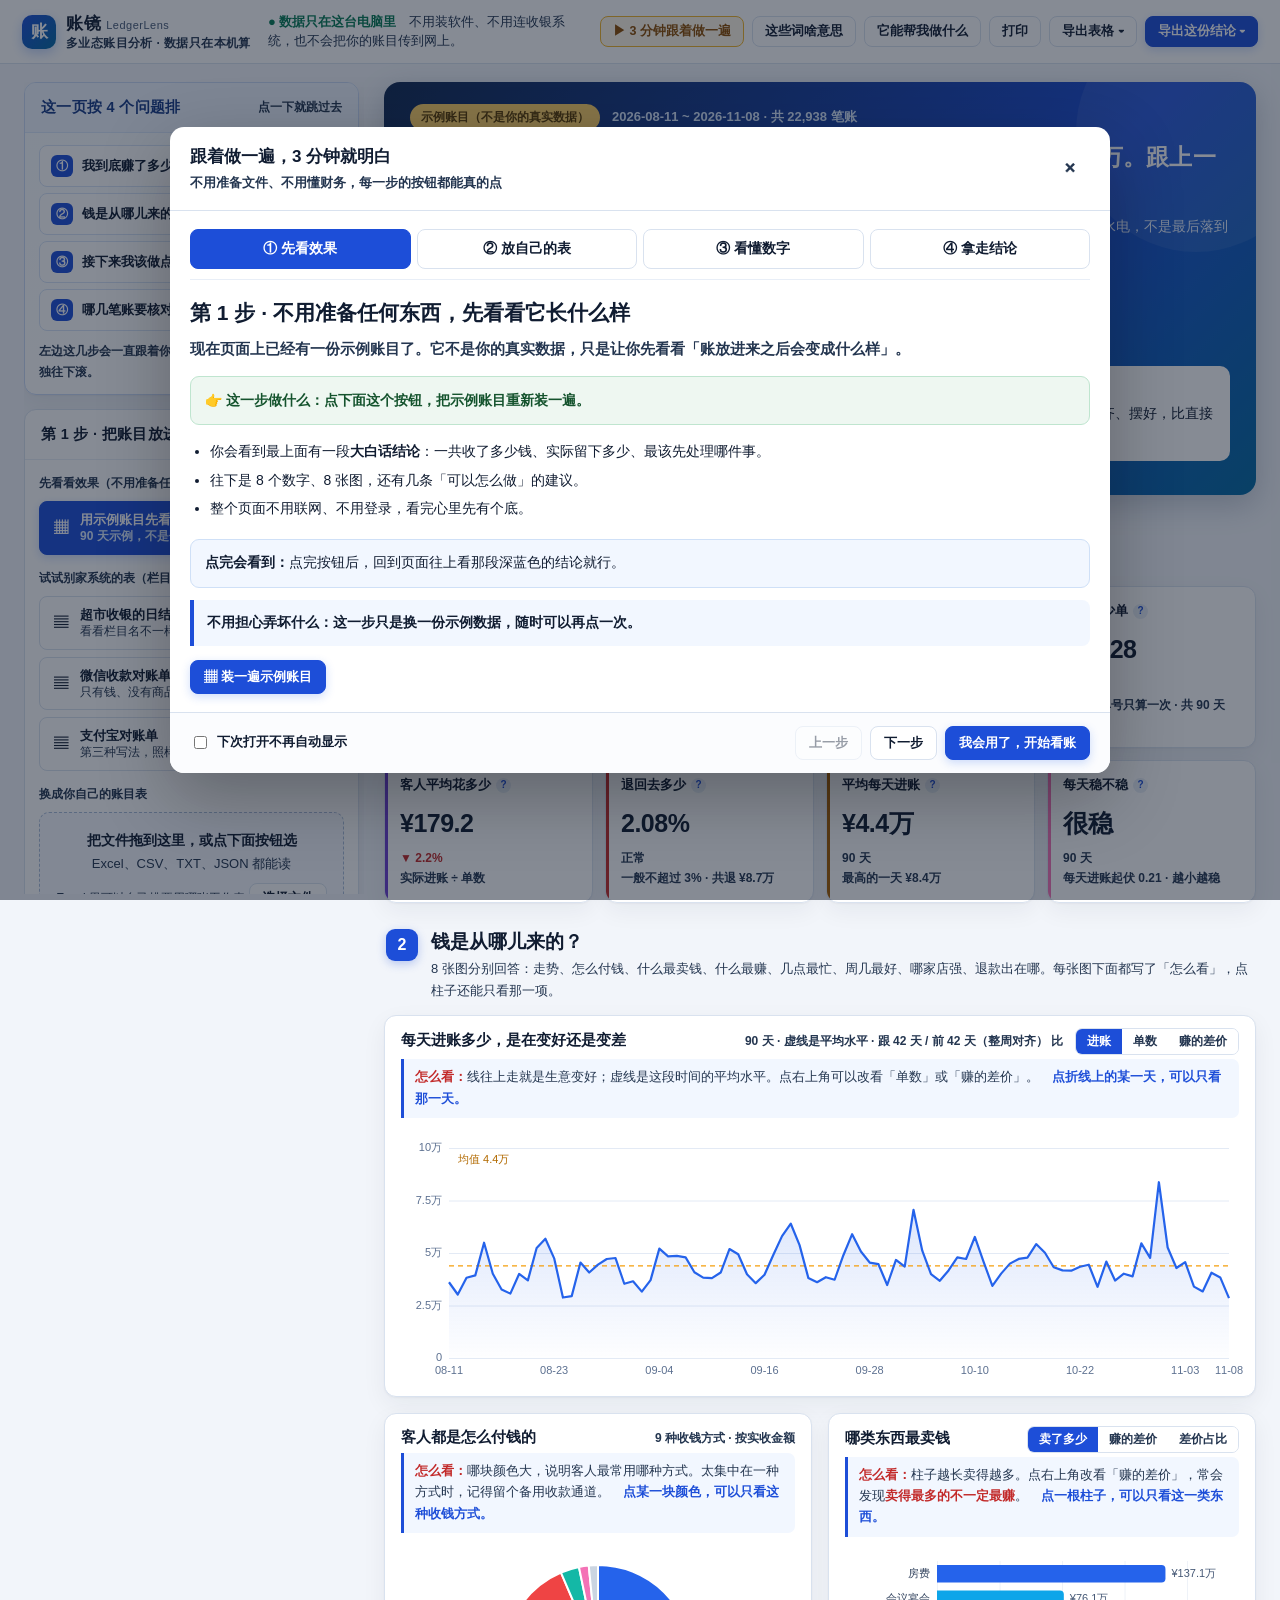
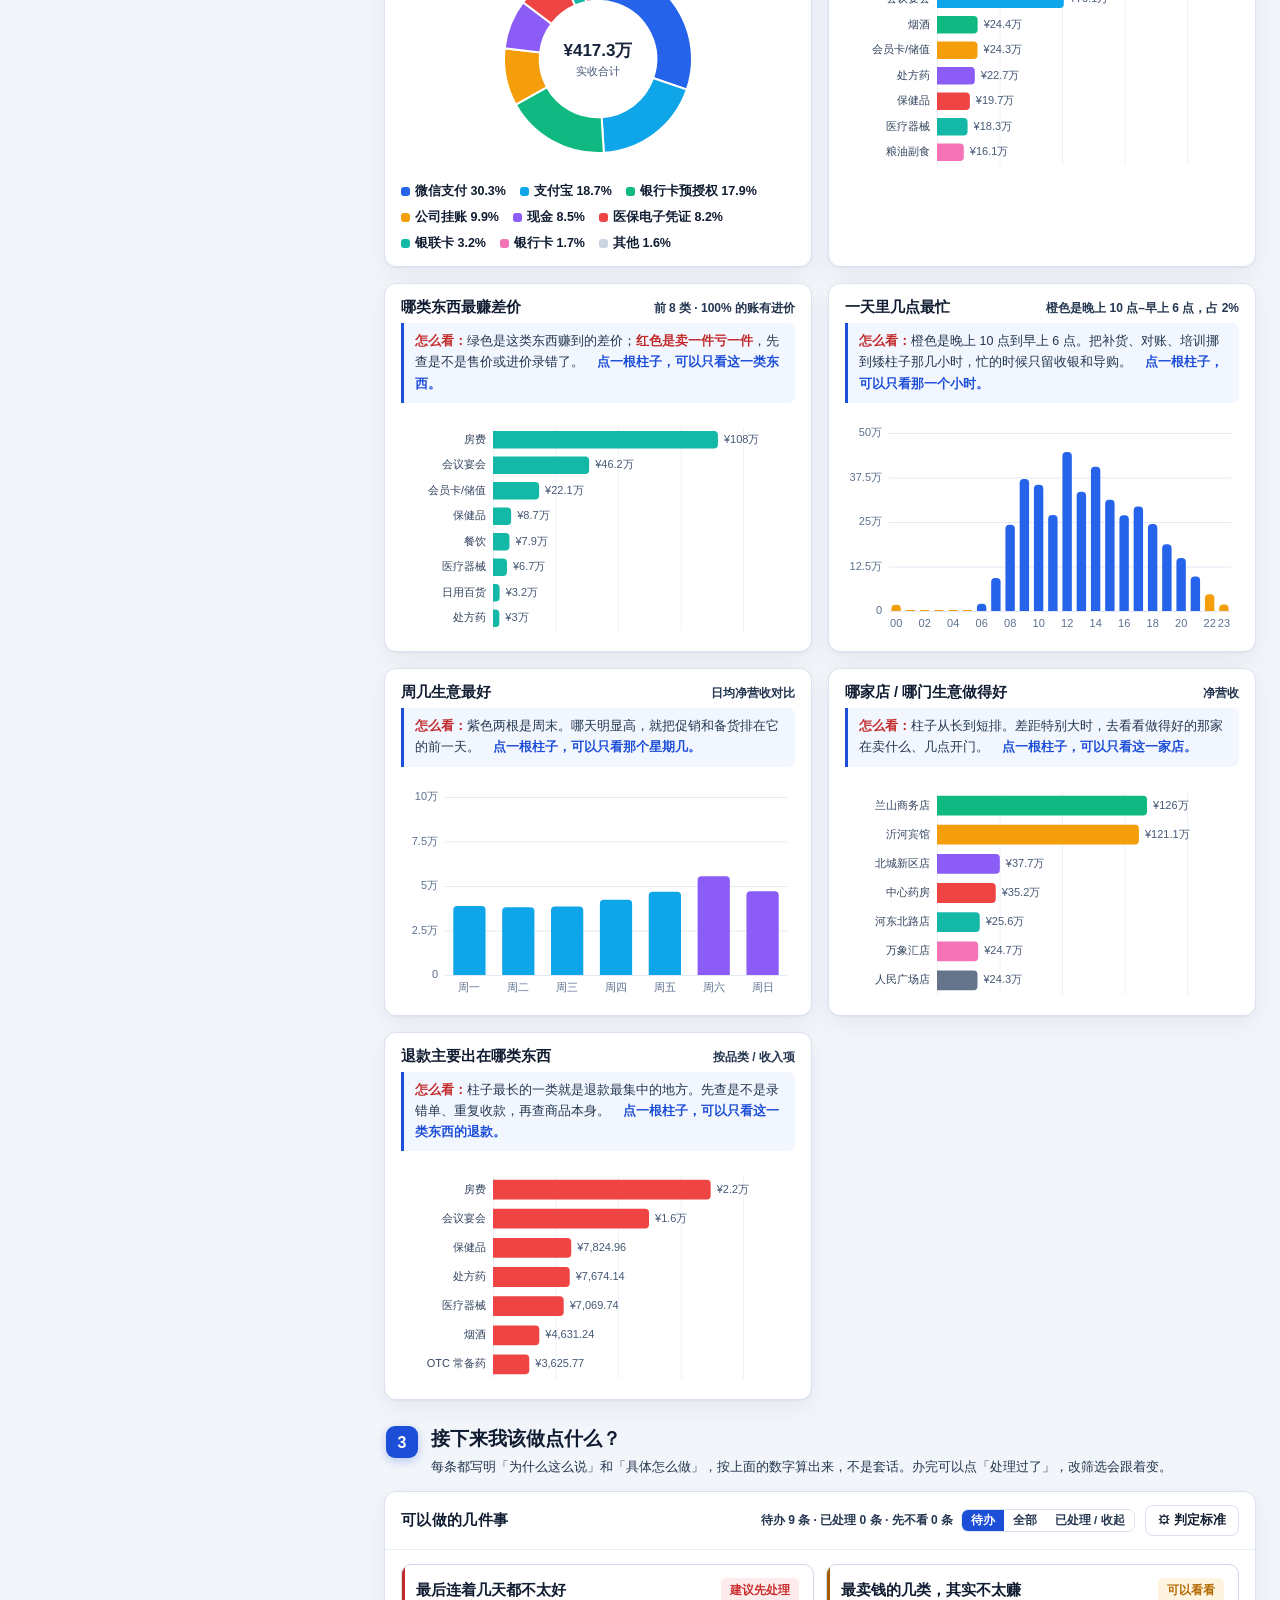
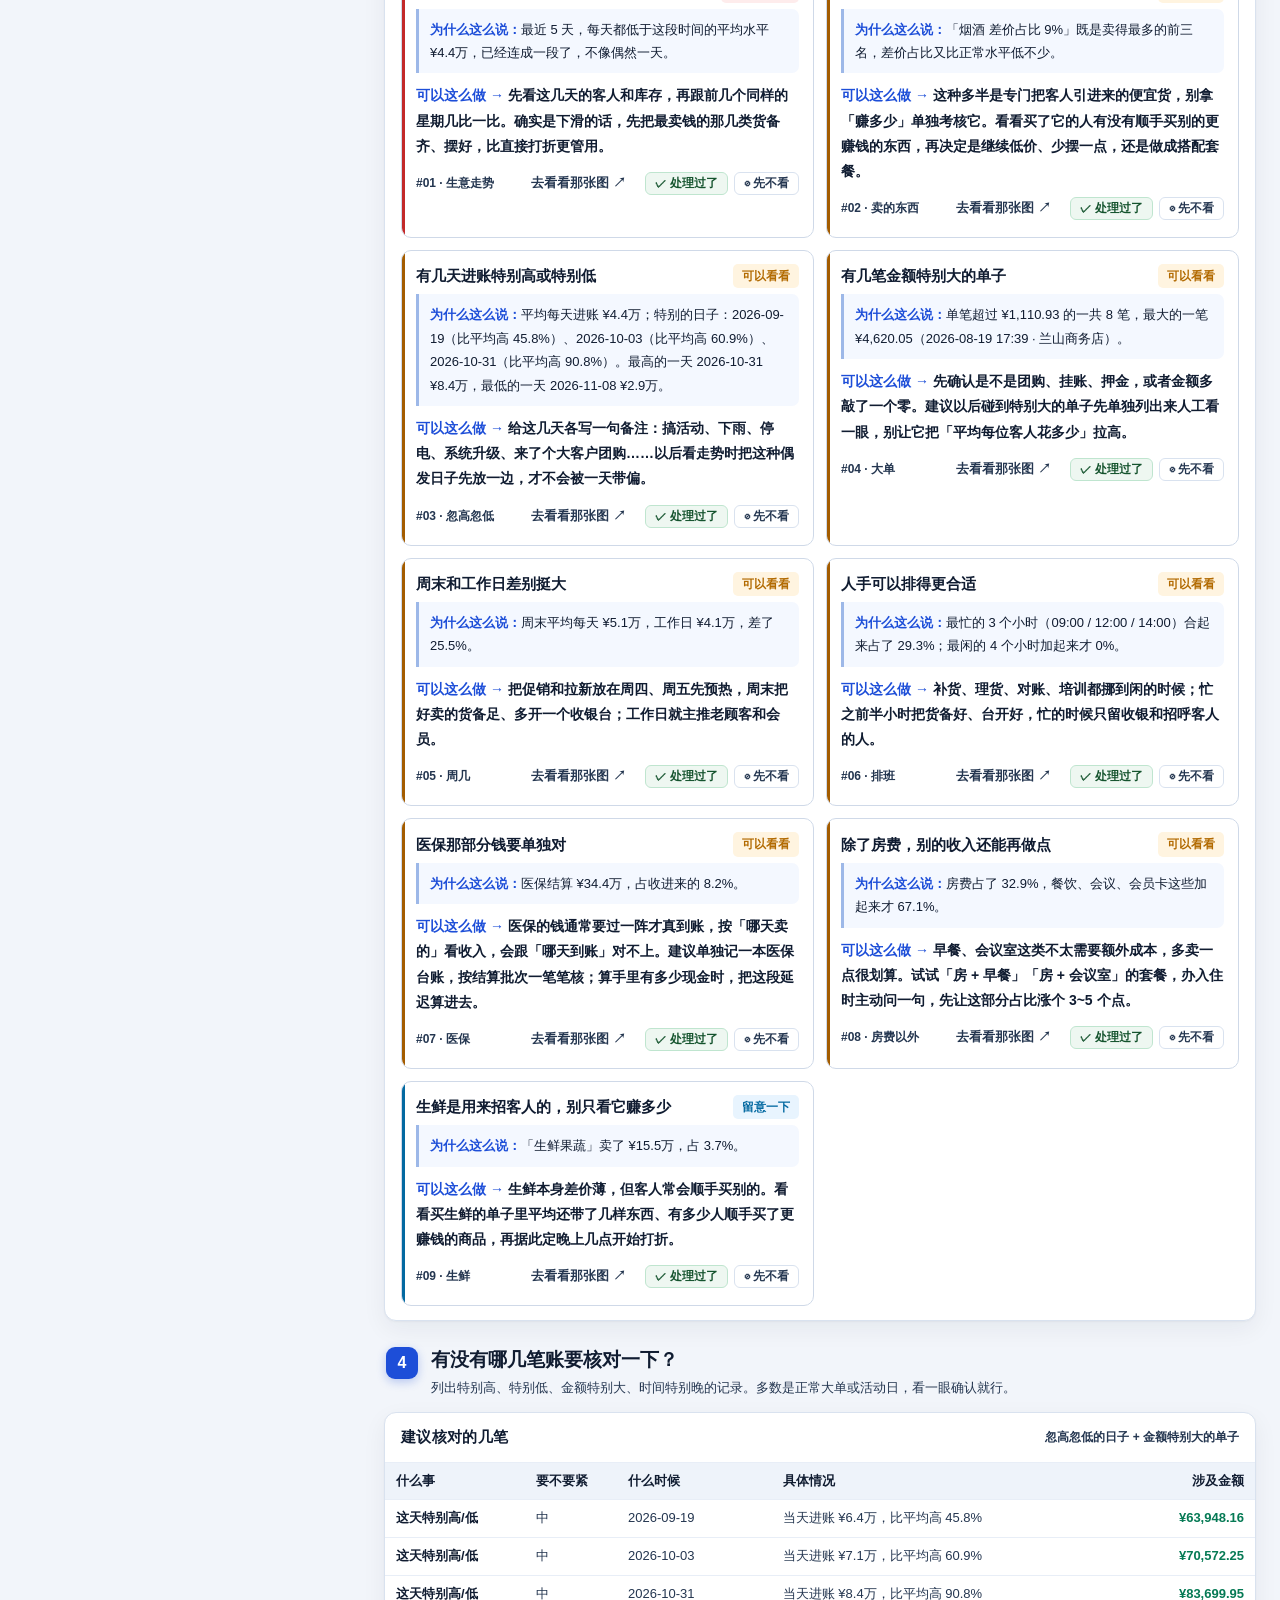
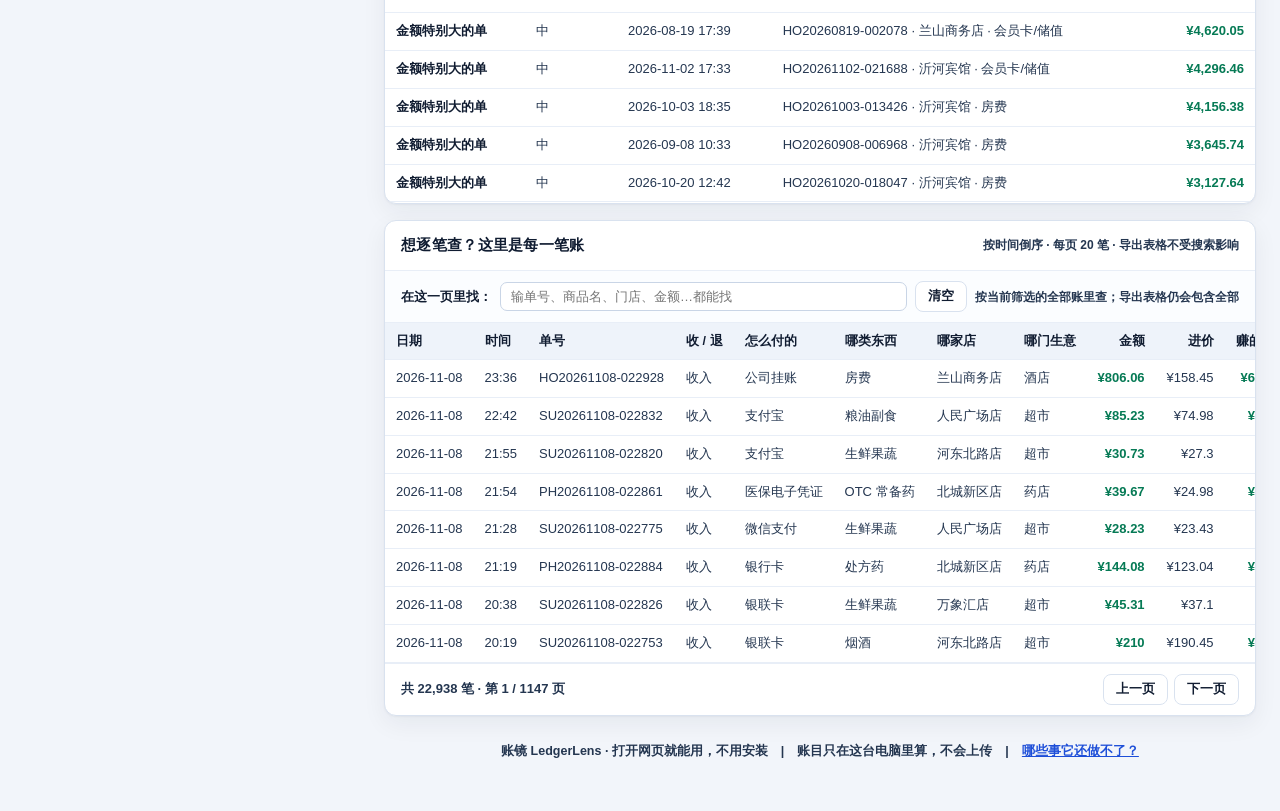
<file: index.html>
<!DOCTYPE html>
<html lang="zh-CN">
<head>
<meta charset="UTF-8">
<meta name="viewport" content="width=device-width, initial-scale=1.0">
<title>账镜 LedgerLens · 多业态账目分析</title>
<meta name="description" content="只吃收银系统导出的文件，把账目算清楚、画成图、说成人话。所有计算都在浏览器里完成。">
<meta name="theme-color" content="#1d4ed8">
<meta name="build-version" content="1.2.2">
<link rel="icon" type="image/svg+xml" href="./assets/favicon.svg">
<link rel="manifest" href="./manifest.webmanifest">
<link rel="stylesheet" href="./assets/app.css?v=1.2.2">
</head>
<body>

<div class="topbar">
  <div class="logo">
    <div class="logo-mark">账</div>
    <div><h1>账镜 <span style="font-size:11px;color:var(--muted);font-weight:500">LedgerLens</span></h1><small>多业态账目分析 · 数据只在本机算</small></div>
  </div>
  <div class="top-note"><b>● 数据只在这台电脑里</b>　不用装软件、不用连收银系统，也不会把你的账目传到网上。</div>
  <div class="top-actions">
    <button class="btn sm guide-btn" id="btnGuide">▶ 3 分钟跟着做一遍</button>
    <button class="btn sm" id="btnGlossary">这些词啥意思</button>
    <button class="btn sm" id="btnFeatures">它能帮我做什么</button>
    <button class="btn sm" id="btnPrint">打印</button>
    <button class="btn sm" id="btnExportCsv">导出表格 ▾</button>
    <button class="btn sm primary" id="btnReport">导出这份结论 ▾</button>
  </div>
</div>

<div class="wrap">
  <!-- ============ 侧栏 ============ -->
  <div class="side">
    <div class="panel nav-panel">
      <div class="panel-h"><h3>这一页按 4 个问题排</h3><span class="hint">点一下就跳过去</span></div>
      <div class="panel-b">
        <div class="page-nav">
          <button class="hero-nav-btn" data-jump="secMoney"><b>①</b> 我到底赚了多少钱</button>
          <button class="hero-nav-btn" data-jump="secWhere"><b>②</b> 钱是从哪儿来的</button>
          <button class="hero-nav-btn" data-jump="secDo"><b>③</b> 接下来我该做点什么</button>
          <button class="hero-nav-btn" data-jump="secCheck"><b>④</b> 哪几笔账要核对一下</button>
        </div>
                <div class="nav-tip wide-only">左边这几步会一直跟着你；框里内容多，鼠标放上去能单独往下滚。</div>
        <div class="nav-tip narrow-only">下面按 4 个问题排，点一下直接跳到那一节。</div>
      </div>
    </div>

    <div class="panel">
      <div class="panel-h"><h3>第 1 步 · 把账目放进来</h3><span class="hint">不用连系统</span></div>
      <div class="panel-b">
        <div class="sect-label">先看看效果（不用准备任何文件）</div>
        <div class="src-list">
          <button class="btn block primary" id="btnDemo"><span class="ico">▦</span><span>用示例账目先看一遍<small>90 天示例，不是你的真实账目</small></span></button>
        </div>

        <div class="sect-label">试试别家系统的表（栏目名不一样也能认）</div>
        <div class="src-list">
          <button class="btn block" data-sample="pos"><span class="ico">▤</span><span>超市收银的日结表<small>看看栏目名不一样会怎样</small></span></button>
          <button class="btn block" data-sample="wechat"><span class="ico">▤</span><span>微信收款对账单<small>只有钱、没有商品，也能分析</small></span></button>
          <button class="btn block" data-sample="alipay"><span class="ico">▤</span><span>支付宝对账单<small>第三种写法，照样认得出来</small></span></button>
        </div>

        <div class="sect-label">换成你自己的账目表</div>
        <div class="drop" id="dropZone">
          <b>把文件拖到这里，或点下面按钮选</b>
          Excel、CSV、TXT、JSON 都能读<br>
          <span style="font-size:12px">Excel 里可以自己挑要用哪张工作表</span>
          <button class="btn sm" id="btnPick" style="margin-top:8px">选择文件</button>
          <input type="file" id="fileInput" multiple accept=".csv,.tsv,.txt,.json,.xlsx" style="display:none">
        </div>
        <div class="src-list">
          <button class="btn block" id="btnPaste"><span class="ico">▧</span><span>从 Excel 复制粘贴<small>框选一片格子，Ctrl+C 过来就行</small></span></button>
          <button class="btn block" id="btnSampleCsv"><span class="ico">↓</span><span>下载一张空白示例表<small>照着这个格式整理你自己的账</small></span></button>
          <button class="btn block" id="btnSampleXlsx"><span class="ico">↓</span><span>下载示例 Excel<small>带进价列，拖回来就能看到赚了多少</small></span></button>
        </div>
        <div class="srcinfo" id="sourceInfo"><b>现在看的是：</b>示例账目<br>放进来你自己的表之后，这里会写清楚是哪份文件。</div>
      </div>
    </div>

    <div class="panel">
      <div class="panel-h"><h3>第 2 步 · 只看你想看的部分</h3><button class="btn ghost sm" id="btnResetFilter">全部重置</button></div>
      <div class="panel-b">
        <div class="field-row">
          <div class="field"><label>开始日期</label><input type="date" id="filterFrom"></div>
          <div class="field"><label>结束日期</label><input type="date" id="filterTo"></div>
        </div>
        <div class="field"><label>哪种生意</label><select id="filterBiz"><option value="all">全部生意</option></select></div>
        <div class="field"><label>门店</label><select id="filterStore"><option value="">全部门店</option></select></div>
        <div class="field"><label>支付方式</label><select id="filterPay"><option value="">全部支付方式</option></select></div>
        <div class="field"><label>哪类商品 / 收入</label><select id="filterCat"><option value="">全部品类</option></select></div>
        <div class="field"><label>报告上写谁的名字（可留空）</label><input id="reportAuthor" placeholder="比如：王店长 / 财务小李"></div>
        <div class="srcinfo" id="filterInfo">—</div>
        <div class="filter-chips" id="filterChips"></div>
      </div>
    </div>

    <div class="panel">
      <div class="panel-h"><h3>关于现在这份账</h3></div>
      <div class="panel-b">
        <div class="srcinfo" id="adapterInfo">
          <b>能读的表：</b>Excel（.xlsx）、CSV、TXT、JSON、从 Excel 粘贴<br>
          <b>栏目名不用改：</b>各家系统叫法不同也没关系，放进来时确认一次就行<br>
          <b>少了列也能算：</b>有「数量 + 单价」就能算出金额；有「进价」或「毛利」就能算赚了多少
        </div>
        <details class="tech-fold">
          <summary>给懂技术的人：字段与扩展说明</summary>
          <div class="srcinfo" style="margin-top:8px">
            统一账目模型 16 字段：日期 / 时间 / 单号 / 金额 / 单价 / 成本金额 / 单位成本 / 毛利额 / 收支方向 / 支付方式 / 品类 / 商品 / 数量 / 门店 / 会员 / 业态。<br>
            自研 XLSX 解析（ZIP + DEFLATE + XML）；采集层与分析层解耦，OCR / 只读库 / 厂商 API 为预留扩展位，本版未实现。
          </div>
        </details>
        <button class="btn sm block" id="btnClearData" style="margin-top:10px">清空我的账目，回到示例</button>
      </div>
    </div>
  </div>

  <!-- ============ 主区 ============ -->
  <div class="main">

    <!-- ===== 一句话结论：进页面第一眼就知道怎么回事 ===== -->
    <div class="hero" id="heroBox">
      <div class="hero-top">
        <span class="hero-badge" id="heroBadge">示例账目</span>
        <span class="hero-period" id="heroPeriod"></span>
      </div>
      <h2 id="heroTitle">正在算…</h2>
      <p class="hero-sub" id="heroSub"></p>
      <div class="hero-nums" id="heroNums"></div>
      <div class="hero-todo" id="heroTodo"></div>
    </div>

    <div class="sec-head" id="secMoney">
      <span class="sec-no">1</span>
      <div><h2>我到底赚了多少钱？</h2><p>下面 8 个数字按你选的时间范围算出来。绿色表示在变好，红色表示要留神。</p></div>
    </div>
    <div class="kpis" id="kpiRow"></div>

    <div class="sec-head" id="secWhere">
      <span class="sec-no">2</span>
      <div><h2>钱是从哪儿来的？</h2><p>8 张图分别回答：走势、怎么付钱、什么最卖钱、什么最赚、几点最忙、周几最好、哪家店强、退款出在哪。每张图下面都写了「怎么看」，点柱子还能只看那一项。</p></div>
    </div>
    <div class="charts" id="chartsArea">
      <div class="chart-box span2" id="boxTrend">
        <div class="chart-h">
          <h3>每天进账多少，是在变好还是变差</h3>
          <div style="display:flex;align-items:center;gap:12px">
            <span class="sub" id="trendSub">—</span>
            <div class="seg" id="segTrend"><button class="on" data-v="net">进账</button><button data-v="orders">单数</button><button data-v="profit">赚的差价</button></div>
          </div>
        </div>
        <div class="chart-note"><b>怎么看：</b>线往上走就是生意变好；虚线是这段时间的平均水平。点右上角可以改看「单数」或「赚的差价」。<span class="drill">　点折线上的某一天，可以只看那一天。</span></div>
        <div class="chart-c tall"><canvas id="chartTrend" aria-label="每天进账金额的趋势折线图"></canvas></div>
      </div>

      <div class="chart-box" id="boxPay">
        <div class="chart-h"><h3>客人都是怎么付钱的</h3><span class="sub" id="paySub">按实收金额</span></div>
        <div class="chart-note"><b>怎么看：</b>哪块颜色大，说明客人最常用哪种方式。太集中在一种方式时，记得留个备用收款通道。<span class="drill">　点某一块颜色，可以只看这种收钱方式。</span></div>
        <div class="chart-c"><canvas id="chartPay" aria-label="各种付款方式占比的环形图"></canvas></div>
        <div class="legend" id="payLegend"></div>
      </div>

      <div class="chart-box" id="boxCat">
        <div class="chart-h">
          <h3>哪类东西最卖钱</h3>
          <div class="seg" id="segCat"><button class="on" data-v="net">卖了多少</button><button data-v="profit">赚的差价</button><button data-v="margin">差价占比</button></div>
        </div>
        <div class="chart-note"><b>怎么看：</b>柱子越长卖得越多。点右上角改看「赚的差价」，常会发现<b>卖得最多的不一定最赚</b>。<span class="drill">　点一根柱子，可以只看这一类东西。</span></div>
        <div class="chart-c"><canvas id="chartCat" aria-label="各类商品销售额排行柱状图"></canvas></div>
      </div>

      <div class="chart-box" id="boxProfit">
        <div class="chart-h"><h3>哪类东西最赚差价</h3><span class="sub" id="profitSub">毛利额 TOP 8 · 负值表示倒挂</span></div>
        <div class="chart-note"><b>怎么看：</b>绿色是这类东西赚到的差价；<b>红色是卖一件亏一件</b>，先查是不是售价或进价录错了。<span class="drill">　点一根柱子，可以只看这一类东西。</span></div>
        <div class="chart-c"><canvas id="chartProfit" aria-label="各类商品赚到的差价柱状图"></canvas></div>
      </div>

      <div class="chart-box" id="boxHour">
        <div class="chart-h"><h3>一天里几点最忙</h3><span class="sub" id="hourSub">按成交小时</span></div>
        <div class="chart-note"><b>怎么看：</b>橙色是晚上 10 点到早上 6 点。把补货、对账、培训挪到矮柱子那几小时，忙的时候只留收银和导购。<span class="drill">　点一根柱子，可以只看那一个小时。</span></div>
        <div class="chart-c"><canvas id="chartHour" aria-label="一天各小时进账金额柱状图"></canvas></div>
      </div>

      <div class="chart-box" id="boxWeek">
        <div class="chart-h"><h3>周几生意最好</h3><span class="sub">日均净营收对比</span></div>
        <div class="chart-note"><b>怎么看：</b>紫色两根是周末。哪天明显高，就把促销和备货排在它的前一天。<span class="drill">　点一根柱子，可以只看那个星期几。</span></div>
        <div class="chart-c"><canvas id="chartWeek" aria-label="一周各天平均进账柱状图"></canvas></div>
      </div>

      <div class="chart-box" id="boxStore">
        <div class="chart-h"><h3>哪家店 / 哪门生意做得好</h3><span class="sub">净营收</span></div>
        <div class="chart-note"><b>怎么看：</b>柱子从长到短排。差距特别大时，去看看做得好的那家在卖什么、几点开门。<span class="drill">　点一根柱子，可以只看这一家店。</span></div>
        <div class="chart-c"><canvas id="chartStore" aria-label="各门店进账对比柱状图"></canvas></div>
      </div>

      <div class="chart-box" id="boxRefund">
        <div class="chart-h"><h3>退款主要出在哪类东西</h3><span class="sub">按品类 / 收入项</span></div>
        <div class="chart-note"><b>怎么看：</b>柱子最长的一类就是退款最集中的地方。先查是不是录错单、重复收款，再查商品本身。<span class="drill">　点一根柱子，可以只看这一类东西的退款。</span></div>
        <div class="chart-c"><canvas id="chartRefund" aria-label="各类商品退款金额柱状图"></canvas></div>
      </div>
    </div>

    <div class="sec-head" id="secDo">
      <span class="sec-no">3</span>
      <div><h2>接下来我该做点什么？</h2><p>每条都写明「为什么这么说」和「具体怎么做」，按上面的数字算出来，不是套话。办完可以点「处理过了」，改筛选会跟着变。</p></div>
    </div>
    <div class="panel" id="boxSuggest">
      <div class="panel-h"><h3>可以做的几件事</h3><div class="sug-hint-wrap"><span class="hint" id="sugHint">按当前账目自动重算</span><button class="btn sm" id="btnRules">⚙ 判定标准</button></div></div>
      <div class="panel-b"><div class="sug-grid" id="suggestList"></div></div>
    </div>

    <div class="sec-head" id="secCheck">
      <span class="sec-no">4</span>
      <div><h2>有没有哪几笔账要核对一下？</h2><p>列出特别高、特别低、金额特别大、时间特别晚的记录。多数是正常大单或活动日，看一眼确认就行。</p></div>
    </div>
    <div class="panel" id="boxAnomaly">
      <div class="panel-h"><h3>建议核对的几笔</h3><span class="hint">忽高忽低的日子 + 金额特别大的单子</span></div>
      <div class="tbl-wrap"><table id="anomalyTable"></table></div>
    </div>

    <div class="panel">
      <div class="panel-h"><h3>想逐笔查？这里是每一笔账</h3><span class="hint" id="detailHint">按时间倒序 · 当前筛选结果</span></div>
      <div class="detail-bar">
        <span class="detail-bar-label">在这一页里找：</span>
        <input id="detailSearch" placeholder="输单号、商品名、门店、金额…都能找" autocomplete="off">
        <button class="btn sm" id="btnClearSearch">清空</button>
        <span class="detail-bar-note">按当前筛选的全部账里查；导出表格仍会包含全部</span>
      </div>
      <div class="tbl-wrap"><table id="detailTable"></table></div>
      <div class="pager">
        <span id="pageInfo">—</span>
        <span style="display:flex;gap:6px">
          <button class="btn sm" id="btnPrev">上一页</button>
          <button class="btn sm" id="btnNext">下一页</button>
        </span>
      </div>
    </div>

    <div class="foot-note">账镜 LedgerLens · 打开网页就能用，不用安装　|　账目只在这台电脑里算，不会上传　|　<a href="#" id="btnAboutFoot">哪些事它还做不了？</a></div>
  </div>
</div>

<div id="tooltip"></div>

<!-- ===== 字段映射弹窗 ===== -->
<div class="mask" id="mapModal">
  <div class="modal">
    <div class="modal-h">
      <div><h3>字段映射 · 把任意表头翻译成统一账目模型</h3><p id="mapSub">已自动识别，可手动修正；同一套表头下次会自动套用</p></div>
      <button class="btn ghost sm" data-close="mapModal">✕</button>
    </div>
    <div class="modal-b">
      <div class="sheet-row" id="sheetRow" style="display:none">
        <label>工作表</label><select id="sheetSelect"></select>
        <span class="hint">切换工作表后会按新表头重新识别字段</span>
      </div>
      <div class="sheet-row import-row">
        <label>这次怎么放</label>
        <select id="importMode">
          <option value="append">接在后面，重复的自动跳过</option>
          <option value="replace">用这份换掉现在的</option>
        </select>
        <label>金额符号</label>
        <select id="currencySel">
          <option value="¥">¥ 人民币</option><option value="$">$ 美元</option>
          <option value="€">€ 欧元</option><option value="£">£ 英镑</option>
          <option value="">不显示符号</option>
        </select>
        <span class="hint">同一笔账重复放进来会自动跳过；金额符号只是改个显示，不会帮你换算汇率</span>
      </div>
      <div class="notice" id="mapNotice">系统已根据表头同义词库自动猜测字段含义。<b>日期</b>与<b>金额</b>为必需字段，其余可留空。</div>
      <div class="map-grid" id="mapGrid"></div>
      <div class="preview">
        <h4>原始文件前 5 行</h4>
        <div class="tbl-wrap" style="max-height:170px"><table id="rawPreview"></table></div>
      </div>
      <div class="preview">
        <h4>映射结果预览（统一模型）</h4>
        <div class="tbl-wrap" style="max-height:170px"><table id="mapPreview"></table></div>
      </div>
    </div>
    <div class="modal-f">
      <label class="chk"><input type="checkbox" id="chkSaveTpl" checked> 记住这套表头的映射模板</label>
      <div style="display:flex;gap:8px">
        <button class="btn" data-close="mapModal">取消</button>
        <button class="btn primary" id="btnApplyMap">确认并分析</button>
      </div>
    </div>
  </div>
</div>

<!-- ===== 粘贴弹窗 ===== -->
<div class="mask" id="pasteModal">
  <div class="modal sm">
    <div class="modal-h"><div><h3>粘贴表格文本</h3><p>Excel / WPS 里框选区域后 Ctrl+C，直接粘贴到下面</p></div><button class="btn ghost sm" data-close="pasteModal">✕</button></div>
    <div class="modal-b">
      <div class="notice">第一行会被当作表头。支持制表符（从 Excel 粘贴）、逗号、分号分隔，也支持 JSON 数组。</div>
      <textarea class="paste" id="pasteText" placeholder="交易日期	单据编号	实收金额	结算方式	商品分类	门店名称&#10;2026-11-08	S001	128.50	微信支付	生鲜果蔬	万象汇店"></textarea>
    </div>
    <div class="modal-f"><span class="hint" style="font-size:11px;color:var(--muted)">数据仅在本机解析</span><div style="display:flex;gap:8px"><button class="btn" data-close="pasteModal">取消</button><button class="btn primary" id="btnParsePaste">解析并映射</button></div></div>
  </div>
</div>

<!-- ===== 使用演示（分步引导） ===== -->
<div class="mask" id="guideModal">
  <div class="modal">
    <div class="modal-h">
      <div><h3>跟着做一遍，3 分钟就明白</h3><p>不用准备文件、不用懂财务，每一步的按钮都能真的点</p></div>
      <button class="btn ghost sm" id="btnGuideX">✕</button>
    </div>
    <div class="modal-b">
      <div class="guide-tabs" id="guideTabs"></div>
      <div class="guide-body" id="guideBody"></div>
    </div>
    <div class="modal-f">
      <label class="chk"><input type="checkbox" id="chkNoGuide"> 下次打开不再自动显示</label>
      <div style="display:flex;gap:8px">
        <button class="btn" id="btnGuidePrev">上一步</button>
        <button class="btn" id="btnGuideNext">下一步</button>
        <button class="btn primary" id="btnGuideClose">我会用了，开始看账</button>
      </div>
    </div>
  </div>
</div>

<!-- ===== 功能介绍 ===== -->
<div class="mask" id="featuresModal">
  <div class="modal">
    <div class="modal-h"><div><h3>它能帮我做什么</h3><p>用大白话说清楚，不用懂电脑也能看明白</p></div><button class="btn ghost sm" data-close="featuresModal">✕</button></div>
    <div class="modal-b about">
      <div class="feat-grid">
        <div class="feat"><h4>① 打开就能用，不用装、不用求厂商</h4>
          <p>打开网页就能用，也可以把离线版拷到电脑里双击打开。<b>不用安装软件、不用注册账号</b>，更不用去找收银系统厂商要接口和授权。超市、药店、酒店都能用。</p></div>
        <div class="feat"><h4>② 各家系统导出的表，都能放进来</h4>
          <p>Excel、CSV，或者从 Excel 里直接复制粘贴都行。栏目名叫「实收金额」还是「应结订单金额」都没关系，放进来时<b>确认一次栏目对应关系</b>就好，下次同样格式直接认得。同一份表重复放进来也不会把钱算两遍。</p></div>
        <div class="feat"><h4>③ 一眼看到：收了多少、赚了多少</h4>
          <p>最上面那段蓝色结论会直接告诉你一共收进多少、扣掉退款后留下多少、跟上一段比是好了还是淡了。下面 8 个数字都配了<b>大白话说明</b>，看不懂的词点「这些词啥意思」。</p></div>
        <div class="feat"><h4>④ 8 张图，每张都写了「怎么看」</h4>
          <p>生意走势、客人怎么付钱、哪类东西最卖钱、哪类最赚、几点最忙、周几最好、哪家店强、退款出在哪。<b>每张图下面都有一句人话提示</b>，不用学看图。<b>点一根柱子就能只看那一项</b>（比如只看「房费」或只看周三），点完左边会出现一个小标签，点 × 就退回来。</p></div>
        <div class="feat"><h4>⑤ 不只给数字，还告诉你下一步做啥</h4>
          <p>每条建议都写明<b>「为什么这么说」和「可以怎么做」</b>，全是能直接安排的动作，不是专业术语堆砌。办完了点「✓ 处理过了」，它会记下当时的数字；过几天在「已处理」里回看，能直接比「标记时 → 现在」有没有变。觉得提醒太碎，点建议区右上角的「⚙ 判定标准」把线调松一点就行。</p></div>
        <div class="feat"><h4>⑥ 结论能带走，数据不带走</h4>
          <p>一键导出<b>带封面的账目结论单</b>：门店、统计区间、对比区间、制表人、一句话结论、4 个大数字、已处理过的事都在第一页，在左栏第 2 步最下面填个制表人名字就能直接交出去。<b>网页 / Word / Markdown / PDF 四种格式随你挑</b>，离线能看、能打印。逐笔账也能直接<b>搜单号或商品名</b>，或导出<b>排好版、带合计的 Excel 表格</b>自己再算。所有计算都在这台电脑里完成，<b>账目不会上传到任何地方</b>，看完还能一键清空。</p></div>
      </div>
      <div class="notice"><b>最常用的一条路：</b>从收银后台导出日结表 → 拖进左侧 → 确认栏目（尤其看「进价」有没有对上）→ 看最上面那段结论和下面的建议 → 导出报告发给店长。换一家系统，只要重新认一次栏目名。<br><b>这版新增：</b>点柱子只看一项、逐笔搜单号、给建议标记「处理过了」、报告带封面、判定标准自己调，以及导出中心里 4 种报告格式和好看的 Excel 明细表。</div>

    </div>
    <div class="modal-f"><button class="btn" id="btnAboutFromFeat">哪些事它还做不了</button><button class="btn primary" data-close="featuresModal">知道了</button></div>
  </div>
</div>




<!-- ===== 判定标准（阈值可调） ===== -->
<div class="mask" id="rulesModal">
  <div class="modal">
    <div class="modal-h"><div><h3>判定标准 · 什么情况才提醒你</h3><p>这些数字决定「什么时候弹一条建议」。改完点保存，上面所有数字和建议会立刻重算。</p></div><button class="btn ghost sm" data-close="rulesModal">✕</button></div>
    <div class="modal-b">
      <div class="notice">举例：把「进账涨跌提醒线」从 5% 改成 10%，以后进账只掉了 6% 就不会再说「生意淡了」。标准存在<b>这台电脑</b>，换一台要重新设；随时可以恢复默认。</div>
      <div class="rules-groups" id="rulesGroups"></div>
    </div>
    <div class="modal-f">
      <button class="btn" id="btnRulesReset">恢复默认</button>
      <div style="display:flex;gap:8px"><button class="btn" data-close="rulesModal">取消</button><button class="btn primary" id="btnRulesSave">保存并重新算</button></div>
    </div>
  </div>
</div>

<!-- ===== 名词小词典（外行专用） ===== -->
<div class="mask" id="glossaryModal">
  <div class="modal sm">
    <div class="modal-h"><div><h3>这些词到底啥意思</h3><p>全是大白话，看完再回去看数字就不懵了</p></div><button class="btn ghost sm" data-close="glossaryModal">✕</button></div>
    <div class="modal-b about">
      <div class="notice"><b>一句话记住：</b>「收了多少钱」不等于「赚了多少钱」。收的钱里要扣掉退款，再扣掉进货成本，剩下的才叫赚的差价；房租、人工、水电还要再扣，那部分本工具暂时算不了。</div>
      <table class="glossary-tbl">
        <thead><tr><th>词</th><th>大白话解释</th></tr></thead>
        <tbody>
          <tr><td><b>净营收 / 进账</b></td><td>客人实际付进来的钱，扣掉退回去的钱和支出之后，真正留下的那部分。</td></tr>
          <tr><td><b>毛利额 / 赚的差价</b></td><td>卖价减去进货价，剩下的钱。<b>还没扣房租、人工、水电</b>，所以不等于最后落到口袋的利润。</td></tr>
          <tr><td><b>毛利率 / 差价占比</b></td><td>每收进来 100 元，里面大概有几元是差价。比如 30% 就是 100 元里有 30 元差价。</td></tr>
          <tr><td><b>成本 / 进价</b></td><td>你进货花掉的钱。表里没有这一列时，毛利就算不出来，会显示「—」而不是瞎猜一个 0。</td></tr>
          <tr><td><b>客单价</b></td><td>平均一位客人一次花了多少钱。总进账 ÷ 单数。</td></tr>
          <tr><td><b>有效订单数 / 单数</b></td><td>这段时间一共做了多少笔生意，同一个单号只算一次。</td></tr>
          <tr><td><b>退款率</b></td><td>收进来的钱里，有多少又退回给客人了。太高就要查是不是录错单或者商品有问题。</td></tr>
          <tr><td><b>日均</b></td><td>平均每天进账多少，把没开门的日子也算进去。</td></tr>
          <tr><td><b>环比 / 跟上期比</b></td><td>拿最近一段时间，跟前面同样长的一段时间比。为了公平，两边都按整周算，星期构成一样。</td></tr>
          <tr><td><b>成本覆盖率</b></td><td>有多少笔账是带进价的。比如 80%，就说明还有两成没记进价，算毛利时先把它们放在一边，不硬算。</td></tr>
          <tr><td><b>业态 / 生意类型</b></td><td>你做的是超市、药店还是酒店。不同生意的正常退款率、正常差价比例不一样，所以标准也不同。</td></tr>
          <tr><td><b>品类</b></td><td>东西的分类，比如「生鲜」「房费」「感冒药」。也用来分酒店里的房费、餐饮、会议等收入项。</td></tr>
          <tr><td><b>倒挂 / 卖一件亏一件</b></td><td>卖价还没进价高，这类东西卖得越多亏得越多，图上用红色标出来。</td></tr>
          <tr><td><b>引流品</b></td><td>本身不怎么赚钱、但能把客人引进来的东西（比如便宜的生鲜）。别只看它赚多少，要看它有没有带动别的商品。</td></tr>
        </tbody>
      </table>
      <div class="notice warn" style="margin-top:14px"><b>还有个容易弄错的地方：</b>金额符号（¥ / £ / €）只是改个显示，不会帮你换算汇率。如果一份表里混了几种钱，要先自己折成同一种再放进来。</div>
    </div>
    <div class="modal-f"><span></span><button class="btn primary" data-close="glossaryModal">明白了</button></div>
  </div>
</div>

<!-- ===== 关于弹窗 ===== -->
<div class="mask" id="aboutModal">
  <div class="modal sm">
    <div class="modal-h"><div><h3>哪些事它还做不了</h3><p>先说清楚边界，免得你白等</p></div><button class="btn ghost sm" data-close="aboutModal">✕</button></div>
    <div class="modal-b about">
      <p><b>一句话说清它是干什么的：</b>不进你的收银系统，只「吃它导出来的表」。把超市、药店、酒店后台导出的日结流水或对账单放进来，它帮你算清楚收了多少、赚了多少、哪里要留意、下一步做啥。<b>不需要厂商配合，也不需要网络。</b></p>
      <div class="notice"><b>它算的是「赚的差价」，不是最后落到口袋的钱。</b>卖价减进价就是差价，房租、人工、水电、平台抽成、税这些还没扣。要看净利，得另外有这些费用数据。</div>
      <ul>
        <li><b>现在能做：</b>读 Excel（.xlsx）、CSV、TXT、JSON 和从 Excel 粘贴；栏目名不一样也能认；重复导入自动跳过；可选金额符号；算营收、退款、差价、客人平均消费；画 8 张图（<b>点柱子能只看一项</b>）；逐笔搜单号；给大白话建议（<b>能标记已处理并回看数字</b>）；自己调判定标准；导出带封面的报告（网页 / Word / Markdown / PDF）和好看的 Excel 明细表。</li>
        <li><b>现在做不了：</b>老版 .xls、加了密码的 Excel、小票拍照识别、直接连数据库、厂商接口对接、实时到账、多人账号与权限、自动定时拉取、把建议派给某个人的任务系统。这些都是以后才考虑的事，不影响现在算账。判定标准只存在这台电脑，换一台要重新设。</li>
        <li><b>几个容易弄错的地方：</b>表里没写进价就算不出赚的差价（会显示「—」，不会瞎填 0）；金额符号只是改显示，<b>不会帮你换汇率</b>；一份表里混了几种货币，要先自己折成同一种；每品类各占一列的「宽表」要先整理成一行一笔才能放进来。</li>
        <li><b>数据在哪：</b>全部在你这台电脑的浏览器里算，不会上传。导入的账目和栏目对照记在本机，刷新还在，点左栏「清空我的账目」即可清掉。</li>
      </ul>
      <div class="notice warn"><b>想给多人用、每天自动更新、或者要留操作记录？</b>那就不是改几句话的事了，得另做一套带账号和服务端的版本。现在这个是「一台电脑、一两个人、每周导一次表」用的，别拿它当全公司的系统。</div>
    </div>
    <div class="modal-f"><span></span><button class="btn primary" data-close="aboutModal">知道了</button></div>
  </div>
</div>

<!-- ===== 导出中心：挑格式 ===== -->
<div class="mask" id="exportModal">
  <div class="modal export-modal">
    <div class="modal-h">
      <div><h3>导出 · 挑一个你顺手的格式</h3><p>全部在你自己的电脑里生成，账目不会上传</p></div>
      <button class="btn ghost sm" data-close="exportModal">✕</button>
    </div>
    <div class="modal-b">
      <div class="export-group" id="expGroupTable">
        <div class="eg-h"><span class="eg-no">一</span><div>
          <h4>每一笔账的表格</h4><p>按现在的筛选条件，共 <b id="expCount">—</b> 笔</p>
        </div></div>
        <div class="fmt-grid">
          <button class="fmt-card rec" id="fmtXlsx">
            <span class="fmt-ico">▦</span><b>好看的 Excel（.xlsx）</b>
            <small>推荐 · 列宽排好、首行冻结、表头蓝底白字、金额千分位、退款标红、末尾合计，还附一页「这些列什么意思」</small>
            <span class="fmt-tag">最好看</span>
          </button>
          <button class="fmt-card" id="fmtCsv">
            <span class="fmt-ico">≡</span><b>纯文本表格（.csv）</b>
            <small>给别的系统或脚本读；没有颜色和对齐，用 Excel / WPS 打开会比较朴素</small>
          </button>
        </div>
      </div>

      <div class="export-group" id="expGroupReport">
        <div class="eg-h"><span class="eg-no">二</span><div>
          <h4>账目结论单（带封面的那份）</h4><p>一句话结论、4 个大数字、8 张图、能做的事、已经处理过的事</p>
        </div></div>
        <div class="fmt-grid four">
          <button class="fmt-card rec" id="fmtHtml">
            <span class="fmt-ico">🌐</span><b>网页（.html）</b>
            <small>推荐 · 一个文件装下全部内容，双击就能看，离线也能打印</small>
            <span class="fmt-tag">最完整</span>
          </button>
          <button class="fmt-card" id="fmtDocx">
            <span class="fmt-ico">📄</span><b>Word（.docx）</b>
            <small>图表和建议都嵌进去，方便接着改文字、盖个章、发给同事</small>
          </button>
          <button class="fmt-card" id="fmtPdf">
            <span class="fmt-ico">🧾</span><b>PDF（打印另存）</b>
            <small>打开打印窗口，目标选「另存为 PDF」。中文和图表最保真</small>
          </button>
          <button class="fmt-card" id="fmtMd">
            <span class="fmt-ico">✎</span><b>Markdown（.md）</b>
            <small>纯文字，方便贴进笔记、文档系统或代码仓库；图用一句话速览代替</small>
          </button>
        </div>
      </div>

      <div class="notice"><b>关于 PDF：</b>这里不直接下载一个 .pdf 文件，而是打开你电脑自己的打印窗口，选「另存为 PDF」即可。这样中文不会乱码、8 张图都是彩色的，也不用装任何东西。全部过程仍在本机完成。</div>
    </div>
    <div class="modal-f"><span>所有文件都在本机生成 · 数据不上传</span><button class="btn primary sm" data-close="exportModal">关闭</button></div>
  </div>
</div>

<script src="./assets/app.js?v=1.2.2"></script>
<script>
/* PWA：只在 http(s) 下注册；file:// 的单文件版不注册 */
if ('serviceWorker' in navigator && /^https?:/.test(location.protocol)) {
  window.addEventListener('load', function () {
    navigator.serviceWorker.register('./sw.js?v=1.2.2').catch(function () {});
  });
}
</script>
</body>
</html>
</file>
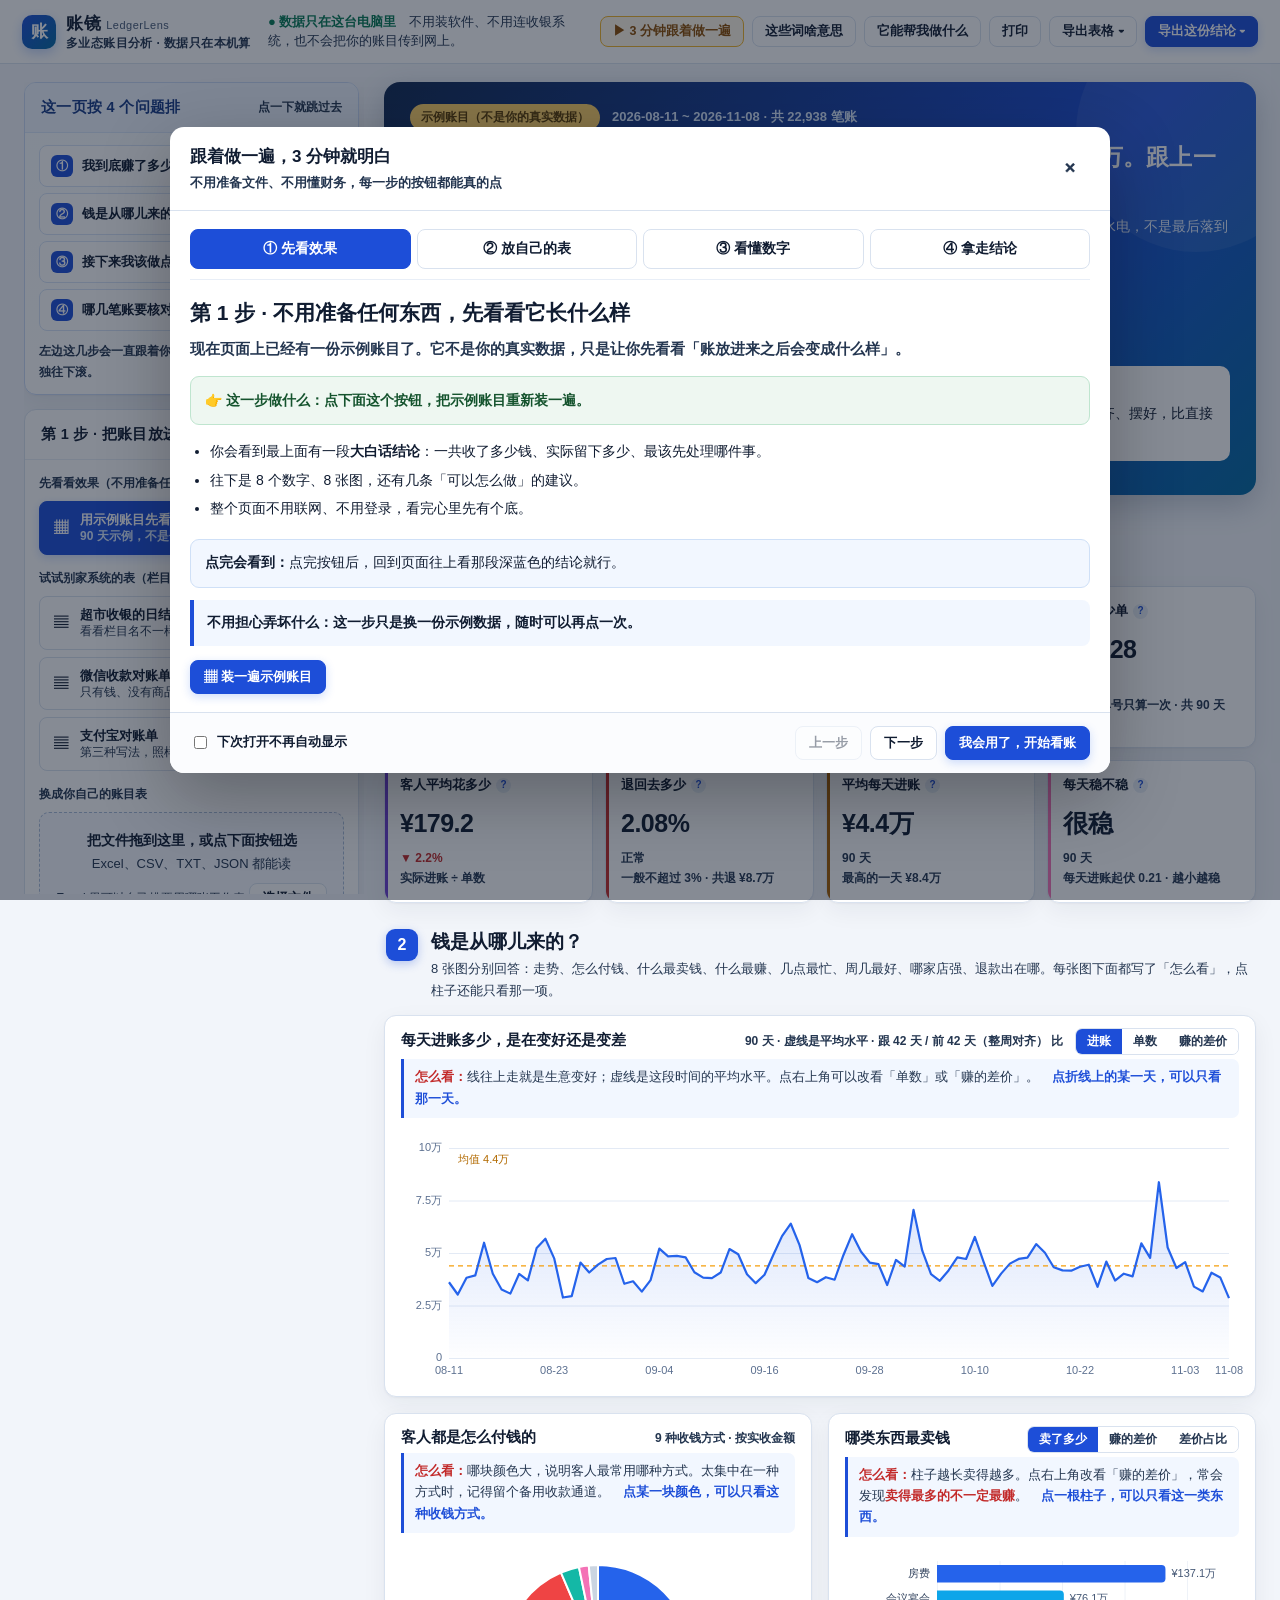
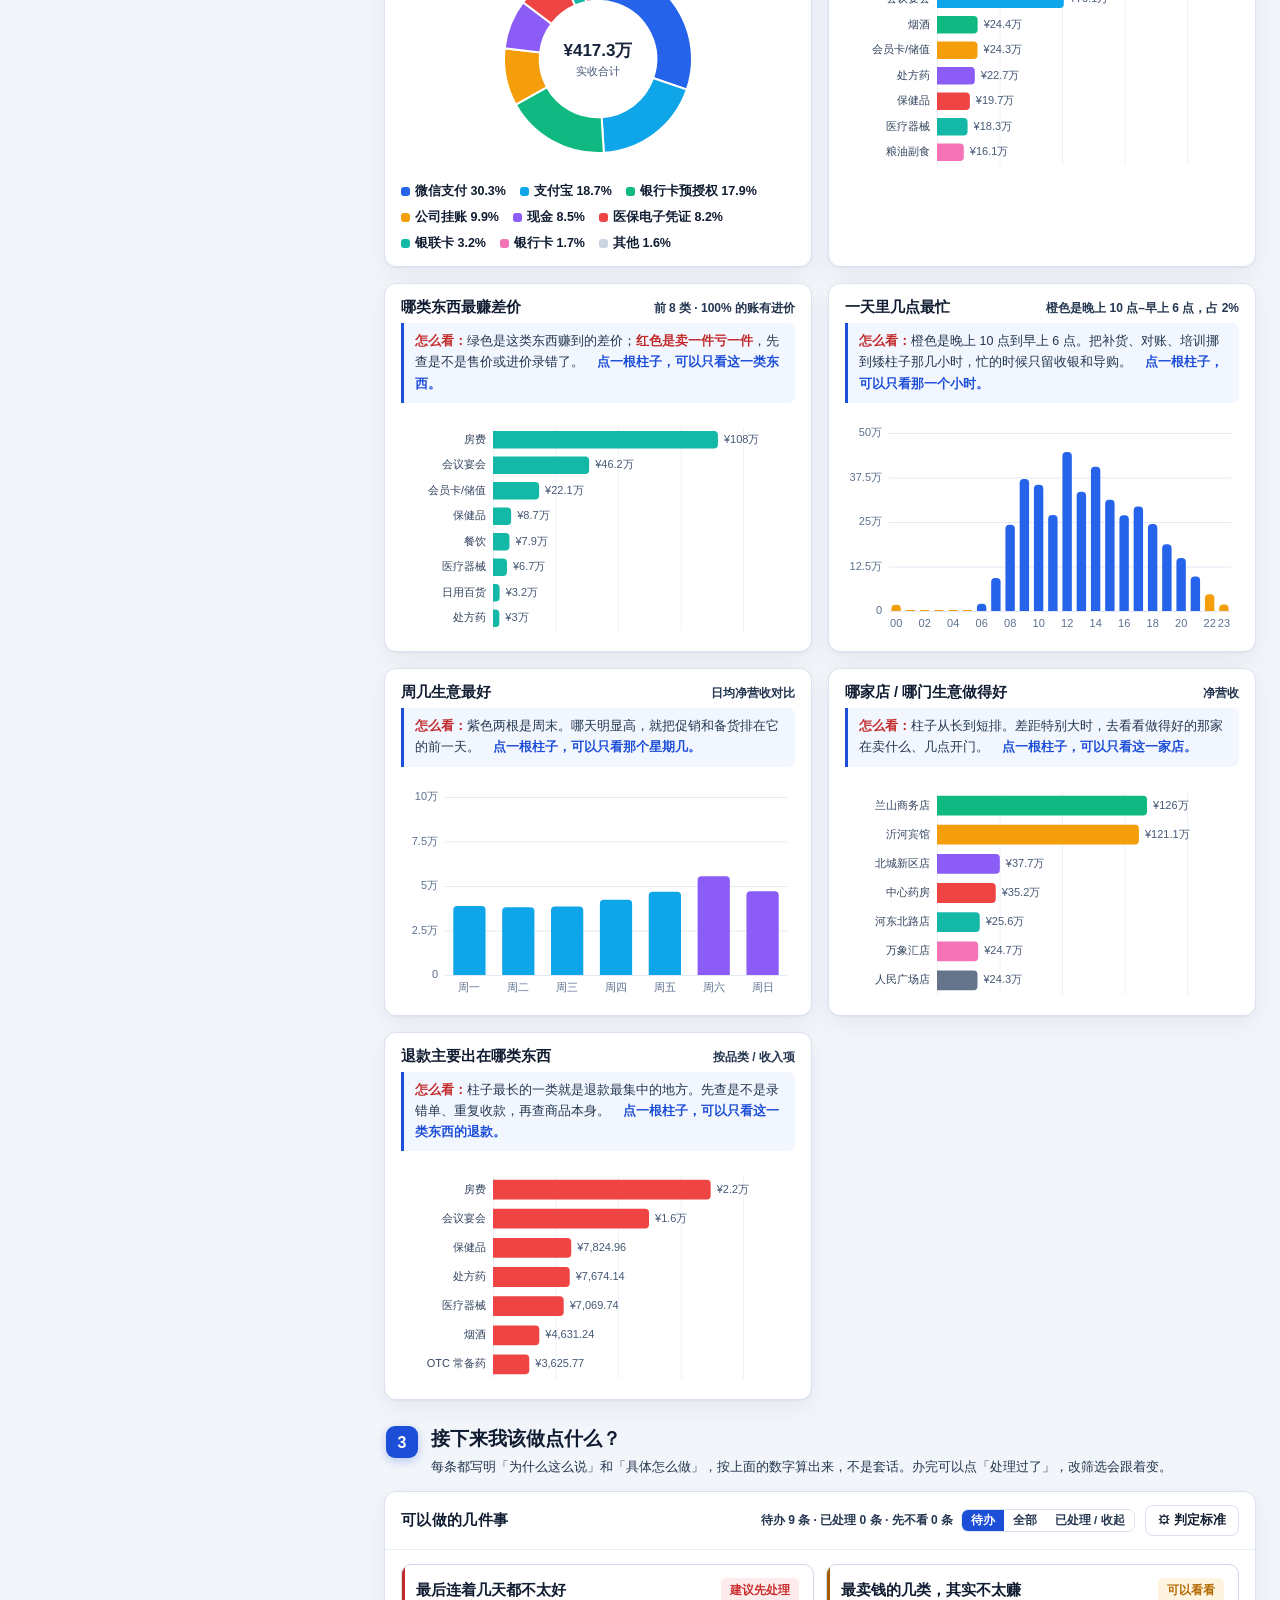
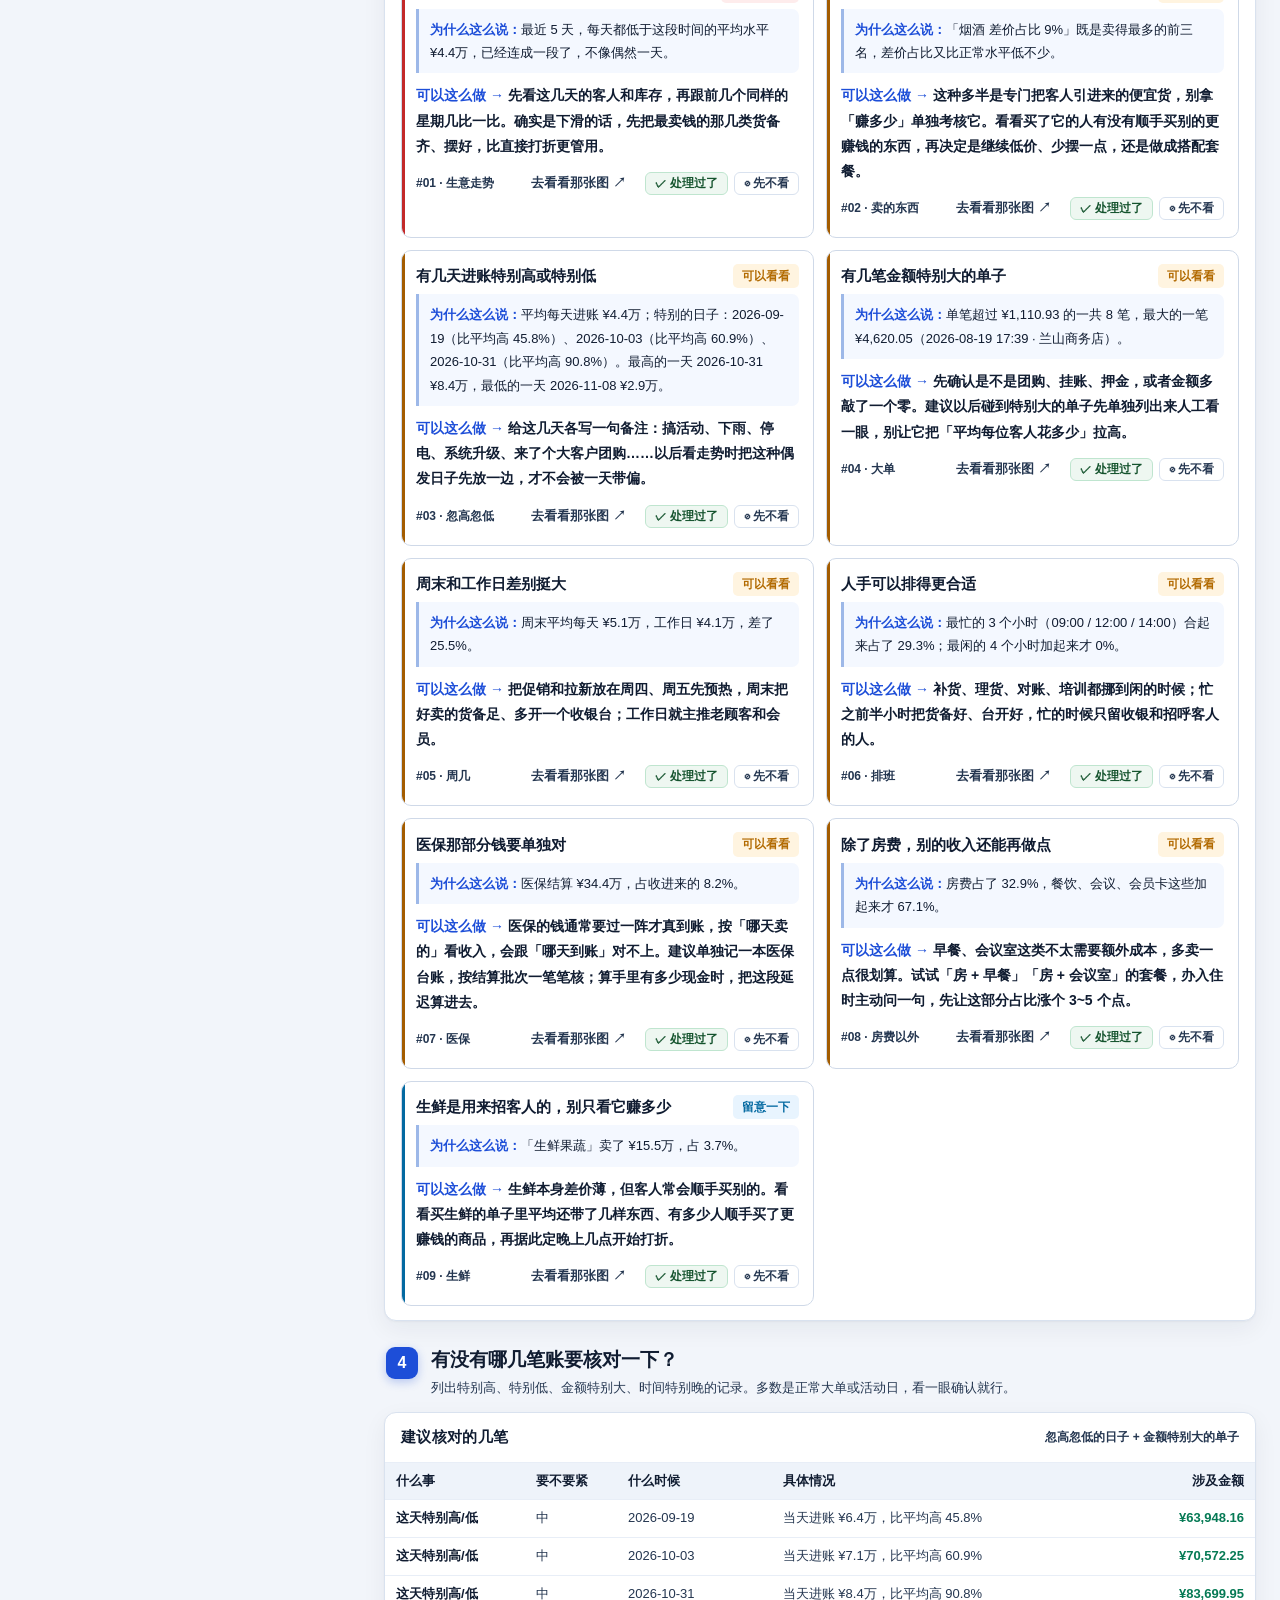
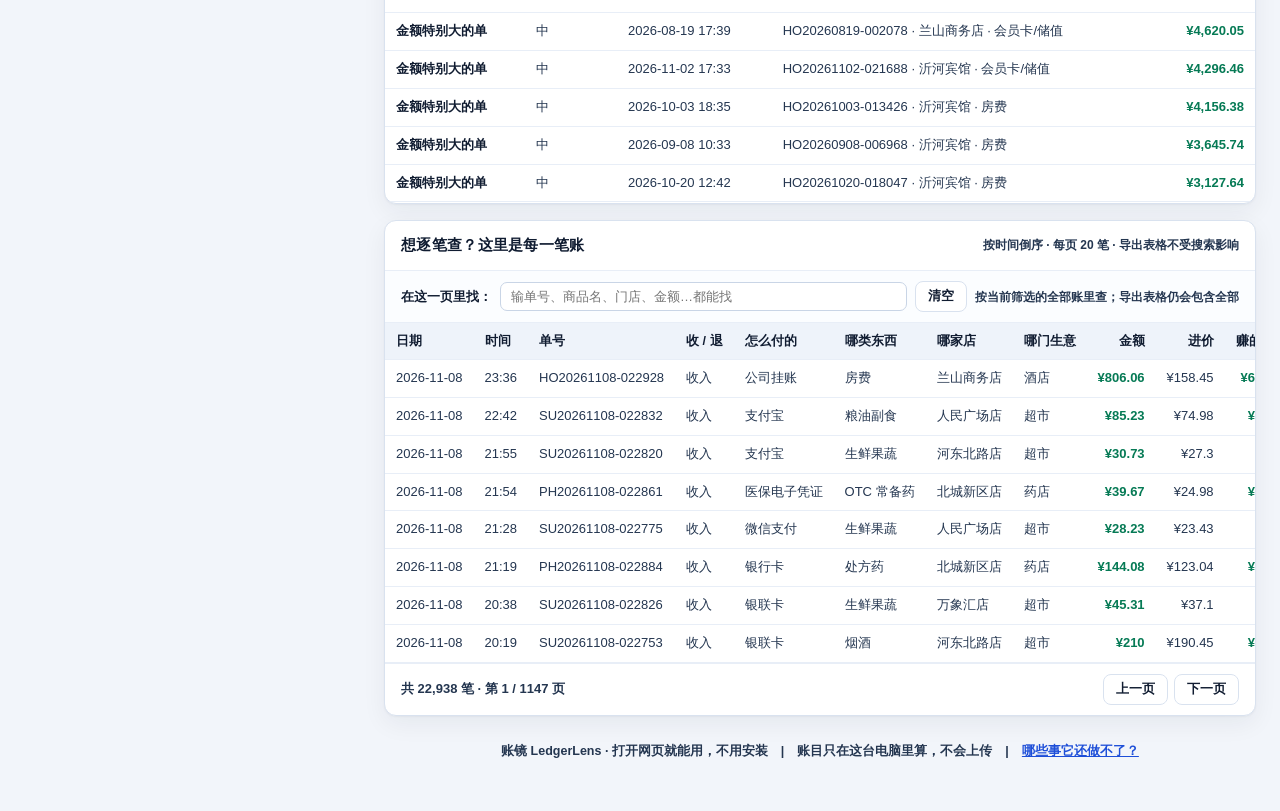
<file: 账镜-单文件版.html>
<!DOCTYPE html>
<html lang="zh-CN">
<head>
<meta charset="UTF-8">
<meta name="viewport" content="width=device-width, initial-scale=1.0">
<title>账镜 LedgerLens · 多业态账目分析</title>
<meta name="description" content="只吃收银系统导出的文件，把账目算清楚、画成图、说成人话。所有计算都在浏览器里完成。">
<meta name="theme-color" content="#1d4ed8">
<meta name="build-version" content="1.2.2-single">
<link rel="icon" href="data:image/svg+xml,%3Csvg%20xmlns%3D%22http%3A%2F%2Fwww.w3.org%2F2000%2Fsvg%22%20viewBox%3D%220%200%2064%2064%22%3E%3Crect%20width%3D%2264%22%20height%3D%2264%22%20rx%3D%2214%22%20fill%3D%22%231d4ed8%22%2F%3E%3Ctext%20x%3D%2232%22%20y%3D%2244%22%20text-anchor%3D%22middle%22%20font-size%3D%2234%22%20font-family%3D%22sans-serif%22%20font-weight%3D%22700%22%20fill%3D%22%23fff%22%3E%E8%B4%A6%3C%2Ftext%3E%3C%2Fsvg%3E">

<style>
/* ===== styles/01-base.css ===== */
:root{
  --bg:#f2f5fa; --card:#fff; --ink:#101c31; --ink2:#243650; --muted:#465976;
  --line:#d9e2ef; --line2:#e8eef7; --brand:#1d4ed8; --brand2:#0369a1;
  --ok:#067a55; --warn:#a35c00; --danger:#c22a2a; --violet:#6d3fd1;
  --shadow:0 1px 2px rgba(22,35,58,.04),0 8px 24px rgba(22,35,58,.06);
}
*{box-sizing:border-box}
html,body{margin:0;padding:0}
body{
  font-family:-apple-system,BlinkMacSystemFont,"PingFang SC","Microsoft YaHei","WenQuanYi Micro Hei",Arial,sans-serif;
  background:var(--bg); color:var(--ink); font-size:14px; line-height:1.6;
  -webkit-font-smoothing:antialiased;
}
button,input,select,textarea{font-family:inherit;font-size:inherit;color:inherit}
button{cursor:pointer}
a{color:var(--brand);text-decoration:none}

/* ---------- 顶栏 ---------- */
.topbar{
  position:sticky;top:0;z-index:40;display:flex;align-items:center;gap:16px;
  height:64px;padding:0 22px;background:rgba(255,255,255,.94);backdrop-filter:blur(10px);
  border-bottom:1px solid var(--line);
}
.logo{display:flex;align-items:center;gap:10px;min-width:230px}
.logo-mark{
  width:34px;height:34px;border-radius:10px;display:grid;place-items:center;color:#fff;font-weight:800;font-size:17px;
  background:linear-gradient(135deg,var(--brand),var(--brand2));box-shadow:0 4px 12px rgba(37,99,235,.28)
}
.logo h1{margin:0;font-size:17px;letter-spacing:.5px}
.logo small{display:block;font-size:11px;color:var(--muted);letter-spacing:.4px;margin-top:-3px}
.top-note{font-size:12px;color:var(--muted);flex:1;line-height:1.4}
.top-note b{color:var(--ok);font-weight:600}
.top-actions{display:flex;gap:8px;flex-wrap:wrap}

.btn{
  border:1px solid var(--line);background:#fff;border-radius:8px;padding:7px 13px;
  font-size:13px;font-weight:500;transition:.16s;white-space:nowrap
}
.btn:hover{border-color:var(--brand);color:var(--brand);transform:translateY(-1px)}
.btn.primary{background:var(--brand);border-color:var(--brand);color:#fff;box-shadow:0 3px 10px rgba(37,99,235,.22)}
.btn.primary:hover{background:#1d4ed8;color:#fff}
.btn.ghost{background:transparent;border-color:transparent;color:var(--muted)}
.btn.ghost:hover{background:var(--line2);color:var(--ink)}
.btn:disabled{opacity:.42;cursor:not-allowed;transform:none}
.btn.sm{padding:5px 10px;font-size:12px}
.btn.block{width:100%;text-align:left;display:flex;align-items:center;gap:9px}
.btn.block .ico{width:20px;text-align:center;font-size:14px}
.btn.block small{display:block;color:var(--muted);font-size:11px;font-weight:400;line-height:1.3}

/* ---------- 布局 ---------- */
.wrap{display:grid;grid-template-columns:272px minmax(0,1fr);gap:18px;padding:18px 22px 60px;max-width:1680px;margin:0 auto}
.side{min-width:0}
.main{min-width:0}
.panel{background:var(--card);border:1px solid var(--line);border-radius:12px;box-shadow:var(--shadow);margin-bottom:16px;overflow:hidden}
.panel-h{padding:13px 16px;border-bottom:1px solid var(--line2);display:flex;align-items:center;justify-content:space-between;gap:8px}
.panel-h h3{margin:0;font-size:13px;font-weight:700;letter-spacing:.3px}
.panel-h .hint{font-size:11px;color:var(--muted);font-weight:400}
.panel-b{padding:14px 16px}
.side .panel-b{padding:12px 13px}

.sect-label{font-size:11px;color:var(--muted);font-weight:700;letter-spacing:1px;margin:2px 0 8px;text-transform:uppercase}
.src-list{display:flex;flex-direction:column;gap:7px;margin-bottom:14px}
.src-list .btn.block{padding:9px 11px}

.drop{
  border:1.5px dashed #cbd7ea;border-radius:10px;padding:16px 12px;text-align:center;
  color:var(--muted);font-size:12px;background:#fafbfe;transition:.16s;margin-bottom:12px
}
.drop.over{border-color:var(--brand);background:#eef4ff;color:var(--brand)}
.drop b{display:block;color:var(--ink2);font-size:13px;margin-bottom:3px}

.field{margin-bottom:11px}
.field label{display:block;font-size:11px;color:var(--muted);margin-bottom:4px;font-weight:600}
.field select,.field input{width:100%;border:1px solid var(--line);border-radius:7px;padding:7px 9px;background:#fff;outline:none;font-size:13px}
.field select:focus,.field input:focus{border-color:var(--brand);box-shadow:0 0 0 3px rgba(37,99,235,.1)}
.field-row{display:grid;grid-template-columns:1fr 1fr;gap:8px}

.srcinfo{font-size:11px;color:var(--muted);line-height:1.65;background:#f8fafd;border-radius:8px;padding:9px 10px;border:1px solid var(--line2);word-break:break-all}
.srcinfo b{color:var(--ink2)}
.badge{display:inline-block;padding:1px 7px;border-radius:20px;font-size:10px;font-weight:700;letter-spacing:.3px}
.badge.ok{background:#e7f8f1;color:#07845c}
.badge.gray{background:#eef2f8;color:var(--muted)}

/* ---------- KPI ---------- */
.kpis{display:grid;grid-template-columns:repeat(4,minmax(0,1fr));gap:12px;margin-bottom:16px}
.kpi{background:var(--card);border:1px solid var(--line);border-radius:12px;padding:14px 15px;box-shadow:var(--shadow);position:relative;overflow:hidden;min-width:0}
.kpi::before{content:"";position:absolute;left:0;top:0;bottom:0;width:3px;background:var(--brand)}
.kpi.c2::before{background:var(--brand2)} .kpi.c3::before{background:var(--violet)}
.kpi.c4::before{background:var(--danger)} .kpi.c5::before{background:var(--ok)} .kpi.c6::before{background:var(--warn)}
.kpi.c7::before{background:#14b8a6} .kpi.c8::before{background:#f472b6}
.kpi .k-label{font-size:11px;color:var(--muted);font-weight:600;white-space:nowrap;overflow:hidden;text-overflow:ellipsis}
.kpi .k-val{font-size:22px;font-weight:750;letter-spacing:-.5px;margin:5px 0 2px;white-space:nowrap;overflow:hidden;text-overflow:ellipsis}
.kpi .k-sub{font-size:11px;color:var(--muted);display:flex;align-items:center;gap:5px;white-space:nowrap;overflow:hidden}
.trend-up{color:var(--ok);font-weight:700} .trend-down{color:var(--danger);font-weight:700} .trend-flat{color:var(--muted)}

/* ---------- 图表 ---------- */
.charts{display:grid;grid-template-columns:repeat(2,minmax(0,1fr));gap:16px;margin-bottom:16px}
.chart-box{background:var(--card);border:1px solid var(--line);border-radius:12px;box-shadow:var(--shadow);overflow:hidden;transition:box-shadow .25s,border-color .25s}
.chart-box.span2{grid-column:span 2}
.chart-box.flash{border-color:var(--brand);box-shadow:0 0 0 4px rgba(37,99,235,.14)}
.chart-h{padding:12px 16px 4px;display:flex;align-items:baseline;justify-content:space-between;gap:10px}
.chart-h h3{margin:0;font-size:13px;font-weight:700}
.chart-h .sub{font-size:11px;color:var(--muted)}
.chart-c{position:relative;padding:6px 12px 12px;height:238px}
.chart-c canvas{width:100%;height:100%;display:block}
.chart-c.tall{height:268px}
.legend{display:flex;flex-wrap:wrap;gap:6px 14px;padding:0 16px 13px;font-size:11px;color:var(--ink2)}
.legend i{display:inline-block;width:9px;height:9px;border-radius:3px;margin-right:5px;vertical-align:middle}
.legend span b{color:var(--ink);font-weight:700}
.seg{display:inline-flex;border:1px solid var(--line);border-radius:7px;overflow:hidden}
.seg button{border:0;background:#fff;padding:3px 10px;font-size:11px;color:var(--muted)}
.seg button.on{background:var(--brand);color:#fff}

#tooltip{
  position:fixed;z-index:99;pointer-events:none;display:none;background:rgba(18,30,52,.94);color:#fff;
  padding:8px 11px;border-radius:8px;font-size:12px;line-height:1.6;box-shadow:0 6px 20px rgba(0,0,0,.2);white-space:nowrap
}
#tooltip b{color:#8fc0ff}

/* ---------- 建议 ---------- */
.sug-grid{display:grid;grid-template-columns:repeat(2,minmax(0,1fr));gap:12px}
.sug{border:1px solid var(--line);border-radius:10px;padding:13px 14px;background:#fff;position:relative;overflow:hidden;transition:.18s}
.sug:hover{transform:translateY(-2px);box-shadow:0 8px 20px rgba(22,35,58,.08)}
.sug::before{content:"";position:absolute;left:0;top:0;bottom:0;width:3px;background:var(--muted)}
.sug.high::before{background:var(--danger)} .sug.mid::before{background:var(--warn)}
.sug.low::before{background:var(--brand2)} .sug.good::before{background:var(--ok)}
.sug-top{display:flex;align-items:center;gap:8px;margin-bottom:6px;flex-wrap:wrap}
.sug-top h4{margin:0;font-size:13.5px;font-weight:700;flex:1;min-width:120px}
.lv{font-size:10px;font-weight:700;padding:2px 7px;border-radius:5px;white-space:nowrap}
.lv.high{background:#feecec;color:#c92a2a} .lv.mid{background:#fff4e0;color:#b26a00}
.lv.low{background:#e8f4fe;color:#0369a1} .lv.good{background:#e7f8f1;color:#07845c}
.sug p{margin:0 0 7px;font-size:12.5px;color:var(--ink2)}
.sug .ev{font-size:11.5px;color:var(--muted);background:#f7f9fd;border-radius:6px;padding:6px 9px;margin-bottom:8px;line-height:1.55}
.sug .act{font-size:12.5px;color:var(--ink);font-weight:600;line-height:1.6}
.sug .act em{font-style:normal;color:var(--brand)}
.sug .foot{margin-top:9px;display:flex;justify-content:space-between;align-items:center;font-size:11px;color:var(--muted)}

/* ---------- 表格 ---------- */
.tbl-wrap{overflow:auto;max-height:340px}
table{border-collapse:collapse;width:100%;font-size:12px}
th,td{padding:8px 11px;text-align:left;border-bottom:1px solid var(--line2);white-space:nowrap}
th{background:#f8fafd;color:var(--muted);font-weight:700;font-size:11px;position:sticky;top:0;z-index:1}
tbody tr:hover{background:#f7faff}
td.num{text-align:right;font-variant-numeric:tabular-nums}
.pos{color:var(--ok);font-weight:600} .neg{color:var(--danger);font-weight:600}
.empty{padding:26px;text-align:center;color:var(--muted);font-size:12px}
.pager{display:flex;align-items:center;justify-content:space-between;padding:10px 16px;font-size:12px;color:var(--muted);border-top:1px solid var(--line2)}

/* ---------- 弹窗 ---------- */
.mask{position:fixed;inset:0;background:rgba(14,24,42,.5);z-index:60;display:none;align-items:center;justify-content:center;padding:20px}
.mask.show{display:flex}
.modal{background:#fff;border-radius:14px;width:min(940px,100%);max-height:88vh;display:flex;flex-direction:column;box-shadow:0 24px 70px rgba(0,0,0,.28);overflow:hidden}
.modal.sm{width:min(620px,100%)}
.modal-h{padding:16px 20px;border-bottom:1px solid var(--line);display:flex;justify-content:space-between;align-items:center}
.modal-h h3{margin:0;font-size:15px}
.modal-h p{margin:3px 0 0;font-size:11.5px;color:var(--muted)}
.modal-b{padding:18px 20px;overflow:auto;flex:1}
.modal-f{padding:13px 20px;border-top:1px solid var(--line);display:flex;justify-content:space-between;align-items:center;gap:10px;background:#fbfcfe}
.map-grid{display:grid;grid-template-columns:repeat(3,minmax(0,1fr));gap:10px}
.map-item{border:1px solid var(--line);border-radius:9px;padding:9px 11px;background:#fcfdff}
.map-item.req{border-color:#fbc7c7;background:#fffafa}
.map-item label{display:block;font-size:11.5px;font-weight:700;margin-bottom:5px}
.map-item label i{color:var(--danger);font-style:normal}
.map-item .alias{font-size:10px;color:var(--muted);display:block;margin-bottom:6px;line-height:1.4;height:28px;overflow:hidden}
.map-item select{width:100%;border:1px solid var(--line);border-radius:6px;padding:5px 7px;font-size:12px;background:#fff;outline:none}
.preview{margin-top:18px}
.preview h4{font-size:12px;margin:0 0 8px;color:var(--ink2)}
textarea.paste{width:100%;height:240px;border:1px solid var(--line);border-radius:9px;padding:12px;font-family:ui-monospace,Consolas,monospace;font-size:12px;resize:vertical;outline:none}
textarea.paste:focus{border-color:var(--brand)}
.notice{background:#eef4ff;border:1px solid #d7e5ff;color:#1e40af;border-radius:8px;padding:9px 12px;font-size:12px;margin-bottom:14px;line-height:1.6}
.notice.warn{background:#fff8e8;border-color:#f8e2b0;color:#8a5a00}
.chk{display:flex;align-items:center;gap:7px;font-size:12px;color:var(--ink2);cursor:pointer}
.chk input{accent-color:var(--brand)}
.about p{font-size:13px;color:var(--ink2);line-height:1.85;margin:0 0 12px}
.about ul{font-size:12.5px;color:var(--ink2);line-height:1.9;padding-left:20px;margin:0 0 12px}
.about code{background:#f1f4f9;padding:1px 5px;border-radius:4px;font-size:11.5px}
.sheet-row{display:flex;align-items:center;gap:10px;background:#f4f8ff;border:1px solid #dbe7ff;border-radius:8px;padding:9px 12px;margin-bottom:12px;font-size:12px}
.sheet-row label{font-weight:700;color:var(--ink2);white-space:nowrap}
.sheet-row select{border:1px solid var(--line);border-radius:6px;padding:5px 9px;font-size:12px;background:#fff;min-width:180px;outline:none}
.sheet-row .hint{color:var(--muted);font-size:11px}
.sheet-row.import-row{flex-wrap:wrap;background:#f8fafc;border-color:var(--line2)}
.sheet-row.import-row select{min-width:150px}
.sheet-row.import-row .hint{flex-basis:100%;padding-left:0}
/* 引导 */
.guide-tabs{display:flex;gap:6px;margin-bottom:16px;border-bottom:1px solid var(--line2);padding-bottom:10px}
.guide-tabs button{flex:1;border:1px solid var(--line);background:#fff;border-radius:8px;padding:8px 6px;font-size:12px;color:var(--muted);transition:.16s}
.guide-tabs button.on{background:var(--brand);border-color:var(--brand);color:#fff;font-weight:700}
.guide-body{min-height:290px}
.guide-body h4{font-size:17px;margin:0 0 6px}
.guide-body .lead{color:var(--muted);font-size:12.5px;margin:0 0 16px}
.guide-body ul{padding-left:20px;font-size:13px;line-height:2;color:var(--ink2);margin:0 0 16px}
.guide-body .tip{background:#f7f9fd;border-left:3px solid var(--brand);padding:10px 13px;font-size:12.5px;color:var(--ink2);border-radius:0 8px 8px 0;line-height:1.8;margin-bottom:14px}
.guide-body .tip b{color:var(--brand)}
/* 功能卡片 */
.feat-grid{display:grid;grid-template-columns:repeat(2,minmax(0,1fr));gap:12px;margin-bottom:14px}
.feat{border:1px solid var(--line);border-radius:10px;padding:13px 14px;background:#fcfdff}
.feat h4{margin:0 0 7px;font-size:13px;color:var(--ink)}
.feat p{margin:0;font-size:12.2px;line-height:1.85;color:var(--ink2)}
.feat b{color:var(--brand)}

.foot-note{text-align:center;color:var(--muted);font-size:11px;padding:8px 0 0;line-height:1.8}

@media(max-width:1180px){
  .kpis{grid-template-columns:repeat(2,minmax(0,1fr))}
  .map-grid{grid-template-columns:repeat(2,minmax(0,1fr))}
}
@media(max-width:900px){
  .wrap{grid-template-columns:1fr;padding:14px}
  .charts,.sug-grid,.feat-grid{grid-template-columns:1fr}
  .chart-box.span2{grid-column:span 1}
  .kpis{grid-template-columns:repeat(2,minmax(0,1fr))}
  .top-note{display:none}
  .logo{min-width:auto}
  .guide-tabs{flex-wrap:wrap}.guide-tabs button{flex:1 1 44%}
}
@media print{
  .topbar,.side,.top-actions,.seg,.sug .foot,.pager,.guide-tabs{display:none!important}
  .wrap{display:block;padding:0}
  .panel,.chart-box,.kpi,.sug{break-inside:avoid;box-shadow:none}
  body{background:#fff}
}


/* ===== styles/02-readability.css ===== */
/* ===================== v3 可读性与目的性改造 ===================== */
/* 所有次要文字加深、放大；关键数字更醒目 */
.top-note{font-size:13px;color:var(--ink2);font-weight:500}
.top-note b{color:#067a55;font-weight:800}
.logo small{font-size:12px;color:var(--ink2);font-weight:600}
.btn{font-size:13px;font-weight:600;color:var(--ink)}
.btn.sm{font-size:12.5px;padding:6px 12px}
.btn.block small{color:var(--ink2);font-size:12px}
.btn.ghost{color:var(--ink2)}
.btn.guide-btn{background:#fff7e6;border-color:#f0b429;color:#8a4b00;font-weight:800}
.btn.guide-btn:hover{background:#ffedc2;border-color:#d99a00;color:#6b3800}
.panel-h h3{font-size:14.5px;color:var(--ink)}
.panel-h .hint{font-size:12px;color:var(--ink2);font-weight:600}
.sect-label{font-size:12px;color:var(--ink2);font-weight:800;letter-spacing:0}
.field label{font-size:12.5px;color:var(--ink2);font-weight:700}
.field select,.field input{font-size:13px;color:var(--ink);border-color:#c9d5e6}
.srcinfo{font-size:12.5px;color:var(--ink2);line-height:1.75}
.srcinfo b{color:var(--ink)}
.drop{font-size:13px;color:var(--ink2);border-color:#a9bcd8;background:#f6f9ff}
.drop b{color:var(--ink);font-size:14px}
.badge{font-size:11px}
.tech-fold{margin-top:10px;font-size:12.5px;color:var(--ink2)}
.tech-fold summary{cursor:pointer;font-weight:700;color:var(--brand);padding:4px 0}

/* 结论横幅：第一屏最重要的一块 */
.hero{
  background:linear-gradient(135deg,#122a52 0%,#1d4ed8 62%,#0369a1 100%);
  color:#fff;border-radius:16px;padding:22px 26px 20px;margin-bottom:20px;
  box-shadow:0 10px 30px rgba(18,42,82,.22);position:relative;overflow:hidden
}
.hero::after{content:"";position:absolute;right:-60px;top:-70px;width:240px;height:240px;border-radius:50%;background:rgba(255,255,255,.07)}
.hero-top{display:flex;align-items:center;gap:12px;flex-wrap:wrap;margin-bottom:10px}
.hero-badge{background:#ffd166;color:#5a3b00;font-size:12px;font-weight:800;padding:4px 11px;border-radius:20px}
.hero-badge.real{background:#a7f3d0;color:#065f46}
.hero-period{font-size:13px;color:#dbeafe;font-weight:600}
.hero h2{margin:0 0 6px;font-size:23px;line-height:1.45;font-weight:800;letter-spacing:.2px}
.hero-sub{margin:0 0 16px;font-size:14px;color:#e8f1ff;line-height:1.75}
.hero-nums{display:flex;gap:10px;flex-wrap:wrap;margin-bottom:14px}
.hero-num{background:rgba(255,255,255,.14);border:1px solid rgba(255,255,255,.22);border-radius:10px;padding:9px 14px;min-width:150px}
.hero-num span{display:block;font-size:12px;color:#dbeafe;font-weight:600}
.hero-num b{display:block;font-size:20px;font-weight:800;margin-top:2px;letter-spacing:-.3px}
.hero-todo{background:#fff;color:var(--ink);border-radius:10px;padding:12px 15px;font-size:14px;line-height:1.7;margin-bottom:14px;display:flex;gap:10px;align-items:flex-start}
.hero-todo .todo-ico{font-size:18px;line-height:1.2}
.hero-todo b{color:var(--danger)}
.hero-nav{display:flex;gap:8px;flex-wrap:wrap}
.hero-nav-btn{background:rgba(255,255,255,.16);border:1px solid rgba(255,255,255,.4);color:#fff;
  border-radius:8px;padding:7px 14px;font-size:13px;font-weight:700;cursor:pointer;transition:.16s}
.hero-nav-btn:hover{background:#fff;color:#1d4ed8}

/* 问题式分区标题 */
.sec-head{display:flex;gap:13px;align-items:flex-start;margin:26px 0 13px;padding:0 2px}
.sec-head:first-of-type{margin-top:4px}
.sec-no{flex:none;width:32px;height:32px;border-radius:9px;background:var(--brand);color:#fff;
  display:grid;place-items:center;font-size:16px;font-weight:800;box-shadow:0 3px 10px rgba(29,78,216,.28)}
.sec-head h2{margin:0;font-size:19px;font-weight:800;color:var(--ink);line-height:1.4}
.sec-head p{margin:3px 0 0;font-size:13px;color:var(--ink2);line-height:1.7;font-weight:500}

/* KPI：标签加深放大，副标题写成人话 */
.kpi .k-label{font-size:13px;color:var(--ink);font-weight:800}
.kpi .k-val{font-size:25px;font-weight:800;color:var(--ink);margin:7px 0 4px}
.kpi .k-sub{display:block;font-size:12px;color:var(--ink2);font-weight:600;white-space:normal;line-height:1.55}
.kpi .k-sub>span{display:block;white-space:normal;overflow:visible;margin-top:2px}
.btn.block.primary small{color:#dbeafe;font-weight:600}
.srcinfo{word-break:normal;overflow-wrap:anywhere}
.kpi .k-help{display:inline-block;margin-left:5px;width:15px;height:15px;line-height:14px;text-align:center;
  border-radius:50%;background:#e8eef7;color:var(--brand);font-size:10px;font-weight:800;cursor:pointer;vertical-align:middle}
.trend-flat{color:var(--ink2);font-weight:700}
.trend-up{color:#067a55;font-weight:800} .trend-down{color:#c22a2a;font-weight:800}

/* 图表：标题 + 一句「怎么看」 */
.chart-h h3{font-size:14.5px;color:var(--ink);font-weight:800}
.chart-h .sub{font-size:12px;color:var(--ink2);font-weight:600}
.chart-note{margin:0 16px 10px;padding:8px 11px;background:#f2f7ff;border-left:3px solid var(--brand);
  border-radius:0 7px 7px 0;font-size:12.5px;line-height:1.7;color:var(--ink2);font-weight:500}
.chart-note b{color:var(--danger)}
.chart-c canvas{cursor:pointer}
.chart-note .drill{color:var(--brand);font-weight:800}
.legend{font-size:12.5px;color:var(--ink);font-weight:600}
.seg button{font-size:12px;color:var(--ink2);font-weight:700;padding:4px 11px}
.seg button.on{background:var(--brand);color:#fff}

/* 建议卡片：正文放大加深，依据区不再灰蒙蒙 */
.sug{border-color:#cfd9e8}
.sug-top h4{font-size:15px;color:var(--ink);font-weight:800;line-height:1.45}
.lv{font-size:11.5px;padding:3px 9px;font-weight:800}
.sug .ev{font-size:13px;color:var(--ink);background:#f4f8ff;border-left:3px solid #9db8e8;
  border-radius:0 7px 7px 0;padding:9px 11px;line-height:1.8;margin-bottom:10px}
.sug .ev b{color:var(--brand)}
.sug .act{font-size:14px;color:var(--ink);font-weight:700;line-height:1.8}
.sug .act em{color:var(--brand);font-weight:800}
.sug .foot{font-size:12px;color:var(--ink2);font-weight:600}

/* 表格 / 弹窗 / 引导 / 脚注 */
table{font-size:13px}
th{font-size:12.5px;color:var(--ink);font-weight:800;background:#eef3fa}
td{color:var(--ink2);font-weight:500}
td b{color:var(--ink)}
.empty{font-size:13.5px;color:var(--ink2);font-weight:600}
.pager{font-size:13px;color:var(--ink2);font-weight:600}
.modal-h h3{font-size:17px;font-weight:800;color:var(--ink)}
.modal-h p{font-size:13px;color:var(--ink2);font-weight:600}
.notice{font-size:13.5px;color:#173a86;font-weight:600;line-height:1.8}
.notice.warn{color:#7a4b00}
.notice b{font-weight:800}
.about p{font-size:14px;color:var(--ink);line-height:1.9}
.about ul{font-size:13.5px;color:var(--ink);line-height:2}
.chk{font-size:13px;color:var(--ink);font-weight:600}
.map-item label{font-size:13px;color:var(--ink)}
.map-item .alias{font-size:11.5px;color:var(--ink2)}
.preview h4{font-size:13.5px;color:var(--ink);font-weight:800}
.sheet-row{font-size:13px}
.sheet-row .hint{font-size:12px;color:var(--ink2);font-weight:600}
.guide-tabs button{font-size:13.5px;color:var(--ink);font-weight:700;padding:10px 6px}
.guide-body h4{font-size:21px;color:var(--ink);font-weight:800}
.guide-body .lead{font-size:14.5px;color:var(--ink2);font-weight:600;line-height:1.8;margin-bottom:14px}
.guide-body ul{font-size:14px;line-height:2.05;color:var(--ink)}
.guide-body .tip{font-size:13.5px;color:var(--ink);font-weight:600;background:#f2f7ff;border-left-width:4px;line-height:1.9}
.guide-body .step-do{background:#eef7f1;border:1px solid #bfe5cf;border-radius:9px;padding:11px 14px;margin-bottom:12px;font-size:14px;color:#14532d;font-weight:700;line-height:1.8}
.guide-body .step-see{background:#f2f7ff;border:1px solid #cfe0f7;border-radius:9px;padding:11px 14px;margin-bottom:12px;font-size:13.5px;color:var(--ink);line-height:1.85}
.feat h4{font-size:15px;color:var(--ink);font-weight:800}
.feat p{font-size:13.5px;color:var(--ink);line-height:1.9}
.foot-note{font-size:12.5px;color:var(--ink2);font-weight:600}
.foot-note a{color:var(--brand);font-weight:800;text-decoration:underline}
.glossary-tbl{width:100%;border-collapse:collapse;font-size:13.5px;margin-top:6px}
.glossary-tbl th,.glossary-tbl td{padding:9px 11px;border-bottom:1px solid var(--line2);vertical-align:top;white-space:normal;line-height:1.75}
.glossary-tbl th{background:#eef3fa;color:var(--ink);font-size:13px;text-align:left}
.glossary-tbl td:first-child{width:34%;color:var(--brand);font-weight:700}
.glossary-tbl td{color:var(--ink)}

@media(max-width:900px){
  .hero{padding:18px 16px}.hero h2{font-size:19px}.hero-num{min-width:130px;flex:1}
  .sec-head h2{font-size:17px}.sec-head p{font-size:12.5px}
  .top-actions .btn{font-size:12px;padding:5px 9px}
}
@media print{
  .hero{background:#122a52!important;-webkit-print-color-adjust:exact;print-color-adjust:exact;box-shadow:none}
  .hero-nav,.sec-head{display:none!important}
  .chart-note{background:#f6f8fc!important;-webkit-print-color-adjust:exact;print-color-adjust:exact}
}


/* ===== styles/03-features.css ===== */
/* ===================== v4 五项新能力 ===================== */
/* 建议闭环 */
.sug-hint-wrap{display:flex;align-items:center;gap:10px;flex-wrap:wrap}
.sug-seg{display:inline-flex;border:1px solid var(--line);border-radius:7px;overflow:hidden;margin-left:8px}
.sug-seg button{border:0;background:#fff;padding:3px 9px;font-size:11.5px;color:var(--ink2);font-weight:700;cursor:pointer}
.sug-seg button.on{background:var(--brand);color:#fff}
.sug-op{border:1px solid var(--line);background:#fff;color:var(--ink2);border-radius:6px;padding:3px 9px;font-size:11.5px;font-weight:700;cursor:pointer;white-space:nowrap}
.sug-op:hover{border-color:var(--brand);color:var(--brand)}
.sug-op.primary{background:#eef7f1;border-color:#bfe5cf;color:#14532d}
.sug-op.primary:hover{background:#d7f0e0;color:#14532d}
.sug-state{font-size:11.5px;font-weight:800;padding:3px 8px;border-radius:6px;white-space:nowrap}
.sug-state.done{background:#e7f8f1;color:#067a55}
.sug-state.ign{background:#eef2f8;color:var(--ink2)}
.sug-done,.sug-ignored{background:#fbfdfc}
.sug-ignored{opacity:.82}
.sug-diff{font-size:12px;color:var(--ink);background:#f2f7ff;border-left:3px solid #9db8e8;
  border-radius:0 7px 7px 0;padding:7px 10px;margin:0 0 9px;line-height:1.75;font-weight:600}
.sug .foot{flex-wrap:wrap;gap:6px}
.sug .foot>span:last-child{margin-left:auto}
/* 明细搜索 */
.detail-bar{display:flex;align-items:center;gap:8px;flex-wrap:wrap;padding:10px 16px;border-bottom:1px solid var(--line2);background:#fbfdff}
.detail-bar-label{font-size:12.5px;font-weight:800;color:var(--ink);white-space:nowrap}
.detail-bar input{flex:1;min-width:180px;border:1px solid #c9d5e6;border-radius:7px;padding:6px 10px;font-size:13px;color:var(--ink);outline:none}
.detail-bar input:focus{border-color:var(--brand);box-shadow:0 0 0 3px rgba(29,78,216,.1)}
.detail-bar-note{font-size:11.5px;color:var(--ink2);font-weight:600}
/* 筛选 chips */
.filter-chips{display:flex;flex-wrap:wrap;gap:6px;margin-top:9px;align-items:center}
.chips-label,.chips-none{font-size:11.5px;color:var(--ink2);font-weight:700}
.chips-none{font-weight:600}
.chip{border:1px solid #bcd0f0;background:#eef4ff;color:#173a86;border-radius:20px;padding:3px 9px;font-size:11.5px;font-weight:700;cursor:pointer}
.chip:hover{background:#dce9ff;border-color:var(--brand)}
.chip b{font-size:13px;margin-left:3px}
.srcinfo.flash,.filter-chips.flash{animation:chipflash 1.4s ease}
@keyframes chipflash{0%,100%{background:#f8fafd}40%{background:#fff2c2}}
/* 规则面板 */
.rules-group{margin-bottom:18px}
.rules-group h4{font-size:14px;color:var(--ink);font-weight:800;margin:0 0 9px;padding-bottom:6px;border-bottom:2px solid var(--line2)}
.rules-grid{display:grid;grid-template-columns:repeat(3,minmax(0,1fr));gap:10px}
.rule-item{border:1px solid var(--line);border-radius:9px;padding:10px 12px;background:#fcfdff}
.rule-item label{display:block;font-size:12.5px;font-weight:800;color:var(--ink);margin-bottom:6px}
.rule-input{display:flex;align-items:center;gap:6px}
.rule-input input{width:90px;border:1px solid #c9d5e6;border-radius:6px;padding:5px 8px;font-size:13px;color:var(--ink);outline:none}
.rule-input input:focus{border-color:var(--brand)}
.rule-input span{font-size:12px;color:var(--ink2);font-weight:700}
.rule-item p{margin:6px 0 0;font-size:11.5px;color:var(--ink2);line-height:1.6}
@media(max-width:900px){.rules-grid{grid-template-columns:repeat(2,minmax(0,1fr))}}
@media(max-width:600px){.rules-grid{grid-template-columns:1fr}.cover .cnums{grid-template-columns:repeat(2,1fr)}}
@media print{.detail-bar,.sug-seg,.sug-op,.filter-chips,.rules-modal{display:none!important}}


/* ===== styles/04-layout.css ===== */
/* ===================== v5 左右比例重排 =====================
   问题：左栏 272px 又窄又随页面滚走，显得「短」；主区被拉到 1270px 宽、
   8 张图排 4 行 + 建议排 5 行，又宽又长。
   做法：左栏加宽并吸顶占满视口（内部独立滚动），导航常驻；
        主区限宽不无限拉伸，宽屏下图表与建议改 3 列，行数直接砍掉。 */
.wrap{
  grid-template-columns:340px minmax(0,1fr);
  gap:20px;padding:18px 24px 48px;max-width:1560px;
}
.side{
  /* 顶栏是 64px 的 sticky，这里必须让开 76px，否则滚动后左栏顶部会被顶栏盖住 */
  position:sticky;top:76px;align-self:start;
  max-height:calc(100vh - 88px);overflow-y:auto;overscroll-behavior:contain;
  padding-right:5px;scrollbar-width:thin;scrollbar-color:#c2d0e6 transparent;
}
.side::-webkit-scrollbar{width:7px}
.side::-webkit-scrollbar-thumb{background:#c2d0e6;border-radius:6px}
.side::-webkit-scrollbar-track{background:transparent}
.side .panel{margin-bottom:14px}
.side .panel-b{padding:12px 14px}
.main{max-width:1160px;min-width:0}

/* 常驻四问导航：从结论横幅搬过来，左栏不再空、结论横幅也短一截 */
.nav-panel{border-color:#c9d9f5;background:linear-gradient(180deg,#f7fbff,#fff)}
.nav-panel .panel-h{background:#eef5ff;border-bottom-color:#d9e7fb}
.nav-panel .panel-h h3{color:#173a86}
.page-nav{display:flex;flex-direction:column;gap:6px}
.side .hero-nav-btn{
  background:#fff;border:1px solid #d6e3f6;color:var(--ink);
  border-radius:8px;padding:9px 11px;font-size:13px;font-weight:700;
  cursor:pointer;text-align:left;display:flex;align-items:center;gap:9px;
  transition:.16s;line-height:1.4;
}
.side .hero-nav-btn b{
  flex:none;width:22px;height:22px;border-radius:6px;background:var(--brand);color:#fff;
  display:grid;place-items:center;font-size:12px;
}
.side .hero-nav-btn:hover{background:var(--brand);color:#fff;border-color:var(--brand)}
.side .hero-nav-btn:hover b{background:#fff;color:var(--brand)}
.nav-tip{font-size:12px;color:var(--ink2);line-height:1.7;margin-top:10px;font-weight:600}
.narrow-only{display:none}

/* 宽屏：3 列，图表 4 行→3 行、建议 5 行→3 行 */
@media(min-width:1360px){
  .charts{grid-template-columns:repeat(3,minmax(0,1fr));gap:14px}
  .chart-box.span2{grid-column:span 3}
  .sug-grid{grid-template-columns:repeat(3,minmax(0,1fr));gap:12px}
  .chart-h{flex-wrap:wrap;gap:6px}
  .chart-h h3{font-size:13px}
  .chart-h .seg button{font-size:11px;padding:3px 8px}
  .chart-c{height:206px}
  .chart-c.tall{height:228px}
  .chart-note{font-size:12px;line-height:1.7}
  .legend{font-size:11px}
  .kpis{gap:12px}
  .sug{padding:12px 13px}
  .sug-top h4{font-size:13px}
  .sec-head{margin:22px 0 12px}
  .hero{padding:20px 24px 18px;margin-bottom:18px}
}
/* 中屏：保持 2 列，但左栏不再吸满整屏造成压迫 */
@media(min-width:901px) and (max-width:1359px){
  .side{max-height:calc(100vh - 88px)}
  .main{max-width:980px}
}
/* 窄屏：恢复单列堆叠，取消吸顶与内部滚动 */
@media(max-width:900px){
  .wrap{grid-template-columns:1fr;padding:14px;gap:14px;max-width:none}
  .side{position:static;max-height:none;overflow:visible;padding-right:0}
  .main{max-width:none}
  .page-nav{display:grid;grid-template-columns:repeat(2,minmax(0,1fr))}
  .side .hero-nav-btn{font-size:12px;padding:8px 9px}
  .wide-only{display:none}.narrow-only{display:block}
  /* 顶栏按钮多，窄屏让它自然换行而不是挤成两行又压住 logo */
  .topbar{height:auto;min-height:64px;flex-wrap:wrap;padding:8px 14px;gap:8px}
  .logo{min-width:0;flex:1 1 100%}
  .top-actions{flex-wrap:wrap;justify-content:flex-start}
}
@media print{
  .side{position:static!important;max-height:none!important;overflow:visible!important}
  .nav-panel{display:none!important}
  .charts,.sug-grid{grid-template-columns:repeat(2,minmax(0,1fr))!important}
  .chart-box.span2{grid-column:span 2!important}
}


/* ===== styles/05-export.css ===== */
/* ===================== 导出中心 ===================== */
.export-modal{width:min(880px,94vw);max-height:88vh}
.export-modal .modal-b{background:#f7faff}
.export-group{background:#fff;border:1px solid #dce6f5;border-radius:12px;padding:16px 18px;margin-bottom:16px;transition:.18s}
.export-group.focus{border-color:#2563eb;box-shadow:0 0 0 3px rgba(37,99,235,.10)}
.eg-h{display:flex;align-items:center;gap:12px;margin-bottom:14px}
.eg-no{flex:none;width:30px;height:30px;border-radius:9px;background:#1d4ed8;color:#fff;display:grid;place-items:center;font-size:14px;font-weight:800}
.eg-h h4{margin:0;font-size:15px;color:var(--ink)}
.eg-h p{margin:2px 0 0;font-size:12.5px;color:var(--ink2);font-weight:600}
.eg-h p b{color:var(--brand);font-size:14px}
.fmt-grid{display:grid;grid-template-columns:repeat(2,minmax(0,1fr));gap:11px}
.fmt-grid.four{grid-template-columns:repeat(2,minmax(0,1fr))}
.fmt-card{
  position:relative;text-align:left;border:1px solid #d6e2f3;background:#fcfdff;border-radius:10px;
  padding:13px 14px 12px 46px;min-height:92px;cursor:pointer;transition:.16s;color:var(--ink);
}
.fmt-card:hover{border-color:var(--brand);background:#f0f6ff;transform:translateY(-2px);box-shadow:0 8px 18px rgba(22,35,58,.08)}
.fmt-card.rec{border-color:#93b8f7;background:#f5f9ff}
.fmt-card.rec:hover{background:#eaf2ff}
.fmt-ico{position:absolute;left:13px;top:13px;width:24px;height:24px;border-radius:7px;background:#e8f0ff;color:#1d4ed8;
  display:grid;place-items:center;font-size:15px;font-weight:800}
.fmt-card b{display:block;font-size:14px;margin-bottom:5px;color:var(--ink)}
.fmt-card small{display:block;font-size:12px;line-height:1.7;color:var(--ink2)}
.fmt-tag{position:absolute;right:11px;top:11px;font-size:10px;font-weight:800;background:#1d4ed8;color:#fff;
  padding:2px 7px;border-radius:20px}
@media(max-width:760px){
  .fmt-grid,.fmt-grid.four{grid-template-columns:1fr}
  .fmt-card{min-height:0;padding-bottom:14px}
  .export-modal{width:96vw}
}
@media print{ .export-modal{display:none!important} }

</style>
</head>
<body>

<div class="topbar">
  <div class="logo">
    <div class="logo-mark">账</div>
    <div><h1>账镜 <span style="font-size:11px;color:var(--muted);font-weight:500">LedgerLens</span></h1><small>多业态账目分析 · 数据只在本机算</small></div>
  </div>
  <div class="top-note"><b>● 数据只在这台电脑里</b>　不用装软件、不用连收银系统，也不会把你的账目传到网上。</div>
  <div class="top-actions">
    <button class="btn sm guide-btn" id="btnGuide">▶ 3 分钟跟着做一遍</button>
    <button class="btn sm" id="btnGlossary">这些词啥意思</button>
    <button class="btn sm" id="btnFeatures">它能帮我做什么</button>
    <button class="btn sm" id="btnPrint">打印</button>
    <button class="btn sm" id="btnExportCsv">导出表格 ▾</button>
    <button class="btn sm primary" id="btnReport">导出这份结论 ▾</button>
  </div>
</div>

<div class="wrap">
  <!-- ============ 侧栏 ============ -->
  <div class="side">
    <div class="panel nav-panel">
      <div class="panel-h"><h3>这一页按 4 个问题排</h3><span class="hint">点一下就跳过去</span></div>
      <div class="panel-b">
        <div class="page-nav">
          <button class="hero-nav-btn" data-jump="secMoney"><b>①</b> 我到底赚了多少钱</button>
          <button class="hero-nav-btn" data-jump="secWhere"><b>②</b> 钱是从哪儿来的</button>
          <button class="hero-nav-btn" data-jump="secDo"><b>③</b> 接下来我该做点什么</button>
          <button class="hero-nav-btn" data-jump="secCheck"><b>④</b> 哪几笔账要核对一下</button>
        </div>
                <div class="nav-tip wide-only">左边这几步会一直跟着你；框里内容多，鼠标放上去能单独往下滚。</div>
        <div class="nav-tip narrow-only">下面按 4 个问题排，点一下直接跳到那一节。</div>
      </div>
    </div>

    <div class="panel">
      <div class="panel-h"><h3>第 1 步 · 把账目放进来</h3><span class="hint">不用连系统</span></div>
      <div class="panel-b">
        <div class="sect-label">先看看效果（不用准备任何文件）</div>
        <div class="src-list">
          <button class="btn block primary" id="btnDemo"><span class="ico">▦</span><span>用示例账目先看一遍<small>90 天示例，不是你的真实账目</small></span></button>
        </div>

        <div class="sect-label">试试别家系统的表（栏目名不一样也能认）</div>
        <div class="src-list">
          <button class="btn block" data-sample="pos"><span class="ico">▤</span><span>超市收银的日结表<small>看看栏目名不一样会怎样</small></span></button>
          <button class="btn block" data-sample="wechat"><span class="ico">▤</span><span>微信收款对账单<small>只有钱、没有商品，也能分析</small></span></button>
          <button class="btn block" data-sample="alipay"><span class="ico">▤</span><span>支付宝对账单<small>第三种写法，照样认得出来</small></span></button>
        </div>

        <div class="sect-label">换成你自己的账目表</div>
        <div class="drop" id="dropZone">
          <b>把文件拖到这里，或点下面按钮选</b>
          Excel、CSV、TXT、JSON 都能读<br>
          <span style="font-size:12px">Excel 里可以自己挑要用哪张工作表</span>
          <button class="btn sm" id="btnPick" style="margin-top:8px">选择文件</button>
          <input type="file" id="fileInput" multiple accept=".csv,.tsv,.txt,.json,.xlsx" style="display:none">
        </div>
        <div class="src-list">
          <button class="btn block" id="btnPaste"><span class="ico">▧</span><span>从 Excel 复制粘贴<small>框选一片格子，Ctrl+C 过来就行</small></span></button>
          <button class="btn block" id="btnSampleCsv"><span class="ico">↓</span><span>下载一张空白示例表<small>照着这个格式整理你自己的账</small></span></button>
          <button class="btn block" id="btnSampleXlsx"><span class="ico">↓</span><span>下载示例 Excel<small>带进价列，拖回来就能看到赚了多少</small></span></button>
        </div>
        <div class="srcinfo" id="sourceInfo"><b>现在看的是：</b>示例账目<br>放进来你自己的表之后，这里会写清楚是哪份文件。</div>
      </div>
    </div>

    <div class="panel">
      <div class="panel-h"><h3>第 2 步 · 只看你想看的部分</h3><button class="btn ghost sm" id="btnResetFilter">全部重置</button></div>
      <div class="panel-b">
        <div class="field-row">
          <div class="field"><label>开始日期</label><input type="date" id="filterFrom"></div>
          <div class="field"><label>结束日期</label><input type="date" id="filterTo"></div>
        </div>
        <div class="field"><label>哪种生意</label><select id="filterBiz"><option value="all">全部生意</option></select></div>
        <div class="field"><label>门店</label><select id="filterStore"><option value="">全部门店</option></select></div>
        <div class="field"><label>支付方式</label><select id="filterPay"><option value="">全部支付方式</option></select></div>
        <div class="field"><label>哪类商品 / 收入</label><select id="filterCat"><option value="">全部品类</option></select></div>
        <div class="field"><label>报告上写谁的名字（可留空）</label><input id="reportAuthor" placeholder="比如：王店长 / 财务小李"></div>
        <div class="srcinfo" id="filterInfo">—</div>
        <div class="filter-chips" id="filterChips"></div>
      </div>
    </div>

    <div class="panel">
      <div class="panel-h"><h3>关于现在这份账</h3></div>
      <div class="panel-b">
        <div class="srcinfo" id="adapterInfo">
          <b>能读的表：</b>Excel（.xlsx）、CSV、TXT、JSON、从 Excel 粘贴<br>
          <b>栏目名不用改：</b>各家系统叫法不同也没关系，放进来时确认一次就行<br>
          <b>少了列也能算：</b>有「数量 + 单价」就能算出金额；有「进价」或「毛利」就能算赚了多少
        </div>
        <details class="tech-fold">
          <summary>给懂技术的人：字段与扩展说明</summary>
          <div class="srcinfo" style="margin-top:8px">
            统一账目模型 16 字段：日期 / 时间 / 单号 / 金额 / 单价 / 成本金额 / 单位成本 / 毛利额 / 收支方向 / 支付方式 / 品类 / 商品 / 数量 / 门店 / 会员 / 业态。<br>
            自研 XLSX 解析（ZIP + DEFLATE + XML）；采集层与分析层解耦，OCR / 只读库 / 厂商 API 为预留扩展位，本版未实现。
          </div>
        </details>
        <button class="btn sm block" id="btnClearData" style="margin-top:10px">清空我的账目，回到示例</button>
      </div>
    </div>
  </div>

  <!-- ============ 主区 ============ -->
  <div class="main">

    <!-- ===== 一句话结论：进页面第一眼就知道怎么回事 ===== -->
    <div class="hero" id="heroBox">
      <div class="hero-top">
        <span class="hero-badge" id="heroBadge">示例账目</span>
        <span class="hero-period" id="heroPeriod"></span>
      </div>
      <h2 id="heroTitle">正在算…</h2>
      <p class="hero-sub" id="heroSub"></p>
      <div class="hero-nums" id="heroNums"></div>
      <div class="hero-todo" id="heroTodo"></div>
    </div>

    <div class="sec-head" id="secMoney">
      <span class="sec-no">1</span>
      <div><h2>我到底赚了多少钱？</h2><p>下面 8 个数字按你选的时间范围算出来。绿色表示在变好，红色表示要留神。</p></div>
    </div>
    <div class="kpis" id="kpiRow"></div>

    <div class="sec-head" id="secWhere">
      <span class="sec-no">2</span>
      <div><h2>钱是从哪儿来的？</h2><p>8 张图分别回答：走势、怎么付钱、什么最卖钱、什么最赚、几点最忙、周几最好、哪家店强、退款出在哪。每张图下面都写了「怎么看」，点柱子还能只看那一项。</p></div>
    </div>
    <div class="charts" id="chartsArea">
      <div class="chart-box span2" id="boxTrend">
        <div class="chart-h">
          <h3>每天进账多少，是在变好还是变差</h3>
          <div style="display:flex;align-items:center;gap:12px">
            <span class="sub" id="trendSub">—</span>
            <div class="seg" id="segTrend"><button class="on" data-v="net">进账</button><button data-v="orders">单数</button><button data-v="profit">赚的差价</button></div>
          </div>
        </div>
        <div class="chart-note"><b>怎么看：</b>线往上走就是生意变好；虚线是这段时间的平均水平。点右上角可以改看「单数」或「赚的差价」。<span class="drill">　点折线上的某一天，可以只看那一天。</span></div>
        <div class="chart-c tall"><canvas id="chartTrend" aria-label="每天进账金额的趋势折线图"></canvas></div>
      </div>

      <div class="chart-box" id="boxPay">
        <div class="chart-h"><h3>客人都是怎么付钱的</h3><span class="sub" id="paySub">按实收金额</span></div>
        <div class="chart-note"><b>怎么看：</b>哪块颜色大，说明客人最常用哪种方式。太集中在一种方式时，记得留个备用收款通道。<span class="drill">　点某一块颜色，可以只看这种收钱方式。</span></div>
        <div class="chart-c"><canvas id="chartPay" aria-label="各种付款方式占比的环形图"></canvas></div>
        <div class="legend" id="payLegend"></div>
      </div>

      <div class="chart-box" id="boxCat">
        <div class="chart-h">
          <h3>哪类东西最卖钱</h3>
          <div class="seg" id="segCat"><button class="on" data-v="net">卖了多少</button><button data-v="profit">赚的差价</button><button data-v="margin">差价占比</button></div>
        </div>
        <div class="chart-note"><b>怎么看：</b>柱子越长卖得越多。点右上角改看「赚的差价」，常会发现<b>卖得最多的不一定最赚</b>。<span class="drill">　点一根柱子，可以只看这一类东西。</span></div>
        <div class="chart-c"><canvas id="chartCat" aria-label="各类商品销售额排行柱状图"></canvas></div>
      </div>

      <div class="chart-box" id="boxProfit">
        <div class="chart-h"><h3>哪类东西最赚差价</h3><span class="sub" id="profitSub">毛利额 TOP 8 · 负值表示倒挂</span></div>
        <div class="chart-note"><b>怎么看：</b>绿色是这类东西赚到的差价；<b>红色是卖一件亏一件</b>，先查是不是售价或进价录错了。<span class="drill">　点一根柱子，可以只看这一类东西。</span></div>
        <div class="chart-c"><canvas id="chartProfit" aria-label="各类商品赚到的差价柱状图"></canvas></div>
      </div>

      <div class="chart-box" id="boxHour">
        <div class="chart-h"><h3>一天里几点最忙</h3><span class="sub" id="hourSub">按成交小时</span></div>
        <div class="chart-note"><b>怎么看：</b>橙色是晚上 10 点到早上 6 点。把补货、对账、培训挪到矮柱子那几小时，忙的时候只留收银和导购。<span class="drill">　点一根柱子，可以只看那一个小时。</span></div>
        <div class="chart-c"><canvas id="chartHour" aria-label="一天各小时进账金额柱状图"></canvas></div>
      </div>

      <div class="chart-box" id="boxWeek">
        <div class="chart-h"><h3>周几生意最好</h3><span class="sub">日均净营收对比</span></div>
        <div class="chart-note"><b>怎么看：</b>紫色两根是周末。哪天明显高，就把促销和备货排在它的前一天。<span class="drill">　点一根柱子，可以只看那个星期几。</span></div>
        <div class="chart-c"><canvas id="chartWeek" aria-label="一周各天平均进账柱状图"></canvas></div>
      </div>

      <div class="chart-box" id="boxStore">
        <div class="chart-h"><h3>哪家店 / 哪门生意做得好</h3><span class="sub">净营收</span></div>
        <div class="chart-note"><b>怎么看：</b>柱子从长到短排。差距特别大时，去看看做得好的那家在卖什么、几点开门。<span class="drill">　点一根柱子，可以只看这一家店。</span></div>
        <div class="chart-c"><canvas id="chartStore" aria-label="各门店进账对比柱状图"></canvas></div>
      </div>

      <div class="chart-box" id="boxRefund">
        <div class="chart-h"><h3>退款主要出在哪类东西</h3><span class="sub">按品类 / 收入项</span></div>
        <div class="chart-note"><b>怎么看：</b>柱子最长的一类就是退款最集中的地方。先查是不是录错单、重复收款，再查商品本身。<span class="drill">　点一根柱子，可以只看这一类东西的退款。</span></div>
        <div class="chart-c"><canvas id="chartRefund" aria-label="各类商品退款金额柱状图"></canvas></div>
      </div>
    </div>

    <div class="sec-head" id="secDo">
      <span class="sec-no">3</span>
      <div><h2>接下来我该做点什么？</h2><p>每条都写明「为什么这么说」和「具体怎么做」，按上面的数字算出来，不是套话。办完可以点「处理过了」，改筛选会跟着变。</p></div>
    </div>
    <div class="panel" id="boxSuggest">
      <div class="panel-h"><h3>可以做的几件事</h3><div class="sug-hint-wrap"><span class="hint" id="sugHint">按当前账目自动重算</span><button class="btn sm" id="btnRules">⚙ 判定标准</button></div></div>
      <div class="panel-b"><div class="sug-grid" id="suggestList"></div></div>
    </div>

    <div class="sec-head" id="secCheck">
      <span class="sec-no">4</span>
      <div><h2>有没有哪几笔账要核对一下？</h2><p>列出特别高、特别低、金额特别大、时间特别晚的记录。多数是正常大单或活动日，看一眼确认就行。</p></div>
    </div>
    <div class="panel" id="boxAnomaly">
      <div class="panel-h"><h3>建议核对的几笔</h3><span class="hint">忽高忽低的日子 + 金额特别大的单子</span></div>
      <div class="tbl-wrap"><table id="anomalyTable"></table></div>
    </div>

    <div class="panel">
      <div class="panel-h"><h3>想逐笔查？这里是每一笔账</h3><span class="hint" id="detailHint">按时间倒序 · 当前筛选结果</span></div>
      <div class="detail-bar">
        <span class="detail-bar-label">在这一页里找：</span>
        <input id="detailSearch" placeholder="输单号、商品名、门店、金额…都能找" autocomplete="off">
        <button class="btn sm" id="btnClearSearch">清空</button>
        <span class="detail-bar-note">按当前筛选的全部账里查；导出表格仍会包含全部</span>
      </div>
      <div class="tbl-wrap"><table id="detailTable"></table></div>
      <div class="pager">
        <span id="pageInfo">—</span>
        <span style="display:flex;gap:6px">
          <button class="btn sm" id="btnPrev">上一页</button>
          <button class="btn sm" id="btnNext">下一页</button>
        </span>
      </div>
    </div>

    <div class="foot-note">账镜 LedgerLens · 打开网页就能用，不用安装　|　账目只在这台电脑里算，不会上传　|　<a href="#" id="btnAboutFoot">哪些事它还做不了？</a></div>
  </div>
</div>

<div id="tooltip"></div>

<!-- ===== 字段映射弹窗 ===== -->
<div class="mask" id="mapModal">
  <div class="modal">
    <div class="modal-h">
      <div><h3>字段映射 · 把任意表头翻译成统一账目模型</h3><p id="mapSub">已自动识别，可手动修正；同一套表头下次会自动套用</p></div>
      <button class="btn ghost sm" data-close="mapModal">✕</button>
    </div>
    <div class="modal-b">
      <div class="sheet-row" id="sheetRow" style="display:none">
        <label>工作表</label><select id="sheetSelect"></select>
        <span class="hint">切换工作表后会按新表头重新识别字段</span>
      </div>
      <div class="sheet-row import-row">
        <label>这次怎么放</label>
        <select id="importMode">
          <option value="append">接在后面，重复的自动跳过</option>
          <option value="replace">用这份换掉现在的</option>
        </select>
        <label>金额符号</label>
        <select id="currencySel">
          <option value="¥">¥ 人民币</option><option value="$">$ 美元</option>
          <option value="€">€ 欧元</option><option value="£">£ 英镑</option>
          <option value="">不显示符号</option>
        </select>
        <span class="hint">同一笔账重复放进来会自动跳过；金额符号只是改个显示，不会帮你换算汇率</span>
      </div>
      <div class="notice" id="mapNotice">系统已根据表头同义词库自动猜测字段含义。<b>日期</b>与<b>金额</b>为必需字段，其余可留空。</div>
      <div class="map-grid" id="mapGrid"></div>
      <div class="preview">
        <h4>原始文件前 5 行</h4>
        <div class="tbl-wrap" style="max-height:170px"><table id="rawPreview"></table></div>
      </div>
      <div class="preview">
        <h4>映射结果预览（统一模型）</h4>
        <div class="tbl-wrap" style="max-height:170px"><table id="mapPreview"></table></div>
      </div>
    </div>
    <div class="modal-f">
      <label class="chk"><input type="checkbox" id="chkSaveTpl" checked> 记住这套表头的映射模板</label>
      <div style="display:flex;gap:8px">
        <button class="btn" data-close="mapModal">取消</button>
        <button class="btn primary" id="btnApplyMap">确认并分析</button>
      </div>
    </div>
  </div>
</div>

<!-- ===== 粘贴弹窗 ===== -->
<div class="mask" id="pasteModal">
  <div class="modal sm">
    <div class="modal-h"><div><h3>粘贴表格文本</h3><p>Excel / WPS 里框选区域后 Ctrl+C，直接粘贴到下面</p></div><button class="btn ghost sm" data-close="pasteModal">✕</button></div>
    <div class="modal-b">
      <div class="notice">第一行会被当作表头。支持制表符（从 Excel 粘贴）、逗号、分号分隔，也支持 JSON 数组。</div>
      <textarea class="paste" id="pasteText" placeholder="交易日期	单据编号	实收金额	结算方式	商品分类	门店名称&#10;2026-11-08	S001	128.50	微信支付	生鲜果蔬	万象汇店"></textarea>
    </div>
    <div class="modal-f"><span class="hint" style="font-size:11px;color:var(--muted)">数据仅在本机解析</span><div style="display:flex;gap:8px"><button class="btn" data-close="pasteModal">取消</button><button class="btn primary" id="btnParsePaste">解析并映射</button></div></div>
  </div>
</div>

<!-- ===== 使用演示（分步引导） ===== -->
<div class="mask" id="guideModal">
  <div class="modal">
    <div class="modal-h">
      <div><h3>跟着做一遍，3 分钟就明白</h3><p>不用准备文件、不用懂财务，每一步的按钮都能真的点</p></div>
      <button class="btn ghost sm" id="btnGuideX">✕</button>
    </div>
    <div class="modal-b">
      <div class="guide-tabs" id="guideTabs"></div>
      <div class="guide-body" id="guideBody"></div>
    </div>
    <div class="modal-f">
      <label class="chk"><input type="checkbox" id="chkNoGuide"> 下次打开不再自动显示</label>
      <div style="display:flex;gap:8px">
        <button class="btn" id="btnGuidePrev">上一步</button>
        <button class="btn" id="btnGuideNext">下一步</button>
        <button class="btn primary" id="btnGuideClose">我会用了，开始看账</button>
      </div>
    </div>
  </div>
</div>

<!-- ===== 功能介绍 ===== -->
<div class="mask" id="featuresModal">
  <div class="modal">
    <div class="modal-h"><div><h3>它能帮我做什么</h3><p>用大白话说清楚，不用懂电脑也能看明白</p></div><button class="btn ghost sm" data-close="featuresModal">✕</button></div>
    <div class="modal-b about">
      <div class="feat-grid">
        <div class="feat"><h4>① 打开就能用，不用装、不用求厂商</h4>
          <p>打开网页就能用，也可以把离线版拷到电脑里双击打开。<b>不用安装软件、不用注册账号</b>，更不用去找收银系统厂商要接口和授权。超市、药店、酒店都能用。</p></div>
        <div class="feat"><h4>② 各家系统导出的表，都能放进来</h4>
          <p>Excel、CSV，或者从 Excel 里直接复制粘贴都行。栏目名叫「实收金额」还是「应结订单金额」都没关系，放进来时<b>确认一次栏目对应关系</b>就好，下次同样格式直接认得。同一份表重复放进来也不会把钱算两遍。</p></div>
        <div class="feat"><h4>③ 一眼看到：收了多少、赚了多少</h4>
          <p>最上面那段蓝色结论会直接告诉你一共收进多少、扣掉退款后留下多少、跟上一段比是好了还是淡了。下面 8 个数字都配了<b>大白话说明</b>，看不懂的词点「这些词啥意思」。</p></div>
        <div class="feat"><h4>④ 8 张图，每张都写了「怎么看」</h4>
          <p>生意走势、客人怎么付钱、哪类东西最卖钱、哪类最赚、几点最忙、周几最好、哪家店强、退款出在哪。<b>每张图下面都有一句人话提示</b>，不用学看图。<b>点一根柱子就能只看那一项</b>（比如只看「房费」或只看周三），点完左边会出现一个小标签，点 × 就退回来。</p></div>
        <div class="feat"><h4>⑤ 不只给数字，还告诉你下一步做啥</h4>
          <p>每条建议都写明<b>「为什么这么说」和「可以怎么做」</b>，全是能直接安排的动作，不是专业术语堆砌。办完了点「✓ 处理过了」，它会记下当时的数字；过几天在「已处理」里回看，能直接比「标记时 → 现在」有没有变。觉得提醒太碎，点建议区右上角的「⚙ 判定标准」把线调松一点就行。</p></div>
        <div class="feat"><h4>⑥ 结论能带走，数据不带走</h4>
          <p>一键导出<b>带封面的账目结论单</b>：门店、统计区间、对比区间、制表人、一句话结论、4 个大数字、已处理过的事都在第一页，在左栏第 2 步最下面填个制表人名字就能直接交出去。<b>网页 / Word / Markdown / PDF 四种格式随你挑</b>，离线能看、能打印。逐笔账也能直接<b>搜单号或商品名</b>，或导出<b>排好版、带合计的 Excel 表格</b>自己再算。所有计算都在这台电脑里完成，<b>账目不会上传到任何地方</b>，看完还能一键清空。</p></div>
      </div>
      <div class="notice"><b>最常用的一条路：</b>从收银后台导出日结表 → 拖进左侧 → 确认栏目（尤其看「进价」有没有对上）→ 看最上面那段结论和下面的建议 → 导出报告发给店长。换一家系统，只要重新认一次栏目名。<br><b>这版新增：</b>点柱子只看一项、逐笔搜单号、给建议标记「处理过了」、报告带封面、判定标准自己调，以及导出中心里 4 种报告格式和好看的 Excel 明细表。</div>

    </div>
    <div class="modal-f"><button class="btn" id="btnAboutFromFeat">哪些事它还做不了</button><button class="btn primary" data-close="featuresModal">知道了</button></div>
  </div>
</div>




<!-- ===== 判定标准（阈值可调） ===== -->
<div class="mask" id="rulesModal">
  <div class="modal">
    <div class="modal-h"><div><h3>判定标准 · 什么情况才提醒你</h3><p>这些数字决定「什么时候弹一条建议」。改完点保存，上面所有数字和建议会立刻重算。</p></div><button class="btn ghost sm" data-close="rulesModal">✕</button></div>
    <div class="modal-b">
      <div class="notice">举例：把「进账涨跌提醒线」从 5% 改成 10%，以后进账只掉了 6% 就不会再说「生意淡了」。标准存在<b>这台电脑</b>，换一台要重新设；随时可以恢复默认。</div>
      <div class="rules-groups" id="rulesGroups"></div>
    </div>
    <div class="modal-f">
      <button class="btn" id="btnRulesReset">恢复默认</button>
      <div style="display:flex;gap:8px"><button class="btn" data-close="rulesModal">取消</button><button class="btn primary" id="btnRulesSave">保存并重新算</button></div>
    </div>
  </div>
</div>

<!-- ===== 名词小词典（外行专用） ===== -->
<div class="mask" id="glossaryModal">
  <div class="modal sm">
    <div class="modal-h"><div><h3>这些词到底啥意思</h3><p>全是大白话，看完再回去看数字就不懵了</p></div><button class="btn ghost sm" data-close="glossaryModal">✕</button></div>
    <div class="modal-b about">
      <div class="notice"><b>一句话记住：</b>「收了多少钱」不等于「赚了多少钱」。收的钱里要扣掉退款，再扣掉进货成本，剩下的才叫赚的差价；房租、人工、水电还要再扣，那部分本工具暂时算不了。</div>
      <table class="glossary-tbl">
        <thead><tr><th>词</th><th>大白话解释</th></tr></thead>
        <tbody>
          <tr><td><b>净营收 / 进账</b></td><td>客人实际付进来的钱，扣掉退回去的钱和支出之后，真正留下的那部分。</td></tr>
          <tr><td><b>毛利额 / 赚的差价</b></td><td>卖价减去进货价，剩下的钱。<b>还没扣房租、人工、水电</b>，所以不等于最后落到口袋的利润。</td></tr>
          <tr><td><b>毛利率 / 差价占比</b></td><td>每收进来 100 元，里面大概有几元是差价。比如 30% 就是 100 元里有 30 元差价。</td></tr>
          <tr><td><b>成本 / 进价</b></td><td>你进货花掉的钱。表里没有这一列时，毛利就算不出来，会显示「—」而不是瞎猜一个 0。</td></tr>
          <tr><td><b>客单价</b></td><td>平均一位客人一次花了多少钱。总进账 ÷ 单数。</td></tr>
          <tr><td><b>有效订单数 / 单数</b></td><td>这段时间一共做了多少笔生意，同一个单号只算一次。</td></tr>
          <tr><td><b>退款率</b></td><td>收进来的钱里，有多少又退回给客人了。太高就要查是不是录错单或者商品有问题。</td></tr>
          <tr><td><b>日均</b></td><td>平均每天进账多少，把没开门的日子也算进去。</td></tr>
          <tr><td><b>环比 / 跟上期比</b></td><td>拿最近一段时间，跟前面同样长的一段时间比。为了公平，两边都按整周算，星期构成一样。</td></tr>
          <tr><td><b>成本覆盖率</b></td><td>有多少笔账是带进价的。比如 80%，就说明还有两成没记进价，算毛利时先把它们放在一边，不硬算。</td></tr>
          <tr><td><b>业态 / 生意类型</b></td><td>你做的是超市、药店还是酒店。不同生意的正常退款率、正常差价比例不一样，所以标准也不同。</td></tr>
          <tr><td><b>品类</b></td><td>东西的分类，比如「生鲜」「房费」「感冒药」。也用来分酒店里的房费、餐饮、会议等收入项。</td></tr>
          <tr><td><b>倒挂 / 卖一件亏一件</b></td><td>卖价还没进价高，这类东西卖得越多亏得越多，图上用红色标出来。</td></tr>
          <tr><td><b>引流品</b></td><td>本身不怎么赚钱、但能把客人引进来的东西（比如便宜的生鲜）。别只看它赚多少，要看它有没有带动别的商品。</td></tr>
        </tbody>
      </table>
      <div class="notice warn" style="margin-top:14px"><b>还有个容易弄错的地方：</b>金额符号（¥ / £ / €）只是改个显示，不会帮你换算汇率。如果一份表里混了几种钱，要先自己折成同一种再放进来。</div>
    </div>
    <div class="modal-f"><span></span><button class="btn primary" data-close="glossaryModal">明白了</button></div>
  </div>
</div>

<!-- ===== 关于弹窗 ===== -->
<div class="mask" id="aboutModal">
  <div class="modal sm">
    <div class="modal-h"><div><h3>哪些事它还做不了</h3><p>先说清楚边界，免得你白等</p></div><button class="btn ghost sm" data-close="aboutModal">✕</button></div>
    <div class="modal-b about">
      <p><b>一句话说清它是干什么的：</b>不进你的收银系统，只「吃它导出来的表」。把超市、药店、酒店后台导出的日结流水或对账单放进来，它帮你算清楚收了多少、赚了多少、哪里要留意、下一步做啥。<b>不需要厂商配合，也不需要网络。</b></p>
      <div class="notice"><b>它算的是「赚的差价」，不是最后落到口袋的钱。</b>卖价减进价就是差价，房租、人工、水电、平台抽成、税这些还没扣。要看净利，得另外有这些费用数据。</div>
      <ul>
        <li><b>现在能做：</b>读 Excel（.xlsx）、CSV、TXT、JSON 和从 Excel 粘贴；栏目名不一样也能认；重复导入自动跳过；可选金额符号；算营收、退款、差价、客人平均消费；画 8 张图（<b>点柱子能只看一项</b>）；逐笔搜单号；给大白话建议（<b>能标记已处理并回看数字</b>）；自己调判定标准；导出带封面的报告（网页 / Word / Markdown / PDF）和好看的 Excel 明细表。</li>
        <li><b>现在做不了：</b>老版 .xls、加了密码的 Excel、小票拍照识别、直接连数据库、厂商接口对接、实时到账、多人账号与权限、自动定时拉取、把建议派给某个人的任务系统。这些都是以后才考虑的事，不影响现在算账。判定标准只存在这台电脑，换一台要重新设。</li>
        <li><b>几个容易弄错的地方：</b>表里没写进价就算不出赚的差价（会显示「—」，不会瞎填 0）；金额符号只是改显示，<b>不会帮你换汇率</b>；一份表里混了几种货币，要先自己折成同一种；每品类各占一列的「宽表」要先整理成一行一笔才能放进来。</li>
        <li><b>数据在哪：</b>全部在你这台电脑的浏览器里算，不会上传。导入的账目和栏目对照记在本机，刷新还在，点左栏「清空我的账目」即可清掉。</li>
      </ul>
      <div class="notice warn"><b>想给多人用、每天自动更新、或者要留操作记录？</b>那就不是改几句话的事了，得另做一套带账号和服务端的版本。现在这个是「一台电脑、一两个人、每周导一次表」用的，别拿它当全公司的系统。</div>
    </div>
    <div class="modal-f"><span></span><button class="btn primary" data-close="aboutModal">知道了</button></div>
  </div>
</div>

<!-- ===== 导出中心：挑格式 ===== -->
<div class="mask" id="exportModal">
  <div class="modal export-modal">
    <div class="modal-h">
      <div><h3>导出 · 挑一个你顺手的格式</h3><p>全部在你自己的电脑里生成，账目不会上传</p></div>
      <button class="btn ghost sm" data-close="exportModal">✕</button>
    </div>
    <div class="modal-b">
      <div class="export-group" id="expGroupTable">
        <div class="eg-h"><span class="eg-no">一</span><div>
          <h4>每一笔账的表格</h4><p>按现在的筛选条件，共 <b id="expCount">—</b> 笔</p>
        </div></div>
        <div class="fmt-grid">
          <button class="fmt-card rec" id="fmtXlsx">
            <span class="fmt-ico">▦</span><b>好看的 Excel（.xlsx）</b>
            <small>推荐 · 列宽排好、首行冻结、表头蓝底白字、金额千分位、退款标红、末尾合计，还附一页「这些列什么意思」</small>
            <span class="fmt-tag">最好看</span>
          </button>
          <button class="fmt-card" id="fmtCsv">
            <span class="fmt-ico">≡</span><b>纯文本表格（.csv）</b>
            <small>给别的系统或脚本读；没有颜色和对齐，用 Excel / WPS 打开会比较朴素</small>
          </button>
        </div>
      </div>

      <div class="export-group" id="expGroupReport">
        <div class="eg-h"><span class="eg-no">二</span><div>
          <h4>账目结论单（带封面的那份）</h4><p>一句话结论、4 个大数字、8 张图、能做的事、已经处理过的事</p>
        </div></div>
        <div class="fmt-grid four">
          <button class="fmt-card rec" id="fmtHtml">
            <span class="fmt-ico">🌐</span><b>网页（.html）</b>
            <small>推荐 · 一个文件装下全部内容，双击就能看，离线也能打印</small>
            <span class="fmt-tag">最完整</span>
          </button>
          <button class="fmt-card" id="fmtDocx">
            <span class="fmt-ico">📄</span><b>Word（.docx）</b>
            <small>图表和建议都嵌进去，方便接着改文字、盖个章、发给同事</small>
          </button>
          <button class="fmt-card" id="fmtPdf">
            <span class="fmt-ico">🧾</span><b>PDF（打印另存）</b>
            <small>打开打印窗口，目标选「另存为 PDF」。中文和图表最保真</small>
          </button>
          <button class="fmt-card" id="fmtMd">
            <span class="fmt-ico">✎</span><b>Markdown（.md）</b>
            <small>纯文字，方便贴进笔记、文档系统或代码仓库；图用一句话速览代替</small>
          </button>
        </div>
      </div>

      <div class="notice"><b>关于 PDF：</b>这里不直接下载一个 .pdf 文件，而是打开你电脑自己的打印窗口，选「另存为 PDF」即可。这样中文不会乱码、8 张图都是彩色的，也不用装任何东西。全部过程仍在本机完成。</div>
    </div>
    <div class="modal-f"><span>所有文件都在本机生成 · 数据不上传</span><button class="btn primary sm" data-close="exportModal">关闭</button></div>
  </div>
</div>

<script>
(function(){
'use strict';
globalThis.__LEDGERLENS__ = {
  "name": "账镜 LedgerLens",
  "version": "1.2.2",
  "buildTime": "2026-11-09T14:35:49.529Z",
  "defaultCurrency": "¥",
  "lang": "zh-CN",
  "mode": "static",
  "note": "所有计算都在浏览器里完成；本站点没有服务端，账目不会上传。"
};
/* ===== core/ll.js ===== */
/* 统一逻辑层命名空间：所有 core 模块都往 LL 上挂函数，彼此零耦合。 */
const LL = {};
globalThis.LL = LL;


/* ===== core/utils.js ===== */

/* ---------- 基础工具 ---------- */
const pad = n => String(n).padStart(2,'0');
LL.pad = pad;
LL.fmtDate = d => d.getFullYear()+'-'+pad(d.getMonth()+1)+'-'+pad(d.getDate());
LL.parseDateStr = s => { const p=String(s).split('-').map(Number); return new Date(p[0],p[1]-1,p[2]); };
LL.addDays = (s,n) => { const d=LL.parseDateStr(s); d.setDate(d.getDate()+n); return LL.fmtDate(d); };
LL.weekday = s => (LL.parseDateStr(s).getDay()+6)%7; // 0=周一
LL.WEEK_NAMES = ['周一','周二','周三','周四','周五','周六','周日'];
LL.sum = (a,f) => a.reduce((s,x)=>s+(f?f(x):x),0);
LL.avg = a => a.length? LL.sum(a)/a.length : 0;
LL.std = a => { if(!a.length) return 0; const m=LL.avg(a); return Math.sqrt(LL.sum(a.map(v=>(v-m)*(v-m)))/a.length); };
LL.round = (v,n) => { const p=Math.pow(10,n||0); return Math.round(v*p)/p; };
LL.CUR = '¥';   // 币种符号，导入时可按源文件选择；仅影响显示，不做任何汇率换算
LL.money = function(v,compact){
  const neg = v<0, a=Math.abs(v), c=LL.CUR||'';
  let s;
  if(compact && a>=10000) s=c+LL.round(a/10000,1)+'万';
  else s=c+a.toLocaleString('zh-CN',{minimumFractionDigits:0,maximumFractionDigits:2});
  return (neg?'-':'')+s;
};
LL.pct = (v,n) => LL.round(v*100,n===undefined?1:n)+'%';
LL.esc = s => String(s==null?'':s).replace(/[&<>"']/g,c=>({'&':'&amp;','<':'&lt;','>':'&gt;','"':'&quot;',"'":'&#39;'}[c]));


/* ===== core/rules.js ===== */

/* ---------- 判定标准（可调，默认与旧版硬编码逐项一致） ---------- */
LL.RULE_DEFS=[
  {group:'生意走势',key:'netChange',label:'进账涨跌提醒线',unit:'%',scale:100,def:0.05,min:1,max:50,step:1,tip:'比上一段多/少超过这么多，才说「生意好了 / 淡了」'},
  {group:'生意走势',key:'ticketDrop',label:'客人花钱下降线',unit:'%',scale:100,def:0.03,min:1,max:30,step:1,tip:'平均每位客人花得少了这么多，就提醒'},
  {group:'生意走势',key:'tailDays',label:'连着几天偏淡',unit:'天',scale:1,def:3,min:2,max:14,step:1,tip:'连续多少天低于平均，才算一段趋势而不是偶然一天'},
  {group:'生意走势',key:'cvStable',label:'算「很稳」的起伏上限',unit:'%',scale:100,def:0.35,min:5,max:100,step:5,tip:'每天进账的起伏低于这个数，就说这段时间平稳'},
  {group:'生意走势',key:'weekDiff',label:'周末工作日差异线',unit:'%',scale:100,def:0.08,min:1,max:50,step:1,tip:'两边差超过这么多，才提醒排班可以调整'},

  {group:'退款',key:'refundMarket',label:'超市退款提醒线',unit:'%',scale:100,def:0.025,min:0.5,max:30,step:0.5,tip:'超市退回去的钱占收进来的比例超过它，就提醒'},
  {group:'退款',key:'refundPharmacy',label:'药店退款提醒线',unit:'%',scale:100,def:0.03,min:0.5,max:30,step:0.5,tip:'药店天然退得稍多，单独一条线'},
  {group:'退款',key:'refundHotel',label:'酒店退款提醒线',unit:'%',scale:100,def:0.02,min:0.5,max:30,step:0.5,tip:'酒店一般更低，单独一条线'},
  {group:'退款',key:'refundMixed',label:'多种生意混合时',unit:'%',scale:100,def:0.03,min:0.5,max:30,step:0.5,tip:'超市、药店、酒店混在一起时用这条'},

  {group:'赚的差价',key:'gmMarket',label:'超市差价占比参考线',unit:'%',scale:100,def:0.20,min:1,max:90,step:1,tip:'每收 100 元里，超市一般得有这么多是差价'},
  {group:'赚的差价',key:'gmPharmacy',label:'药店差价占比参考线',unit:'%',scale:100,def:0.30,min:1,max:90,step:1,tip:'药店一般比超市高一点'},
  {group:'赚的差价',key:'gmHotel',label:'酒店差价占比参考线',unit:'%',scale:100,def:0.60,min:1,max:95,step:1,tip:'房费成本很低，所以这条线高得多'},
  {group:'赚的差价',key:'costCoverage',label:'进价要齐到几成',unit:'%',scale:100,def:0.95,min:50,max:100,step:1,tip:'记了进价的账少于这个比例，就提醒看毛利要留意'},
  {group:'赚的差价',key:'profitDrop',label:'差价掉得比进账快',unit:'%',scale:100,def:0.08,min:1,max:50,step:1,tip:'差价少这么多、而进账没怎么掉，就提醒查结构'},

  {group:'异常与结构',key:'sigmaDay',label:'忽高忽低倍数',unit:'σ',scale:1,def:2,min:1,max:4,step:0.5,tip:'某天离平均超过这么多倍起伏，就挑出来核对'},
  {group:'异常与结构',key:'sigmaOrder',label:'大单倍数',unit:'σ',scale:1,def:3,min:1,max:6,step:0.5,tip:'单笔金额超过平均这么多倍起伏，就挑出来核对'},
  {group:'异常与结构',key:'lateRatio',label:'半夜占比提醒线',unit:'%',scale:100,def:0.12,min:1,max:50,step:1,tip:'晚上 10 点到早 6 点占比超过它，就提醒查日结时间'},
  {group:'异常与结构',key:'payShare',label:'一种收款占比提醒线',unit:'%',scale:100,def:0.70,min:30,max:100,step:5,tip:'钱太集中在一种收款方式时提醒留备用通道'},
  {group:'异常与结构',key:'catConcentration',label:'一类货占比提醒线',unit:'%',scale:100,def:0.55,min:20,max:100,step:5,tip:'最卖钱的一类占超过它，就提醒别把鸡蛋放一个篮子'}
];
LL.DEFAULT_RULES={}; LL.RULE_DEFS.forEach(d=>LL.DEFAULT_RULES[d.key]=d.def);
LL.RULES=Object.assign({},LL.DEFAULT_RULES);

function mulberry32(a){
  return function(){ a|=0; a=a+0x6D2B79F5|0; let t=Math.imul(a^a>>>15,1|a); t=t+Math.imul(t^t>>>7,61|t)^t; return ((t^t>>>14)>>>0)/4294967296; };
}
LL.mulberry32 = mulberry32;


/* ===== core/biz.js ===== */

/* ---------- 业态配置（演示数据） ---------- */
/* cats: [品类名, 权重, 均价, 参考毛利率] —— 毛利率仅用于生成演示成本 */
LL.BIZ = {
  supermarket:{ name:'超市', baseOrders:118, refundRate:0.022, expenseRate:0.010, gmRef:0.20,
    cats:[['生鲜果蔬',.24,46,.16],['粮油副食',.17,72,.12],['零食饮料',.19,32,.30],['日用百货',.15,58,.28],['乳品冷饮',.13,38,.22],['烟酒',.12,168,.09]],
    pays:[['微信支付',.38],['支付宝',.27],['银联卡',.16],['现金',.11],['会员储值卡',.08]],
    hours:[0,0,0,0,0,0,1,3,6,9,13,12,9,8,8,9,11,14,15,13,9,5,2,0],
    stores:['万象汇店','人民广场店','河东北路店'], ticketMin:28, ticketMax:210,
    weekFactor:[.92,.90,.93,.96,1.12,1.34,1.22], memberRate:.42 },
  pharmacy:{ name:'药店', baseOrders:74, refundRate:0.050, expenseRate:0.008, gmRef:0.30,
    cats:[['处方药',.28,96,.14],['OTC 常备药',.24,42,.34],['保健品',.17,138,.46],['医疗器械',.13,165,.38],['中药饮片',.10,78,.36],['计生护理',.08,36,.42]],
    pays:[['医保电子凭证',.44],['微信支付',.24],['支付宝',.14],['现金',.09],['银行卡',.09]],
    hours:[0,0,0,0,0,0,0,2,7,11,13,11,9,8,9,10,11,10,7,4,2,1,0,0],
    stores:['中心药房','北城新区店'], ticketMin:22, ticketMax:320,
    weekFactor:[1.02,1.00,.98,1.01,1.06,1.10,1.05], memberRate:.55 },
  hotel:{ name:'酒店', baseOrders:44, refundRate:0.016, expenseRate:0.020, gmRef:0.60,
    cats:[['房费',.62,428,.80],['餐饮',.18,128,.55],['会议宴会',.09,1680,.62],['会员卡/储值',.06,800,.92],['杂项商品',.05,58,.45]],
    pays:[['微信支付',.30],['银行卡预授权',.29],['支付宝',.18],['公司挂账',.16],['现金',.07]],
    hours:[1,0,0,0,0,0,1,3,8,13,9,7,16,11,15,10,8,7,6,5,4,3,2,1],
    stores:['沂河宾馆','兰山商务店'], ticketMin:180, ticketMax:1980,
    weekFactor:[.86,.88,.92,.98,1.20,1.46,1.10], memberRate:.31 }
};
LL.BIZ_KEYS = Object.keys(LL.BIZ);

function pickWeighted(items,rnd,idx){
  const wi=idx||1;
  let total=0; for(let i=0;i<items.length;i++) total+=Math.max(0,items[i][wi]||0);
  if(total<=0) return items[0];
  let r=rnd()*total, acc=0;
  for(let i=0;i<items.length;i++){ acc+=Math.max(0,items[i][wi]||0); if(r<=acc) return items[i]; }
  return items[items.length-1];
}

/* 生成三业态 90 天演示流水（可复现） */
LL.generateDemoData = function(endDate, days){
  endDate = endDate || '2026-11-08';
  days = days || 90;
  const rnd = LL.mulberry32(20261108);
  const out = [];
  const start = LL.addDays(endDate,-(days-1));
  let seq = 0;
  for(let di=0; di<days; di++){
    const date = LL.addDays(start,di);
    const wd = LL.weekday(date);
    for(const bk of LL.BIZ_KEYS){
      const B = LL.BIZ[bk];
      // 缓慢增长趋势 + 周期 + 噪声 + 人为异常
      const trend = 0.90 + 0.20*(di/days);
      let factor = B.weekFactor[wd]*trend*(0.88+rnd()*0.26);
      if(di===days-16) factor*=0.62;            // 突降日（模拟系统故障/恶劣天气）
      if(di===days-9)  factor*=1.38;            // 突增日（模拟大促）
      if(di>=days-5) factor*=0.68; // 末尾连续走弱（含最后一天）
      const n = Math.max(4,Math.round(B.baseOrders*factor));
      for(let k=0;k<n;k++){
        seq++;
        const cat = pickWeighted(B.cats,rnd,1);
        const pay = pickWeighted(B.pays,rnd,1);
        const hour = pickWeighted(B.hours.map((w,h)=>[h,w]),rnd,1)[0];
        const minute = Math.floor(rnd()*60);
        let amt = cat[2]*(0.55+rnd()*1.35);
        if(bk==='hotel' && cat[0]==='会议宴会') amt*=1.6;
        amt = Math.max(B.ticketMin,Math.min(B.ticketMax,amt));
        // 深夜时段偶发超大额（异常单）
        if(rnd()<0.0016) amt*= (3.2+rnd()*3);
        amt = LL.round(amt,2);
        const store = B.stores[Math.floor(rnd()*B.stores.length)];
        const cost = LL.round(amt*(1-(cat[3]||0.3))*(0.94+rnd()*0.12),2);
        out.push({
          date:date, time:LL.pad(hour)+':'+LL.pad(minute), orderNo:(bk.slice(0,2).toUpperCase()+date.replace(/-/g,'')+'-'+String(seq).padStart(6,'0')),
          amount:amt, cost:cost, direction:'收入', payMethod:pay[0], category:cat[0],
          item:cat[0]+'商品'+String(1+Math.floor(rnd()*20)).padStart(2,'0'),
          qty:1+Math.floor(rnd()*3), store:store, biz:bk,
          member:rnd()<B.memberRate?('M'+String(10000+Math.floor(rnd()*89999))):'',
          src:'演示'
        });
        // 退款单
        if(rnd()<B.refundRate){
          seq++;
          const refundAmt=LL.round(amt*(0.55+rnd()*0.45),2);
          out.push({
            date:date, time:LL.pad(Math.min(23,hour+1))+':'+LL.pad(minute),
            orderNo:'RF'+date.replace(/-/g,'')+'-'+String(seq).padStart(6,'0'),
            amount:-refundAmt, cost:LL.round(cost*(refundAmt/amt),2), direction:'退款',
            payMethod:pay[0], category:cat[0], item:'退货·'+cat[0], qty:1,
            store:store, biz:bk, member:'', src:'演示'
          });
        }
        // 支出（采购/杂项）
        if(rnd()<B.expenseRate){
          seq++;
          out.push({
            date:date, time:LL.pad(hour)+':'+LL.pad(minute),
            orderNo:'EX'+date.replace(/-/g,'')+'-'+String(seq).padStart(6,'0'),
            amount:-LL.round(120+rnd()*900,2), cost:null, direction:'支出',
            payMethod:'银行转账', category:'运营支出', item:'日常采购/损耗', qty:1,
            store:store, biz:bk, member:'', src:'演示'
          });
        }
      }
    }
  }
  return out;
};


/* ===== core/fields.js ===== */

/* ---------- 字段定义与同义词库 ---------- */
LL.FIELD_DEFS = [
  {key:'date',      label:'日期',        req:true,  aliases:['日期','交易日期','营业日期','发生日期','记账日期','结算日期','交易时间','下单时间','发生时间','交易日期时间','销售日期','入账日期','date','tradedate','trade_date','invoicedate','bizdate','businessdate','datum','datetime','time','订单日期','交易日期时间']},
  {key:'time',      label:'时间',        req:false, aliases:['时间','交易时间','具体时间','时分','成交时间','收款时间','结账时间','发生时间','posttime','trantime','paytime','小时','交易时刻']},
  {key:'orderNo',   label:'单号',        req:false, aliases:['单号','单据编号','订单号','流水号','交易单号','订单编号','微信订单号','支付宝交易号','商户订单号','票据号','凭证号','销售单号','发票号','folio_no','foliono','invoice_no','invoiceno','invoice','receiptno','orderno','orderid','trade_no','billno','serialno','transid']},
  {key:'amount',    label:'金额',        req:true,  aliases:['金额','实收金额','实付金额','订单金额','应结订单金额','应结金额','发生金额','交易金额','收款金额','结算金额','收入金额','成交金额','含税金额','销售金额','行金额','订单总额','charge','linetotal','totalprice','salesamount','amount','total','totalamount','paidamount','receivable','实际金额','消费金额','金额(元)']},
  {key:'unitPrice', label:'单价（用于合成金额）', req:false, aliases:['单价','销售单价','含税单价','unitprice','unit_price','price','单件价']},
  {key:'cost',      label:'成本金额',    req:false, aliases:['成本','成本金额','销售成本','商品成本','采购成本','进货成本','成本额','cost','costamount','totalcost','cogs','costofgoods','costprice']},
  {key:'unitCost',  label:'单位成本（用于合成成本）', req:false, aliases:['单位成本','单件成本','进价','进价单价','单位进价','unitcost','unit_cost','costperunit','purchaseprice']},
  {key:'grossProfit',label:'毛利额（可选，可反推成本）',req:false,aliases:['毛利','毛利额','销售毛利','商品毛利','毛利金额','grossprofit','grossmargin','marginamount','profitamount','profit']},
  {key:'direction', label:'收支方向',    req:false, aliases:['方向','收支','收支方向','交易类型','业务类型','类型','状态','交易状态','订单状态','备注类型','退款标记','冲销标记','voidflag','cancelflag','isrefund','refundflag','direction','type','trantype','orderstatus','收支类型']},
  {key:'payMethod', label:'支付方式',    req:false, aliases:['支付方式','结算方式','付款方式','支付渠道','渠道','收款方式','付款渠道','结算渠道','deposittype','settlemode','paymethod','paytype','paychannel','channel','支付方式名称']},
  {key:'category',  label:'品类/收入项', req:false, aliases:['品类','分类','商品分类','类别','商品类别','大类','部门','收入项','项目','科目','商品大类','药品分类','收入中心','revenuecenter','category','class','dept','department','itemtype','类别名称']},
  {key:'item',      label:'商品/明细',   req:false, aliases:['商品','商品名称','品名','项目名称','明细','摘要','商品描述','备注','说明','itemdesc','description','drugname','item','product','goodsname','productname','subject']},
  {key:'qty',       label:'数量',        req:false, aliases:['数量','件数','份数','销售数量','购买数量','间夜','nights','quantity','qty','count','num']},
  {key:'store',     label:'门店',        req:false, aliases:['门店','门店名称','店铺','分店','网点','机构','商户名称','商铺','营业点','门店编码','门店编号','hotelcode','shopcode','storecode','store','shop','branch','storename','merchant']},
  {key:'member',    label:'会员/客号',   req:false, aliases:['会员','会员卡号','会员号','客户','客号','顾客','卡号','会员等级','memberlevel','vip','member','memberno','customer','客户编号']},
  {key:'biz',       label:'业态',        req:false, aliases:['业态','业态类型','行业','经营业态','业务板块','biz','industry','businesstype']}
];

LL.normalizeHeader = function(s){
  return String(s==null?'':s).trim().toLowerCase()
    .replace(/[\s\u3000]/g,'')
    .replace(/[（）()\[\]【】]/g,'')
    .replace(/(元|金额单位|单位|名称|编号|号)$/,'')
    .replace(/[＿_·\-—/\\.,:;'"*#]/g,'');
};

LL.cleanAmount = function(v){
  if(v==null) return NaN;
  let s=String(v).trim();
  if(s===''||s==='-'||s==='--') return NaN;
  let neg=false;
  if(/^\(.*\)$/.test(s)){ neg=true; s=s.slice(1,-1); }
  s=s.replace(/[¥￥$£€₩₹,，\s元圆人民币]/g,'')
     .replace(/[０-９]/g,c=>String.fromCharCode(c.charCodeAt(0)-65248))
     .replace(/[−–—－﹣]/g,'-').replace(/[＋﹢]/g,'+');
  if(s.charAt(0)==='-'){ neg=true; s=s.slice(1); }
  if(s.charAt(0)==='+') s=s.slice(1);
  const n=parseFloat(s);
  if(isNaN(n)) return NaN;
  return neg? -n : n;
};

LL.cleanDate = function(v){
  if(v==null) return '';
  let s=String(v).trim();
  if(!s) return '';
  // Excel 序列号
  if(/^\d{4,6}(\.\d+)?$/.test(s)){
    const num=parseFloat(s);
    if(num>20000 && num<80000){
      const d=new Date(1899,11,30); d.setDate(d.getDate()+Math.floor(num));
      return LL.fmtDate(d);
    }
  }
  let m=s.match(/^(\d{4})[-\/.年](\d{1,2})[-\/.月](\d{1,2})/);
  if(m) return m[1]+'-'+LL.pad(+m[2])+'-'+LL.pad(+m[3]);
  m=s.match(/^(\d{4})(\d{2})(\d{2})$/);
  if(m) return m[1]+'-'+m[2]+'-'+m[3];
  // 美式 M/D/YYYY 或 M/D/YY（可带时间），UCI / 支付对账单 / 部分 POS 导出的真实格式
  m=s.match(/^(\d{1,2})[\/\-.](\d{1,2})[\/\-.](\d{2,4})(?:[ T]\d{1,2}:\d{2})?/);
  if(m){
    let y=+m[3];
    if(y<100) y += (y<70?2000:1900);
    return y+'-'+LL.pad(+m[1])+'-'+LL.pad(+m[2]);
  }
  // 英文月份名：July 1, 2015 / 2015 July 1（PMS 导出常见）
  const MON={january:1,february:2,march:3,april:4,may:5,june:6,july:7,august:8,
             september:9,october:10,november:11,december:12,
             jan:1,feb:2,mar:3,apr:4,jun:6,jul:7,aug:8,sep:9,sept:9,oct:10,nov:11,dec:12};
  m=s.match(/^(\d{4})\s+([A-Za-z]+)\s+(\d{1,2})/);
  if(m && MON[m[2].toLowerCase()]) return m[1]+'-'+LL.pad(MON[m[2].toLowerCase()])+'-'+LL.pad(+m[3]);
  m=s.match(/^([A-Za-z]+)\s+(\d{1,2}),?\s+(\d{4})/);
  if(m && MON[m[1].toLowerCase()]) return m[3]+'-'+LL.pad(MON[m[1].toLowerCase()])+'-'+LL.pad(+m[2]);
  return '';
};
LL.cleanTime = function(v, fromDateVal){
  let s=String(v==null?'':v).trim();
  if(!s && fromDateVal) s=String(fromDateVal);
  if(!s) return '00:00';
  let m=s.match(/(?:^|\s|T)(\d{1,2}):(\d{2})(?::(\d{2}))?/);
  if(m) return LL.pad(+m[1])+':'+LL.pad(+m[2]);
  m=s.match(/^(\d{2})(\d{2})(\d{2})$/);
  if(m) return m[1]+':'+m[2];
  return '';
};


/* ===== core/parse-text.js ===== */

/* ---------- 表格解析（CSV / TSV / 分号 / JSON） ---------- */
LL.parseDelimited = function(text){
  text=String(text||'').replace(/^\uFEFF/,'').trim();
  if(!text) return {headers:[],rows:[]};
  if(text.charAt(0)==='[' || text.charAt(0)==='{'){
    try{
      let obj=JSON.parse(text);
      let arr=Array.isArray(obj)?obj:(obj.data||obj.rows||obj.list||obj.records||[]);
      if(Array.isArray(arr)&&arr.length&&typeof arr[0]==='object'&&!Array.isArray(arr[0])){
        const headers=Object.keys(arr[0]);
        return {headers:headers,rows:arr.map(o=>headers.map(h=>o[h]==null?'':String(o[h])))};
      }
    }catch(e){ /* 继续按文本处理 */ }
  }
  const first=text.split(/\r?\n/)[0];
  const cand=[['\t',(first.match(/\t/g)||[]).length],[',',(first.match(/,/g)||[]).length],[';',(first.match(/;/g)||[]).length],['|',(first.match(/\|/g)||[]).length]];
  cand.sort((a,b)=>b[1]-a[1]);
  const delim=cand[0][1]>0?cand[0][0]:'\t';
  const rows=[]; let row=[], field='', inQ=false;
  for(let i=0;i<text.length;i++){
    const c=text[i];
    if(inQ){
      if(c==='"'){ if(text[i+1]==='"'){ field+='"'; i++; } else inQ=false; }
      else field+=c;
    }else{
      if(c==='"') inQ=true;
      else if(c===delim){ row.push(field.trim()); field=''; }
      else if(c==='\n'){ row.push(field.trim()); if(row.some(x=>x!=='')) rows.push(row); row=[]; field=''; }
      else if(c==='\r'){ /* skip */ }
      else field+=c;
    }
  }
  row.push(field.trim()); if(row.some(x=>x!=='')) rows.push(row);
  if(!rows.length) return {headers:[],rows:[]};
  const headers=rows[0].map((h,i)=>h||('列'+(i+1)));
  const body=rows.slice(1).filter(r=>r.some(x=>x!==''));
  const width=headers.length;
  return {headers:headers,rows:body.map(r=>{ const x=r.slice(0,width); while(x.length<width)x.push(''); return x; }),delimiter:delim};
};


/* ===== core/xlsx.js ===== */

/* =====================================================================
   XLSX 读写：零依赖 ZIP(DEFLATE) + 轻量 XML 解析
   - 读：支持 .xlsx（sharedStrings / inlineStr / 日期样式 / 多工作表）
   - 写：生成 stored 模式的示例 .xlsx，给用户做导入演示
   不联网、不引 CDN、不依赖 DOMParser，浏览器与 Node 均可运行
   ===================================================================== */
LL.inflateRaw = function(src){
  let p=0, bb=0, bc=0;
  const bits=n=>{
    while(bc<n){ if(p>=src.length) throw new Error('deflate 数据不完整'); bb|=src[p++]<<bc; bc+=8; }
    const v=bb&((1<<n)-1); bb>>>=n; bc-=n; return v;
  };
  const build=lens=>{
    const counts=new Array(16).fill(0), syms=[];
    lens.forEach(l=>{ if(l>0&&l<=15) counts[l]++; });
    for(let l=1;l<=15;l++) for(let i=0;i<lens.length;i++) if(lens[i]===l) syms.push(i);
    return {counts:counts,syms:syms};
  };
  const huff=t=>{
    let code=0, first=0, index=0;
    for(let len=1;len<=15;len++){
      code|=bits(1);
      const cnt=t.counts[len]||0;
      if(code-first<cnt) return t.syms[index+(code-first)];
      index+=cnt; first=(first+cnt)<<1; code<<=1;
    }
    throw new Error('deflate 霍夫曼码错误');
  };
  const LB=[3,4,5,6,7,8,9,10,11,13,15,17,19,23,27,31,35,43,51,59,67,83,99,115,131,163,195,227,258];
  const LE=[0,0,0,0,0,0,0,0,1,1,1,1,2,2,2,2,3,3,3,3,4,4,4,4,5,5,5,5,0];
  const DB=[1,2,3,4,5,7,9,13,17,25,33,49,65,97,129,193,257,385,513,769,1025,1537,2049,3073,4097,6145,8193,12289,16385,24577];
  const DE=[0,0,0,0,1,1,2,2,3,3,4,4,5,5,6,6,7,7,8,8,9,9,10,10,11,11,12,12,13,13];
  let out=new Uint8Array(Math.max(1024,src.length*3)), olen=0;
  const ensure=n=>{ if(olen+n<=out.length) return; const no=new Uint8Array(Math.max(out.length*2,olen+n)); no.set(out.subarray(0,olen)); out=no; };
  const push=v=>{ ensure(1); out[olen++]=v; };
  const copy=(dist,len)=>{ ensure(len); for(let i=0;i<len;i++){ out[olen]=out[olen-dist]; olen++; } };
  let last=false;
  while(!last){
    last=bits(1)===1;
    const type=bits(2);
    if(type===0){
      bb=0; bc=0;
      const len=src[p]|(src[p+1]<<8); p+=4;
      ensure(len); out.set(src.subarray(p,p+len),olen); olen+=len; p+=len;
      continue;
    }
    if(type!==1&&type!==2) throw new Error('不支持的 deflate 块类型');
    let litTree,distTree;
    if(type===1){
      const ll=[]; for(let i=0;i<288;i++) ll.push(i<=143?8:i<=255?9:i<=279?7:8);
      litTree=build(ll); distTree=build(new Array(30).fill(5));
    }else{
      const hlit=bits(5)+257, hdist=bits(5)+1, hclen=bits(4)+4;
      const order=[16,17,18,0,8,7,9,6,10,5,11,4,12,3,13,2,14,1,15];
      const cl=new Array(19).fill(0);
      for(let i=0;i<hclen;i++) cl[order[i]]=bits(3);
      const clTree=build(cl), lens=[];
      while(lens.length<hlit+hdist){
        const s=huff(clTree);
        if(s<16) lens.push(s);
        else if(s===16){ const prev=lens[lens.length-1]||0, n=bits(2)+3; for(let i=0;i<n;i++) lens.push(prev); }
        else if(s===17){ const n=bits(3)+3; for(let i=0;i<n;i++) lens.push(0); }
        else { const n=bits(7)+11; for(let i=0;i<n;i++) lens.push(0); }
      }
      litTree=build(lens.slice(0,hlit)); distTree=build(lens.slice(hlit));
    }
    for(;;){
      const s=huff(litTree);
      if(s===256) break;
      if(s<256) push(s);
      else{
        const li=s-257; if(li>=LB.length) throw new Error('deflate 长度码错误');
        const len=LB[li]+bits(LE[li]);
        const ds=huff(distTree); if(ds>=DB.length) throw new Error('deflate 距离码错误');
        copy(DB[ds]+bits(DE[ds]),len);
      }
    }
  }
  return out.subarray(0,olen);
};

LL.crc32 = function(buf){
  let t=LL.crc32._t;
  if(!t){ t=LL.crc32._t=new Int32Array(256); for(let n=0;n<256;n++){ let c=n; for(let k=0;k<8;k++) c=(c&1)?(0xEDB88320^(c>>>1)):(c>>>1); t[n]=c; } }
  let c=-1;
  for(let i=0;i<buf.length;i++) c=t[(c^buf[i])&0xFF]^(c>>>8);
  return (c^-1)>>>0;
};
LL.unzip = function(buf){
  buf=buf instanceof Uint8Array?buf:new Uint8Array(buf);
  const dv=new DataView(buf.buffer,buf.byteOffset,buf.byteLength);
  let eo=-1;
  for(let i=buf.length-22;i>=Math.max(0,buf.length-65558);i--){ if(dv.getUint32(i,true)===0x06054b50){ eo=i; break; } }
  if(eo<0) throw new Error('不是有效的 .xlsx / ZIP 文件');
  const count=dv.getUint16(eo+10,true), cd=dv.getUint32(eo+16,true);
  const dec=new TextDecoder('utf-8'), files={}; let p=cd;
  for(let k=0;k<count;k++){
    if(p+46>buf.length||dv.getUint32(p,true)!==0x02014b50) break;
    const method=dv.getUint16(p+10,true), csize=dv.getUint32(p+20,true);
    const nlen=dv.getUint16(p+28,true), xlen=dv.getUint16(p+30,true), clen=dv.getUint16(p+32,true);
    const lho=dv.getUint32(p+42,true);
    const name=dec.decode(buf.subarray(p+46,p+46+nlen));
    const lnlen=dv.getUint16(lho+26,true), lxlen=dv.getUint16(lho+28,true);
    const start=lho+30+lnlen+lxlen, raw=buf.subarray(start,start+csize);
    if(method===0) files[name]=raw;
    else if(method===8) files[name]=LL.inflateRaw(raw);
    p+=46+nlen+xlen+clen;
  }
  return files;
};
LL.zipStore = function(entries){
  const enc=new TextEncoder(), dec=new Uint8Array(0);
  const parts=[], central=[]; let offset=0;
  const u16=(a,v)=>{a.push(v&255,(v>>>8)&255)};
  const u32=(a,v)=>{a.push(v&255,(v>>>8)&255,(v>>>16)&255,(v>>>24)&255)};
  /* bit 11 = 文件名是 UTF-8。包里有中文文件名（账镜-单文件版.html 等），
     不设这个标志在部分 Windows 解压工具里会乱码。 */
  const UTF8_FLAG=0x0800;
  /* DOS 日期时间：不写就是 1980-00-00，解压软件里看着像坏包 */
  const now=new Date();
  const dosTime=((now.getHours()<<11)|(now.getMinutes()<<5)|(now.getSeconds()>>1))&0xFFFF;
  const dosDate=(((now.getFullYear()-1980)<<9)|((now.getMonth()+1)<<5)|now.getDate())&0xFFFF;
  entries.forEach(e=>{
    const name=enc.encode(e.name), data=e.data||dec, method=e.method||0;
    /* method=8 时传进来的 data 已经是压缩后的字节：
       CRC 必须按【原始未压缩数据】算，uncompressed size 也必须写原始长度，
       否则第三方解压工具（Python zipfile / Windows / WPS）会报 Bad CRC-32。
       项目自己的 LL.unzip 不校验这两项，所以这个错误以前没被发现。 */
    const rawCrc = e.crc != null ? e.crc : LL.crc32(data);
    const rawSize = e.size != null ? e.size : data.length;
    const local=[]; u32(local,0x04034b50); u16(local,20); u16(local,UTF8_FLAG); u16(local,method); u16(local,dosTime); u16(local,dosDate);
    u32(local,rawCrc); u32(local,data.length); u32(local,rawSize); u16(local,name.length); u16(local,0);
    const lh=new Uint8Array(local.length+name.length); lh.set(local); lh.set(name,local.length);
    parts.push(lh,data);
    const cd=[]; u32(cd,0x02014b50); u16(cd,20); u16(cd,20); u16(cd,UTF8_FLAG); u16(cd,method); u16(cd,dosTime); u16(cd,dosDate);
    u32(cd,rawCrc); u32(cd,data.length); u32(cd,rawSize); u16(cd,name.length); u16(cd,0); u16(cd,0);
    u16(cd,0); u16(cd,0); u32(cd,0); u32(cd,offset);
    const ce=new Uint8Array(cd.length+name.length); ce.set(cd); ce.set(name,cd.length);
    central.push(ce); offset+=lh.length+data.length;
  });
  const cdSize=central.reduce((s,x)=>s+x.length,0);
  const eocd=[]; u32(eocd,0x06054b50); u16(eocd,0); u16(eocd,0); u16(eocd,entries.length); u16(eocd,entries.length);
  u32(eocd,cdSize); u32(eocd,offset); u16(eocd,0);
  const all=parts.concat(central,[new Uint8Array(eocd)]);
  const total=all.reduce((s,x)=>s+x.length,0), out=new Uint8Array(total);
  let q=0; all.forEach(x=>{out.set(x,q);q+=x.length});
  return out;
};
/* 异步版：浏览器 / Node 有 CompressionStream('deflate-raw') 时逐个 entry 压缩，
   压缩后反而变大或环境不支持就自动退回 stored。ZIP 结构与 zipStore 完全一致，
   读出侧仍走 LL.unzip / LL.inflateRaw。 */
LL.zipStoreAsync = async function(entries){
  const canCompress = typeof CompressionStream !== 'undefined' && typeof Response !== 'undefined';
  const prepared = [];
  for (const e of entries){
    const raw = e.data || new Uint8Array(0);
    let data = raw, method = 0;
    if (canCompress && raw.length > 1024){
      try{
        const cs = new CompressionStream('deflate-raw');
        const stream = new Blob([raw]).stream().pipeThrough(cs);
        const buf = await new Response(stream).arrayBuffer();
        const out = new Uint8Array(buf);
        if (out.length < raw.length){ data = out; method = 8; }
      }catch(err){ /* 退回 stored */ }
    }
    prepared.push({ name:e.name, data, method, crc:LL.crc32(raw), size:raw.length });
  }
  return LL.zipStore(prepared);
};

/* 轻量 XML：只解析元素 / 属性 / 文本，够 xlsx 用，不依赖 DOMParser */
LL._xmlDecode = function(s){
  const map={amp:'&',lt:'<',gt:'>',quot:'"',apos:"'"};
  return s.replace(/&(#x[0-9a-fA-F]+|#\d+|amp|lt|gt|quot|apos);/g,(m,e)=>{
    if(e[0]==='#'){ const n=e[1]==='x'||e[1]==='X'?parseInt(e.slice(2),16):parseInt(e.slice(1),10); try{return String.fromCodePoint(n);}catch(_){return m;} }
    return map[e]!==undefined?map[e]:m;
  });
};
LL._xml = function(s){
  const root={n:'#doc',a:{},c:[],t:''}, st=[root]; let i=0;
  while(i<s.length){
    const lt=s.indexOf('<',i);
    if(lt<0){ st[st.length-1].t+=LL._xmlDecode(s.slice(i)); break; }
    if(lt>i) st[st.length-1].t+=LL._xmlDecode(s.slice(i,lt));
    if(s.substr(lt,4)==='<!--'){ const e=s.indexOf('-->',lt); if(e<0)break; i=e+3; continue; }
    if(s.substr(lt,9)==='<![CDATA['){ const e=s.indexOf(']]>',lt); if(e<0)break; st[st.length-1].t+=s.slice(lt+9,e); i=e+3; continue; }
    const gt=s.indexOf('>',lt); if(gt<0) break;
    let tag=s.slice(lt+1,gt); i=gt+1;
    if(tag[0]==='?'||tag[0]==='!') continue;
    const closing=tag[0]==='/';
    if(closing){ if(st.length>1) st.pop(); continue; }
    const self=tag[tag.length-1]==='/';
    if(self) tag=tag.slice(0,-1);
    const m=tag.match(/^([\w:.-]+)([\s\S]*)$/); if(!m) continue;
    const node={n:m[1].replace(/^.*:/,''),a:{},c:[],t:''};
    const ar=/([\w:.-]+)\s*=\s*("([^"]*)"|'([^']*)')/g; let am;
    while((am=ar.exec(m[2]))) node.a[am[1].replace(/^.*:/,'')]=LL._xmlDecode(am[3]!==undefined?am[3]:am[4]);
    st[st.length-1].c.push(node);
    if(!self) st.push(node);
  }
  return root;
};
LL._find = function(node,name,out){ out=out||[]; node.c.forEach(c=>{ if(c.n===name) out.push(c); LL._find(c,name,out); }); return out; };
LL._first = function(node,name){ return LL._find(node,name)[0]||null; };
LL._text = function(node){ let t=node.t||''; node.c.forEach(c=>t+=LL._text(c)); return t; };
LL._colIdx = function(ref){
  const m=String(ref||'').match(/^([A-Za-z]+)/); if(!m) return -1;
  let n=0; const s=m[1].toUpperCase();
  for(let i=0;i<s.length;i++) n=n*26+(s.charCodeAt(i)-64);
  return n-1;
};
LL._serialToDate = function(v){
  const days=Math.floor(v), frac=v-days;
  const d=new Date(1899,11,30); d.setDate(d.getDate()+days);
  let s=LL.fmtDate(d);
  const mins=Math.round(frac*1440);
  if(mins>0) s+=' '+LL.pad(Math.floor(mins/60)%24)+':'+LL.pad(mins%60);
  return s;
};

LL.parseXLSX = function(buf, sheetIdx){
  buf=buf instanceof Uint8Array?buf:new Uint8Array(buf);
  const files=LL.unzip(buf), dec=new TextDecoder('utf-8');
  const xml=n=>files[n]?LL._xml(dec.decode(files[n])):LL._xml('');
  // 共享字符串
  const ss=LL._find(xml('xl/sharedStrings.xml'),'si').map(n=>LL._text(n));
  // 单元格样式：找出「日期格式」的 xf 序号
  const styles=xml('xl/styles.xml'), custom={};
  LL._find(styles,'numFmt').forEach(n=>{ if(n.a.numFmtId) custom[n.a.numFmtId]=n.a.formatCode||''; });
  const DATE_IDS=[14,15,16,17,18,19,20,21,22,27,28,29,30,31,32,33,34,35,36,45,46,47,50,51,52,53,54,55,56,57,58];
  const isDate=id=>{
    if(DATE_IDS.indexOf(+id)>=0) return true;
    const c=custom[String(id)]||'';
    return /[ymdhs]/i.test(c.replace(/\[[^\]]*\]/g,'').replace(/"[^"]*"/g,'')) && !/^[#0.,%\s]+$/.test(c);
  };
  const xfs=LL._first(styles,'cellXfs'), dateXfs=new Set();
  if(xfs) LL._find(xfs,'xf').forEach((x,i)=>{ if(isDate(x.a.numFmtId)) dateXfs.add(i); });
  // 工作表名与关系
  const wb=xml('xl/workbook.xml'), sheets=LL._find(wb,'sheet');
  const sheetNames=sheets.map(s=>s.a.name||('Sheet'+(sheets.indexOf(s)+1)));
  const idx=Math.max(0,Math.min(sheetIdx||0,sheetNames.length-1||0));
  const rels=xml('xl/_rels/workbook.xml.rels'), relMap={};
  LL._find(rels,'Relationship').forEach(r=>{ if(r.a.Id) relMap[r.a.Id]=r.a.Target||''; });
  let target=relMap[sheets[idx]&&(sheets[idx].a.id||sheets[idx].a.rId||sheets[idx].a.Id)]||'';
  if(target.startsWith('/')) target=target.slice(1);
  else if(!target.startsWith('xl/')) target='xl/'+target;
  if(!files[target]) target='xl/worksheets/sheet'+(idx+1)+'.xml';
  // 单元格
  const sh=xml(target), all=[];
  LL._find(sh,'row').forEach(row=>{
    const arr=[];
    LL._find(row,'c').forEach(c=>{
      const ci=LL._colIdx(c.a.r); if(ci<0) return;
      const t=c.a.t||'', vNode=LL._first(c,'v'), v=vNode?LL._text(vNode):'';
      let val='';
      if(t==='s') val=ss[parseInt(v,10)]||'';
      else if(t==='inlineStr'){ const is=LL._first(c,'is'); val=is?LL._text(is):''; }
      else if(t==='b') val=(v==='1'?'TRUE':'FALSE');
      else if(t==='d') val=v;
      else if(t==='str'||t==='e') val=v;
      else if(v!==''){
        const num=parseFloat(v);
        val=(dateXfs.has(parseInt(c.a.s||'-1',10))&&!isNaN(num))?LL._serialToDate(num):v;
      }
      arr[ci]=String(val);
    });
    for(let i=0;i<arr.length;i++) if(arr[i]===undefined) arr[i]='';
    if(arr.some(x=>x!=='')) all.push(arr);
  });
  if(!all.length) return {headers:[],rows:[],sheetNames:sheetNames,sheetName:sheetNames[idx]||'',sheetIndex:idx,kind:'xlsx'};
  const width=Math.max.apply(null,all.map(r=>r.length));
  const headers=all[0].slice(0,width).map((h,i)=>h||('列'+(i+1)));
  while(headers.length<width) headers.push('列'+(headers.length+1));
  const rows=all.slice(1).map(r=>{const x=r.slice(0,width);while(x.length<width)x.push('');return x;});
  return {headers:headers,rows:rows,sheetNames:sheetNames,sheetName:sheetNames[idx]||'',sheetIndex:idx,kind:'xlsx'};
};

/* 生成一份双工作表的示例 .xlsx（stored ZIP），用于「下载 → 再导入」闭环演示 */
LL.buildSampleXLSX = function(){
  const enc=new TextEncoder();
  const esc=s=>String(s).replace(/[&<>"']/g,c=>({'&':'&amp;','<':'&lt;','>':'&gt;','"':'&quot;',"'":'&apos;'}[c]));
  const demo=LL.generateDemoData('2026-11-08',7).filter(r=>r.amount>0&&r.direction==='收入').slice(0,60);
  const head=['交易日期','交易时间','单据编号','实收金额','成本金额','交易类型','结算方式','商品分类','门店名称','业态'];
  const rows=demo.map(r=>[r.date+'T'+r.time+':00',r.time,r.orderNo,String(r.amount),r.cost!=null?String(r.cost):'',r.direction,r.payMethod,r.category,r.store,(LL.BIZ[r.biz]?LL.BIZ[r.biz].name:'')]);
  const cell=(ref,val,isNum)=>'<c r="'+ref+'"'+(isNum?'':' t="inlineStr"')+'>'+(isNum?'<v>'+esc(val)+'</v>':'<is><t>'+esc(val)+'</t></is>')+'</c>';
  const colName=n=>{let s='';n++;while(n>0){n--;s=String.fromCharCode(65+n%26)+s;n=Math.floor(n/26);}return s;};
  const sheetXml=(data,dateCol)=>{
    const body=data.map((row,ri)=>'<row r="'+(ri+1)+'">'+row.map((v,ci)=>{
      if(dateCol && ri>0 && ci===0 && v) return '<c r="'+colName(ci)+(ri+1)+'" t="d"><v>'+esc(v)+'</v></c>';
      const isNum=!dateCol?false:(ri>0&&(ci===3||ci===4)&&v!=='');
      return cell(colName(ci)+(ri+1),v,isNum);
    }).join('')+'</row>').join('');
    return '<?xml version="1.0" encoding="UTF-8" standalone="yes"?><worksheet xmlns="http://schemas.openxmlformats.org/spreadsheetml/2006/main"><sheetData>'+body+'</sheetData></worksheet>';
  };
  const notes=[['字段','说明'],['交易日期','ISO 日期，验证 .xlsx 日期单元格解析'],['实收金额','正向收入'],['成本金额','成本；系统据此计算毛利额 / 毛利率'],['业态','超市 / 药店 / 酒店'],['提示','本文件由「下载示例 XLSX」生成，可拖回左侧导入体验']];
  const wb='<?xml version="1.0" encoding="UTF-8" standalone="yes"?><workbook xmlns="http://schemas.openxmlformats.org/spreadsheetml/2006/main" xmlns:r="http://schemas.openxmlformats.org/officeDocument/2006/relationships"><sheets><sheet name="日结流水" sheetId="1" r:id="rId1"/><sheet name="字段说明" sheetId="2" r:id="rId2"/></sheets></workbook>';
  const rels='<?xml version="1.0" encoding="UTF-8" standalone="yes"?><Relationships xmlns="http://schemas.openxmlformats.org/package/2006/relationships"><Relationship Id="rId1" Type="http://schemas.openxmlformats.org/officeDocument/2006/relationships/worksheet" Target="worksheets/sheet1.xml"/><Relationship Id="rId2" Type="http://schemas.openxmlformats.org/officeDocument/2006/relationships/worksheet" Target="worksheets/sheet2.xml"/><Relationship Id="rId3" Type="http://schemas.openxmlformats.org/officeDocument/2006/relationships/styles" Target="styles.xml"/></Relationships>';
  const rootRels='<?xml version="1.0" encoding="UTF-8" standalone="yes"?><Relationships xmlns="http://schemas.openxmlformats.org/package/2006/relationships"><Relationship Id="rId1" Type="http://schemas.openxmlformats.org/officeDocument/2006/relationships/officeDocument" Target="xl/workbook.xml"/></Relationships>';
  const ct='<?xml version="1.0" encoding="UTF-8" standalone="yes"?><Types xmlns="http://schemas.openxmlformats.org/package/2006/content-types"><Default Extension="rels" ContentType="application/vnd.openxmlformats-package.relationships+xml"/><Default Extension="xml" ContentType="application/xml"/><Override PartName="/xl/workbook.xml" ContentType="application/vnd.openxmlformats-officedocument.spreadsheetml.sheet.main+xml"/><Override PartName="/xl/worksheets/sheet1.xml" ContentType="application/vnd.openxmlformats-officedocument.spreadsheetml.worksheet+xml"/><Override PartName="/xl/worksheets/sheet2.xml" ContentType="application/vnd.openxmlformats-officedocument.spreadsheetml.worksheet+xml"/><Override PartName="/xl/styles.xml" ContentType="application/vnd.openxmlformats-officedocument.spreadsheetml.styles+xml"/></Types>';
  const styles='<?xml version="1.0" encoding="UTF-8" standalone="yes"?><styleSheet xmlns="http://schemas.openxmlformats.org/spreadsheetml/2006/main"><fonts count="1"><font/></fonts><fills count="1"><fill/></fills><borders count="1"><border/></borders><cellStyleXfs count="1"><xf/></cellStyleXfs><cellXfs count="1"><xf numFmtId="0"/></cellXfs></styleSheet>';
  const entries=[['[Content_Types].xml',ct],['_rels/.rels',rootRels],['xl/workbook.xml',wb],['xl/_rels/workbook.xml.rels',rels],['xl/styles.xml',styles],
    ['xl/worksheets/sheet1.xml',sheetXml([head].concat(rows),true)],['xl/worksheets/sheet2.xml',sheetXml(notes,false)]];
  return LL.zipStore(entries.map(e=>({name:e[0],data:enc.encode(e[1])})));
};


/* ===== core/mapping.js ===== */

/* ---------- 自动字段映射 ---------- */
LL.guessMapping = function(headers){
  const norm=headers.map(LL.normalizeHeader);
  const pairs=[];
  LL.FIELD_DEFS.forEach((def,fi)=>{
    const aliasNorm=def.aliases.map(LL.normalizeHeader);
    norm.forEach((h,i)=>{
      if(!h) return;
      let s=0;
      for(const a of aliasNorm){
        if(!a) continue;
        if(h===a){ s=100; break; }
        if(h.indexOf(a)>=0 || a.indexOf(h)>=0) s=Math.max(s,55+Math.min(a.length,h.length)*2);
      }
      if(s===0){
        const kw={date:['日期','date','时间'],amount:['金额','amount','价','money','总额','应收'],
          payMethod:['支付','付款','结算','渠道','pay'],store:['店','铺','门','机构','商户'],
          category:['分类','类别','大类','部门','科目'],orderNo:['单','号','流水','order','id'],
          item:['商品','品名','摘要','明细','说明','备注'],qty:['数量','件','份','qty'],
          member:['会员','客户','卡号','vip'],direction:['方向','类型','状态','type'],
          biz:['业态','行业','business'],time:['时分','时刻','clock'],
          cost:['成本','进货','进价','cogs'],unitCost:['单位成本','单件成本','costper'],
          grossProfit:['毛利','gross','margin'],unitPrice:['单价','unitprice']}[def.key]||[];
        if(kw.some(k=>h.indexOf(k)>=0)) s=34;
      }
      if(s>0) pairs.push({key:def.key,i:i,s:s,fi:fi});
    });
  });
  // 高分优先（精确命中 100 分 > 包含命中 > 关键词兜底），同分按字段定义顺序
  pairs.sort((a,b)=>b.s-a.s || a.fi-b.fi || a.i-b.i);
  const usedH=new Set(), usedF=new Set(), map={};
  for(const p of pairs){
    if(usedH.has(p.i)||usedF.has(p.key)||p.s<30) continue;
    map[p.key]=p.i; usedH.add(p.i); usedF.add(p.key);
  }
  if(map.amount===undefined) map.amount=-1;
  if(map.date===undefined) map.date=-1;
  return map;
};

LL.applyMapping = function(parsed, mapping, meta){
  meta = meta||{};
  const H=parsed.headers, R=parsed.rows;
  const get=(row,key)=>{ const i=mapping[key]; return (i===undefined||i<0||i>=row.length)?'':row[i]; };
  const recs=[], warn=[]; let skipped=0, synthesized=0, costSynthesized=0, costFilled=0, salesLike=0;
  const dateIdx=mapping.date;
  const noAmount=(mapping.amount===undefined||mapping.amount<0);
  for(let r=0;r<R.length;r++){
    const row=R[r];
    let date=LL.cleanDate(get(row,'date'));
    let amount=LL.cleanAmount(get(row,'amount'));
    const unitPrice=LL.cleanAmount(get(row,'unitPrice'));
    const qtyVal=LL.cleanAmount(get(row,'qty'));
    let costVal=LL.cleanAmount(get(row,'cost'));
    const unitCost=LL.cleanAmount(get(row,'unitCost'));
    const gpVal=LL.cleanAmount(get(row,'grossProfit'));
    // 真实 POS 导出常只给「数量 + 单价」而不给行金额：自动合成，保留取消单的负号
    if(isNaN(amount) && !isNaN(unitPrice) && !isNaN(qtyVal)){
      amount=LL.round(unitPrice*qtyVal,2); synthesized++;
    }
    if(!date) { skipped++; continue; }
    if(isNaN(amount)) { skipped++; continue; }
    let dirRaw=String(get(row,'direction')||'').trim();
    let direction='收入';
    const refundFlag=/退|返|refund|return|冲|撤销|负|支出|费用|采购|成本|expense|out/i.test(dirRaw)
                 || /^(1|true|yes|y|是|void|cancel|cancelled|退款|退货)$/i.test(dirRaw);
    if(refundFlag) direction=/支出|费用|采购|成本|expense/.test(dirRaw)?'支出':'退款';
    else if(amount<0) direction='退款';
    if(direction!=='收入' && amount>0) amount=-amount; // 方向列优先
    // 成本口径：正数表示「已发生的商品成本」；退款行的成本代表冲回，支出行不参与毛利
    if(direction!=='支出'){
      salesLike++;
      if(isNaN(costVal) && !isNaN(unitCost) && !isNaN(qtyVal)){
        costVal=unitCost*Math.abs(qtyVal); costSynthesized++;
      }
      if(isNaN(costVal) && !isNaN(gpVal) && direction==='收入'){
        costVal=amount-gpVal; // 有毛利额列时可反推成本
      }
      if(!isNaN(costVal)){ costVal=Math.abs(costVal); costFilled++; }
    }
    if(direction==='支出' || isNaN(costVal)) costVal=null;
    const dateVal=dateIdx>=0?row[dateIdx]:'';
    let time=LL.cleanTime(get(row,'time'), dateVal);
    if(!time) time='00:00';
    const qtyRaw=qtyVal;
    const bizRaw=String(get(row,'biz')||'').trim();
    const bizAlias={'超市':'supermarket','商超':'supermarket','便利店':'supermarket','药店':'pharmacy','药房':'pharmacy','酒店':'hotel','宾馆':'hotel','旅馆':'hotel'};
    const bizVal=bizAlias[bizRaw]||(LL.BIZ[bizRaw]?bizRaw:(bizRaw||meta.biz||'imported'));
    recs.push({
      date:date, time:time,
      orderNo:String(get(row,'orderNo')||('IMP-'+date.replace(/-/g,'')+'-'+String(r+1).padStart(5,'0'))).trim(),
      amount:LL.round(amount,2), cost:costVal===null?null:LL.round(costVal,2), direction:direction,
      payMethod:String(get(row,'payMethod')||'未标注').trim()||'未标注',
      category:String(get(row,'category')||'未分类').trim()||'未分类',
      item:String(get(row,'item')||'').trim(),
      qty:(isNaN(qtyRaw)||qtyRaw<=0)?1:Math.abs(qtyRaw),
      store:String(get(row,'store')||meta.store||'未标注门店').trim()||'未标注门店',
      biz:bizVal,
      member:String(get(row,'member')||'').trim(),
      src:meta.source||'导入'
    });
  }
  if(synthesized) warn.push('已按「数量 × 单价」合成 '+synthesized+' 行金额');
  if(costSynthesized) warn.push('已按「数量 × 单位成本」合成 '+costSynthesized+' 行成本');
  if(salesLike && !costFilled) warn.push('未检测到成本列：毛利额 / 毛利率将显示为「—」，可映射成本金额、单位成本或毛利额列');
  else if(salesLike && costFilled<salesLike) warn.push('仅 '+LL.pct(costFilled/salesLike)+' 的记录带成本，毛利率只基于这部分计算');
  if(skipped) warn.push('跳过 '+skipped+' 行（日期或金额无法识别）');
  if(mapping.date===undefined||mapping.date<0) warn.push('未找到日期列');
  if(noAmount && !synthesized){
    warn.push('未找到金额列：请手动指定金额列，或提供「数量 + 单价」两列自动合成；若每个品类各自一列（宽表），需先逆透视成行级流水');
    if(mapping.qty!==undefined && mapping.qty>=0) warn.push('检测到数量列但没有任何金额 / 单价列：这份文件可能只记录了销量件数。若确实没有价格，可把上方「金额」手动指向数量列，按件数口径分析（此时所有「金额」应理解为件数，请勿据此做毛利判断）');
  }
  return {records:recs,warnings:warn};
};


/* ===== core/analytics.js ===== */

/* ---------- 分析计算 ---------- */
LL.computeAnalytics = function(records, f){
  f=f||{};
  const R=LL.RULES;
  const from=f.from||'0000-01-01', to=f.to||'9999-12-31';
  const rows=records.filter(r=>
    r.date>=from && r.date<=to &&
    (!f.biz||f.biz==='all'||r.biz===f.biz) &&
    (!f.store||r.store===f.store) &&
    (!f.pay||r.payMethod===f.pay) &&
    (!f.category||r.category===f.category) &&
    (f.weekday==null||f.weekday===''||LL.weekday(r.date)===Number(f.weekday)) &&
    (f.hour==null||f.hour===''||parseInt(String(r.time).split(':')[0],10)===Number(f.hour))
  );
  const pos=rows.filter(r=>r.amount>0 && r.direction==='收入');
  const refunds=rows.filter(r=>r.direction==='退款');
  const expenses=rows.filter(r=>r.direction==='支出');
  const sales=LL.sum(pos,r=>r.amount);
  const refund=LL.sum(refunds,r=>Math.abs(r.amount));
  const expense=LL.sum(expenses,r=>Math.abs(r.amount));
  const net=sales-refund-expense;
  const orders=new Set(pos.map(r=>r.orderNo)).size;

  // 商品毛利：只统计「带成本的销售 / 退款行」，退款行按成本冲回
  // 成本缺失的行不按 0 成本处理，避免毛利率虚高；覆盖率单独披露
  const profitOf=r=>{
    if(r.cost==null||r.direction==='支出') return null;
    return r.direction==='退款' ? (r.amount+r.cost) : (r.amount-r.cost);
  };
  const costRows=rows.filter(r=>profitOf(r)!==null);
  const grossProfit=LL.sum(costRows,profitOf);
  const coveredSales=LL.sum(costRows,r=>r.amount);
  const grossMargin=coveredSales>0?grossProfit/coveredSales:null;
  const costTotal=LL.sum(costRows,r=>r.direction==='退款'?-r.cost:r.cost);
  const saleLike=rows.filter(r=>r.direction!=='支出').length;
  const costCoverage=saleLike?costRows.length/saleLike:0;
  const hasCost=costRows.length>0;

  const dateSet=new Set(rows.map(r=>r.date));
  const dates=[...dateSet].sort();
  const allDates=[];
  if(dates.length){ let d=dates[0]; while(d<=dates[dates.length-1]){ allDates.push(d); d=LL.addDays(d,1); } if(allDates.length>400) allDates.splice(0,allDates.length-400); }
  const byDate={}; allDates.forEach(d=>byDate[d]={net:0,sales:0,profit:0,orders:new Set()});
  rows.forEach(r=>{
    if(!byDate[r.date]) return;
    byDate[r.date].net += r.amount;
    const pr=profitOf(r); if(pr!==null) byDate[r.date].profit += pr;
    if(r.amount>0&&r.direction==='收入'){ byDate[r.date].sales+=r.amount; byDate[r.date].orders.add(r.orderNo); }
  });
  const daily=allDates.map(d=>({date:d,net:byDate[d].net,sales:byDate[d].sales,profit:byDate[d].profit,orders:byDate[d].orders.size}));

  // 环比：优先用「最近 N 个整周 vs 之前 N 个整周」，两段星期分布一致，
  // 避免奇数天数 / 节假日错位把周末效应误判成增长或下滑。不足整周时退回半段切分。
  let prev={net:0,orders:0,avgTicket:0,profit:0}, curr={net:0,orders:0,avgTicket:0,profit:0};
  let span=Math.floor(Math.floor(daily.length/2)/7)*7;
  let compareMode='后半段 vs 前半段';
  if(span>=7 && daily.length>=span*2){
    const a=daily.slice(daily.length-2*span,daily.length-span), b=daily.slice(daily.length-span);
    prev.net=LL.sum(a,x=>x.net); prev.orders=LL.sum(a,x=>x.orders); prev.profit=LL.sum(a,x=>x.profit);
    curr.net=LL.sum(b,x=>x.net); curr.orders=LL.sum(b,x=>x.orders); curr.profit=LL.sum(b,x=>x.profit);
    compareMode='最近 '+span+' 天 vs 前 '+span+' 天（整周对齐）';
  }else if(daily.length>=4){
    const half=Math.floor(daily.length/2);
    const a=daily.slice(0,half), b=daily.slice(half);
    prev.net=LL.sum(a,x=>x.net); prev.orders=LL.sum(a,x=>x.orders); prev.profit=LL.sum(a,x=>x.profit);
    curr.net=LL.sum(b,x=>x.net); curr.orders=LL.sum(b,x=>x.orders); curr.profit=LL.sum(b,x=>x.profit);
    compareMode='后半段 vs 前半段（不足整周，仅供参考）';
  }else{
    prev.net=curr.net=net; prev.orders=curr.orders=orders; curr.profit=prev.profit=grossProfit;
    compareMode='数据不足，未做环比';
  }
  prev.avgTicket=prev.orders?prev.net/prev.orders:0;
  curr.avgTicket=curr.orders?curr.net/curr.orders:0;

  // 分组
  const groupSum=function(key,filterFn,valFn){
    const m={};
    rows.filter(filterFn||(()=>true)).forEach(r=>{ const k=r[key]||'未分类'; m[k]=(m[k]||0)+(valFn?valFn(r):r.amount); });
    return Object.entries(m).map(([label,value])=>({label:label,value:value})).sort((a,b)=>b.value-a.value);
  };
  const payArr=groupSum('payMethod',r=>r.amount>0&&r.direction==='收入');
  const catArr=groupSum('category',r=>r.amount>0&&r.direction==='收入');
  const storeArr=groupSum('store',()=>true,r=>r.amount);
  const bizArr=groupSum('biz',()=>true,r=>r.amount);
  const refundArr=groupSum('category',r=>r.direction==='退款',r=>Math.abs(r.amount));
  // 毛利分组：value=毛利额，sales=对应净销售额，margin=该组毛利率
  const profitBy=key=>{
    const m={};
    costRows.forEach(r=>{
      const k=r[key]||'未分类';
      if(!m[k]) m[k]={label:k,value:0,sales:0};
      m[k].value+=profitOf(r); m[k].sales+=r.amount;
    });
    return Object.keys(m).map(k=>({label:m[k].label,value:m[k].value,sales:m[k].sales,
      margin:m[k].sales>0?m[k].value/m[k].sales:0})).sort((a,b)=>b.value-a.value);
  };
  const catProfitArr=profitBy('category');
  const storeProfitArr=profitBy('store');
  // 业态化退款参考线：多业态混合用通用值，单一业态用行业值（药店天然高于酒店）
  const bizCount=bizArr.filter(b=>b.value>0).length;
  const hasRoom=catArr.some(c=>/房费|客房|住宿/.test(c.label));
  const hasMedical=payArr.some(p=>/医保|社保|统筹/.test(p.label));
  const refundLimit=bizCount>1?R.refundMixed:(hasRoom?R.refundHotel:(hasMedical?R.refundPharmacy:R.refundMarket));

  const hourly=new Array(24).fill(0);
  rows.filter(r=>r.amount>0&&r.direction==='收入').forEach(r=>{ const h=parseInt(String(r.time).split(':')[0],10); if(!isNaN(h)&&h>=0&&h<24) hourly[h]+=r.amount; });
  const weekSum=new Array(7).fill(0), weekCnt=new Array(7).fill(0);
  daily.forEach(d=>{ const w=LL.weekday(d.date); weekSum[w]+=d.net; weekCnt[w]++; });
  const weekAvg=weekSum.map((v,i)=>weekCnt[i]?v/weekCnt[i]:0);

  const nets=daily.map(d=>d.net), mean=LL.avg(nets), sd=LL.std(nets);
  const cv=mean?sd/Math.abs(mean):0;
  const peakDay=daily.length?daily.reduce((a,b)=>a.net>b.net?a:b):null;
  const lowDay=daily.length?daily.reduce((a,b)=>a.net<b.net?a:b):null;

  const posAmts=pos.map(r=>r.amount), pa=LL.avg(posAmts), ps=LL.std(posAmts);
  const bigThreshold=pa+R.sigmaOrder*ps;
  const bigOrders=pos.filter(r=>r.amount>bigThreshold).sort((a,b)=>b.amount-a.amount).slice(0,8);
  const waveDaysRaw = daily.filter(d=>sd>0 && Math.abs(d.net-mean)>R.sigmaDay*sd).map(d=>({date:d.date,net:d.net,diff:mean?(d.net-mean)/Math.abs(mean):0}));

  const lateNight=hourly.slice(22).concat(hourly.slice(0,6)).reduce((a,b)=>a+b,0);
  const totalHour=LL.sum(hourly);
  const lateRatio=totalHour?lateNight/totalHour:0;
  const topPayShare=payArr.length?payArr[0].value/LL.sum(payArr,x=>x.value):0;
  const catTotal=LL.sum(catArr,x=>x.value);
  const catConcentration=catTotal?catArr[0].value/catTotal:0;
  const refundRate=sales?refund/sales:0;
  const weekdayAvg=LL.avg(weekAvg.slice(0,5).filter((v,i)=>weekCnt[i]>0));
  const weekendAvg=LL.avg(weekAvg.slice(5).filter((v,i)=>weekCnt[i+5]>0));
  // 末尾连续走弱天数
  let tailDown=0; for(let i=daily.length-1;i>=0;i--){ if(daily[i].net<mean) tailDown++; else break; }

  return {
    rows:rows, daily:daily, dates:allDates, sales:sales, refund:refund, expense:expense, net:net, orders:orders,
    avgTicket:orders?net/orders:0, refundRate:refundRate, refundLimit:refundLimit,
    compareMode:compareMode, compareDays:span, dayCount:allDates.length,
    dailyAvg:allDates.length?net/allDates.length:0, cv:cv, mean:mean, sd:sd,
    hasCost:hasCost, costTotal:costTotal, grossProfit:grossProfit, grossMargin:grossMargin,
    coveredSales:coveredSales, costCoverage:costCoverage,
    costRowCount:costRows.length, saleLikeCount:saleLike,
    payArr:payArr, catArr:catArr, storeArr:storeArr, bizArr:bizArr, refundArr:refundArr,
    catProfitArr:catProfitArr, storeProfitArr:storeProfitArr,
    hourly:hourly, weekAvg:weekAvg, weekCnt:weekCnt, weekdayAvg:weekdayAvg, weekendAvg:weekendAvg,
    peakDay:peakDay, lowDay:lowDay, bigOrders:bigOrders, bigThreshold:bigThreshold,
    waveDays:waveDaysRaw, lateRatio:lateRatio, topPayShare:topPayShare, catConcentration:catConcentration,
    prev:prev, curr:curr, tailDown:tailDown,
    chgNet:prev.net?(curr.net-prev.net)/Math.abs(prev.net):0,
    chgTicket:prev.avgTicket?(curr.avgTicket-prev.avgTicket)/prev.avgTicket:0,
    chgOrders:prev.orders?(curr.orders-prev.orders)/prev.orders:0,
    chgProfit:prev.profit?(curr.profit-prev.profit)/Math.abs(prev.profit):0
  };
};


/* ===== core/suggestions.js ===== */

/* ---------- 建议引擎 ---------- */
LL.buildSuggestions = function(ctx, biz){
  const S=[]; const M=LL.money, P=LL.pct; const R=LL.RULES;
  const add=(level,title,evidence,advice,onlyBiz,focus,tag)=>{
    if(onlyBiz && onlyBiz!=='all' && biz!=='all' && biz!==onlyBiz) return;
    S.push({level:level,title:title,evidence:evidence,advice:advice,focus:focus||'',tag:tag||'总体'});
  };
  // 从账目内容本身推断业态，不依赖「来自哪个系统」的标记
  const hasRoom=ctx.catArr.some(c=>/房费|客房|住宿/.test(c.label));
  const hasMedical=ctx.payArr.some(p=>/医保|社保|统筹/.test(p.label));
  const hasFresh=ctx.catArr.some(c=>/生鲜|果蔬|肉禽/.test(c.label));
  const pctAbs=v=>P(Math.abs(v));

  if(ctx.chgTicket<-R.ticketDrop){
    add('high','客人每次花的钱变少了','最近这段时间，平均每位客人花 '+M(ctx.curr.avgTicket)+'；上一段是 '+M(ctx.prev.avgTicket)+'，少了 '+pctAbs(ctx.chgTicket)+'。',
      '先分清是「买的东西少了」还是「买的东西变便宜了」：如果件数没变、只是单价低了，多半是打折多了，或者便宜货卖得多了。可以把满减门槛设在 '+M(ctx.avgTicket*1.2,true)+' 左右（比现在平均消费高一点），再把贵一点的东西摆在一起卖。','all','boxTrend','客人花钱');
  }

  if(ctx.chgNet<-R.netChange){
    add('high','最近生意比前一段时间淡了','最近进账 '+M(ctx.curr.net,true)+'，比上一段的 '+M(ctx.prev.net,true)+' 少了 '+pctAbs(ctx.chgNet)+'；单数变化 '+P(ctx.chgOrders)+'。',
      '先分清是「客人少了」还是「每位客人花得少了」：单数掉得多就去查客流和营业时间，客单掉得多就去查商品和价格。顺便看看这几天有没有缺货、机器出故障，或者隔壁在搞活动。','all','boxTrend','生意走势');
  }
  if(ctx.chgNet>R.netChange){
    add('good','最近生意比前一段时间好了','最近进账 '+M(ctx.curr.net,true)+'，比上一段多了 '+P(ctx.chgNet)+'；平均每天 '+M(ctx.dailyAvg,true)+'。',
      '把这次做对的事记下来：看看是哪类东西、哪个时段涨的，是搞活动带起来的还是自然来的。确认有效后排进下个月的安排，别让好势头只火一阵。','all','boxTrend','生意走势');
  }

  const refundLine = ctx.refundLimit || R.refundMixed;
  if(ctx.refundRate>1){
    add('high','退回去的钱比收进来的还多，先别急着下结论','退款记了 '+M(ctx.refund,true)+'，收入记了 '+M(ctx.sales,true)+'，算出来 '+P(ctx.refundRate)+'。这多半不是真退多了，而是表里把「根本没收到钱的取消单」也算成退款，或者金额本来就是负数、又标了一次「退」，等于减了两遍。',
      '把「压根没收到钱的取消单」挑出来单独放，既不记收入也不记退款；再检查金额那一列的正负号，和「收 / 退」那一列是不是说了同一件事。改完之后再看下面的数字。','all','boxRefund','账要核准');
  }
  else if(ctx.refundRate>refundLine){
    const top=ctx.refundArr[0];
    add('high','退回去的钱有点多','一共退了 '+M(ctx.refund,true)+'，占收进来的 '+P(ctx.refundRate)+'，这类生意一般在 '+P(refundLine)+' 以内'+(top?'；退得最多的是「'+top.label+'」'+M(top.value,true):'')+'。',
      '把退得最多的那类单子翻出来，按门店、商品、班次看一遍：是收银员录错单、重复收了钱，还是东西有问题、缺货。让收银台退款时必填一个原因，一周后再看看有没有降下来。','all','boxRefund','退款');
  }

  // ---- 成本 / 毛利 ----
  let gmRef;
  const gmByName={'超市':R.gmMarket,'药店':R.gmPharmacy,'酒店':R.gmHotel};
  const gmByKey={supermarket:R.gmMarket,pharmacy:R.gmPharmacy,hotel:R.gmHotel};
  if(gmByKey[biz]!==undefined) gmRef=gmByKey[biz];
  else{
    const active=ctx.bizArr.filter(b=>b.value>0 && (gmByName[b.label]||gmByKey[b.label]));
    const total=LL.sum(active,x=>x.value);
    gmRef=total ? LL.sum(active,x=>x.value*(gmByName[x.label]||gmByKey[x.label]||R.gmMarket))/total
                : (hasRoom?R.gmHotel:(hasMedical?R.gmPharmacy:R.gmMarket));
  }
  if(!ctx.hasCost){
    add('low','这份表没写进价，暂时算不出赚了多少','一共读进来 '+ctx.rows.length.toLocaleString('zh-CN')+' 笔账，但没有一笔写了进价、单位进价或毛利。收了多少钱、退了多少，这些照样能看。',
      '放文件的时候，在确认栏目那一步把「成本金额」「单位成本」或「毛利额」指到对应那一列就行。如果你的收银系统根本不导出进价，可以先按品类整理一张进价表，在 Excel 里补一列再放进来。','all','boxProfit','赚的差价');
  }else{
    if(ctx.costCoverage<R.costCoverage){
      add('low','只有一部分账记了进价，看赚多少时要留意','记了进价的有 '+ctx.costRowCount.toLocaleString('zh-CN')+' 笔，占 '+LL.pct(ctx.costCoverage)+'（一共 '+ctx.saleLikeCount.toLocaleString('zh-CN')+' 笔卖货记录）。赚的差价只按这些算，没记进价的先放在一边，不会当成「不要钱」。',
        '看看没记进价的是不是都集中在某家店、某类商品或某几天。如果是导出漏了，补齐再跑一遍；如果本来就不记，那每次看「赚多少」都带上这个「只有几成有进价」的说明，别拿它跟总营业额直接比。','all','boxProfit','赚的差价');
    }
    if(ctx.grossMargin!==null && ctx.grossMargin<gmRef){
      add('high','卖东西赚到的差价偏少','有进价的那部分账：收了 '+M(ctx.coveredSales,true)+'，进货花掉 '+M(ctx.costTotal,true)+'，差价 '+M(ctx.grossProfit,true)+'。相当于每收 100 元，只有 '+P(ctx.grossMargin)+' 元是差价；这类生意一般能有 '+P(gmRef)+' 左右。',
        '按品类拆开看，先分清哪些是「本来就不太赚、专门用来招客人的」，哪些是「价格标错了 / 进价涨了」。再查打折、赠品、退货有没有把进货成本算重。优先管赚的差价金额最大的两三类，别只盯着百分比。','all','boxProfit','赚的差价');
    }
    const losers=ctx.catProfitArr.filter(c=>c.value<0);
    if(losers.length){
      add('high','有几类东西是卖一件亏一件','一共 '+losers.length+' 类东西卖价还没进价高，最明显的是「'+losers[0].label+'」，亏了 '+M(losers[0].value,true)+'，这类一共卖了 '+M(losers[0].sales,true)+'。',
        '先翻几笔单子核对：是不是把进价填成售价了、把「一个的进价」当成「整单成本」了，或者客人退货时没把成本退回来。确认不是填错，再考虑停卖、涨价，或者跟别的东西搭着卖。','all','boxProfit','赚的差价');
    }
    const topSales=ctx.catArr.slice(0,3);
    const lowGm=ctx.catProfitArr.filter(c=>c.margin<gmRef*0.6 && topSales.some(t=>t.label===c.label));
    if(lowGm.length){
      add('mid','最卖钱的几类，其实不太赚','「'+lowGm.map(c=>c.label+' 差价占比 '+P(c.margin)).join('」「')+'」既是卖得最多的前三名，差价占比又比正常水平低不少。',
        '这种多半是专门把客人引进来的便宜货，别拿「赚多少」单独考核它。看看买了它的人有没有顺手买别的更赚钱的东西，再决定是继续低价、少摆一点，还是做成搭配套餐。','all','boxCat','卖的东西');
    }
    if(ctx.chgProfit<-R.profitDrop && ctx.curr.profit>0){
      add('mid','赚的差价掉得比营业额还快','最近赚的差价 '+M(ctx.curr.profit,true)+'，比上一段的 '+M(ctx.prev.profit,true)+' 少了 '+pctAbs(ctx.chgProfit)+'；同期进账变化 '+P(ctx.chgNet)+'。',
        '进账没怎么掉、差价却掉得快，通常是便宜货卖得多了，或者进货涨价了，不是客人变少。把两段时间的「各类东西赚的差价」拉出来比一下，就能找到是哪一类。','all','boxTrend','赚的差价');
    }
  }

  if(ctx.waveDays.length){
    const w=ctx.waveDays.slice(0,3).map(d=>d.date+'（比平均'+(d.diff>=0?'高 ':'低 ')+pctAbs(d.diff)+'）').join('、');
    add('mid','有几天进账特别高或特别低','平均每天进账 '+M(ctx.mean,true)+'；特别的日子：'+w+'。最高的一天 '+(ctx.peakDay?ctx.peakDay.date+' '+M(ctx.peakDay.net,true):'—')+'，最低的一天 '+(ctx.lowDay?ctx.lowDay.date+' '+M(ctx.lowDay.net,true):'—')+'。',
      '给这几天各写一句备注：搞活动、下雨、停电、系统升级、来了个大客户团购……以后看走势时把这种偶发日子先放一边，才不会被一天带偏。','all','boxTrend','忽高忽低');
  }

  if(ctx.bigOrders.length){
    add('mid','有几笔金额特别大的单子','单笔超过 '+M(ctx.bigThreshold)+' 的一共 '+ctx.bigOrders.length+' 笔，最大的一笔 '+M(ctx.bigOrders[0].amount)+'（'+ctx.bigOrders[0].date+' '+ctx.bigOrders[0].time+' · '+ctx.bigOrders[0].store+'）。',
      '先确认是不是团购、挂账、押金，或者金额多敲了一个零。建议以后碰到特别大的单子先单独列出来人工看一眼，别让它把「平均每位客人花多少」拉高。','all','boxAnomaly','大单');
  }

  if(ctx.tailDown>=R.tailDays){
    add('high','最后连着几天都不太好','最近 '+ctx.tailDown+' 天，每天都低于这段时间的平均水平 '+M(ctx.mean,true)+'，已经连成一段了，不像偶然一天。',
      '先看这几天的客人和库存，再跟前几个同样的星期几比一比。确实是下滑的话，先把最卖钱的那几类货备齐、摆好，比直接打折更管用。','all','boxTrend','生意走势');
  }

  if(ctx.weekendAvg>0 && ctx.weekdayAvg>0){
    const diff=(ctx.weekendAvg-ctx.weekdayAvg)/ctx.weekdayAvg;
    if(Math.abs(diff)>R.weekDiff){
      add('mid','周末和工作日差别挺大','周末平均每天 '+M(ctx.weekendAvg,true)+'，工作日 '+M(ctx.weekdayAvg,true)+'，差了 '+pctAbs(diff)+'。',
        diff>0
          ? '把促销和拉新放在周四、周五先预热，周末把好卖的货备足、多开一个收银台；工作日就主推老顾客和会员。'
          : '工作日反而更好，说明客人多是附近上班的或来买必需品的。周末可以少排点班，把精力放在工作日的回头客上。','all','boxWeek','周几');
    }
  }

  const hourTotal=LL.sum(ctx.hourly);
  if(hourTotal>0){
    const hm=ctx.hourly.map((v,h)=>({h:h,v:v})).sort((a,b)=>b.v-a.v);
    const top3=hm.slice(0,3).reduce((s,x)=>s+x.v,0)/hourTotal;
    const quiet=hm.slice(-4).reduce((s,x)=>s+x.v,0)/hourTotal;
    const peakRange=hm.slice(0,3).map(x=>LL.pad(x.h)+':00').sort().join(' / ');
    add('mid','人手可以排得更合适','最忙的 3 个小时（'+peakRange+'）合起来占了 '+P(top3)+'；最闲的 4 个小时加起来才 '+P(quiet)+'。',
      '补货、理货、对账、培训都挪到闲的时候；忙之前半小时把货备好、台开好，忙的时候只留收银和招呼客人的人。','all','boxHour','排班');
  }

  if(ctx.topPayShare>R.payShare && ctx.payArr.length>1){
    add('low','钱几乎都从一个渠道进来','「'+ctx.payArr[0].label+'」占了 '+P(ctx.topPayShare)+'，第二名「'+(ctx.payArr[1]?ctx.payArr[1].label:'—')+'」占 '+(ctx.payArr[1]?P(ctx.payArr[1].value/LL.sum(ctx.payArr,x=>x.value)):'—')+'。',
      '都从一个渠道收钱本身没问题，但要保证每天都能拿到这个渠道的对账单，单独核对「已经收了、还没到账」的差额；另外至少留一条备用收款方式，免得它一出问题就收不了钱。','all','boxPay','收钱方式');
  }

  const medical=ctx.payArr.find(p=>/医保|社保|统筹/.test(p.label));
  if(medical){
    const share=medical.value/LL.sum(ctx.payArr,x=>x.value);
    add('mid','医保那部分钱要单独对','医保结算 '+M(medical.value,true)+'，占收进来的 '+P(share)+'。',
      '医保的钱通常要过一阵才真到账，按「哪天卖的」看收入，会跟「哪天到账」对不上。建议单独记一本医保台账，按结算批次一笔笔核；算手里有多少现金时，把这段延迟算进去。','all','boxPay','医保');
  }
  const room=ctx.catArr.find(c=>/房费|客房|住宿/.test(c.label));
  if(room){
    const share=room.value/LL.sum(ctx.catArr,x=>x.value);
    add('mid','除了房费，别的收入还能再做点','房费占了 '+P(share)+'，餐饮、会议、会员卡这些加起来才 '+P(1-share)+'。',
      '早餐、会议室这类不太需要额外成本，多卖一点很划算。试试「房 + 早餐」「房 + 会议室」的套餐，办入住时主动问一句，先让这部分占比涨个 3~5 个点。','all','boxCat','房费以外');
  }
  const fresh=ctx.catArr.find(c=>/生鲜|果蔬|肉禽/.test(c.label));
  if(fresh){
    const share=fresh.value/LL.sum(ctx.catArr,x=>x.value);
    add('low','生鲜是用来招客人的，别只看它赚多少','「'+fresh.label+'」卖了 '+M(fresh.value,true)+'，占 '+P(share)+'。',
      '生鲜本身差价薄，但客人常会顺手买别的。看看买生鲜的单子里平均还带了几样东西、有多少人顺手买了更赚钱的商品，再据此定晚上几点开始打折。','all','boxCat','生鲜');
  }
  if(ctx.catConcentration>R.catConcentration && !(ctx.catArr.length===1 && /未分类/.test(ctx.catArr[0].label))){
    add('mid','太靠某一类东西在撑营业额','卖得最多的「'+ctx.catArr[0].label+'」一家就占了 '+P(ctx.catConcentration)+'，剩下 '+Math.max(0,ctx.catArr.length-1)+' 类加起来才 '+P(1-ctx.catConcentration)+'。',
      '万一这类货断供、或者价格一波动，总营业额马上跟着抖。给排第 2 到第 4 的类各定一个「最少摆多少、最少备多少」的底线，再准备一份能替上的商品清单。','all','boxCat','卖的东西');
  }

  if(ctx.lateRatio>R.lateRatio && !hasRoom){
    add('mid','半夜的交易有点多，值得核一下','晚上 10 点到早上 6 点占了 '+P(ctx.lateRatio)+'，超市、药店一般这个时段不到 5%。',
      '先看是不是「日结时间设错了」或者「跨天的单子记到了前一天」。如果确实是夜里营业，再单独算算夜班的人工和安保钱值不值。','all','boxHour','排班');
  }

  if(!S.some(x=>x.level==='good') && !S.some(x=>x.level==='high') && ctx.cv<R.cvStable){
    add('good','这段时间挺平稳，没发现要紧问题','每天进账比较稳（起伏 '+LL.round(ctx.cv,2)+'），退款率 '+P(ctx.refundRate)+'，都在正常范围。',
      '保持现在每天导出、每天对账的习惯就行。可以把这页导成周报，固定盯住「每位客人花多少」和「退款率」这两个数。','all','boxTrend','总体不错');
  }

  const order={high:0,mid:1,low:2,good:3};
  S.sort((a,b)=>order[a.level]-order[b.level]);
  const out=S.slice(0,10);
  if(out.length && !out.some(x=>x.level==='good')){
    const good=S.find(x=>x.level==='good');
    if(good) out[out.length-1]=good;
  }
  return out;
};
LL.LEVEL_TEXT={high:'建议先处理',mid:'可以看看',low:'留意一下',good:'做得不错'};


/* ===== core/samples.js ===== */

/* ---------- 示例导出文件（不同表头） ---------- */
LL.buildSampleCSV = function(kind,biz){
  const rnd=LL.mulberry32(kind==='pos'?11:(kind==='wechat'?22:33));
  const demo=LL.generateDemoData('2026-11-08',30).filter(r=>r.amount>0&&r.direction==='收入');
  const pick=biz?demo.filter(r=>r.biz===biz):demo;
  // 等距抽样，保证导出的流水覆盖整个日期区间，趋势图才有参考价值
  const target=300, step=Math.max(1,Math.floor(pick.length/target)), rows=[];
  for(let i=0;i<pick.length && rows.length<target;i+=step) rows.push(pick[i]);
  const q=s=>{ const t=String(s==null?'':s); return /[",\t\n]/.test(t)?'"'+t.replace(/"/g,'""')+'"':t; };
  let head=[],line;
  if(kind==='pos'){
    head=['交易日期','单据编号','实收金额','成本金额','结算方式','商品分类','商品名称','数量','门店名称','会员卡号','交易类型'];
    line=r=>[r.date,r.orderNo,r.amount.toFixed(2),r.cost!=null?r.cost.toFixed(2):'',r.payMethod,r.category,r.item,r.qty,r.store,r.member,'收款'].map(q).join(',');
  }else if(kind==='wechat'){
    head=['交易时间','微信订单号','应结订单金额','付款方式','商品名称','商户名称','商户号','交易状态'];
    line=r=>[r.date+' '+r.time+':00',r.orderNo,r.amount.toFixed(2),r.payMethod==='现金'?'零钱':r.payMethod,r.item,r.store,'1900'+String(1000+Math.floor(rnd()*8999)),'SUCCESS'].map(q).join(',');
  }else{
    head=['发生时间','支付宝交易号','发生金额','付款渠道','商品名称','门店','业务类型','备注'];
    line=r=>[r.date+' '+r.time,r.orderNo,r.amount.toFixed(2),r.payMethod,r.item,r.store,'交易付款','账目明细'].map(q).join(',');
  }
  return [head.map(q).join(',')].concat(rows.map(line)).join('\n');
};

/* ---------- 标准示例 CSV（给用户对照） ---------- */
LL.standardSampleCSV = function(){
  const rows=LL.generateDemoData('2026-11-08',3).filter(r=>r.amount>0).slice(0,40);
  const head=['交易日期','交易时间','单据编号','实收金额','成本金额','交易类型','结算方式','商品分类','商品名称','数量','门店名称','业态'];
  const q=s=>{ const t=String(s==null?'':s); return /[",\t\n]/.test(t)?'"'+t.replace(/"/g,'""')+'"':t; };
  return [head.join(',')].concat(rows.map(r=>[r.date,r.time,r.orderNo,r.amount.toFixed(2),r.cost!=null?r.cost.toFixed(2):'',r.direction,r.payMethod,r.category,r.item,r.qty,r.store,LL.BIZ[r.biz]?LL.BIZ[r.biz].name:r.biz].map(q).join(','))).join('\n');
};


/* ===== core/export-xlsx.js ===== */

/* 内部辅助函数用 IIFE 隔离，避免拼接后与别的模块同名 */
(function(){
const LL = globalThis.LL;

/* =====================================================================
   带样式的 .xlsx 导出（纯浏览器 / 纯 Node，零依赖）
   解决「导出的 CSV 用 WPS 打开列宽挤压、文字被截断、没有表头样式」：
     · 每列按内容给宽度         · 首行深蓝底白字、加粗、冻结、自动筛选
     · 金额 / 进价 / 差价 / 数量右对齐 + 千分位     · 退款行金额标红
     · 奇偶行浅蓝斑马纹 + 细边框 · 末尾合计行        · 第二张表写清每列口径
   只用 stored ZIP，复用 LL.zipStore；不引任何第三方库。
   ===================================================================== */

const X = s => String(s == null ? '' : s)
  .replace(/&/g, '&amp;').replace(/</g, '&lt;').replace(/>/g, '&gt;')
  .replace(/"/g, '&quot;').replace(/'/g, '&apos;')
  .replace(/[\x00-\x08\x0B\x0C\x0E-\x1F]/g, '');

const colName = n => { let s = ''; n++; while (n > 0) { n--; s = String.fromCharCode(65 + n % 26) + s; n = Math.floor(n / 26); } return s; };

/* ---------- 样式表：索引即 s 值，改动时务必同步 STYLE 常量 ---------- */
const STYLE = {
  head: 1, text: 2, money: 3, int: 4,
  zebraText: 5, zebraMoney: 6, zebraInt: 7,
  totalText: 8, totalMoney: 9, totalInt: 10,
  refundMoney: 11, zebraRefundMoney: 12,
  noteHead: 13, noteText: 14, noteZebra: 15
};

function stylesXml() {
  const font = (body) => '<font>' + body + '</font>';
  const fonts = [
    font('<sz val="11"/><color rgb="FF1B2B45"/><name val="Microsoft YaHei"/><charset val="134"/>'),
    font('<b/><sz val="11"/><color rgb="FFFFFFFF"/><name val="Microsoft YaHei"/><charset val="134"/>'),
    font('<b/><sz val="11"/><color rgb="FF173A86"/><name val="Microsoft YaHei"/><charset val="134"/>'),
    font('<sz val="11"/><color rgb="FFC92A2A"/><name val="Microsoft YaHei"/><charset val="134"/>')
  ];
  const solid = rgb => '<fill><patternFill patternType="solid"><fgColor rgb="' + rgb + '"/><bgColor indexed="64"/></patternFill></fill>';
  const fills = ['<fill><patternFill patternType="none"/></fill>',
    '<fill><patternFill patternType="gray125"/></fill>',
    solid('FF1D4ED8'), solid('FFF2F6FD'), solid('FFE8EEFA'), solid('FFEAF2FF')];
  const borders = ['<border><left/><right/><top/><bottom/><diagonal/></border>',
    '<border><left style="thin"><color rgb="FFD9E2EF"/></left><right style="thin"><color rgb="FFD9E2EF"/></right>' +
    '<top style="thin"><color rgb="FFD9E2EF"/></top><bottom style="thin"><color rgb="FFD9E2EF"/></bottom><diagonal/></border>'];
  // numFmtId 4 = #,##0.00 ，3 = #,##0 ；都是内置格式，不需要自定义 numFmts
  const xf = (o) => '<xf numFmtId="' + (o.n || 0) + '" fontId="' + (o.f || 0) + '" fillId="' + (o.g || 0) +
    '" borderId="' + (o.b === undefined ? 1 : o.b) + '" xfId="0" applyFont="1" applyFill="1" applyBorder="1"' +
    (o.n ? ' applyNumberFormat="1"' : '') + ' applyAlignment="1">' +
    '<alignment horizontal="' + (o.a || 'left') + '" vertical="center"' + (o.w ? ' wrapText="1"' : '') + '/></xf>';
  const xfs = [
    xf({ b: 0 }),                                        // 0 默认
    xf({ f: 1, g: 2, a: 'center' }),                     // 1 表头
    xf({}),                                              // 2 文本
    xf({ n: 4, a: 'right' }),                            // 3 金额
    xf({ n: 3, a: 'right' }),                            // 4 整数
    xf({ g: 3 }),                                        // 5 斑马文本
    xf({ g: 3, n: 4, a: 'right' }),                      // 6 斑马金额
    xf({ g: 3, n: 3, a: 'right' }),                      // 7 斑马整数
    xf({ f: 2, g: 4 }),                                  // 8 合计文本
    xf({ f: 2, g: 4, n: 4, a: 'right' }),                // 9 合计金额
    xf({ f: 2, g: 4, n: 3, a: 'right' }),                // 10 合计整数
    xf({ f: 3, n: 4, a: 'right' }),                      // 11 退款金额（红）
    xf({ f: 3, g: 3, n: 4, a: 'right' }),                // 12 斑马退款金额
    xf({ f: 1, g: 2, a: 'center' }),                     // 13 说明表头
    xf({ b: 1, w: 1 }),                                  // 14 说明正文
    xf({ g: 3, b: 1, w: 1 })                             // 15 说明斑马
  ];
  return '<?xml version="1.0" encoding="UTF-8" standalone="yes"?>' +
    '<styleSheet xmlns="http://schemas.openxmlformats.org/spreadsheetml/2006/main">' +
    '<fonts count="' + fonts.length + '">' + fonts.join('') + '</fonts>' +
    '<fills count="' + fills.length + '">' + fills.join('') + '</fills>' +
    '<borders count="' + borders.length + '">' + borders.join('') + '</borders>' +
    '<cellStyleXfs count="1"><xf numFmtId="0" fontId="0" fillId="0" borderId="0"/></cellStyleXfs>' +
    '<cellXfs count="' + xfs.length + '">' + xfs.join('') + '</cellXfs>' +
    '<cellStyles count="1"><cellStyle name="常规" xfId="0" builtinId="0"/></cellStyles>' +
    '</styleSheet>';
}

const inlineCell = (ref, v, s) => '<c r="' + ref + '" s="' + s + '" t="inlineStr"><is><t xml:space="preserve">' + X(v) + '</t></is></c>';
const numCell = (ref, v, s) => '<c r="' + ref + '" s="' + s + '"><v>' + (Number(v) || 0) + '</v></c>';

function sheet1Xml(m) {
  const head = m.head, rows = m.data, widths = m.widths;
  const moneyCols = m.moneyCols || [], intCols = m.intCols || [];
  const last = rows.length + 1;                       // 最后一条数据的行号
  const cols = '<cols>' + widths.map((w, i) =>
    '<col min="' + (i + 1) + '" max="' + (i + 1) + '" width="' + w + '" customWidth="1"/>').join('') + '</cols>';

  const headerRow = '<row r="1" ht="30" customHeight="1">' +
    head.map((h, i) => inlineCell(colName(i) + '1', h, STYLE.head)).join('') + '</row>';

  const body = rows.map((row, ri) => {
    const r = ri + 2, zebra = ri % 2 === 1, refund = !!m.refundFlags[ri];
    return '<row r="' + r + '" ht="21" customHeight="1">' + row.map((v, ci) => {
      const ref = colName(ci) + r;
      const isMoney = moneyCols.indexOf(ci) >= 0, isInt = intCols.indexOf(ci) >= 0;
      if ((isMoney || isInt) && v !== '' && v != null && isFinite(Number(v))) {
        let s = isMoney ? (zebra ? STYLE.zebraMoney : STYLE.money) : (zebra ? STYLE.zebraInt : STYLE.int);
        if (isMoney && refund) s = zebra ? STYLE.zebraRefundMoney : STYLE.refundMoney;
        return numCell(ref, v, s);
      }
      return inlineCell(ref, v == null ? '' : v, zebra ? STYLE.zebraText : STYLE.text);
    }).join('') + '</row>';
  }).join('');

  // 合计行：只对数值列求和，文字列留空；第一列写「合计」
  const totalCells = head.map((_, ci) => {
    const ref = colName(ci) + (last + 1);
    if (ci === 0) return inlineCell(ref, '合计（' + rows.length.toLocaleString('zh-CN') + ' 笔）', STYLE.totalText);
    if (moneyCols.indexOf(ci) < 0 && intCols.indexOf(ci) < 0) return inlineCell(ref, '', STYLE.totalText);
    let sum = 0;
    rows.forEach(r => { const n = Number(r[ci]); if (isFinite(n)) sum += n; });
    return numCell(ref, LL.round(sum, 2), moneyCols.indexOf(ci) >= 0 ? STYLE.totalMoney : STYLE.totalInt);
  }).join('');
  const totalRow = '<row r="' + (last + 1) + '" ht="26" customHeight="1">' + totalCells + '</row>';

  return '<?xml version="1.0" encoding="UTF-8" standalone="yes"?>' +
    '<worksheet xmlns="http://schemas.openxmlformats.org/spreadsheetml/2006/main">' +
    '<sheetPr><pageSetUpPr fitToPage="1"/></sheetPr>' +
    '<dimension ref="A1:' + colName(head.length - 1) + (last + 1) + '"/>' +
    '<sheetViews><sheetView workbookViewId="0" tabSelected="1">' +
    '<pane ySplit="1" topLeftCell="A2" activePane="bottomLeft" state="frozen"/>' +
    '<selection pane="bottomLeft" activeCell="A2" sqref="A2"/></sheetView></sheetViews>' +
    '<sheetFormatPr defaultRowHeight="18"/>' + cols +
    '<sheetData>' + headerRow + body + totalRow + '</sheetData>' +
    '<autoFilter ref="A1:' + colName(head.length - 1) + last + '"/>' +
    '<pageMargins left="0.3" right="0.3" top="0.5" bottom="0.5" header="0.2" footer="0.2"/>' +
    '<pageSetup paperSize="9" orientation="landscape" fitToWidth="1" fitToHeight="0"/>' +
    '</worksheet>';
}

function sheet2Xml(m) {
  const lines = [];
  lines.push(['【这次导出】', '']);
  (m.meta || []).forEach(x => lines.push([x[0], x[1]]));
  lines.push(['', '']);
  lines.push(['【每一列是什么意思】', '']);
  lines.push(['列名', '说明']);
  (m.notes || []).forEach(x => lines.push([x[0], x[1]]));
  lines.push(['', '']);
  lines.push(['【口径提醒】', '「赚的差价」只算记了进价的那部分账：卖价减进价，退款时把当时的成本加回来。' +
    '没记进价的不会被当成不要钱。差价还没扣房租、人工、水电、平台抽成，不等于最后落到口袋的钱。']);
  lines.push(['【隐私】', '这份表是在你自己的电脑里生成的，账目没有上传。']);

  const body = lines.map((row, ri) => {
    const r = ri + 1, zebra = ri % 2 === 1;
    const isHead = row[0] === '列名' || /^【/.test(row[0]);
    return '<row r="' + r + '" ht="' + (isHead ? 26 : 22) + '" customHeight="1">' +
      inlineCell('A' + r, row[0], isHead ? STYLE.noteHead : (zebra ? STYLE.noteZebra : STYLE.noteText)) +
      inlineCell('B' + r, row[1], isHead ? STYLE.noteHead : (zebra ? STYLE.noteZebra : STYLE.noteText)) +
      '</row>';
  }).join('');
  return '<?xml version="1.0" encoding="UTF-8" standalone="yes"?>' +
    '<worksheet xmlns="http://schemas.openxmlformats.org/spreadsheetml/2006/main">' +
    '<sheetViews><sheetView workbookViewId="0"><pane ySplit="1" topLeftCell="A2" activePane="bottomLeft" state="frozen"/></sheetView></sheetViews>' +
    '<sheetFormatPr defaultRowHeight="18"/>' +
    '<cols><col min="1" max="1" width="22" customWidth="1"/><col min="2" max="2" width="96" customWidth="1"/></cols>' +
    '<sheetData>' + body + '</sheetData>' +
    '<pageMargins left="0.4" right="0.4" top="0.5" bottom="0.5" header="0.2" footer="0.2"/>' +
    '<pageSetup paperSize="9" fitToWidth="1" fitToHeight="0"/>' +
    '</worksheet>';
}

/**
 * @param {Object} m
 *   head        表头（白话列名）
 *   data        行数组，数值列请给 number 或数字字符串，其余给字符串
 *   widths      每列宽度
 *   moneyCols   需要 #,##0.00 的列下标
 *   intCols     需要 #,##0 的列下标
 *   refundFlags 每行是否退款（金额标红）
 *   notes       [[列名, 白话解释], ...]
 *   meta        [[项目, 值], ...] 写在第二张表顶部
 */
function styledEntries(m) {
  const enc = new TextEncoder();
  const sheet1 = sheet1Xml(m), sheet2 = sheet2Xml(m);
  const wb = '<?xml version="1.0" encoding="UTF-8" standalone="yes"?>' +
    '<workbook xmlns="http://schemas.openxmlformats.org/spreadsheetml/2006/main" ' +
    'xmlns:r="http://schemas.openxmlformats.org/officeDocument/2006/relationships">' +
    '<sheets><sheet name="账目明细" sheetId="1" r:id="rId1"/><sheet name="这些列什么意思" sheetId="2" r:id="rId2"/></sheets></workbook>';
  const rels = '<?xml version="1.0" encoding="UTF-8" standalone="yes"?>' +
    '<Relationships xmlns="http://schemas.openxmlformats.org/package/2006/relationships">' +
    '<Relationship Id="rId1" Type="http://schemas.openxmlformats.org/officeDocument/2006/relationships/worksheet" Target="worksheets/sheet1.xml"/>' +
    '<Relationship Id="rId2" Type="http://schemas.openxmlformats.org/officeDocument/2006/relationships/worksheet" Target="worksheets/sheet2.xml"/>' +
    '<Relationship Id="rId3" Type="http://schemas.openxmlformats.org/officeDocument/2006/relationships/styles" Target="styles.xml"/>' +
    '</Relationships>';
  const rootRels = '<?xml version="1.0" encoding="UTF-8" standalone="yes"?>' +
    '<Relationships xmlns="http://schemas.openxmlformats.org/package/2006/relationships">' +
    '<Relationship Id="rId1" Type="http://schemas.openxmlformats.org/officeDocument/2006/relationships/officeDocument" Target="xl/workbook.xml"/></Relationships>';
  const ct = '<?xml version="1.0" encoding="UTF-8" standalone="yes"?>' +
    '<Types xmlns="http://schemas.openxmlformats.org/package/2006/content-types">' +
    '<Default Extension="rels" ContentType="application/vnd.openxmlformats-package.relationships+xml"/>' +
    '<Default Extension="xml" ContentType="application/xml"/>' +
    '<Override PartName="/xl/workbook.xml" ContentType="application/vnd.openxmlformats-officedocument.spreadsheetml.sheet.main+xml"/>' +
    '<Override PartName="/xl/worksheets/sheet1.xml" ContentType="application/vnd.openxmlformats-officedocument.spreadsheetml.worksheet+xml"/>' +
    '<Override PartName="/xl/worksheets/sheet2.xml" ContentType="application/vnd.openxmlformats-officedocument.spreadsheetml.worksheet+xml"/>' +
    '<Override PartName="/xl/styles.xml" ContentType="application/vnd.openxmlformats-officedocument.spreadsheetml.styles+xml"/></Types>';
  const entries = [
    ['[Content_Types].xml', ct], ['_rels/.rels', rootRels],
    ['xl/workbook.xml', wb], ['xl/_rels/workbook.xml.rels', rels],
    ['xl/styles.xml', stylesXml()],
    ['xl/worksheets/sheet1.xml', sheet1], ['xl/worksheets/sheet2.xml', sheet2]
  ];
  return entries.map(e => ({ name: e[0], data: enc.encode(e[1]) }));
}

/** 同步版（stored ZIP）：用于不支持压缩的环境与单元测试 */
LL.buildStyledXLSX = function (m) {
  return LL.zipStore(styledEntries(m));
};
/** 异步版（deflate 压缩）：大数据量时体积可降到十分之一，UI 用这个 */
LL.buildStyledXLSXAsync = function (m) {
  return LL.zipStoreAsync(styledEntries(m));
};
})();


/* ===== core/export-docx.js ===== */

/* 内部辅助函数用 IIFE 隔离，避免拼接后与别的模块同名 */
(function(){
const LL = globalThis.LL;

/* =====================================================================
   最小 Word (.docx) 生成器：零依赖、纯浏览器 / 纯 Node。
   只写够用的 OOXML：标题、段落、简单表格、内嵌 PNG 图片、A4 页面。
   不写页眉页脚 / 域 / 修订，避免引入复杂关系与校验风险。
   ===================================================================== */

const X = s => String(s == null ? '' : s)
  .replace(/&/g, '&amp;').replace(/</g, '&lt;').replace(/>/g, '&gt;')
  .replace(/"/g, '&quot;').replace(/'/g, '&apos;')
  .replace(/[\x00-\x08\x0B\x0C\x0E-\x1F]/g, '');

const B64 = 'ABCDEFGHIJKLMNOPQRSTUVWXYZabcdefghijklmnopqrstuvwxyz0123456789+/';
function b64ToBytes(s) {
  const t = String(s).replace(/[^A-Za-z0-9+/]/g, '');
  const out = [];
  for (let i = 0; i < t.length; i += 4) {
    const a = B64.indexOf(t[i]), b = B64.indexOf(t[i + 1]);
    const c = B64.indexOf(t[i + 2]), d = B64.indexOf(t[i + 3]);
    if (a < 0 || b < 0) break;
    const n = (a << 18) | (b << 12) | ((c < 0 ? 0 : c) << 6) | (d < 0 ? 0 : d);
    out.push((n >>> 16) & 255);
    if (c >= 0) out.push((n >>> 8) & 255);
    if (d >= 0) out.push(n & 255);
  }
  return new Uint8Array(out);
}

function pngSize(bytes) {
  try {
    if (bytes.length > 24 && bytes[0] === 0x89 && bytes[1] === 0x50) {
      const dv = new DataView(bytes.buffer, bytes.byteOffset, bytes.byteLength);
      const w = dv.getUint32(16, false), h = dv.getUint32(20, false);
      if (w > 0 && h > 0) return { w, h };
    }
  } catch (e) { /* 用默认比例 */ }
  return { w: 800, h: 300 };
}

/* ---------- 段落 / 表格 / 图片 ---------- */
function run(text, o) {
  o = o || {};
  const rPr = '<w:rPr>' +
    (o.b ? '<w:b/>' : '') +
    (o.color ? '<w:color w:val="' + o.color + '"/>' : '') +
    '<w:sz w:val="' + (o.size || 22) + '"/><w:szCs w:val="' + (o.size || 22) + '"/>' +
    '<w:rFonts w:ascii="Microsoft YaHei" w:hAnsi="Microsoft YaHei" w:eastAsia="Microsoft YaHei"/>' +
    '</w:rPr>';
  return '<w:r>' + rPr + '<w:t xml:space="preserve">' + X(text) + '</w:t></w:r>';
}

function para(text, o) {
  o = o || {};
  const pPr = '<w:pPr>' +
    (o.align ? '<w:jc w:val="' + o.align + '"/>' : '') +
    '<w:spacing w:before="' + (o.before === undefined ? 80 : o.before) + '" w:after="' + (o.after === undefined ? 80 : o.after) + '" w:line="300" w:lineRule="auto"/>' +
    (o.fill ? '<w:shd w:val="clear" w:color="auto" w:fill="' + o.fill + '"/>' : '') +
    (o.border ? '<w:pBdr><w:left w:val="single" w:sz="18" w:space="6" w:color="' + o.border + '"/></w:pBdr>' : '') +
    (o.indent ? '<w:ind w:left="' + o.indent + '"/>' : '') +
    '</w:pPr>';
  return '<w:p>' + pPr + (text === '' ? '' : run(text, o)) + '</w:p>';
}

function table(rows, widths, o) {
  o = o || {};
  const total = widths.reduce((a, b) => a + b, 0);
  const borders = '<w:tblBorders>' +
    ['top', 'left', 'bottom', 'right', 'insideH', 'insideV'].map(k =>
      '<w:' + k + ' w:val="single" w:sz="4" w:space="0" w:color="D9E2EF"/>').join('') + '</w:tblBorders>';
  const head = rows.length ? rows[0] : [];
  const body = rows.map((row, ri) =>
    '<w:tr>' + row.map((cell, ci) =>
      '<w:tc><w:tcPr><w:tcW w:w="' + (widths[ci] || 3000) + '" w:type="dxa"/>' +
      (ri === 0 || o.shadeAll ? '<w:shd w:val="clear" w:color="auto" w:fill="' + (ri === 0 ? '1D4ED8' : 'F2F6FD') + '"/>' : '') +
      '<w:vAlign w:val="center"/></w:tcPr>' +
      para(String(cell), ri === 0
        ? { b: true, color: 'FFFFFF', size: 20, before: 40, after: 40 }
        : { size: 20, before: 40, after: 40 }) +
      '</w:tc>').join('') + '</w:tr>').join('');
  void head;
  return '<w:tbl><w:tblPr><w:tblW w:w="' + total + '" w:type="dxa"/><w:tblLayout w:type="fixed"/>' +
    borders + '</w:tblPr><w:tblGrid>' +
    widths.map(w => '<w:gridCol w:w="' + w + '"/>').join('') + '</w:tblGrid>' + body + '</w:tbl>' + para('', { before: 0, after: 0 });
}

function imagePara(rid, id, cx, cy, alt) {
  return '<w:p><w:pPr><w:jc w:val="center"/><w:spacing w:before="60" w:after="120"/></w:pPr><w:r><w:drawing>' +
    '<wp:inline distT="0" distB="0" distL="0" distR="0">' +
    '<wp:extent cx="' + cx + '" cy="' + cy + '"/>' +
    '<wp:docPr id="' + id + '" name="' + X(alt) + '" descr="' + X(alt) + '"/>' +
    '<wp:cNvGraphicFramePr><a:graphicFrameLocks noChangeAspect="1"/></wp:cNvGraphicFramePr>' +
    '<a:graphic><a:graphicData uri="http://schemas.openxmlformats.org/drawingml/2006/picture">' +
    '<pic:pic><pic:nvPicPr><pic:cNvPr id="0" name="img' + id + '.png"/><pic:cNvPicPr/></pic:nvPicPr>' +
    '<pic:blipFill><a:blip r:embed="' + rid + '"/><a:stretch><a:fillRect/></a:stretch></pic:blipFill>' +
    '<pic:spPr><a:xfrm><a:off x="0" y="0"/><a:ext cx="' + cx + '" cy="' + cy + '"/></a:xfrm>' +
    '<a:prstGeom prst="rect"><a:avLst/></a:prstGeom></pic:spPr></pic:pic>' +
    '</a:graphicData></a:graphic></wp:inline></w:drawing></w:r></w:p>';
}

/* ---------- 报告正文 ---------- */
const LEVEL_COLOR = { high: 'C92A2A', mid: 'B26A00', low: '0369A1', good: '07845C' };

function documentXml(m, images) {
  const p = [];
  // 封面
  p.push(para('账镜 · 这份账说明了什么', { b: true, size: 20, color: '1D4ED8', align: 'center', before: 0, after: 60 }));
  p.push(para(m.storeName + ' · 这段时间账目说明', { b: true, size: 36, align: 'center', before: 0, after: 160 }));
  p.push(table([
    ['项目', '内容'],
    ['统计区间', m.from + ' ~ ' + m.to],
    ['对比区间', m.compareMode],
    ['生意类型 / 当前条件', m.bizName + ' · ' + m.condition],
    ['账目来源 / 笔数', m.sourceName + ' · ' + m.rowCount.toLocaleString('zh-CN') + ' 笔'],
    ['制表人 / 生成时间', m.author + ' · ' + m.generatedAt],
    ['金额符号', m.currency + '（按表里原值显示，没有换算汇率）']
  ], [2600, 6760]));
  p.push(para(m.conclusion, { b: true, size: 26, fill: 'EAF2FF', border: '1D4ED8', indent: 120, before: 160, after: 160 }));
  p.push(table([['一共收进', '实际留下', '一共做了', '客人平均花'],
    m.coverNums.map(x => x.value)], [2340, 2340, 2340, 2340]));
  p.push(para('', { before: 0, after: 0 }));

  // 一、关键数字
  p.push(para('一、先看这几个数', { b: true, size: 28, color: '173A86', before: 260, after: 100 }));
  const kRows = [['指标', '数值', '指标', '数值']];
  for (let i = 0; i < m.kpis.length; i += 2) {
    kRows.push([m.kpis[i].label, m.kpis[i].value,
      m.kpis[i + 1] ? m.kpis[i + 1].label : '', m.kpis[i + 1] ? m.kpis[i + 1].value : '']);
  }
  p.push(table(kRows, [2700, 2000, 2700, 1960]));
  p.push(para('跟哪段时间比：' + m.compareMode + '。进账变化 ' + m.changes.net +
    '，客人平均消费变化 ' + m.changes.ticket + '，单数变化 ' + m.changes.orders + '。', { size: 20 }));

  // 二、图表
  p.push(para('二、这 8 张图在说什么', { b: true, size: 28, color: '173A86', before: 260, after: 100 }));
  images.forEach(im => {
    p.push(para(im.title, { b: true, size: 22, before: 140, after: 40 }));
    p.push(imagePara(im.rid, im.id, im.cx, im.cy, im.title));
  });

  // 三、建议
  p.push(para('三、接下来可以做的几件事（待办 ' + m.todo.length + ' 条）',
    { b: true, size: 28, color: '173A86', before: 260, after: 100 }));
  if (!m.todo.length) p.push(para('待办都清完了。'));
  m.todo.forEach((s, i) => {
    p.push(para((i + 1) + '. ' + s.title + '　【' + s.levelText + '】',
      { b: true, size: 23, color: LEVEL_COLOR[s.level] || '173A86', before: 140, after: 30 }));
    p.push(para('为什么这么说：' + s.evidence, { size: 21, indent: 240 }));
    p.push(para('可以这么做：' + s.advice, { size: 21, indent: 240, after: 100 }));
    if (s.snapshot) p.push(para('标记时 → 现在：' + s.snapshot, { size: 19, color: '465976', indent: 240 }));
  });
  if (m.done.length) {
    p.push(para('四、已经处理过的事', { b: true, size: 28, color: '173A86', before: 260, after: 100 }));
    m.done.forEach(d => {
      p.push(para('✓ ' + d.title, { b: true, size: 22, color: '07845C', before: 100, after: 20 }));
      p.push(para('标记时间：' + d.at + (d.snapshot ? '　标记时 → 现在：' + d.snapshot : ''), { size: 19, indent: 240 }));
    });
  }
  p.push(para('怎么算的（大白话）', { b: true, size: 24, color: '173A86', before: 300, after: 60 }));
  m.notes.forEach(n => p.push(para(n, { size: 19, color: '465976' })));

  return '<?xml version="1.0" encoding="UTF-8" standalone="yes"?>' +
    '<w:document xmlns:w="http://schemas.openxmlformats.org/wordprocessingml/2006/main" ' +
    'xmlns:r="http://schemas.openxmlformats.org/officeDocument/2006/relationships" ' +
    'xmlns:wp="http://schemas.openxmlformats.org/drawingml/2006/wordprocessingDrawing" ' +
    'xmlns:a="http://schemas.openxmlformats.org/drawingml/2006/main" ' +
    'xmlns:pic="http://schemas.openxmlformats.org/drawingml/2006/picture">' +
    '<w:body>' + p.join('') +
    '<w:sectPr><w:pgSz w:w="11906" w:h="16838"/>' +
    '<w:pgMar w:top="1134" w:right="1134" w:bottom="1134" w:left="1134" w:header="720" w:footer="720" w:gutter="0"/>' +
    '</w:sectPr></w:body></w:document>';
}

/**
 * @param {Object} m 报告模型（与 LL.buildReportHTML / buildReportMarkdown 同一个）
 *   m.charts: [{ title, dataUrl }]，dataUrl 为 canvas.toDataURL('image/png')
 */
LL.buildReportDOCX = function (m) {
  const enc = new TextEncoder();
  const images = [], media = [];
  const MAX_W = 5600000, MAX_H = 3200000;   // EMU：约 6.1in × 3.5in；源图已高清，放大也不糊
  (m.charts || []).forEach((c, i) => {
    const raw = String(c.dataUrl || '');
    const comma = raw.indexOf(',');
    if (comma < 0 || raw.indexOf('data:image/png;base64,') !== 0) return;
    const bytes = b64ToBytes(raw.slice(comma + 1));
    if (!bytes.length) return;
    const sz = pngSize(bytes);
    let cx = MAX_W, cy = Math.round(MAX_W * sz.h / sz.w);
    if (cy > MAX_H) { cy = MAX_H; cx = Math.round(MAX_H * sz.w / sz.h); }
    const id = images.length + 1, rid = 'rIdImg' + id;
    images.push({ title: c.title, id, rid, cx, cy });
    media.push({ name: 'word/media/img' + id + '.png', data: bytes, rid });
  });

  const relParts = [
    '<Relationship Id="rId1" Type="http://schemas.openxmlformats.org/officeDocument/2006/relationships/styles" Target="styles.xml"/>'
  ].concat(media.map(x =>
    '<Relationship Id="' + x.rid + '" Type="http://schemas.openxmlformats.org/officeDocument/2006/relationships/image" Target="media/img' + x.rid.slice(6) + '.png"/>'));
  const rels = '<?xml version="1.0" encoding="UTF-8" standalone="yes"?>' +
    '<Relationships xmlns="http://schemas.openxmlformats.org/package/2006/relationships">' + relParts.join('') + '</Relationships>';

  const styles = '<?xml version="1.0" encoding="UTF-8" standalone="yes"?>' +
    '<w:styles xmlns:w="http://schemas.openxmlformats.org/wordprocessingml/2006/main">' +
    '<w:docDefaults><w:rPrDefault><w:rPr><w:rFonts w:ascii="Microsoft YaHei" w:hAnsi="Microsoft YaHei" w:eastAsia="Microsoft YaHei"/><w:sz w:val="22"/></w:rPr></w:rPrDefault></w:docDefaults>' +
    '<w:style w:type="paragraph" w:default="1" w:styleId="Normal"><w:name w:val="Normal"/><w:qFormat/></w:style>' +
    '</w:styles>';
  const ct = '<?xml version="1.0" encoding="UTF-8" standalone="yes"?>' +
    '<Types xmlns="http://schemas.openxmlformats.org/package/2006/content-types">' +
    '<Default Extension="rels" ContentType="application/vnd.openxmlformats-package.relationships+xml"/>' +
    '<Default Extension="xml" ContentType="application/xml"/>' +
    '<Default Extension="png" ContentType="image/png"/>' +
    '<Override PartName="/word/document.xml" ContentType="application/vnd.openxmlformats-officedocument.wordprocessingml.document.main+xml"/>' +
    '<Override PartName="/word/styles.xml" ContentType="application/vnd.openxmlformats-officedocument.wordprocessingml.styles+xml"/></Types>';
  const rootRels = '<?xml version="1.0" encoding="UTF-8" standalone="yes"?>' +
    '<Relationships xmlns="http://schemas.openxmlformats.org/package/2006/relationships">' +
    '<Relationship Id="rId1" Type="http://schemas.openxmlformats.org/officeDocument/2006/relationships/officeDocument" Target="word/document.xml"/></Relationships>';

  const entries = [
    { name: '[Content_Types].xml', data: enc.encode(ct) },
    { name: '_rels/.rels', data: enc.encode(rootRels) },
    { name: 'word/document.xml', data: enc.encode(documentXml(m, images)) },
    { name: 'word/_rels/document.xml.rels', data: enc.encode(rels) },
    { name: 'word/styles.xml', data: enc.encode(styles) }
  ].concat(media.map(x => ({ name: x.name, data: x.data })));
  return LL.zipStore(entries);
};
})();


/* ===== core/export-report.js ===== */

/* 内部辅助函数用 IIFE 隔离，避免拼接后与别的模块同名 */
(function(){
const LL = globalThis.LL;

/* =====================================================================
   报告渲染器：同一个「报告模型」→ 网页 / Markdown / 打印版 HTML。
   纯字符串函数，不碰 DOM，可在 Node 里直接跑单测。
   Word 版见 export-docx.js（LL.buildReportDOCX）。
   ===================================================================== */

const CSS = '' +
  '*{box-sizing:border-box}' +
  'body{font-family:-apple-system,"PingFang SC","Microsoft YaHei","WenQuanYi Micro Hei",sans-serif;color:#16233a;max-width:1000px;margin:0 auto;padding:32px;line-height:1.75;background:#fff}' +
  'h1{font-size:24px;margin:0 0 4px}h2{font-size:17px;margin:30px 0 12px;border-bottom:2px solid #2563eb;padding-bottom:7px;color:#173a86}' +
  '.cover{background:linear-gradient(135deg,#122a52,#1d4ed8);color:#fff;border-radius:14px;padding:26px 28px;margin-bottom:26px;break-inside:avoid}' +
  '.cover .kick{font-size:12px;letter-spacing:2px;color:#bfdbfe;font-weight:700}' +
  '.cover h1{font-size:26px;margin:8px 0 10px;color:#fff;border:0;padding:0}' +
  '.cover .cmeta{font-size:12.5px;color:#e0ecff;line-height:2}' +
  '.cover .cconcl{background:rgba(255,255,255,.14);border-radius:9px;padding:11px 14px;font-size:15px;font-weight:700;margin:14px 0;line-height:1.8}' +
  '.cover .cnums{display:grid;grid-template-columns:repeat(4,1fr);gap:9px}' +
  '.cover .cnums div{background:rgba(255,255,255,.14);border-radius:8px;padding:9px 11px}' +
  '.cover .cnums span{display:block;font-size:11px;color:#dbeafe}.cover .cnums b{display:block;font-size:19px;margin-top:2px}' +
  '.cover .cfoot{margin-top:12px;font-size:12px;color:#dbeafe}' +
  '.meta{color:#465976;font-size:12.5px;margin-bottom:18px}' +
  'table.meta-t{width:100%;border-collapse:collapse;margin:14px 0 18px;font-size:13px}' +
  'table.meta-t th,table.meta-t td{border:1px solid #e1e8f4;padding:7px 10px;text-align:left}' +
  'table.meta-t th{background:#eef5ff;color:#173a86;font-weight:700;width:150px}' +
  '.k{display:grid;grid-template-columns:repeat(5,1fr);gap:10px;margin:16px 0}' +
  '.k div{background:#f4f6fb;border-radius:8px;padding:12px;break-inside:avoid}.k b{display:block;font-size:19px}.k span{font-size:11px;color:#465976}' +
  '.c{border:1px solid #e5eaf3;border-radius:10px;padding:12px;margin-bottom:12px;break-inside:avoid}.c h3{font-size:13px;margin:0 0 8px}.c img{width:100%;display:block;border-radius:6px}' +
  '.csum{font-size:12.5px;color:#243650;background:#f8fbff;border-left:3px solid #93b8f7;padding:7px 10px;margin-top:8px;border-radius:0 6px 6px 0}' +
  '.s{border-left:3px solid #f59e0b;background:#fbfcfe;padding:12px 14px;margin-bottom:10px;border-radius:0 8px 8px 0;break-inside:avoid}' +
  '.s.high{border-color:#ef4444}.s.good{border-color:#10b981}.s.low{border-color:#0ea5e9}.s-done{border-color:#10b981}' +
  '.s h4{font-size:14px;margin:4px 0}.s p{font-size:12.5px;margin:5px 0;color:#243650}' +
  '.s-tag{font-size:11px;margin-left:8px;background:#e7f8f1;color:#07845c;padding:2px 7px;border-radius:4px;font-weight:700}' +
  '.sug-diff{font-size:12px;color:#243650;background:#f2f7ff;padding:7px 10px;border-radius:6px;margin-top:7px;line-height:1.7}' +
  '.lv{font-size:10px;padding:2px 7px;border-radius:4px;background:#fff4e0;color:#b26a00}.s.high .lv{background:#feecec;color:#c92a2a}.s.good .lv{background:#e7f8f1;color:#07845c}.s.low .lv{background:#e8f4fe;color:#0369a1}' +
  '.note{font-size:12px;color:#33465f;background:#f8fafd;padding:13px 15px;border-radius:8px;margin-top:24px;line-height:1.9}' +
  '.note b{color:#16233a}' +
  '.sign{margin-top:22px;text-align:right;font-size:11.5px;color:#465976}';

function metaTable(m) {
  const rows = [
    ['统计区间', m.from + ' ~ ' + m.to], ['对比区间', m.compareMode],
    ['生意类型', m.bizName], ['当前条件', m.condition],
    ['账目来源', m.sourceName], ['账目笔数', m.rowCount.toLocaleString('zh-CN') + ' 笔'],
    ['制表人', m.author], ['生成时间', m.generatedAt],
    ['金额符号', m.currency + '（按表里原值显示，没有换算汇率）']
  ];
  return '<table class="meta-t">' + rows.map(r =>
    '<tr><th>' + LL.esc(r[0]) + '</th><td>' + LL.esc(r[1]) + '</td></tr>').join('') + '</table>';
}

function body(m, withImages) {
  const card = (c) => '<div class="c"><h3>' + LL.esc(c.title) + '</h3>' +
    (withImages && c.dataUrl ? '<img src="' + c.dataUrl + '" alt="' + LL.esc(c.title) + '">' : '') +
    (c.summary ? '<div class="csum">' + LL.esc(c.summary) + '</div>' : '') + '</div>';

  const sugHtml = m.todo.map((s, i) => '<div class="s ' + s.level + '">' +
    '<span class="lv ' + s.level + '">' + LL.esc(s.levelText) + '</span>' +
    (s.stateText ? '<span class="s-tag">' + LL.esc(s.stateText) + '</span>' : '') +
    '<h4>' + (i + 1) + '. ' + LL.esc(s.title) + '</h4>' +
    '<p><b>为什么这么说：</b>' + LL.esc(s.evidence) + '</p>' +
    '<p><b>可以这么做：</b>' + LL.esc(s.advice) + '</p>' +
    (s.snapshot ? '<div class="sug-diff"><b>标记时 → 现在：</b>' + LL.esc(s.snapshot) + '</div>' : '') +
    '</div>').join('');

  const doneHtml = m.done.length ? ('<h2>四、已经处理过的事</h2>' + m.done.map(x =>
    '<div class="s s-done"><h4>✓ ' + LL.esc(x.title) + '</h4><p>标记时间：' + LL.esc(x.at) + '</p>' +
    (x.snapshot ? '<div class="sug-diff"><b>标记时 → 现在：</b>' + LL.esc(x.snapshot) + '</div>' : '') +
    '</div>').join('')) : '';

  return '<div class="cover"><div class="kick">账镜 · 这份账说明了什么</div>' +
    '<h1>' + LL.esc(m.storeName) + ' · 这段时间账目说明</h1>' +
    '<div class="cconcl">' + LL.esc(m.conclusion) + '</div>' +
    '<div class="cnums">' + m.coverNums.map(x =>
      '<div><span>' + LL.esc(x.label) + '</span><b>' + LL.esc(x.value) + '</b></div>').join('') + '</div>' +
    '<div class="cfoot">待办建议 ' + m.todo.length + ' 条 · 已处理 ' + m.done.length + ' 条 · 先不看 ' + m.ignoredCount +
    ' 条　|　' + LL.esc(m.currency) + '，按表里原值显示</div></div>' +
    metaTable(m) +
    '<h2>一、先看这几个数</h2><div class="k">' + m.kpis.map(k =>
      '<div><span>' + LL.esc(k.label) + '</span><b>' + LL.esc(k.value) + '</b></div>').join('') + '</div>' +
    '<p style="font-size:12.5px;color:#243650">跟哪段时间比：' + LL.esc(m.compareMode) +
    '。进账变化 <b>' + LL.esc(m.changes.net) + '</b>，客人平均消费变化 <b>' + LL.esc(m.changes.ticket) +
    '</b>，单数变化 <b>' + LL.esc(m.changes.orders) + '</b>。</p>' +
    '<h2>二、这 8 张图在说什么</h2>' + m.charts.map(card).join('') +
    '<h2>三、接下来可以做的几件事（待办 ' + m.todo.length + ' 条）</h2>' +
    (m.todo.length ? sugHtml : '<p>待办都清完了。</p>') + doneHtml +
    '<div class="note"><b>怎么算的（大白话）</b><br>' + m.notes.map(n => LL.esc(n)).join('<br>') + '</div>' +
    '<div class="sign">账镜 LedgerLens · 在本机生成，账目没有上传 · 请结合实际情况看</div>';
}

/** 网页版 .html：自包含、离线可看、可打印 */
LL.buildReportHTML = function (m) {
  return '<!DOCTYPE html><html lang="zh-CN"><head><meta charset="UTF-8">' +
    '<meta name="viewport" content="width=device-width, initial-scale=1.0">' +
    '<title>账镜 · ' + LL.esc(m.storeName) + ' 账目结论单</title><style>' + CSS +
    '@media print{body{padding:0}.s,.c,.cover,.k div{break-inside:avoid;-webkit-print-color-adjust:exact;print-color-adjust:exact}}' +
    '</style></head><body>' + body(m, true) + '</body></html>';
};

/** 打印 / 另存 PDF 版：A4 分页、封面独占一页、去掉屏幕提示 */
LL.buildReportPrintHTML = function (m) {
  const printCss = CSS +
    '@page{size:A4;margin:13mm}' +
    'body{max-width:none;padding:0;font-size:12px}' +
    '.cover{page-break-after:always;break-after:page;border-radius:0;margin:0;padding:22mm 12mm;min-height:240mm}' +
    'h2{page-break-after:avoid;break-after:avoid}' +
    '.c,.s,.k div,.note,.meta-t{break-inside:avoid;page-break-inside:avoid}' +
    '.c img{max-height:95mm;object-fit:contain}' +
    '.s,.c,.cover,.k div{-webkit-print-color-adjust:exact;print-color-adjust:exact}' +
    '.print-tip{background:#fff8e8;border:1px solid #f0b429;color:#8a4b00;padding:10px 14px;border-radius:8px;font-size:13px;margin-bottom:16px;font-weight:700}' +
    '@media print{.print-tip{display:none}}';
  return '<!DOCTYPE html><html lang="zh-CN"><head><meta charset="UTF-8">' +
    '<title>账镜 · ' + LL.esc(m.storeName) + ' 账目结论单（打印 / 存 PDF）</title><style>' + printCss +
    '</style></head><body>' +
    '<div class="print-tip">在打印窗口里，目标选「另存为 PDF」就能存成 PDF。这一步同样在你自己的电脑里完成，账目不会上传。</div>' +
    body(m, true) + '</body></html>';
};

/** Markdown 版：纯文字，方便贴进笔记 / 文档系统；图以文字速览代替 */
LL.buildReportMarkdown = function (m) {
  const L = [];
  L.push('# 账镜 · ' + m.storeName + ' 账目结论单');
  L.push('');
  L.push('> **一句话结论**：' + m.conclusion);
  L.push('');
  L.push('| 项目 | 内容 |');
  L.push('| --- | --- |');
  [
    ['统计区间', m.from + ' ~ ' + m.to], ['对比区间', m.compareMode],
    ['生意类型', m.bizName], ['当前条件', m.condition],
    ['账目来源', m.sourceName], ['账目笔数', m.rowCount.toLocaleString('zh-CN') + ' 笔'],
    ['制表人', m.author], ['生成时间', m.generatedAt],
    ['金额符号', m.currency + '（按表里原值显示，没有换算汇率）']
  ].forEach(r => L.push('| ' + r[0] + ' | ' + String(r[1]).replace(/\|/g, '\\|') + ' |'));
  L.push('');
  L.push('| ' + m.coverNums.map(x => x.label).join(' | ') + ' |');
  L.push('| ' + m.coverNums.map(() => '---').join(' | ') + ' |');
  L.push('| ' + m.coverNums.map(x => x.value).join(' | ') + ' |');
  L.push('');
  L.push('建议进度：待办 ' + m.todo.length + ' 条 · 已处理 ' + m.done.length + ' 条 · 先不看 ' + m.ignoredCount + ' 条。');
  L.push('');
  L.push('## 一、先看这几个数');
  L.push('');
  L.push('| 指标 | 数值 |');
  L.push('| --- | --- |');
  m.kpis.forEach(k => L.push('| ' + k.label + ' | ' + k.value + ' |'));
  L.push('');
  L.push('跟哪段时间比：' + m.compareMode + '。进账变化 **' + m.changes.net +
    '**，客人平均消费变化 **' + m.changes.ticket + '**，单数变化 **' + m.changes.orders + '**。');
  L.push('');
  L.push('## 二、这 8 张图在说什么');
  L.push('');
  L.push('> 这一版是纯文字，方便贴进笔记和文档系统。**彩色的 8 张图**在「网页 / Word / PDF」版里。下面给每张图一句话速览。');
  L.push('');
  m.charts.forEach((c, i) => {
    L.push((i + 1) + '. **' + c.title + '**' + (c.summary ? '：' + c.summary : '：见网页 / Word / PDF 版里的图。'));
  });
  L.push('');
  L.push('## 三、接下来可以做的几件事（待办 ' + m.todo.length + ' 条）');
  L.push('');
  if (!m.todo.length) L.push('待办都清完了。');
  m.todo.forEach((s, i) => {
    L.push('### ' + (i + 1) + '. ' + s.title + '　【' + s.levelText + '】');
    L.push('');
    L.push('- **为什么这么说**：' + s.evidence);
    L.push('- **可以这么做**：' + s.advice);
    if (s.snapshot) L.push('- **标记时 → 现在**：' + s.snapshot);
    L.push('');
  });
  if (m.done.length) {
    L.push('## 四、已经处理过的事');
    L.push('');
    m.done.forEach(d => {
      L.push('- **✓ ' + d.title + '**　标记时间：' + d.at + (d.snapshot ? '；标记时 → 现在：' + d.snapshot : ''));
    });
    L.push('');
  }
  L.push('## 怎么算的（大白话）');
  L.push('');
  m.notes.forEach(n => L.push('- ' + n));
  L.push('');
  L.push('---');
  L.push('');
  L.push('*账镜 LedgerLens · 在本机生成，账目没有上传 · 请结合实际情况看*');
  L.push('');
  return L.join('\n');
};
})();

/* ===== ui/app.js ===== */
/* UI 分片：由 build.mjs 按 manifest.json 顺序拼进同一个作用域，
   共享 LL / $ / state / 各渲染函数，因此不写 import/export。 */

/* LL 由 core/ll.js 定义；构建时 CORE 与 UI 拼进同一作用域，此处直接复用。
   CORE 同时挂了 globalThis.LL，便于浏览器控制台与二次开发访问。 */
const $=s=>document.querySelector(s);
const $$=s=>Array.prototype.slice.call(document.querySelectorAll(s));
const PALETTE=['#2563eb','#0ea5e9','#10b981','#f59e0b','#8b5cf6','#ef4444','#14b8a6','#f472b6','#64748b','#84cc16'];
const LS={rec:'ledgerlens_records_v1',tpl:'ledgerlens_templates_v1',meta:'ledgerlens_meta_v1',
  guide:'ledgerlens_guide_seen_v2',cur:'ledgerlens_currency_v1',
  sug:'ledgerlens_sugstate_v1',rules:'ledgerlens_rules_v1',author:'ledgerlens_author_v1'};

const state={
  records:[], ctx:null, suggestions:[], sourceName:'', sourceType:'',
  filters:{from:'',to:'',biz:'all',store:'',pay:'',category:'',weekday:'',hour:''},
  trendMode:'net', catMode:'net', page:1, pageSize:20,
  detailQuery:'', sugView:'todo', dateRange:null,
  pending:null, pendingMeta:null, xlsxBuf:null, guideStep:0
};


/* ===== ui/store.js ===== */
/* UI 分片：由 build.mjs 按 manifest.json 顺序拼进同一个作用域，
   共享 LL / $ / state / 各渲染函数，因此不写 import/export。 */

/* ---------- 存储 ---------- */
function lsGet(k,def){ try{ const v=localStorage.getItem(k); return v?JSON.parse(v):def; }catch(e){ return def; } }
function lsSet(k,v){ try{ localStorage.setItem(k,JSON.stringify(v)); return true; }catch(e){ toast('本机空间不够，这次的账没能存住；建议先导出表格留个底'); return false; } }
function headerSignature(headers){ return headers.map(LL.normalizeHeader).join('|'); }
/* 判定标准与制表人：本机保存，换设备需重设 */
function loadRulesFromStore(){
  const saved=lsGet(LS.rules,null);
  if(saved && typeof saved==='object'){
    LL.RULE_DEFS.forEach(d=>{
      const v=Number(saved[d.key]);
      if(isFinite(v)) LL.RULES[d.key]=Math.max(d.min/(d.scale||1),Math.min(d.max/(d.scale||1),v));
    });
  }
}
loadRulesFromStore();

/* 紧凑持久化：用「数组行」代替「每行重复 14 个 key 的对象」，
   同样容量能多存约 2~3 倍，且兼容旧版存过的对象数组 */
const PACK_FIELDS=['date','time','orderNo','amount','cost','direction','payMethod','category','item','qty','store','biz','member','src'];
function packRecords(recs){ return recs.map(r=>PACK_FIELDS.map(k=>r[k]===undefined?null:r[k])); }
function unpackRecords(arr){ return arr.map(a=>{ const o={}; PACK_FIELDS.forEach((k,i)=>o[k]=a[i]); return o; }); }
/* 导入指纹：同一笔流水在两份导出里重复出现时据此跳过 */
function recordFingerprint(r){
  // 不含 cost：同一笔流水在「带成本」与「不带成本」的两份导出里应视为同一笔，
  // 否则日结表 + 财务表叠加时营收会翻倍
  return [r.date,r.time,r.orderNo,r.amount,r.direction,r.payMethod,r.category,r.item,r.store].join('\u0001');
}


/* ===== ui/common.js ===== */
/* UI 分片：由 build.mjs 按 manifest.json 顺序拼进同一个作用域，
   共享 LL / $ / state / 各渲染函数，因此不写 import/export。 */

/* ---------- 通用 UI ---------- */
let toastTimer=null;
function toast(msg){
  const t=$('#tooltip');
  t.innerHTML='<b>提示</b>　'+LL.esc(msg); t.style.display='block';
  t.style.left='50%'; t.style.top='76px'; t.style.transform='translateX(-50%)';
  clearTimeout(toastTimer); toastTimer=setTimeout(()=>{t.style.display='none';t.style.transform='';},2600);
}
function showModal(id){ clearTimeout(toastTimer); const t=$('#tooltip'); if(t){ t.style.display='none'; t.style.transform=''; } $('#'+id).classList.add('show'); }
function hideModal(id){ $('#'+id).classList.remove('show'); }
$$('[data-close]').forEach(b=>b.addEventListener('click',()=>hideModal(b.getAttribute('data-close'))));
$$('.mask').forEach(m=>m.addEventListener('click',e=>{ if(e.target===m) m.classList.remove('show'); }));
function downloadBinary(name,bytes,mime){
  const blob=new Blob([bytes],{type:mime||'application/octet-stream'});
  const a=document.createElement('a'), url=URL.createObjectURL(blob);
  a.href=url; a.download=name; document.body.appendChild(a); a.click();
  setTimeout(()=>{document.body.removeChild(a);URL.revokeObjectURL(url);},200);
}
function download(name,content,mime){
  // BOM 只给 CSV：WPS / Excel 靠它识别中文；Markdown 带 BOM 反而会在编辑器里冒出怪字符
  const needBom=/csv/i.test(mime||'');
  const blob=new Blob([(needBom?'\uFEFF':'')+content],{type:(mime||'text/plain')+';charset=utf-8'});
  const a=document.createElement('a'), url=URL.createObjectURL(blob);
  a.href=url; a.download=name; document.body.appendChild(a); a.click();
  setTimeout(()=>{document.body.removeChild(a);URL.revokeObjectURL(url);},200);
}
function trendHtml(v,goodWhenUp){
  if(!isFinite(v)||v===0) return '<span class="trend-flat">— 持平</span>';
  const up=v>0, good=goodWhenUp?up:!up;
  return '<span class="'+(good?'trend-up':'trend-down')+'">'+(up?'▲':'▼')+' '+LL.pct(Math.abs(v))+'</span>';
}


/* ===== ui/canvas.js ===== */
/* UI 分片：由 build.mjs 按 manifest.json 顺序拼进同一个作用域，
   共享 LL / $ / state / 各渲染函数，因此不写 import/export。 */

/* ---------- Canvas 图表基础 ---------- */
function setup(cv){
  const rect=cv.getBoundingClientRect();
  /* 渲染倍率：平时跟屏幕像素密度走；导出报告时由 export.js 临时覆盖成
     「按报告里的显示宽度反推的高倍率」，逻辑坐标 / 字号 / 线宽全部不变，
     只是位图更密 —— 报告里不会再出现把 400px 小图拉到 900px 的发虚。 */
  const ov=window.__LL_CHART_SCALE__;
  let dpr=null;
  if(typeof ov==='function') dpr=ov(cv,rect);
  else if(ov&&typeof ov==='object'&&ov[cv.id]!=null) dpr=ov[cv.id];
  else if(typeof ov==='number'&&isFinite(ov)) dpr=ov;
  if(dpr==null||!isFinite(dpr)||dpr<1) dpr=window.devicePixelRatio||1;
  dpr=Math.max(1,Math.min(4,dpr));
  const w=Math.max(200,Math.floor(rect.width)), h=Math.max(120,Math.floor(rect.height));
  cv.width=Math.round(w*dpr); cv.height=Math.round(h*dpr);
  const g=cv.getContext('2d');
  const s=cv.width/w;                 // 用实际位图宽反推，避免 round 造成偏差
  g.setTransform(s,0,0,s,0,0);
  g.clearRect(0,0,w,h+2);
  g.font='11px -apple-system,"PingFang SC","Microsoft YaHei",sans-serif';
  return {g:g,w:w,h:h};
}
function niceMax(v){
  if(v<=0) return 10;
  const e=Math.pow(10,Math.floor(Math.log10(v)));
  const n=v/e;
  const step=n<=1?1:n<=1.2?1.2:n<=1.5?1.5:n<=2?2:n<=2.5?2.5:n<=3?3:n<=5?5:10;
  return step*e;
}
function fmtAxis(v,compact){
  if(compact===false) return String(Math.round(v));
  if(Math.abs(v)>=10000) return LL.round(v/10000,1)+'万';
  if(Math.abs(v)>=1000) return LL.round(v/1000,1)+'k';
  return String(Math.round(v));
}
function grid(g,W,H,pad,max,min,ticks){
  g.strokeStyle='#e3eaf5'; g.lineWidth=1; g.fillStyle='#5c7090'; g.textAlign='right'; g.textBaseline='middle';
  for(let i=0;i<=ticks;i++){
    const y=pad.t+(H-pad.t-pad.b)*i/ticks;
    g.beginPath(); g.moveTo(pad.l,y+.5); g.lineTo(W-pad.r,y+.5); g.stroke();
    const v=max-(max-min)*i/ticks;
    g.fillText(fmtAxis(v),pad.l-7,y);
  }
}
function tooltipAt(e,html){
  const t=$('#tooltip');
  t.innerHTML=html; t.style.display='block'; t.style.transform='';
  let x=e.clientX+14, y=e.clientY-10;
  if(x+240>window.innerWidth) x=e.clientX-240;
  if(y<10) y=10;
  t.style.left=x+'px'; t.style.top=y+'px';
}
function hideTip(){ $('#tooltip').style.display='none'; }

function drawLine(cv,labels,values,opt){
  opt=opt||{};
  const {g,w:W,h:H}=setup(cv);
  const pad={l:52,r:14,t:14,b:26};
  const max=niceMax(Math.max.apply(null,values.concat([0]))*1.08)||10;
  const min=Math.min(0,Math.min.apply(null,values));
  const minV=min<0?min*1.1:0;
  const cw=W-pad.l-pad.r, ch=H-pad.t-pad.b;
  const X=i=>pad.l+(labels.length<=1?cw/2:cw*i/(labels.length-1));
  const Y=v=>pad.t+ch*(max-v)/(max-minV||1);
  const color=opt.color||PALETTE[0];
  const fmt=opt.fmt||fmtAxis;

  function paint(hi){
    g.clearRect(0,0,W,H);
    g.font='11px -apple-system,"PingFang SC","Microsoft YaHei",sans-serif';
    grid(g,W,H,pad,max,minV,4);
    const grad=g.createLinearGradient(0,pad.t,0,pad.t+ch);
    grad.addColorStop(0,color+'38'); grad.addColorStop(1,color+'02');
    g.beginPath(); g.moveTo(X(0),Y(Math.max(minV,0)));
    values.forEach((v,i)=>g.lineTo(X(i),Y(v)));
    g.lineTo(X(values.length-1),Y(Math.max(minV,0))); g.closePath();
    g.fillStyle=grad; g.fill();
    const avgLabel=(opt.avgLine!==undefined && opt.avgLine>=minV && opt.avgLine<=max)?('均值 '+fmtAxis(opt.avgLine)):null;
    if(avgLabel){
      g.save(); g.setLineDash([5,4]); g.strokeStyle='#f59e0b'; g.lineWidth=1.2;
      g.beginPath(); g.moveTo(pad.l,Y(opt.avgLine)); g.lineTo(W-pad.r,Y(opt.avgLine)); g.stroke(); g.restore();
    }
    g.beginPath(); values.forEach((v,i)=> i?g.lineTo(X(i),Y(v)):g.moveTo(X(i),Y(v)));
    g.strokeStyle=color; g.lineWidth=2.2; g.lineJoin='round'; g.stroke();
    g.fillStyle='#5c7090'; g.textAlign='center'; g.textBaseline='top';
    const step=Math.max(1,Math.ceil(labels.length/8));
    labels.forEach((l,i)=>{ if(i%step===0||i===labels.length-1) g.fillText(String(l).slice(5),X(i),H-pad.b+7); });
    // 均值标注放在左上角空白处，置于折线之上
    if(avgLabel){
      const tw=g.measureText(avgLabel).width;
      g.fillStyle='rgba(255,255,255,.92)'; g.fillRect(pad.l+5,pad.t+3,tw+10,17);
      g.fillStyle='#b26a00'; g.textAlign='left'; g.textBaseline='middle';
      g.fillText(avgLabel,pad.l+9,pad.t+12);
    }
    if(hi!==undefined && hi>=0 && hi<values.length){
      g.save();
      g.strokeStyle='#c9d6ea'; g.setLineDash([3,3]); g.lineWidth=1;
      g.beginPath(); g.moveTo(X(hi),pad.t); g.lineTo(X(hi),H-pad.b); g.stroke();
      g.setLineDash([]);
      g.beginPath(); g.arc(X(hi),Y(values[hi]),4.2,0,Math.PI*2);
      g.fillStyle='#fff'; g.fill(); g.lineWidth=2; g.strokeStyle=color; g.stroke();
      g.restore();
    }
  }
  paint();
  cv.onmousemove=function(e){
    const r=cv.getBoundingClientRect(), mx=e.clientX-r.left;
    let idx=Math.round((mx-pad.l)/(cw||1)*(labels.length-1));
    idx=Math.max(0,Math.min(labels.length-1,idx));
    paint(idx);
    tooltipAt(e,'<b>'+LL.esc(labels[idx])+'</b><br>'+LL.esc(opt.name||'数值')+'：'+fmt(values[idx]));
  };
  cv.onmouseleave=function(){ hideTip(); paint(); };
  cv._pick=function(e){
    const r=cv.getBoundingClientRect(), mx=e.clientX-r.left;
    let i=Math.round((mx-pad.l)/(cw||1)*(labels.length-1));
    i=Math.max(0,Math.min(labels.length-1,i));
    return {label:labels[i],value:values[i],index:i};
  };
}

function drawBar(cv,labels,values,opt){
  opt=opt||{};
  const {g,w:W,h:H}=setup(cv);
  const horizontal=!!opt.horizontal;
  const colors=opt.colors||values.map((_,i)=>PALETTE[i%PALETTE.length]);
  if(horizontal){
    const pad={l:Math.min(96,Math.max(60,W*0.26)),r:56,t:8,b:8};
    const max=niceMax(Math.max.apply(null,values.map(v=>Math.abs(v)).concat([0]))*1.05)||10;
    const ch=H-pad.t-pad.b, cw=W-pad.l-pad.r;
    const bh=Math.min(22,ch/values.length*0.68), gap=ch/values.length;
    g.strokeStyle='#eef2f8'; g.textAlign='right'; g.textBaseline='middle';
    for(let i=0;i<=4;i++){ const x=pad.l+cw*i/4; g.beginPath(); g.moveTo(x+.5,pad.t); g.lineTo(x+.5,H-pad.b); g.stroke(); }
    values.forEach((v,i)=>{
      const y=pad.t+gap*i+(gap-bh)/2, bw=Math.max(1,cw*Math.abs(v)/max);
      g.fillStyle=colors[i%colors.length];
      g.beginPath(); g.roundRect?g.roundRect(pad.l,y,bw,bh,[0,4,4,0]):g.rect(pad.l,y,bw,bh); g.fill();
      g.fillStyle='#33445f'; g.textAlign='right'; g.fillText(String(labels[i]).slice(0,8),pad.l-7,y+bh/2);
      g.fillStyle='#465976'; g.textAlign='left'; g.fillText(opt.fmt?opt.fmt(v):fmtAxis(v),pad.l+bw+6,y+bh/2);
    });
    cv.onmousemove=function(e){
      const r=cv.getBoundingClientRect(), my=e.clientY-r.top;
      const i=Math.floor((my-pad.t)/gap);
      if(i<0||i>=values.length) return;
      tooltipAt(e,'<b>'+LL.esc(labels[i])+'</b><br>'+LL.esc(opt.name||'数值')+'：'+(opt.fmt?opt.fmt(values[i]):fmtAxis(values[i])));
    };
    cv.onmouseleave=hideTip;
    cv._pick=function(e){
      const r=cv.getBoundingClientRect(), my=e.clientY-r.top;
      const i=Math.floor((my-pad.t)/gap);
      if(i<0||i>=values.length) return null;
      return {label:labels[i],value:values[i],index:i};
    };
  }else{
    const pad={l:48,r:12,t:14,b:28};
    const max=niceMax(Math.max.apply(null,values.map(v=>Math.abs(v)).concat([0]))*1.08)||10;
    const min=0, cw=W-pad.l-pad.r, ch=H-pad.t-pad.b;
    grid(g,W,H,pad,max,min,4);
    const bw=Math.min(34,cw/values.length*0.66), step=cw/values.length;
    values.forEach((v,i)=>{
      const x=pad.l+step*i+(step-bw)/2, bh=Math.max(1,ch*Math.abs(v)/max), y=pad.t+ch-bh;
      g.fillStyle=colors[i%colors.length];
      g.beginPath(); g.roundRect?g.roundRect(x,y,bw,bh,[4,4,0,0]):g.rect(x,y,bw,bh); g.fill();
    });
    g.fillStyle='#5c7090'; g.textAlign='center'; g.textBaseline='top';
    const st=Math.max(1,Math.ceil(labels.length/12));
    labels.forEach((l,i)=>{ if(i%st===0||i===labels.length-1) g.fillText(String(l),pad.l+step*i+step/2,H-pad.b+7); });
    cv.onmousemove=function(e){
      const r=cv.getBoundingClientRect(), mx=e.clientX-r.left;
      const i=Math.floor((mx-pad.l)/step);
      if(i<0||i>=values.length) return;
      tooltipAt(e,'<b>'+LL.esc(labels[i])+'</b><br>'+LL.esc(opt.name||'数值')+'：'+(opt.fmt?opt.fmt(values[i]):fmtAxis(values[i])));
    };
    cv.onmouseleave=hideTip;
    cv._pick=function(e){
      const r=cv.getBoundingClientRect(), mx=e.clientX-r.left;
      const i=Math.floor((mx-pad.l)/step);
      if(i<0||i>=values.length) return null;
      return {label:labels[i],value:values[i],index:i};
    };
  }
}

function drawDonut(cv,items,opt){
  opt=opt||{};
  const {g,w:W,h:H}=setup(cv);
  const cx=W/2, cy=H/2, R=Math.min(W,H)/2-16, r=R*0.62;
  const total=LL.sum(items,x=>Math.max(0,x.value));
  let a=-Math.PI/2;
  if(total<=0){ g.fillStyle='#5c7090'; g.textAlign='center'; g.fillText('暂无数据',cx,cy); return; }
  items.forEach((it,i)=>{
    const ang=Math.PI*2*Math.max(0,it.value)/total;
    g.beginPath(); g.arc(cx,cy,R,a,a+ang); g.arc(cx,cy,r,a+ang,a,true); g.closePath();
    g.fillStyle=it.color||PALETTE[i%PALETTE.length]; g.fill();
    g.strokeStyle='#fff'; g.lineWidth=2; g.stroke();
    a+=ang;
  });
  g.fillStyle='#16233a'; g.textAlign='center'; g.textBaseline='middle';
  g.font='bold 17px -apple-system,"PingFang SC",sans-serif';
  g.fillText(opt.center||fmtAxis(total),cx,cy-8);
  g.font='11px -apple-system,"PingFang SC",sans-serif'; g.fillStyle='#465976';
  g.fillText(opt.centerSub||'合计',cx,cy+13);
  cv.onmousemove=function(e){
    const rect=cv.getBoundingClientRect(), mx=e.clientX-rect.left-cx, my=e.clientY-rect.top-cy;
    const dist=Math.sqrt(mx*mx+my*my);
    if(dist<r||dist>R){ hideTip(); return; }
    let ang=Math.atan2(my,mx)+Math.PI/2; if(ang<0) ang+=Math.PI*2;
    let acc=0, hit=null, idx=0;
    for(let i=0;i<items.length;i++){ const s=Math.PI*2*Math.max(0,items[i].value)/total; if(ang>=acc&&ang<acc+s){hit=items[i];idx=i;break;} acc+=s; }
    if(!hit) return;
    tooltipAt(e,'<b>'+LL.esc(hit.label)+'</b><br>'+LL.money(hit.value)+'　'+LL.pct(hit.value/total));
  };
  cv._pick=function(e){
    const rect=cv.getBoundingClientRect(), mx=e.clientX-rect.left-cx, my=e.clientY-rect.top-cy;
    const dist=Math.sqrt(mx*mx+my*my);
    if(dist<r||dist>R) return null;
    let ang=Math.atan2(my,mx)+Math.PI/2; if(ang<0) ang+=Math.PI*2;
    let acc=0;
    for(let i=0;i<items.length;i++){
      const seg=Math.PI*2*Math.max(0,items[i].value)/total;
      if(ang>=acc&&ang<acc+seg) return {label:items[i].label,value:items[i].value,index:i};
      acc+=seg;
    }
    return null;
  };
  cv.onmouseleave=hideTip;
}


/* ===== ui/render-kpi.js ===== */
/* UI 分片：由 build.mjs 按 manifest.json 顺序拼进同一个作用域，
   共享 LL / $ / state / 各渲染函数，因此不写 import/export。 */

/* ---------- 渲染：KPI ---------- */
function renderKPI(ctx){
  const has=ctx.hasCost;
  const help='<span class="k-help" data-glossary="1" title="点一下看这些词是什么意思">?</span>';
  const CV=LL.RULES.cvStable;
  const cvWord=ctx.cv<CV*0.7?'很稳':(ctx.cv<CV*1.4?'还算稳':'忽高忽低');
  const k=[
    {c:'', l:'实际进账',v:LL.money(ctx.net,true),s:'扣掉退款和支出后真正留下的钱',t:trendHtml(ctx.chgNet,true)},
    {c:'c5',l:'赚的差价',v:has?LL.money(ctx.grossProfit,true):'—',s:has?'卖价减进价，还没扣房租人工':'表里没写进价，算不出来',t:has?trendHtml(ctx.chgProfit,true):'<span class="trend-flat">缺进价</span>'},
    {c:'c7',l:'差价占比',v:(has&&ctx.grossMargin!==null)?LL.pct(ctx.grossMargin,1):'—',s:has?('每收 100 元里有几元是差价 · '+LL.pct(ctx.costCoverage)+' 的账有进价'):'把进价列指对就能算',t:'<span class="trend-flat">'+(has?'还没扣房租人工':'—')+'</span>'},
    {c:'c2',l:'一共多少单',v:ctx.orders.toLocaleString('zh-CN'),s:'同一个单号只算一次 · 共 '+ctx.dayCount+' 天',t:trendHtml(ctx.chgOrders,true)},
    {c:'c3',l:'客人平均花多少',v:LL.money(ctx.avgTicket),s:'实际进账 ÷ 单数',t:trendHtml(ctx.chgTicket,true)},
    {c:'c4',l:'退回去多少',v:LL.pct(ctx.refundRate,2),s:'一般不超过 '+LL.pct(ctx.refundLimit)+' · 共退 '+LL.money(ctx.refund,true),t:'<span class="trend-flat">'+(ctx.refundRate>ctx.refundLimit?'有点多':'正常')+'</span>'},
    {c:'c6',l:'平均每天进账',v:LL.money(ctx.dailyAvg,true),s:'最高的一天 '+(ctx.peakDay?LL.money(ctx.peakDay.net,true):'—'),t:'<span class="trend-flat">'+ctx.dayCount+' 天</span>'},
    {c:'c8',l:'每天稳不稳',v:cvWord,s:'每天进账起伏 '+LL.round(ctx.cv,2)+' · 越小越稳',t:'<span class="trend-flat">'+ctx.dayCount+' 天</span>'}
  ];
  $('#kpiRow').innerHTML=k.map(x=>'<div class="kpi '+x.c+'"><div class="k-label">'+x.l+help+'</div><div class="k-val">'+x.v+'</div><div class="k-sub">'+x.t+' <span>'+LL.esc(x.s)+'</span></div></div>').join('');
  $$('#kpiRow .k-help').forEach(el=>el.addEventListener('click',()=>showModal('glossaryModal')));
}


/* ===== ui/render-charts.js ===== */
/* UI 分片：由 build.mjs 按 manifest.json 顺序拼进同一个作用域，
   共享 LL / $ / state / 各渲染函数，因此不写 import/export。 */

/* ---------- 渲染：图表 ---------- */
function drawEmpty(cv,msg){
  const {g,w:W,h:H}=setup(cv);
  g.fillStyle='#8fa0bd'; g.textAlign='center'; g.textBaseline='middle';
  g.font='13px -apple-system,"PingFang SC","Microsoft YaHei",sans-serif';
  g.fillText(msg,W/2,H/2-8);
  g.font='11px -apple-system,"PingFang SC",sans-serif';
  g.fillText('放文件时把「进价 / 成本 / 毛利」那一列指对，就能看到了',W/2,H/2+16);
  cv.onmousemove=null; cv.onmouseleave=null; cv._pick=null;
}
function renderCharts(ctx){
  const moneyFmt=v=>LL.money(v,true);
  // 趋势：净营收 / 订单数 / 毛利额
  const tMode=state.trendMode;
  const vals=tMode==='net'?ctx.daily.map(d=>d.net):(tMode==='orders'?ctx.daily.map(d=>d.orders):ctx.daily.map(d=>d.profit));
  if(tMode==='profit'&&!ctx.hasCost){ drawEmpty($('#chartTrend'),'这份表没写进价，画不出赚的差价'); }
  else drawLine($('#chartTrend'),ctx.daily.map(d=>d.date),vals,{
    color:tMode==='net'?PALETTE[0]:(tMode==='orders'?PALETTE[2]:'#14b8a6'),
    name:tMode==='net'?'净营收':(tMode==='orders'?'订单数':'毛利额'),
    fmt:tMode==='net'?moneyFmt:(tMode==='orders'?(v=>v.toLocaleString('zh-CN')+' 单'):moneyFmt),
    avgLine:tMode==='net'?ctx.mean:undefined
  });
  const cmp=ctx.compareMode.indexOf('数据不足')>=0 ? '数据太少，不做对比'
    : ('跟 '+ctx.compareMode.replace('最近 ','').replace(' 天 vs 前 ',' 天 / 前 ')+' 比');
  $('#trendSub').textContent=ctx.dayCount+' 天 · 虚线是平均水平 · '+cmp;

  // 支付
  const pays=ctx.payArr.slice(0,8).map((p,i)=>({label:p.label,value:p.value,color:PALETTE[i%PALETTE.length]}));
  if(ctx.payArr.length>8) pays.push({label:'其他',value:LL.sum(ctx.payArr.slice(8),x=>x.value),color:'#cbd5e1'});
  drawDonut($('#chartPay'),pays,{center:LL.money(LL.sum(pays,x=>x.value),true),centerSub:'实收合计'});
  const ptotal=LL.sum(pays,x=>x.value)||1;
  $('#payLegend').innerHTML=pays.map(p=>'<span><i style="background:'+p.color+'"></i>'+LL.esc(p.label)+' <b>'+LL.pct(p.value/ptotal)+'</b></span>').join('');
  $('#paySub').textContent=pays.length+' 种收钱方式 · 按实收金额';

  // 品类：净营收 / 毛利额 / 毛利率
  const cm=state.catMode;
  if(cm!=='net'&&!ctx.hasCost){ drawEmpty($('#chartCat'),'这份表没写进价，暂时只能看卖了多少'); }
  else if(cm==='net'){
    const cats=ctx.catArr.slice(0,8);
    drawBar($('#chartCat'),cats.map(c=>c.label),cats.map(c=>c.value),{horizontal:true,fmt:moneyFmt,name:'净营收',colors:cats.map((_,i)=>PALETTE[i%PALETTE.length])});
  }else if(cm==='profit'){
    const cats=ctx.catProfitArr.slice(0,8);
    drawBar($('#chartCat'),cats.map(c=>c.label),cats.map(c=>c.value),{horizontal:true,fmt:moneyFmt,name:'毛利额',
      colors:cats.map(c=>c.value<0?'#ef4444':'#10b981')});
  }else{
    const cats=ctx.catProfitArr.filter(c=>c.sales>0).sort((a,b)=>b.margin-a.margin).slice(0,8);
    drawBar($('#chartCat'),cats.map(c=>c.label),cats.map(c=>c.margin*100),{horizontal:true,
      fmt:v=>LL.round(v,1)+'%',name:'毛利率',colors:cats.map(c=>c.margin<0?'#ef4444':'#8b5cf6')});
  }

  // 品类毛利贡献（红色 = 毛利倒挂）
  if(!ctx.hasCost){
    drawEmpty($('#chartProfit'),'这份表没写进价，算不出各类东西赚多少');
    $('#profitSub').textContent='放文件时把进价列指对就能看';
  }else{
    const gp=ctx.catProfitArr.slice(0,8);
    drawBar($('#chartProfit'),gp.map(c=>c.label),gp.map(c=>c.value),{horizontal:true,fmt:moneyFmt,name:'毛利额',
      colors:gp.map(c=>c.value<0?'#ef4444':'#14b8a6')});
    const neg=ctx.catProfitArr.filter(c=>c.value<0).length;
    $('#profitSub').textContent='前 '+gp.length+' 类 · '+LL.pct(ctx.costCoverage)+' 的账有进价'+(neg?' · '+neg+' 类在亏钱':'');
  }

  // 时段
  drawBar($('#chartHour'),ctx.hourly.map((_,h)=>LL.pad(h)),ctx.hourly,{fmt:moneyFmt,name:'营收',colors:ctx.hourly.map((v,h)=>h>=22||h<6?'#f59e0b':PALETTE[0])});
  $('#hourSub').textContent='橙色是晚上 10 点–早上 6 点，占 '+LL.pct(ctx.lateRatio);

  // 星期
  drawBar($('#chartWeek'),LL.WEEK_NAMES,ctx.weekAvg,{fmt:moneyFmt,name:'日均净营收',colors:['#0ea5e9','#0ea5e9','#0ea5e9','#0ea5e9','#0ea5e9','#8b5cf6','#8b5cf6']});

  // 门店
  const stores=ctx.storeArr.slice(0,8);
  drawBar($('#chartStore'),stores.map(s=>s.label),stores.map(s=>s.value),{horizontal:true,fmt:moneyFmt,name:'净营收',colors:stores.map((_,i)=>PALETTE[(i+2)%PALETTE.length])});

  // 退款
  const refs=ctx.refundArr.slice(0,7);
  drawBar($('#chartRefund'),refs.map(r=>r.label),refs.map(r=>r.value),{horizontal:true,fmt:moneyFmt,name:'退款额',colors:refs.map(()=> '#ef4444')});
}


/* ===== ui/suggestions.js ===== */
/* UI 分片：由 build.mjs 按 manifest.json 顺序拼进同一个作用域，
   共享 LL / $ / state / 各渲染函数，因此不写 import/export。 */

/* ---------- 建议闭环：标记已处理 / 先不看，记住当时的数字，回看有没有变 ---------- */
function sugKey(title){ return state.sourceName+'|'+title; }
function getSugStates(){ return lsGet(LS.sug,{}); }
function sugSnapshot(ctx){
  return {net:LL.round(ctx.net,2),ticket:LL.round(ctx.avgTicket,2),refund:LL.round(ctx.refundRate,4),
    margin:ctx.grossMargin===null?null:LL.round(ctx.grossMargin,4),orders:ctx.orders,
    daily:LL.round(ctx.dailyAvg,2)};
}
function sugSnapshotText(st,ctx){
  if(!st||!st.snap) return '';
  const a=st.snap, b=sugSnapshot(ctx);
  const pctChg=(x,y)=>x?LL.pct((y-x)/Math.abs(x),1):'—';
  return '<div class="sug-diff"><b>标记时 → 现在：</b>实际进账 '+LL.money(a.net,true)+' → '+LL.money(b.net,true)+
    '（'+pctChg(a.net,b.net)+'）　客人平均花 '+LL.money(a.ticket)+' → '+LL.money(b.ticket)+'</div>';
}
function setSugState(title,status){
  const all=getSugStates(), k=sugKey(title);
  if(status===null) delete all[k];
  else all[k]={status:status,at:new Date().toLocaleString('zh-CN'),snap:sugSnapshot(state.ctx)};
  lsSet(LS.sug,all);
  renderSuggestions(state.ctx); renderSummary(state.ctx);
  toast(status==='done'?'已记成「处理过了」，可在「已处理」里回看当时的数字':(status==='ignored'?'这条先收起来，可在「全部」里找回来':'已撤销，回到待办'));
}

/* ---------- 渲染：建议 ---------- */

function renderSuggestions(ctx){
  const all=LL.buildSuggestions(ctx,state.filters.biz);
  const states=getSugStates();
  all.forEach(s=>{ const st=states[sugKey(s.title)]; s._state=st?st.status:''; s._st=st||null; });
  state.allSuggestions=all;
  const view=state.sugView;
  const list=view==='todo'?all.filter(s=>!s._state):(view==='done'?all.filter(s=>s._state==='done'||s._state==='ignored'):all);
  state.suggestions=list;
  const doneN=all.filter(s=>s._state==='done').length, ignN=all.filter(s=>s._state==='ignored').length;
  $('#sugHint').innerHTML='待办 <b>'+all.filter(s=>!s._state).length+'</b> 条 · 已处理 '+doneN+' 条 · 先不看 '+ignN+' 条'+
    '<span class="sug-seg" id="segSug"><button data-v="todo" class="'+(view==='todo'?'on':'')+'">待办</button>'+
    '<button data-v="all" class="'+(view==='all'?'on':'')+'">全部</button>'+
    '<button data-v="done" class="'+(view==='done'?'on':'')+'">已处理 / 收起</button></span>';
  $$('#segSug button').forEach(b=>b.addEventListener('click',()=>{
    state.sugView=b.getAttribute('data-v'); renderSuggestions(state.ctx);
  }));
  if(!list.length){
    $('#suggestList').innerHTML='<div class="empty">'+(view==='todo'?'待办都清完了，真棒。点「全部」还能回看以前的建议':(view==='done'?'还没标记过任何一条':'这段时间没发现需要特别处理的事'))+'</div>';
    return;
  }
  $('#suggestList').innerHTML=list.map((s,i)=>{
    const st=s._state;
    const ops=st
      ? '<span class="sug-state '+(st==='done'?'done':'ign')+'">'+(st==='done'?'✓ 已处理':'⊘ 先不看')+'</span><button class="sug-op" data-sug="undo" data-title="'+LL.esc(s.title)+'">撤销</button>'
      : '<button class="sug-op primary" data-sug="done" data-title="'+LL.esc(s.title)+'">✓ 处理过了</button><button class="sug-op" data-sug="ignored" data-title="'+LL.esc(s.title)+'">⊘ 先不看</button>';
    return '<div class="sug '+s.level+(st?' sug-'+st:'')+'">'+
      '<div class="sug-top"><h4>'+LL.esc(s.title)+'</h4><span class="lv '+s.level+'">'+LL.LEVEL_TEXT[s.level]+'</span></div>'+
      '<div class="ev"><b>为什么这么说：</b>'+LL.esc(s.evidence)+'</div>'+
      '<div class="act"><em>可以这么做 →</em> '+LL.esc(s.advice)+'</div>'+
      (st?sugSnapshotText(s._st,ctx):'')+
      '<div class="foot"><span>#'+String(i+1).padStart(2,'0')+' · '+LL.esc(s.tag)+(st?' · '+LL.esc(s._st.at):'')+'</span>'+
        '<span style="display:flex;gap:6px;align-items:center">'+
        (s.focus?'<button class="btn ghost sm" data-focus="'+s.focus+'">去看看那张图 ↗</button>':'')+ops+'</span>'+
      '</div></div>';
  }).join('');
  $$('[data-focus]').forEach(b=>b.addEventListener('click',()=>{
    const el=document.getElementById(b.getAttribute('data-focus'));
    if(!el) return;
    el.scrollIntoView({behavior:'smooth',block:'center'});
    el.classList.add('flash'); setTimeout(()=>el.classList.remove('flash'),1600);
  }));
  $$('[data-sug]').forEach(b=>b.addEventListener('click',()=>{
    const a=b.getAttribute('data-sug'), t=b.getAttribute('data-title');
    setSugState(t,a==='undo'?null:a);
  }));
}


function renderAnomalies(ctx){
  const rows=[];
  ctx.waveDays.slice(0,6).forEach(d=>rows.push({type:'这天特别高/低',level:'中',when:d.date,desc:'当天进账 '+LL.money(d.net,true)+'，比平均'+(d.diff>=0?'高 ':'低 ')+LL.pct(Math.abs(d.diff)),val:d.net}));
  ctx.bigOrders.slice(0,6).forEach(r=>rows.push({type:'金额特别大的单',level:'中',when:r.date+' '+r.time,desc:r.orderNo+' · '+r.store+' · '+r.category,val:r.amount}));
  if(ctx.refundRate>ctx.refundLimit) rows.push({type:'退得有点多',level:'高',when:'整段时间',desc:'退回去 '+LL.pct(ctx.refundRate)+'，一般不超过 '+LL.pct(ctx.refundLimit)+'；共 '+LL.money(ctx.refund,true),val:-ctx.refund});
  if(ctx.tailDown>=LL.RULES.tailDays) rows.push({type:'连着几天偏淡',level:'高',when:'最近 '+ctx.tailDown+' 天',desc:'每天都低于平均水平 '+LL.money(ctx.mean,true),val:0});
  if(ctx.lateRatio>LL.RULES.lateRatio) rows.push({type:'半夜的单偏多',level:'中',when:'22:00–06:00',desc:'占了 '+LL.pct(ctx.lateRatio)+'，看看是不是日结时间设错了',val:0});
  if(!rows.length) rows.push({type:'—',level:'—',when:'—',desc:'没发现特别需要核对的账',val:0});
  $('#anomalyTable').innerHTML='<thead><tr><th>什么事</th><th>要不要紧</th><th>什么时候</th><th>具体情况</th><th style="text-align:right">涉及金额</th></tr></thead><tbody>'+
    rows.map(r=>'<tr><td><b>'+r.type+'</b></td><td>'+(r.level==='高'?'<span class="neg">高</span>':r.level)+'</td><td>'+LL.esc(r.when)+'</td><td>'+LL.esc(r.desc)+'</td><td class="num '+(r.val>0?'pos':r.val<0?'neg':'')+'">'+(r.val?LL.money(r.val):'—')+'</td></tr>').join('')+'</tbody>';
}


/* ===== ui/render-detail.js ===== */
/* UI 分片：由 build.mjs 按 manifest.json 顺序拼进同一个作用域，
   共享 LL / $ / state / 各渲染函数，因此不写 import/export。 */

/* ---------- 渲染：明细表 ---------- */

function renderDetail(ctx){
  const q=String(state.detailQuery||'').trim().toLowerCase();
  const all=ctx.rows.slice().sort((a,b)=> (b.date+b.time).localeCompare(a.date+a.time));
  const rows=q?all.filter(r=>{
    const hay=[r.date,r.time,r.orderNo,r.direction,r.payMethod,r.category,r.item,r.store,
      (LL.BIZ[r.biz]?LL.BIZ[r.biz].name:r.biz),r.amount,r.cost,r.member].join(' ').toLowerCase();
    return hay.indexOf(q)>=0;
  }):all;
  const pages=Math.max(1,Math.ceil(rows.length/state.pageSize));
  state.page=Math.min(state.page,pages);
  const slice=rows.slice((state.page-1)*state.pageSize,state.page*state.pageSize);
  const rowProfit=r=>r.cost==null||r.direction==='支出'?null:(r.direction==='退款'?r.amount+r.cost:r.amount-r.cost);
  $('#detailTable').innerHTML='<thead><tr><th>日期</th><th>时间</th><th>单号</th><th>收 / 退</th><th>怎么付的</th><th>哪类东西</th><th>哪家店</th><th>哪门生意</th><th style="text-align:right">金额</th><th style="text-align:right">进价</th><th style="text-align:right">赚的差价</th></tr></thead><tbody>'+
    (slice.length?slice.map(r=>{const pr=rowProfit(r);return '<tr><td>'+r.date+'</td><td>'+r.time+'</td><td>'+LL.esc(r.orderNo)+'</td><td>'+r.direction+'</td><td>'+LL.esc(r.payMethod)+'</td><td>'+LL.esc(r.category)+'</td><td>'+LL.esc(r.store)+'</td><td>'+LL.esc(LL.BIZ[r.biz]?LL.BIZ[r.biz].name:(r.biz==='imported'?'导入':r.biz))+'</td><td class="num '+(r.amount>=0?'pos':'neg')+'">'+LL.money(r.amount)+'</td><td class="num">'+(r.cost==null?'—':LL.money(r.cost))+'</td><td class="num '+(pr==null?'':(pr>=0?'pos':'neg'))+'">'+(pr==null?'—':LL.money(pr))+'</td></tr>';}).join('')
      :'<tr><td colspan="11" class="empty">'+(q?'没找到含「'+LL.esc(state.detailQuery)+'」的账，换个词或点「清空」':'按现在选的条件，一笔账都没查到')+'</td></tr>')+'</tbody>';
  $('#pageInfo').textContent=(q?'找到 '+rows.length.toLocaleString('zh-CN')+' 笔（共 '+all.length.toLocaleString('zh-CN')+' 笔）':'共 '+rows.length.toLocaleString('zh-CN')+' 笔')+' · 第 '+state.page+' / '+pages+' 页';
  $('#detailHint').textContent='按时间倒序 · 每页 '+state.pageSize+' 笔 · 导出表格不受搜索影响';
}


function refreshFilterOptions(){
  const recs=state.records;
  const uniq=(f)=>{ const s=new Set(); recs.forEach(r=>{const v=f(r); if(v) s.add(v);}); return [...s].sort(); };
  const bizSel=$('#filterBiz');
  const bizKeys=uniq(r=>r.biz);
  bizSel.innerHTML='<option value="all">全部业态</option>'+bizKeys.map(k=>'<option value="'+LL.esc(k)+'">'+LL.esc(LL.BIZ[k]?LL.BIZ[k].name:(k==='imported'?'导入数据':k))+'</option>').join('');
  bizSel.value=state.filters.biz;
  const fill=(sel,arr,ph,cur)=>{ $(sel).innerHTML='<option value="">'+ph+'</option>'+arr.map(v=>'<option value="'+LL.esc(v)+'">'+LL.esc(v)+'</option>').join(''); $(sel).value=cur||''; };
  fill('#filterStore',uniq(r=>r.store),'全部门店',state.filters.store);
  fill('#filterPay',uniq(r=>r.payMethod),'全部支付方式',state.filters.pay);
  fill('#filterCat',uniq(r=>r.category),'全部品类',state.filters.category);
  const dates=recs.map(r=>r.date).sort();
  if(dates.length){
    if(!state.filters.from) state.filters.from=dates[0];
    if(!state.filters.to) state.filters.to=dates[dates.length-1];
    $('#filterFrom').value=state.filters.from; $('#filterTo').value=state.filters.to;
  }
  state.dateRange={min:dates[0]||'',max:dates[dates.length-1]||''};
  $('#filterInfo').innerHTML='一共 <b>'+recs.length.toLocaleString('zh-CN')+'</b> 笔账<br>日期：<b>'+state.filters.from+'</b> 到 <b>'+state.filters.to+'</b>';
}


/* ===== ui/render-summary.js ===== */
/* UI 分片：由 build.mjs 按 manifest.json 顺序拼进同一个作用域，
   共享 LL / $ / state / 各渲染函数，因此不写 import/export。 */

/* ---------- 一句话结论：外行进来第一眼先看这里 ---------- */
function renderSummary(ctx){
  const isDemo=state.sourceType==='内置演示';
  const badge=$('#heroBadge');
  badge.textContent=isDemo?'示例账目（不是你的真实数据）':'你放进来的账目';
  badge.className='hero-badge'+(isDemo?'':' real');
  $('#heroPeriod').textContent=state.filters.from+' ~ '+state.filters.to+' · 共 '+ctx.rows.length.toLocaleString('zh-CN')+' 笔账';

  const RC=LL.RULES.netChange;
  const change=ctx.chgNet>RC?('比上一段好了 '+LL.pct(ctx.chgNet))
    :(ctx.chgNet<-RC?('比上一段淡了 '+LL.pct(Math.abs(ctx.chgNet))):'跟上一段差不多');
  $('#heroTitle').textContent='这段时间一共收进 '+LL.money(ctx.sales,true)+'，扣掉退款和支出后，实际留下 '+LL.money(ctx.net,true)+'。'+change+'。';
  $('#heroSub').textContent=ctx.hasCost
    ? ('有记进价的那部分账，卖价减进价共赚了 '+LL.money(ctx.grossProfit,true)+'，差价占这部分收入的 '+LL.pct(ctx.grossMargin)+'。注意：这还没扣房租、人工、水电，不是最后落到口袋的钱。')
    : ('这份表没写进价，所以暂时算不出赚了多少差价；收了多少钱、退了多少、客人平均花多少，这些照样能看。把进价列指对后就能补全。');

  $('#heroNums').innerHTML=[
    ['一共收进',LL.money(ctx.sales,true)],
    ['实际留下',LL.money(ctx.net,true)],
    ['一共做了',ctx.orders.toLocaleString('zh-CN')+' 单'],
    ['客人平均花',LL.money(ctx.avgTicket)]
  ].map(x=>'<div class="hero-num"><span>'+x[0]+'</span><b>'+x[1]+'</b></div>').join('');

  const todo=(state.allSuggestions||[]).filter(x=>!x._state);
  const first=todo.find(x=>x.level==='high')||todo.find(x=>x.level==='mid');
  $('#heroTodo').innerHTML='<span class="todo-ico">'+(first?'👉':'✅')+'</span><div>'+
    (first?'<b>最该先看的一件事：'+LL.esc(first.title)+'</b><br>'+LL.esc(first.advice.length>110?first.advice.slice(0,110)+'…（下面有完整做法）':first.advice)
          :'没发现要紧问题。可以按下面几张图看看生意走势，或者把这份结论导出来留底。')+
    '</div>';
}


/* ===== ui/drill.js ===== */
/* UI 分片：由 build.mjs 按 manifest.json 顺序拼进同一个作用域，
   共享 LL / $ / state / 各渲染函数，因此不写 import/export。 */

/* ---------- 图表下钻：点柱子 / 扇区 / 折线，把条件写进筛选器 ---------- */
const DRILL_FIELD={chartTrend:'date',chartPay:'pay',chartCat:'category',chartProfit:'category',
  chartHour:'hour',chartWeek:'weekday',chartStore:'store',chartRefund:'category'};
function applyDrill(canvasId,hit){
  if(!hit) return;
  const field=DRILL_FIELD[canvasId];
  if(!field) return;
  if(hit.label==='其他'||hit.label==='未分类'){
    toast('「'+hit.label+'」是好几项合在一起的，没法单独只看这一类'); return;
  }
  let desc='';
  if(field==='date'){
    state.filters.from=state.filters.to=hit.label; desc='只看 '+hit.label+' 这一天';
  }else if(field==='hour'){
    state.filters.hour=String(hit.index).padStart(2,'0'); desc='只看 '+hit.label+':00 这一个小时';
  }else if(field==='weekday'){
    state.filters.weekday=String(hit.index); desc='只看'+hit.label;
  }else{
    state.filters[field]=hit.label; desc='只看「'+hit.label+'」';
  }
  state.page=1; renderAll();
  const box=$('#filterInfo'); if(box){ box.classList.add('flash'); setTimeout(()=>box.classList.remove('flash'),1600); }
  toast('已'+desc+'。不想看了就点左边「全部重置」，或点条件上的 ×');
}
function clearOneFilter(key){
  if(key==='from'||key==='to'||key==='date'){
    state.filters.from=''; state.filters.to='';
    refreshFilterOptions();
  }else if(key==='biz'){ state.filters.biz='all'; }
  else { state.filters[key]=''; }
  state.page=1; renderAll();
}
function syncFilterUI(){
  const f=state.filters;
  const put=(sel,v)=>{ const el=$(sel); if(el && el.value!==String(v==null?'':v)) el.value=String(v==null?'':v); };
  put('#filterFrom',f.from); put('#filterTo',f.to); put('#filterBiz',f.biz);
  put('#filterStore',f.store); put('#filterPay',f.pay); put('#filterCat',f.category);
}
function renderFilterChips(){
  const f=state.filters, chips=[];
  const add=(key,text)=>chips.push('<button class="chip" data-clear="'+key+'">'+LL.esc(text)+' <b>×</b></button>');
  if(f.store) add('store','门店：'+f.store);
  if(f.pay) add('pay','收款：'+f.pay);
  if(f.category) add('category','东西：'+f.category);
  if(f.biz&&f.biz!=='all') add('biz','生意：'+(LL.BIZ[f.biz]?LL.BIZ[f.biz].name:f.biz));
  if(f.weekday!==''&&f.weekday!=null) add('weekday','只看'+LL.WEEK_NAMES[Number(f.weekday)]);
  if(f.hour!==''&&f.hour!=null) add('hour','只看 '+String(f.hour).padStart(2,'0')+':00');
  if(f.from&&f.to&&f.from===f.to) add('date','只看 '+f.from+' 一天');
  const box=$('#filterChips');
  if(!box) return;
  box.innerHTML=chips.length?('<span class="chips-label">现在只看：</span>'+chips.join('')):'<span class="chips-none">没有额外条件，看的是全部账目</span>';
  $$('#filterChips .chip').forEach(b=>b.addEventListener('click',()=>clearOneFilter(b.getAttribute('data-clear'))));
}


/* ===== ui/render-all.js ===== */
/* UI 分片：由 build.mjs 按 manifest.json 顺序拼进同一个作用域，
   共享 LL / $ / state / 各渲染函数，因此不写 import/export。 */

/* ---------- 主渲染 ---------- */
function renderAll(){
  if(!state.records.length){ $('#kpiRow').innerHTML='<div class="empty" style="grid-column:span 4">先在左边放一份账目进来</div>'; return; }
  const ctx=LL.computeAnalytics(state.records,state.filters);
  state.ctx=ctx;
  renderKPI(ctx); renderCharts(ctx); renderSuggestions(ctx); renderAnomalies(ctx); renderDetail(ctx); renderSummary(ctx); renderFilterChips(); syncFilterUI();
  $('#sourceInfo').innerHTML='<b>现在看的是：</b>'+LL.esc(state.sourceName)+'<br><span class="badge ok">'+(state.sourceType==='内置演示'?'示例':'你的文件')+'</span> 共 '+state.records.length.toLocaleString('zh-CN')+' 笔，当前选中的有 '+ctx.rows.length.toLocaleString('zh-CN')+' 笔<br>'+
    '金额符号 '+(LL.CUR||'（不显示）')+' · 同一份表重复放进来会自动跳过<br>'+
    '已经记住 '+Object.keys(lsGet(LS.tpl,{})).filter(k=>k.indexOf('__name')<0).length+' 套栏目名';
}
const MAX_PERSIST=50000;
function setRecords(recs,name,type,persist){
  if(persist && recs.length>MAX_PERSIST){
    recs=recs.slice(-MAX_PERSIST);
    toast('账目比较多，本机只留最近 '+MAX_PERSIST.toLocaleString('zh-CN')+' 笔；建议先导出表格存一份');
  }
  state.records=recs; state.sourceName=name; state.sourceType=type; state.page=1;
  state.filters={from:'',to:'',biz:'all',store:'',pay:'',category:'',weekday:'',hour:''};
  state.detailQuery=''; const dq=$('#detailSearch'); if(dq) dq.value='';
  if(persist){
    lsSet(LS.rec,packRecords(recs)); lsSet(LS.meta,{name:name,type:type,ts:Date.now()});
  }
  refreshFilterOptions(); renderAll();
}


/* ===== ui/mapping-modal.js ===== */
/* UI 分片：由 build.mjs 按 manifest.json 顺序拼进同一个作用域，
   共享 LL / $ / state / 各渲染函数，因此不写 import/export。 */

/* ---------- 字段映射弹窗 ---------- */
function openMapping(parsed,meta){
  meta=meta||{};
  state.pending=parsed; state.pendingMeta=meta;
  // XLSX 多工作表切换
  const isXlsx=!!(meta.xlsx && state.xlsxBuf);
  $('#sheetRow').style.display=isXlsx?'flex':'none';
  if(isXlsx){
    const sel=$('#sheetSelect');
    sel.innerHTML=parsed.sheetNames.map((n,i)=>'<option value="'+i+'"'+(i===(parsed.sheetIndex||0)?' selected':'')+'>'+LL.esc(n)+'</option>').join('');
    sel.onchange=function(){
      const idx=parseInt(sel.value,10);
      try{
        const p2=LL.parseXLSX(state.xlsxBuf,idx);
        openMapping(p2,Object.assign({},meta,{sheetIdx:idx}));
        toast('已换到「'+p2.sheetName+'」，栏目重新认了一遍');
      }catch(e){ toast('这张工作表没读出来：'+e.message); }
    };
  }
  // 当前是内置演示数据时默认「替换」，避免把 2.3 万条演示流水混进真实账目
  const isDemo=state.sourceType==='内置演示';
  $('#importMode').value=(!isDemo&&state.records.length)?'append':'replace';
  $('#currencySel').value=LL.CUR;
  const sig=headerSignature(parsed.headers);
  const tpls=lsGet(LS.tpl,{});
  let map=LL.guessMapping(parsed.headers), fromTpl=false;
  if(tpls[sig]){ map=Object.assign({},map,tpls[sig]); fromTpl=true; }
  state.pendingMeta.sig=sig;
  $('#mapSub').textContent='这份表：'+meta.name+(isXlsx?' · 工作表「'+parsed.sheetName+'」':'')+' · '+parsed.rows.length+' 行 · '+parsed.headers.length+' 列'+(fromTpl?' · 已套用上次记住的栏目':'');
  $('#mapNotice').innerHTML=fromTpl
    ? '<b>这套栏目名上次认过，已经自动套上了。</b>要是这次表改了，直接改右边下拉就行，确认后会记新的。'
    : '已经按栏目名猜好了对应关系。<b>日期</b>和<b>金额</b>两栏一定要有，其它空着也能算；确认后会记住这套栏目名。';
  const opts=[-1].concat(parsed.headers.map((_,i)=>i));
  $('#mapGrid').innerHTML=LL.FIELD_DEFS.map(def=>{
    const cur=map[def.key]===undefined?-1:map[def.key];
    return '<div class="map-item '+(def.req?'req':'')+'"><label>'+def.label+(def.req?' <i>*</i>':'')+'</label>'+
      '<span class="alias">常见的叫法：'+LL.esc(def.aliases.slice(0,5).join(' / '))+'</span>'+
      '<select data-key="'+def.key+'">'+opts.map(i=>'<option value="'+i+'"'+(i===cur?' selected':'')+'>'+(i<0?'（这一栏不用）':LL.esc(parsed.headers[i]))+'</option>').join('')+'</select></div>';
  }).join('');
  // 原始预览
  const ph='<thead><tr>'+parsed.headers.map(h=>'<th>'+LL.esc(h)+'</th>').join('')+'</tr></thead><tbody>'+
    parsed.rows.slice(0,5).map(r=>'<tr>'+r.map(c=>'<td>'+LL.esc(String(c).slice(0,24))+'</td>').join('')+'</tr>').join('')+'</tbody>';
  $('#rawPreview').innerHTML=ph;
  const bind=()=>{
    const m={}; $$('#mapGrid select').forEach(s=>m[s.getAttribute('data-key')]=parseInt(s.value,10));
    const res=LL.applyMapping(parsed,m,{source:meta.name,biz:meta.biz||'imported',store:meta.store||''});
    const cols=['date','orderNo','amount','cost','profit','direction','payMethod','category','store'];
    const names=['日期','单号','金额','成本','毛利','方向','支付方式','品类','门店'];
    const fmtCell=(r,c)=>{
      if(c==='amount') return LL.money(r.amount);
      if(c==='cost') return r.cost==null?'—':LL.money(r.cost);
      if(c==='profit'){
        const pr=(r.cost==null||r.direction==='支出')?null:(r.direction==='退款'?r.amount+r.cost:r.amount-r.cost);
        return pr==null?'—':LL.money(pr);
      }
      return String(r[c]==null?'':r[c]);
    };
    $('#mapPreview').innerHTML='<thead><tr>'+names.map(n=>'<th>'+n+'</th>').join('')+'</tr></thead><tbody>'+
      res.records.slice(0,3).map(r=>'<tr>'+cols.map(c=>'<td>'+LL.esc(fmtCell(r,c))+'</td>').join('')+'</tr>').join('')+
      (res.records.length?'':'<tr><td colspan="9" class="empty">没有可解析的行，请检查日期 / 金额列</td></tr>')+'</tbody>'+
      (res.warnings.length?'<caption style="caption-side:bottom;color:#b26a00;font-size:11px;padding:6px">'+LL.esc(res.warnings.join('；'))+'</caption>':'');
    return {m:m,res:res};
  };
  $$('#mapGrid select').forEach(s=>s.addEventListener('change',bind));
  bind();
  $('#btnApplyMap').onclick=function(){
    const {m,res}=bind();
    if(!res.records.length){ toast('没读到能用的账，请检查「日期」和「金额」有没有指对'); return; }
    // 币种只改显示，不做任何数值换算
    LL.CUR=$('#currencySel').value; lsSet(LS.cur,LL.CUR);
    const mode=$('#importMode').value;
    const append=mode==='append' && state.sourceType!=='内置演示' && state.records.length>0;
    const seen=new Set(append?state.records.map(recordFingerprint):[]);
    const added=[]; let dup=0;
    res.records.forEach(r=>{
      const k=recordFingerprint(r);
      if(seen.has(k)){ dup++; return; }
      seen.add(k); added.push(r);
    });
    if(!added.length){
      toast('这 '+res.records.length.toLocaleString('zh-CN')+' 笔跟现在的账完全一样，没有重复加进去');
      return; // 保留映射弹窗，方便用户改选「替换」
    }
    const finalRecs=append?state.records.concat(added):added;
    const displayName=append?((state.sourceName+' + '+meta.name).slice(0,64)):meta.name;
    if($('#chkSaveTpl').checked){
      const all=lsGet(LS.tpl,{}); all[sig]=m; all[sig+'__name']=meta.name; lsSet(LS.tpl,all);
    }
    hideModal('mapModal');
    setRecords(finalRecs,displayName,'字段映射',true);
    toast((append?'已加上 ':'已放进 ')+added.length.toLocaleString('zh-CN')+' 笔'+
      (dup?'，重复的 '+dup.toLocaleString('zh-CN')+' 笔已跳过':'')+
      '，现在一共 '+finalRecs.length.toLocaleString('zh-CN')+' 笔');
  };
  showModal('mapModal');
}

function ingestText(text,name,meta){
  state.xlsxBuf=null;
  const parsed=LL.parseDelimited(text);
  if(!parsed.headers.length||!parsed.rows.length){ toast('没读到表格内容，检查一下是不是复制漏了'); return; }
  openMapping(parsed,Object.assign({name:name},meta||{}));
}
function ingestXlsx(buf,name){
  try{
    state.xlsxBuf=buf instanceof Uint8Array?buf:new Uint8Array(buf);
    const parsed=LL.parseXLSX(state.xlsxBuf,0);
    if(!parsed.headers.length||!parsed.rows.length){ toast('该工作表为空或没有可识别的数据行'); return; }
    openMapping(parsed,{name:name,xlsx:true});
  }catch(e){
    toast('XLSX 解析失败：'+e.message+'（若为 .xls 或加密文件，请另存为 .xlsx / CSV）');
  }
}


/* ===== ui/import.js ===== */
/* UI 分片：由 build.mjs 按 manifest.json 顺序拼进同一个作用域，
   共享 LL / $ / state / 各渲染函数，因此不写 import/export。 */

/* ---------- 载入演示 / 示例 ---------- */
function loadDemo(){
  const recs=LL.generateDemoData();
  setRecords(recs,'三业态演示账目 · 90 天','内置演示',false);
  try{ localStorage.removeItem(LS.rec); localStorage.removeItem(LS.meta); }catch(e){}
  toast('已加载演示账目：超市 / 药店 / 酒店');
}
$$('[data-sample]').forEach(b=>b.addEventListener('click',()=>{
  const k=b.getAttribute('data-sample');
  const biz=k==='pos'?'supermarket':(k==='wechat'?'pharmacy':'hotel');
  const name=k==='pos'?'通用收银日结导出.csv':(k==='wechat'?'微信支付对账单.csv':'支付宝对账单.csv');
  ingestText(LL.buildSampleCSV(k,biz),name,{biz:'imported',store:''});
}));

/* ---------- 文件上传 / 拖放 ---------- */
function handleFiles(files){
  const arr=[...files]; if(!arr.length) return;
  const f=arr[0], name=f.name||'导入文件';
  if(/\.xls$/i.test(name)){
    toast('不支持 Excel 97-2003 的 .xls：请在 Excel 里「另存为 .xlsx 或 CSV」后再导入');
    return;
  }
  if(/\.xlsx$/i.test(name)){
    const rd=new FileReader();
    rd.onload=function(){ ingestXlsx(rd.result,name); };
    rd.onerror=function(){ toast('文件读取失败'); };
    rd.readAsArrayBuffer(f);
    return;
  }
  const rd=new FileReader();
  rd.onload=function(){ ingestText(String(rd.result||''),name,{}); };
  rd.onerror=function(){ toast('文件读取失败'); };
  rd.readAsText(f,'UTF-8');
}
$('#btnPick').addEventListener('click',()=>$('#fileInput').click());
$('#fileInput').addEventListener('change',e=>{ handleFiles(e.target.files); e.target.value=''; });
const dz=$('#dropZone');
dz.addEventListener('click',e=>{ if(e.target.tagName!=='BUTTON') $('#fileInput').click(); });
['dragenter','dragover'].forEach(ev=>dz.addEventListener(ev,e=>{e.preventDefault();dz.classList.add('over');}));
['dragleave','drop'].forEach(ev=>dz.addEventListener(ev,e=>{e.preventDefault();dz.classList.remove('over');}));
dz.addEventListener('drop',e=>{ if(e.dataTransfer&&e.dataTransfer.files.length) handleFiles(e.dataTransfer.files); });

/* ---------- 粘贴 ---------- */
$('#btnPaste').addEventListener('click',()=>{ $('#pasteText').value=''; showModal('pasteModal'); });
$('#btnParsePaste').addEventListener('click',()=>{
  const t=$('#pasteText').value.trim();
  if(!t){ toast('请先粘贴内容'); return; }
  hideModal('pasteModal');
  ingestText(t,'粘贴表格',{});
});

/* ---------- 下载示例 ---------- */
$('#btnSampleCsv').addEventListener('click',()=>{ download('账目导入示例.csv',LL.standardSampleCSV(),'text/csv'); toast('示例 CSV 已下载'); });
$('#btnSampleXlsx').addEventListener('click',()=>{
  try{
    downloadBinary('账目导入示例.xlsx',LL.buildSampleXLSX(),'application/vnd.openxmlformats-officedocument.spreadsheetml.sheet');
    toast('示例 XLSX 已下载，拖回左侧即可体验多工作表导入');
  }catch(e){ toast('生成失败：'+e.message); }
});
$('#btnDemo').addEventListener('click',loadDemo);
if($('#btnAbout')) $('#btnAbout').addEventListener('click',()=>showModal('aboutModal'));
if($('#btnAboutFromFeat')) $('#btnAboutFromFeat').addEventListener('click',()=>{ hideModal('featuresModal'); showModal('aboutModal'); });
$('#btnGlossary').addEventListener('click',()=>showModal('glossaryModal'));
$('#btnAboutFoot').addEventListener('click',e=>{e.preventDefault();showModal('aboutModal');});
$$('.hero-nav-btn').forEach(b=>b.addEventListener('click',()=>{
  const el=document.getElementById(b.getAttribute('data-jump'));
  if(el){ el.scrollIntoView({behavior:'smooth',block:'start'}); }
}));
$('#btnFeatures').addEventListener('click',()=>showModal('featuresModal'));
$('#btnGuide').addEventListener('click',()=>showGuide(0));
$('#btnPrint').addEventListener('click',()=>window.print());
(function(){ const a=lsGet(LS.author,''); const el=$('#reportAuthor'); if(el) el.value=a||''; })();


/* ===== ui/controls.js ===== */
/* UI 分片：由 build.mjs 按 manifest.json 顺序拼进同一个作用域，
   共享 LL / $ / state / 各渲染函数，因此不写 import/export。 */

/* ---------- 判定标准面板 ---------- */
function fillRulesForm(){
  const groups={};
  LL.RULE_DEFS.forEach(d=>{ (groups[d.group]=groups[d.group]||[]).push(d); });
  $('#rulesGroups').innerHTML=Object.keys(groups).map(g=>
    '<div class="rules-group"><h4>'+LL.esc(g)+'</h4><div class="rules-grid">'+groups[g].map(d=>{
      const v=LL.round(LL.RULES[d.key]*(d.scale||1),2);
      return '<div class="rule-item"><label>'+LL.esc(d.label)+'</label>'+
        '<div class="rule-input"><input type="number" data-rule="'+d.key+'" value="'+v+'" min="'+d.min+'" max="'+d.max+'" step="'+d.step+'"><span>'+d.unit+'</span></div>'+
        '<p>'+LL.esc(d.tip)+'</p></div>';
    }).join('')+'</div></div>').join('');
}
function openRules(){ fillRulesForm(); showModal('rulesModal'); }
if($('#btnRules')) $('#btnRules').addEventListener('click',openRules);
if($('#btnRulesReset')) $('#btnRulesReset').addEventListener('click',()=>{
  LL.RULES=Object.assign({},LL.DEFAULT_RULES); fillRulesForm(); toast('已填回默认值，点「保存并重新算」才生效');
});
if($('#btnRulesSave')) $('#btnRulesSave').addEventListener('click',()=>{
  const obj={};
  $$('#rulesGroups input[data-rule]').forEach(inp=>{
    const d=LL.RULE_DEFS.find(x=>x.key===inp.getAttribute('data-rule'));
    let v=Number(inp.value);
    if(!isFinite(v)) v=d.def*(d.scale||1);
    v=Math.max(d.min,Math.min(d.max,v));
    LL.RULES[d.key]=v/(d.scale||1);
    obj[d.key]=LL.RULES[d.key];
  });
  lsSet(LS.rules,obj); hideModal('rulesModal'); renderAll();
  toast('标准已存到本机，建议和异常都按新标准重算过了');
});
if($('#reportAuthor')) $('#reportAuthor').addEventListener('input',e=>lsSet(LS.author,e.target.value.trim()));

/* ---------- 筛选交互 ---------- */
const bindFilter=(sel,key)=>$(sel).addEventListener('change',e=>{ state.filters[key]=e.target.value; state.page=1; renderAll(); });
bindFilter('#filterFrom','from'); bindFilter('#filterTo','to'); bindFilter('#filterBiz','biz');
bindFilter('#filterStore','store'); bindFilter('#filterPay','pay'); bindFilter('#filterCat','category');
$('#btnResetFilter').addEventListener('click',()=>{
  state.filters={from:'',to:'',biz:'all',store:'',pay:'',category:'',weekday:'',hour:''}; state.page=1;
  refreshFilterOptions(); renderAll(); toast('已恢复看全部账目');
});
$('#btnClearData').addEventListener('click',()=>{
  try{ localStorage.removeItem(LS.rec); localStorage.removeItem(LS.meta); }catch(e){}
  loadDemo(); toast('已清空你放进来的账，回到示例；记住的栏目名还在');
});
$$('#segTrend button').forEach(b=>b.addEventListener('click',()=>{
  $$('#segTrend button').forEach(x=>x.classList.remove('on')); b.classList.add('on');
  state.trendMode=b.getAttribute('data-v'); if(state.ctx) renderCharts(state.ctx);
}));
$$('#segCat button').forEach(b=>b.addEventListener('click',()=>{
  $$('#segCat button').forEach(x=>x.classList.remove('on')); b.classList.add('on');
  state.catMode=b.getAttribute('data-v'); if(state.ctx) renderCharts(state.ctx);
}));
$('#btnPrev').addEventListener('click',()=>{ if(state.page>1){state.page--;renderDetail(state.ctx);} });
$('#btnNext').addEventListener('click',()=>{ state.page++; renderDetail(state.ctx); });
(function(){
  const box=$('#detailSearch');
  if(box) box.addEventListener('input',e=>{ state.detailQuery=e.target.value; state.page=1; if(state.ctx) renderDetail(state.ctx); });
  const clr=$('#btnClearSearch');
  if(clr) clr.addEventListener('click',()=>{ state.detailQuery=''; const b=$('#detailSearch'); if(b) b.value=''; state.page=1; if(state.ctx) renderDetail(state.ctx); });
})();


/* ===== ui/export.js ===== */
/* UI 分片：由 build.mjs 按 manifest.json 顺序拼进同一个作用域，
   共享 LL / $ / state / 各渲染函数，因此不写 import/export。 */

/* =====================================================================
   导出中心：两种东西 × 多个格式
     一、每一笔账的表格   → 好看的 Excel(.xlsx) / 纯文本(.csv)
     二、账目结论单       → 网页(.html) / Word(.docx) / Markdown(.md) / PDF(打印另存)
   全部在本机生成，账目一次都不上传。
   ===================================================================== */

const EXP_HEAD = ['日期', '时间', '单号', '收/退', '金额', '进价', '赚的差价', '怎么付的',
  '哪类东西', '商品/明细', '数量', '门店', '哪门生意', '会员号', '来自哪份表'];
const EXP_WIDTHS = [13, 10, 24, 9, 13, 13, 14, 15, 16, 28, 9, 20, 14, 15, 20];
const EXP_NOTES = [
  ['日期', '这笔账发生在哪一天'],
  ['时间', '几点几分，用来算「几点最忙」'],
  ['单号', '收银系统给的流水号；同一个单号只算一单'],
  ['收/退', '收入、退款还是支出；退款行的金额会标红'],
  ['金额', '这一笔实际收进/退掉的钱，退款是负数'],
  ['进价', '这一笔货的成本；没记进价就留空，不会被当成 0'],
  ['赚的差价', '卖价减进价；退款时把当时的成本加回来。只算记了进价的那部分账'],
  ['怎么付的', '微信、支付宝、银行卡、现金、医保等'],
  ['哪类东西', '品类或收入项，比如生鲜、处方药、房费'],
  ['商品/明细', '具体商品名称或摘要'],
  ['数量', '件数 / 份数 / 间夜'],
  ['门店', '哪家店或哪个营业点'],
  ['哪门生意', '超市 / 药店 / 酒店等业务类型'],
  ['会员号', '会员卡号或客号，没有就留空'],
  ['来自哪份表', '这份流水是从哪个文件导进来的，方便回溯']
];

function expProfit(r) {
  if (r.cost == null || r.direction === '支出') return '';
  return LL.round(r.direction === '退款' ? r.amount + r.cost : r.amount - r.cost, 2);
}

function tableModel() {
  const rows = state.ctx.rows.map(r => [
    r.date, r.time, r.orderNo, r.direction, r.amount,
    r.cost == null ? '' : r.cost, expProfit(r), r.payMethod, r.category, r.item,
    r.qty == null || r.qty === '' ? '' : r.qty, r.store,
    (LL.BIZ[r.biz] ? LL.BIZ[r.biz].name : r.biz), r.member, r.src
  ]);
  return {
    head: EXP_HEAD, data: rows, widths: EXP_WIDTHS,
    moneyCols: [4, 5, 6], intCols: [10],
    refundFlags: state.ctx.rows.map(r => r.direction === '退款' || r.direction === '支出'),
    notes: EXP_NOTES,
    meta: [
      ['导出内容', '当前筛选下的每一笔账，共 ' + rows.length.toLocaleString('zh-CN') + ' 笔'],
      ['统计区间', state.filters.from + ' ~ ' + state.filters.to],
      ['账目来源', state.sourceName],
      ['生成时间', new Date().toLocaleString('zh-CN')],
      ['金额符号', LL.CUR || '（不显示）'],
      ['怎么打开', 'Excel / WPS 打开即可；首行已冻结，可点表头筛选']
    ]
  };
}

function exportCSV() {
  if (!state.ctx || !state.ctx.rows.length) { toast('按现在选的条件没有账可导出'); return; }
  const q = s => { const t = String(s == null ? '' : s); return /[",\n]/.test(t) ? '"' + t.replace(/"/g, '""') + '"' : t; };
  const m = tableModel();
  const lines = [EXP_HEAD.join(',')].concat(m.data.map(r => r.map(q).join(',')));
  download('账目明细_' + state.filters.from + '_' + state.filters.to + '.csv', lines.join('\n'), 'text/csv');
  toast('纯文本表格已导出（给别的系统用）');
}

/* ---------- 报告用高清图 ----------
   页面里 3 列布局每张图只有约 350×190 CSS 像素，devicePixelRatio=1 时
   toDataURL 得到的就是 350×190 的小图；报告里却被 CSS 拉到约 900px 宽，
   放大 2.5 倍 → 发虚、文字糊。这里在导出前临时提高渲染倍率重绘一遍：
   逻辑坐标、字号、线宽全部不变，只是位图更密，取完图立刻恢复正常渲染。 */
const REPORT_CHART_IDS = ['chartTrend','chartPay','chartCat','chartProfit',
                          'chartHour','chartWeek','chartStore','chartRefund'];
const REPORT_IMG_MIN_W = 1200;   // 报告里图片显示约 900~940px，留一点下采样余量

function captureChartsForReport(){
  const prev = window.__LL_CHART_SCALE__;
  window.__LL_CHART_SCALE__ = (cv, rect) => {
    const w = Math.max(200, Math.floor((rect && rect.width) || cv.getBoundingClientRect().width));
    return Math.max(1.5, Math.min(4, REPORT_IMG_MIN_W / w));
  };
  const shots = {};
  try {
    renderCharts(state.ctx);       // 同一份数据、同一套绘制函数，只换像素密度
    REPORT_CHART_IDS.forEach(id => {
      try { shots[id] = $('#' + id).toDataURL('image/png'); }
      catch (e) { shots[id] = ''; }
    });
  } finally {
    if (prev === undefined) delete window.__LL_CHART_SCALE__;
    else window.__LL_CHART_SCALE__ = prev;
    try { renderCharts(state.ctx); } catch (e) { /* 恢复失败不影响已导出的图 */ }
  }
  return shots;
}

/* ---------- 报告模型：四种格式共用同一份数据 ---------- */
function snapshotPlain(st, ctx) {
  if (!st || !st.snap) return '';
  const a = st.snap;
  const bNet = LL.round(ctx.net, 2), bTicket = LL.round(ctx.avgTicket, 2);
  const pct = (x, y) => x ? LL.pct((y - x) / Math.abs(x), 1) : '—';
  return '实际进账 ' + LL.money(a.net, true) + ' → ' + LL.money(bNet, true) + '（' + pct(a.net, bNet) + '）' +
    '；客人平均花 ' + LL.money(a.ticket) + ' → ' + LL.money(bTicket);
}

function topText(arr, n, unit) {
  if (!arr || !arr.length) return '这段时间没有可统计的数据';
  return arr.slice(0, n).map(x => x.label + ' ' + (unit === 'money' ? LL.money(x.value, true) : LL.pct(x.value))).join('、');
}

function chartSummaries(ctx) {
  const hourly = ctx.hourly || [];
  let peakHour = 0;
  hourly.forEach((v, i) => { if (v > hourly[peakHour]) peakHour = i; });
  const weekAvg = ctx.weekAvg || [];
  let peakWeek = 0;
  weekAvg.forEach((v, i) => { if (v > weekAvg[peakWeek]) peakWeek = i; });
  return [
    ['平均每天进账 ' + LL.money(ctx.dailyAvg, true) + '；最高的一天 ' +
      (ctx.peakDay ? ctx.peakDay.date + ' ' + LL.money(ctx.peakDay.net, true) : '—') +
      '，最低的一天 ' + (ctx.lowDay ? ctx.lowDay.date + ' ' + LL.money(ctx.lowDay.net, true) : '—') + '。'],
    ['用得最多的收款方式：' + topText(ctx.payArr, 3, 'money') + '；最集中一种占 ' + LL.pct(ctx.topPayShare) + '。'],
    ['卖得最多的品类：' + topText(ctx.catArr, 3, 'money') + '。'],
    ['赚差价最多的品类：' + topText(ctx.catProfitArr, 3, 'money') + '。'],
    ['最忙的时段是 ' + String(peakHour).padStart(2, '0') + ':00 前后；晚上 10 点到早 6 点占 ' + LL.pct(ctx.lateRatio) + '。'],
    ['日均最高的是 ' + (LL.WEEK_NAMES[peakWeek] || '—') + '，' + LL.money(weekAvg[peakWeek] || 0, true) + '。'],
    ['进账靠前的门店：' + topText(ctx.storeArr, 3, 'money') + '。'],
    ['退款最集中的品类：' + topText(ctx.refundArr, 3, 'money') + '；整体退回 ' + LL.pct(ctx.refundRate, 2) + '。']
  ].map(x => x[0]);
}

function reportModel() {
  const ctx = state.ctx;
  const charts = [
    ['chartTrend', '每天进账多少，是在变好还是变差'],
    ['chartPay', '客人都是怎么付钱的'], ['chartCat', '哪类东西最卖钱'],
    ['chartProfit', '哪类东西最赚差价'], ['chartHour', '一天里几点最忙'],
    ['chartWeek', '周几生意最好'], ['chartStore', '哪家店 / 哪门生意做得好'],
    ['chartRefund', '退款主要出在哪类东西']
  ];
  const sums = chartSummaries(ctx);
  const shots = captureChartsForReport();
  const chartList = charts.map((c, i) => ({
    title: c[1], dataUrl: shots[c[0]] || '', summary: sums[i]
  }));

  const sugAll = state.allSuggestions || state.suggestions || [];
  const doneList = sugAll.filter(x => x._state === 'done');
  const ignList = sugAll.filter(x => x._state === 'ignored');
  const todoList = sugAll.filter(x => !x._state);
  const author = (lsGet(LS.author, '') || ($('#reportAuthor') ? $('#reportAuthor').value : '') || '').trim() || '（未填）';
  const storeName = state.filters.store || ($('#filterStore').selectedOptions[0] ? $('#filterStore').selectedOptions[0].text : '') || '全部门店';
  const bizName = $('#filterBiz').selectedOptions[0].text;
  const extra = [];
  if (state.filters.pay) extra.push('收款方式：' + state.filters.pay);
  if (state.filters.category) extra.push('只看：' + state.filters.category);
  if (state.filters.weekday !== '' && state.filters.weekday != null) extra.push('只看' + LL.WEEK_NAMES[Number(state.filters.weekday)]);
  if (state.filters.hour !== '' && state.filters.hour != null) extra.push('只看 ' + String(state.filters.hour).padStart(2, '0') + ':00');
  const cond = extra.length ? extra.join(' · ') : '没有额外条件，看的是全部账目';

  return {
    storeName: storeName, bizName: bizName, condition: cond,
    from: state.filters.from, to: state.filters.to,
    compareMode: ctx.compareMode, sourceName: state.sourceName,
    rowCount: ctx.rows.length, author: author,
    generatedAt: new Date().toLocaleString('zh-CN'),
    currency: LL.CUR || '（不显示）',
    conclusion: $('#heroTitle').textContent,
    coverNums: [
      { label: '一共收进', value: LL.money(ctx.sales, true) },
      { label: '实际留下', value: LL.money(ctx.net, true) },
      { label: '一共做了', value: ctx.orders.toLocaleString('zh-CN') + ' 单' },
      { label: '客人平均花', value: LL.money(ctx.avgTicket) }
    ],
    kpis: [
      ['实际进账', LL.money(ctx.net, true)], ['赚的差价', ctx.hasCost ? LL.money(ctx.grossProfit, true) : '—'],
      ['差价占比', (ctx.hasCost && ctx.grossMargin !== null) ? LL.pct(ctx.grossMargin, 1) : '—'],
      ['进货成本', ctx.hasCost ? LL.money(ctx.costTotal, true) : '—'],
      ['一共多少单', ctx.orders.toLocaleString('zh-CN')],
      ['客人平均花多少', LL.money(ctx.avgTicket)], ['退回去多少', LL.pct(ctx.refundRate, 2)],
      ['平均每天进账', LL.money(ctx.dailyAvg, true)], ['每天稳不稳', String(LL.round(ctx.cv, 2))],
      ['有进价的账占多少', ctx.hasCost ? LL.pct(ctx.costCoverage) : '—']
    ].map(x => ({ label: x[0], value: x[1] })),
    changes: { net: LL.pct(ctx.chgNet), ticket: LL.pct(ctx.chgTicket), orders: LL.pct(ctx.chgOrders) },
    charts: chartList,
    todo: todoList.map(s => ({
      level: s.level, levelText: LL.LEVEL_TEXT[s.level] || '留意一下', title: s.title,
      evidence: s.evidence, advice: s.advice,
      snapshot: s._st ? snapshotPlain(s._st, ctx) : '',
      stateText: s._state ? (s._state === 'done' ? '✓ 已处理' : '⊘ 先不看') : ''
    })),
    done: doneList.map(x => ({ title: x.title, at: x._st ? x._st.at : '', snapshot: snapshotPlain(x._st, ctx) })),
    ignoredCount: ignList.length,
    notes: [
      '收进来的钱扣掉退款和支出，就是「实际进账」；除以单数，就是「客人平均花多少」。',
      '赚的差价只算记了进价的那部分账：卖价减进价，客人退货时再把当时那份成本加回来。没记进价的先放在一边，不会当成不要钱；这次有 ' + LL.pct(ctx.costCoverage) + ' 的账记了进价。',
      '注意：差价还没扣房租、人工、水电、平台抽成，不等于最后落到口袋的钱。',
      '特别高、特别低、特别大的单子只是按当前「判定标准」挑出来提醒核对，不一定是错账；标准可由制表人在「⚙ 判定标准」里调整。',
      '这份报告是在你自己的电脑里生成的，账目没有上传，请结合实际情况看。'
    ]
  };
}

function fileName(ext) { return '账镜_账目结论单_' + state.filters.from + '_' + state.filters.to + '.' + ext; }

/* ---------- 四种报告格式 ---------- */
function exportHTML() {
  const m = reportModel();
  download(fileName('html'), LL.buildReportHTML(m), 'text/html');
  toast('网页版结论单已导出，双击就能看，也能直接打印');
}
function exportMarkdown() {
  const m = reportModel();
  download(fileName('md'), LL.buildReportMarkdown(m), 'text/markdown');
  toast('Markdown 已导出，可直接贴进笔记或文档系统');
}
function exportDOCX() {
  const m = reportModel();
  const bytes = LL.buildReportDOCX(m);
  downloadBinary(fileName('docx'), bytes,
    'application/vnd.openxmlformats-officedocument.wordprocessingml.document');
  toast('Word 版已导出，图表和建议都在里面');
}
function exportPDF() {
  const m = reportModel();
  const html = LL.buildReportPrintHTML(m);
  const old = document.getElementById('printFrame');
  if (old) old.remove();
  const f = document.createElement('iframe');
  f.id = 'printFrame';
  f.setAttribute('aria-hidden', 'true');
  f.style.cssText = 'position:fixed;right:0;bottom:0;width:0;height:0;border:0;opacity:0';
  document.body.appendChild(f);
  f.onload = () => setTimeout(() => {
    try { f.contentWindow.focus(); f.contentWindow.print(); }
    catch (e) { toast('打印窗口没能自动打开，请改用网页版再按 Ctrl+P'); }
  }, 450);
  f.srcdoc = html;
  toast('已打开打印窗口：目标选「另存为 PDF」就能存成 PDF');
}

function openExport(which) {
  if (!state.ctx) { toast('先放一份账目进来，再导出'); return; }
  showModal('exportModal');
  const box = $('#exportModal .modal-b');
  const target = which === 'table' ? $('#expGroupTable') : $('#expGroupReport');
  $$('.export-group').forEach(g => g.classList.toggle('focus', g === target));
  if (box && target) setTimeout(() => { box.scrollTop = Math.max(0, target.offsetTop - 12); }, 30);
  $('#expCount').textContent = state.ctx.rows.length.toLocaleString('zh-CN');
}

/* ---------- 事件绑定 ---------- */
$('#btnExportCsv').addEventListener('click', () => openExport('table'));
$('#btnReport').addEventListener('click', () => openExport('report'));

const exportActions = [
  ['fmtXlsx', async () => {
    if (!state.ctx.rows.length) { toast('按现在选的条件没有账可导出'); return; }
    const name = '账目明细_' + state.filters.from + '_' + state.filters.to + '.xlsx';
    const mime = 'application/vnd.openxmlformats-officedocument.spreadsheetml.sheet';
    const model = tableModel();
    let bytes;
    try { bytes = await LL.buildStyledXLSXAsync(model); }
    catch (e) { bytes = LL.buildStyledXLSX(model); }
    downloadBinary(name, bytes, mime);
    toast('好看的 Excel 表格已导出：列宽、表头、合计都排好了');
  }],
  ['fmtCsv', exportCSV],
  ['fmtHtml', exportHTML], ['fmtDocx', exportDOCX],
  ['fmtMd', exportMarkdown], ['fmtPdf', exportPDF]
];
exportActions.forEach(([id, fn]) => {
  const el = $('#' + id);
  if (el) el.addEventListener('click', () => { hideModal('exportModal'); fn(); });
});

REPORT_CHART_IDS.forEach(id => {
  const cv = document.getElementById(id);
  if (cv) cv.addEventListener('click', e => { if (typeof cv._pick === 'function') applyDrill(id, cv._pick(e)); });
});


/* ===== ui/guide.js ===== */
/* UI 分片：由 build.mjs 按 manifest.json 顺序拼进同一个作用域，
   共享 LL / $ / state / 各渲染函数，因此不写 import/export。 */

/* ---------- 使用演示：4 步可操作引导 ---------- */
const GUIDE=[
  {
    tab:'① 先看效果',
    title:'第 1 步 · 不用准备任何东西，先看看它长什么样',
    lead:'现在页面上已经有一份示例账目了。它不是你的真实数据，只是让你先看看「账放进来之后会变成什么样」。',
    do:'点下面这个按钮，把示例账目重新装一遍。',
    bullets:[
      '你会看到最上面有一段<b>大白话结论</b>：一共收了多少钱、实际留下多少、最该先处理哪件事。',
      '往下是 8 个数字、8 张图，还有几条「可以怎么做」的建议。',
      '整个页面不用联网、不用登录，看完心里先有个底。'
    ],
    see:'点完按钮后，回到页面往上看那段深蓝色的结论就行。',
    tip:'不用担心弄坏什么：这一步只是换一份示例数据，随时可以再点一次。',
    action:'▦ 装一遍示例账目',
    fn:()=>{ loadDemo(); toast('示例账目已装好，往上看看那段蓝色结论'); }
  },
  {
    tab:'② 放自己的表',
    title:'第 2 步 · 换成你自己的账目表',
    lead:'超市、药店、酒店，每家收银系统导出的表格长得都不一样，栏目名也各不相同。这一步就是让你看看：不一样也没关系。',
    do:'点下面这个按钮，会打开一份「超市日结表」做示范。',
    bullets:[
      '弹出来的是一张<b>栏目对照表</b>：左边是我们要的「日期、金额、进价、门店…」，右边是这份表自己写的栏目名。',
      '大多数栏目它已经替你认好了，<b>你只要扫一眼、改错的地方</b>，再点「确认并分析」。',
      '同一家系统以后再导出，栏目名一样，就会直接套用这次记下的对照，不用再认一遍。'
    ],
    see:'确认之后，页面上的数字和图会全部换成这份表算出来的结果。',
    tip:'<b>想看「赚了多少」，重点确认「进价 / 成本」那一栏有没有对上。</b>没对上也没关系，收了多少钱照样能看，只是赚的差价会显示「—」，不会瞎猜一个数。',
    action:'▤ 打开一张示范表，看看栏目怎么对',
    fn:()=>{
      hideModal('guideModal');
      ingestText(LL.buildSampleCSV('pos','supermarket'),'超市收银日结表.csv',{biz:'imported'});
    }
  },
  {
    tab:'③ 看懂数字',
    title:'第 3 步 · 看懂「收了多少」和「赚了多少」不是一回事',
    lead:'这是最容易弄混的地方。收进来的钱，要扣掉退回去的，再扣掉进货成本，剩下的才叫赚的差价。',
    do:'点下面这个按钮，把两张图切成「赚的差价」视角。',
    bullets:[
      '第一张图会从「每天进账多少」变成「每天赚了多少差价」。',
      '「哪类东西最卖钱」那张图，会变成按<b>差价占比</b>排 —— 常会发现卖得最多的，不一定最赚。',
      '下面还有一张「哪类东西最赚差价」，<b>红色柱子表示卖一件亏一件</b>，最该先查。'
    ],
    see:'按钮点完会自动滚到那张图，并闪一下提醒你在哪。',
    tip:'看不懂「毛利」「差价占比」这些词？点右上角<b>「这些词啥意思」</b>，全是大白话解释。<b>点图上的柱子还能只看那一类</b>，点完左边出现小标签，点 × 就退回来。',
    action:'◩ 切到「赚的差价」看看',
    fn:()=>{
      hideModal('guideModal');
      ['segTrend','segCat'].forEach(id=>$$('#'+id+' button').forEach(x=>x.classList.remove('on')));
      const t=$('#segTrend button[data-v="profit"]'), c=$('#segCat button[data-v="margin"]');
      if(t)t.classList.add('on'); if(c)c.classList.add('on');
      state.trendMode='profit'; state.catMode='margin';
      if(state.ctx) renderCharts(state.ctx);
      const el=$('#boxProfit'); if(el){ el.scrollIntoView({behavior:'smooth',block:'center'}); el.classList.add('flash'); setTimeout(()=>el.classList.remove('flash'),1600); }
      toast('已切到「赚的差价」，红色柱子是卖一件亏一件的');
    }
  },
  {
    tab:'④ 拿走结论',
    title:'第 4 步 · 把这份结论带走',
    lead:'看完之后，通常会想发给合伙人、店长，或者存起来下周对比。不用截图，导出来就行。',
    do:'点下面这个按钮，会打开一个「导出」小窗口，挑一个你顺手的格式。',
    bullets:[
      '结论单有 <b>4 种格式</b>：网页（双击就能看）、Word（方便接着改文字）、Markdown（贴进笔记）、PDF（打开打印窗口选「另存为 PDF」）。第一页都是封面：门店、时间、制表人、一句话结论、4 个大数字。',
      '想自己再算一遍，点「导出表格」拿 <b>好看的 Excel</b>：列宽排好、首行冻结、金额千分位、退款标红、末尾合计；也有纯文本 CSV 给别的系统用。',
      '想只打印当前这一页，点「打印」就行。报告里还会单独列一节「已经处理过的事」，方便下周回看。'
    ],
    see:'挑完格式就会下载对应文件；选 PDF 会打开打印窗口，目标选「另存为 PDF」。',
    tip:'你的账目<b>只在这台电脑里算</b>，不会被传到网上。看完不想要了，点左栏「清空我的账目，回到示例」即可。',
    action:'↓ 打开导出窗口挑格式',
    fn:()=>{ hideModal('guideModal'); $('#btnReport').click(); }
  }
];

function renderGuide(){
  $('#guideTabs').innerHTML=GUIDE.map((g,i)=>'<button data-step="'+i+'" class="'+(i===state.guideStep?'on':'')+'">'+g.tab+'</button>').join('');
  $$('#guideTabs button').forEach(b=>b.addEventListener('click',()=>{state.guideStep=+b.getAttribute('data-step');renderGuide();}));
  const g=GUIDE[state.guideStep];
  $('#guideBody').innerHTML='<h4>'+g.title+'</h4><p class="lead">'+g.lead+'</p>'+
    '<div class="step-do">👉 <b>这一步做什么：</b>'+g.do+'</div>'+
    '<ul>'+g.bullets.map(x=>'<li>'+x+'</li>').join('')+'</ul>'+
    '<div class="step-see"><b>点完会看到：</b>'+g.see+'</div>'+
    '<div class="tip">'+g.tip+'</div><button class="btn primary" id="guideAction">'+g.action+'</button>';
  $('#guideAction').addEventListener('click',g.fn);
  $('#btnGuidePrev').disabled=state.guideStep===0;
  $('#btnGuideNext').disabled=state.guideStep===GUIDE.length-1;
}
function showGuide(step){ clearTimeout(toastTimer); $('#tooltip').style.display='none'; state.guideStep=Math.max(0,Math.min(step||0,GUIDE.length-1)); renderGuide(); showModal('guideModal'); }
function closeGuide(){ if($('#chkNoGuide').checked) lsSet(LS.guide,true); hideModal('guideModal'); }
$('#btnGuideX').addEventListener('click',closeGuide);
$('#btnGuideClose').addEventListener('click',closeGuide);
$('#btnGuidePrev').addEventListener('click',()=>{ if(state.guideStep>0){state.guideStep--;renderGuide();} });
$('#btnGuideNext').addEventListener('click',()=>{ if(state.guideStep<GUIDE.length-1){state.guideStep++;renderGuide();} });


/* ===== ui/boot.js ===== */
/* UI 分片：由 build.mjs 按 manifest.json 顺序拼进同一个作用域，
   共享 LL / $ / state / 各渲染函数，因此不写 import/export。 */

/* ---------- 启动 ---------- */
function boot(){
  LL.CUR=lsGet(LS.cur, (globalThis.__LEDGERLENS__ && globalThis.__LEDGERLENS__.defaultCurrency) || '¥');
  const saved=lsGet(LS.rec,null), meta=lsGet(LS.meta,null);
  if(saved&&saved.length){
    const recs=Array.isArray(saved[0])?unpackRecords(saved):saved;
    setRecords(recs,(meta&&meta.name)||'上次导入的数据',(meta&&meta.type)||'导入数据',false);
  }else{
    loadDemo();
  }
  if(!lsGet(LS.guide,false)) setTimeout(()=>showGuide(0),420);
}
let rt=null;
window.addEventListener('resize',()=>{ clearTimeout(rt); rt=setTimeout(()=>{ if(state.ctx) renderCharts(state.ctx); },180); });
boot();

})();

</script>
</body>
</html>
</file>
<file: assets/app.css>
/* ===== styles/01-base.css ===== */
:root{
  --bg:#f2f5fa; --card:#fff; --ink:#101c31; --ink2:#243650; --muted:#465976;
  --line:#d9e2ef; --line2:#e8eef7; --brand:#1d4ed8; --brand2:#0369a1;
  --ok:#067a55; --warn:#a35c00; --danger:#c22a2a; --violet:#6d3fd1;
  --shadow:0 1px 2px rgba(22,35,58,.04),0 8px 24px rgba(22,35,58,.06);
}
*{box-sizing:border-box}
html,body{margin:0;padding:0}
body{
  font-family:-apple-system,BlinkMacSystemFont,"PingFang SC","Microsoft YaHei","WenQuanYi Micro Hei",Arial,sans-serif;
  background:var(--bg); color:var(--ink); font-size:14px; line-height:1.6;
  -webkit-font-smoothing:antialiased;
}
button,input,select,textarea{font-family:inherit;font-size:inherit;color:inherit}
button{cursor:pointer}
a{color:var(--brand);text-decoration:none}

/* ---------- 顶栏 ---------- */
.topbar{
  position:sticky;top:0;z-index:40;display:flex;align-items:center;gap:16px;
  height:64px;padding:0 22px;background:rgba(255,255,255,.94);backdrop-filter:blur(10px);
  border-bottom:1px solid var(--line);
}
.logo{display:flex;align-items:center;gap:10px;min-width:230px}
.logo-mark{
  width:34px;height:34px;border-radius:10px;display:grid;place-items:center;color:#fff;font-weight:800;font-size:17px;
  background:linear-gradient(135deg,var(--brand),var(--brand2));box-shadow:0 4px 12px rgba(37,99,235,.28)
}
.logo h1{margin:0;font-size:17px;letter-spacing:.5px}
.logo small{display:block;font-size:11px;color:var(--muted);letter-spacing:.4px;margin-top:-3px}
.top-note{font-size:12px;color:var(--muted);flex:1;line-height:1.4}
.top-note b{color:var(--ok);font-weight:600}
.top-actions{display:flex;gap:8px;flex-wrap:wrap}

.btn{
  border:1px solid var(--line);background:#fff;border-radius:8px;padding:7px 13px;
  font-size:13px;font-weight:500;transition:.16s;white-space:nowrap
}
.btn:hover{border-color:var(--brand);color:var(--brand);transform:translateY(-1px)}
.btn.primary{background:var(--brand);border-color:var(--brand);color:#fff;box-shadow:0 3px 10px rgba(37,99,235,.22)}
.btn.primary:hover{background:#1d4ed8;color:#fff}
.btn.ghost{background:transparent;border-color:transparent;color:var(--muted)}
.btn.ghost:hover{background:var(--line2);color:var(--ink)}
.btn:disabled{opacity:.42;cursor:not-allowed;transform:none}
.btn.sm{padding:5px 10px;font-size:12px}
.btn.block{width:100%;text-align:left;display:flex;align-items:center;gap:9px}
.btn.block .ico{width:20px;text-align:center;font-size:14px}
.btn.block small{display:block;color:var(--muted);font-size:11px;font-weight:400;line-height:1.3}

/* ---------- 布局 ---------- */
.wrap{display:grid;grid-template-columns:272px minmax(0,1fr);gap:18px;padding:18px 22px 60px;max-width:1680px;margin:0 auto}
.side{min-width:0}
.main{min-width:0}
.panel{background:var(--card);border:1px solid var(--line);border-radius:12px;box-shadow:var(--shadow);margin-bottom:16px;overflow:hidden}
.panel-h{padding:13px 16px;border-bottom:1px solid var(--line2);display:flex;align-items:center;justify-content:space-between;gap:8px}
.panel-h h3{margin:0;font-size:13px;font-weight:700;letter-spacing:.3px}
.panel-h .hint{font-size:11px;color:var(--muted);font-weight:400}
.panel-b{padding:14px 16px}
.side .panel-b{padding:12px 13px}

.sect-label{font-size:11px;color:var(--muted);font-weight:700;letter-spacing:1px;margin:2px 0 8px;text-transform:uppercase}
.src-list{display:flex;flex-direction:column;gap:7px;margin-bottom:14px}
.src-list .btn.block{padding:9px 11px}

.drop{
  border:1.5px dashed #cbd7ea;border-radius:10px;padding:16px 12px;text-align:center;
  color:var(--muted);font-size:12px;background:#fafbfe;transition:.16s;margin-bottom:12px
}
.drop.over{border-color:var(--brand);background:#eef4ff;color:var(--brand)}
.drop b{display:block;color:var(--ink2);font-size:13px;margin-bottom:3px}

.field{margin-bottom:11px}
.field label{display:block;font-size:11px;color:var(--muted);margin-bottom:4px;font-weight:600}
.field select,.field input{width:100%;border:1px solid var(--line);border-radius:7px;padding:7px 9px;background:#fff;outline:none;font-size:13px}
.field select:focus,.field input:focus{border-color:var(--brand);box-shadow:0 0 0 3px rgba(37,99,235,.1)}
.field-row{display:grid;grid-template-columns:1fr 1fr;gap:8px}

.srcinfo{font-size:11px;color:var(--muted);line-height:1.65;background:#f8fafd;border-radius:8px;padding:9px 10px;border:1px solid var(--line2);word-break:break-all}
.srcinfo b{color:var(--ink2)}
.badge{display:inline-block;padding:1px 7px;border-radius:20px;font-size:10px;font-weight:700;letter-spacing:.3px}
.badge.ok{background:#e7f8f1;color:#07845c}
.badge.gray{background:#eef2f8;color:var(--muted)}

/* ---------- KPI ---------- */
.kpis{display:grid;grid-template-columns:repeat(4,minmax(0,1fr));gap:12px;margin-bottom:16px}
.kpi{background:var(--card);border:1px solid var(--line);border-radius:12px;padding:14px 15px;box-shadow:var(--shadow);position:relative;overflow:hidden;min-width:0}
.kpi::before{content:"";position:absolute;left:0;top:0;bottom:0;width:3px;background:var(--brand)}
.kpi.c2::before{background:var(--brand2)} .kpi.c3::before{background:var(--violet)}
.kpi.c4::before{background:var(--danger)} .kpi.c5::before{background:var(--ok)} .kpi.c6::before{background:var(--warn)}
.kpi.c7::before{background:#14b8a6} .kpi.c8::before{background:#f472b6}
.kpi .k-label{font-size:11px;color:var(--muted);font-weight:600;white-space:nowrap;overflow:hidden;text-overflow:ellipsis}
.kpi .k-val{font-size:22px;font-weight:750;letter-spacing:-.5px;margin:5px 0 2px;white-space:nowrap;overflow:hidden;text-overflow:ellipsis}
.kpi .k-sub{font-size:11px;color:var(--muted);display:flex;align-items:center;gap:5px;white-space:nowrap;overflow:hidden}
.trend-up{color:var(--ok);font-weight:700} .trend-down{color:var(--danger);font-weight:700} .trend-flat{color:var(--muted)}

/* ---------- 图表 ---------- */
.charts{display:grid;grid-template-columns:repeat(2,minmax(0,1fr));gap:16px;margin-bottom:16px}
.chart-box{background:var(--card);border:1px solid var(--line);border-radius:12px;box-shadow:var(--shadow);overflow:hidden;transition:box-shadow .25s,border-color .25s}
.chart-box.span2{grid-column:span 2}
.chart-box.flash{border-color:var(--brand);box-shadow:0 0 0 4px rgba(37,99,235,.14)}
.chart-h{padding:12px 16px 4px;display:flex;align-items:baseline;justify-content:space-between;gap:10px}
.chart-h h3{margin:0;font-size:13px;font-weight:700}
.chart-h .sub{font-size:11px;color:var(--muted)}
.chart-c{position:relative;padding:6px 12px 12px;height:238px}
.chart-c canvas{width:100%;height:100%;display:block}
.chart-c.tall{height:268px}
.legend{display:flex;flex-wrap:wrap;gap:6px 14px;padding:0 16px 13px;font-size:11px;color:var(--ink2)}
.legend i{display:inline-block;width:9px;height:9px;border-radius:3px;margin-right:5px;vertical-align:middle}
.legend span b{color:var(--ink);font-weight:700}
.seg{display:inline-flex;border:1px solid var(--line);border-radius:7px;overflow:hidden}
.seg button{border:0;background:#fff;padding:3px 10px;font-size:11px;color:var(--muted)}
.seg button.on{background:var(--brand);color:#fff}

#tooltip{
  position:fixed;z-index:99;pointer-events:none;display:none;background:rgba(18,30,52,.94);color:#fff;
  padding:8px 11px;border-radius:8px;font-size:12px;line-height:1.6;box-shadow:0 6px 20px rgba(0,0,0,.2);white-space:nowrap
}
#tooltip b{color:#8fc0ff}

/* ---------- 建议 ---------- */
.sug-grid{display:grid;grid-template-columns:repeat(2,minmax(0,1fr));gap:12px}
.sug{border:1px solid var(--line);border-radius:10px;padding:13px 14px;background:#fff;position:relative;overflow:hidden;transition:.18s}
.sug:hover{transform:translateY(-2px);box-shadow:0 8px 20px rgba(22,35,58,.08)}
.sug::before{content:"";position:absolute;left:0;top:0;bottom:0;width:3px;background:var(--muted)}
.sug.high::before{background:var(--danger)} .sug.mid::before{background:var(--warn)}
.sug.low::before{background:var(--brand2)} .sug.good::before{background:var(--ok)}
.sug-top{display:flex;align-items:center;gap:8px;margin-bottom:6px;flex-wrap:wrap}
.sug-top h4{margin:0;font-size:13.5px;font-weight:700;flex:1;min-width:120px}
.lv{font-size:10px;font-weight:700;padding:2px 7px;border-radius:5px;white-space:nowrap}
.lv.high{background:#feecec;color:#c92a2a} .lv.mid{background:#fff4e0;color:#b26a00}
.lv.low{background:#e8f4fe;color:#0369a1} .lv.good{background:#e7f8f1;color:#07845c}
.sug p{margin:0 0 7px;font-size:12.5px;color:var(--ink2)}
.sug .ev{font-size:11.5px;color:var(--muted);background:#f7f9fd;border-radius:6px;padding:6px 9px;margin-bottom:8px;line-height:1.55}
.sug .act{font-size:12.5px;color:var(--ink);font-weight:600;line-height:1.6}
.sug .act em{font-style:normal;color:var(--brand)}
.sug .foot{margin-top:9px;display:flex;justify-content:space-between;align-items:center;font-size:11px;color:var(--muted)}

/* ---------- 表格 ---------- */
.tbl-wrap{overflow:auto;max-height:340px}
table{border-collapse:collapse;width:100%;font-size:12px}
th,td{padding:8px 11px;text-align:left;border-bottom:1px solid var(--line2);white-space:nowrap}
th{background:#f8fafd;color:var(--muted);font-weight:700;font-size:11px;position:sticky;top:0;z-index:1}
tbody tr:hover{background:#f7faff}
td.num{text-align:right;font-variant-numeric:tabular-nums}
.pos{color:var(--ok);font-weight:600} .neg{color:var(--danger);font-weight:600}
.empty{padding:26px;text-align:center;color:var(--muted);font-size:12px}
.pager{display:flex;align-items:center;justify-content:space-between;padding:10px 16px;font-size:12px;color:var(--muted);border-top:1px solid var(--line2)}

/* ---------- 弹窗 ---------- */
.mask{position:fixed;inset:0;background:rgba(14,24,42,.5);z-index:60;display:none;align-items:center;justify-content:center;padding:20px}
.mask.show{display:flex}
.modal{background:#fff;border-radius:14px;width:min(940px,100%);max-height:88vh;display:flex;flex-direction:column;box-shadow:0 24px 70px rgba(0,0,0,.28);overflow:hidden}
.modal.sm{width:min(620px,100%)}
.modal-h{padding:16px 20px;border-bottom:1px solid var(--line);display:flex;justify-content:space-between;align-items:center}
.modal-h h3{margin:0;font-size:15px}
.modal-h p{margin:3px 0 0;font-size:11.5px;color:var(--muted)}
.modal-b{padding:18px 20px;overflow:auto;flex:1}
.modal-f{padding:13px 20px;border-top:1px solid var(--line);display:flex;justify-content:space-between;align-items:center;gap:10px;background:#fbfcfe}
.map-grid{display:grid;grid-template-columns:repeat(3,minmax(0,1fr));gap:10px}
.map-item{border:1px solid var(--line);border-radius:9px;padding:9px 11px;background:#fcfdff}
.map-item.req{border-color:#fbc7c7;background:#fffafa}
.map-item label{display:block;font-size:11.5px;font-weight:700;margin-bottom:5px}
.map-item label i{color:var(--danger);font-style:normal}
.map-item .alias{font-size:10px;color:var(--muted);display:block;margin-bottom:6px;line-height:1.4;height:28px;overflow:hidden}
.map-item select{width:100%;border:1px solid var(--line);border-radius:6px;padding:5px 7px;font-size:12px;background:#fff;outline:none}
.preview{margin-top:18px}
.preview h4{font-size:12px;margin:0 0 8px;color:var(--ink2)}
textarea.paste{width:100%;height:240px;border:1px solid var(--line);border-radius:9px;padding:12px;font-family:ui-monospace,Consolas,monospace;font-size:12px;resize:vertical;outline:none}
textarea.paste:focus{border-color:var(--brand)}
.notice{background:#eef4ff;border:1px solid #d7e5ff;color:#1e40af;border-radius:8px;padding:9px 12px;font-size:12px;margin-bottom:14px;line-height:1.6}
.notice.warn{background:#fff8e8;border-color:#f8e2b0;color:#8a5a00}
.chk{display:flex;align-items:center;gap:7px;font-size:12px;color:var(--ink2);cursor:pointer}
.chk input{accent-color:var(--brand)}
.about p{font-size:13px;color:var(--ink2);line-height:1.85;margin:0 0 12px}
.about ul{font-size:12.5px;color:var(--ink2);line-height:1.9;padding-left:20px;margin:0 0 12px}
.about code{background:#f1f4f9;padding:1px 5px;border-radius:4px;font-size:11.5px}
.sheet-row{display:flex;align-items:center;gap:10px;background:#f4f8ff;border:1px solid #dbe7ff;border-radius:8px;padding:9px 12px;margin-bottom:12px;font-size:12px}
.sheet-row label{font-weight:700;color:var(--ink2);white-space:nowrap}
.sheet-row select{border:1px solid var(--line);border-radius:6px;padding:5px 9px;font-size:12px;background:#fff;min-width:180px;outline:none}
.sheet-row .hint{color:var(--muted);font-size:11px}
.sheet-row.import-row{flex-wrap:wrap;background:#f8fafc;border-color:var(--line2)}
.sheet-row.import-row select{min-width:150px}
.sheet-row.import-row .hint{flex-basis:100%;padding-left:0}
/* 引导 */
.guide-tabs{display:flex;gap:6px;margin-bottom:16px;border-bottom:1px solid var(--line2);padding-bottom:10px}
.guide-tabs button{flex:1;border:1px solid var(--line);background:#fff;border-radius:8px;padding:8px 6px;font-size:12px;color:var(--muted);transition:.16s}
.guide-tabs button.on{background:var(--brand);border-color:var(--brand);color:#fff;font-weight:700}
.guide-body{min-height:290px}
.guide-body h4{font-size:17px;margin:0 0 6px}
.guide-body .lead{color:var(--muted);font-size:12.5px;margin:0 0 16px}
.guide-body ul{padding-left:20px;font-size:13px;line-height:2;color:var(--ink2);margin:0 0 16px}
.guide-body .tip{background:#f7f9fd;border-left:3px solid var(--brand);padding:10px 13px;font-size:12.5px;color:var(--ink2);border-radius:0 8px 8px 0;line-height:1.8;margin-bottom:14px}
.guide-body .tip b{color:var(--brand)}
/* 功能卡片 */
.feat-grid{display:grid;grid-template-columns:repeat(2,minmax(0,1fr));gap:12px;margin-bottom:14px}
.feat{border:1px solid var(--line);border-radius:10px;padding:13px 14px;background:#fcfdff}
.feat h4{margin:0 0 7px;font-size:13px;color:var(--ink)}
.feat p{margin:0;font-size:12.2px;line-height:1.85;color:var(--ink2)}
.feat b{color:var(--brand)}

.foot-note{text-align:center;color:var(--muted);font-size:11px;padding:8px 0 0;line-height:1.8}

@media(max-width:1180px){
  .kpis{grid-template-columns:repeat(2,minmax(0,1fr))}
  .map-grid{grid-template-columns:repeat(2,minmax(0,1fr))}
}
@media(max-width:900px){
  .wrap{grid-template-columns:1fr;padding:14px}
  .charts,.sug-grid,.feat-grid{grid-template-columns:1fr}
  .chart-box.span2{grid-column:span 1}
  .kpis{grid-template-columns:repeat(2,minmax(0,1fr))}
  .top-note{display:none}
  .logo{min-width:auto}
  .guide-tabs{flex-wrap:wrap}.guide-tabs button{flex:1 1 44%}
}
@media print{
  .topbar,.side,.top-actions,.seg,.sug .foot,.pager,.guide-tabs{display:none!important}
  .wrap{display:block;padding:0}
  .panel,.chart-box,.kpi,.sug{break-inside:avoid;box-shadow:none}
  body{background:#fff}
}


/* ===== styles/02-readability.css ===== */
/* ===================== v3 可读性与目的性改造 ===================== */
/* 所有次要文字加深、放大；关键数字更醒目 */
.top-note{font-size:13px;color:var(--ink2);font-weight:500}
.top-note b{color:#067a55;font-weight:800}
.logo small{font-size:12px;color:var(--ink2);font-weight:600}
.btn{font-size:13px;font-weight:600;color:var(--ink)}
.btn.sm{font-size:12.5px;padding:6px 12px}
.btn.block small{color:var(--ink2);font-size:12px}
.btn.ghost{color:var(--ink2)}
.btn.guide-btn{background:#fff7e6;border-color:#f0b429;color:#8a4b00;font-weight:800}
.btn.guide-btn:hover{background:#ffedc2;border-color:#d99a00;color:#6b3800}
.panel-h h3{font-size:14.5px;color:var(--ink)}
.panel-h .hint{font-size:12px;color:var(--ink2);font-weight:600}
.sect-label{font-size:12px;color:var(--ink2);font-weight:800;letter-spacing:0}
.field label{font-size:12.5px;color:var(--ink2);font-weight:700}
.field select,.field input{font-size:13px;color:var(--ink);border-color:#c9d5e6}
.srcinfo{font-size:12.5px;color:var(--ink2);line-height:1.75}
.srcinfo b{color:var(--ink)}
.drop{font-size:13px;color:var(--ink2);border-color:#a9bcd8;background:#f6f9ff}
.drop b{color:var(--ink);font-size:14px}
.badge{font-size:11px}
.tech-fold{margin-top:10px;font-size:12.5px;color:var(--ink2)}
.tech-fold summary{cursor:pointer;font-weight:700;color:var(--brand);padding:4px 0}

/* 结论横幅：第一屏最重要的一块 */
.hero{
  background:linear-gradient(135deg,#122a52 0%,#1d4ed8 62%,#0369a1 100%);
  color:#fff;border-radius:16px;padding:22px 26px 20px;margin-bottom:20px;
  box-shadow:0 10px 30px rgba(18,42,82,.22);position:relative;overflow:hidden
}
.hero::after{content:"";position:absolute;right:-60px;top:-70px;width:240px;height:240px;border-radius:50%;background:rgba(255,255,255,.07)}
.hero-top{display:flex;align-items:center;gap:12px;flex-wrap:wrap;margin-bottom:10px}
.hero-badge{background:#ffd166;color:#5a3b00;font-size:12px;font-weight:800;padding:4px 11px;border-radius:20px}
.hero-badge.real{background:#a7f3d0;color:#065f46}
.hero-period{font-size:13px;color:#dbeafe;font-weight:600}
.hero h2{margin:0 0 6px;font-size:23px;line-height:1.45;font-weight:800;letter-spacing:.2px}
.hero-sub{margin:0 0 16px;font-size:14px;color:#e8f1ff;line-height:1.75}
.hero-nums{display:flex;gap:10px;flex-wrap:wrap;margin-bottom:14px}
.hero-num{background:rgba(255,255,255,.14);border:1px solid rgba(255,255,255,.22);border-radius:10px;padding:9px 14px;min-width:150px}
.hero-num span{display:block;font-size:12px;color:#dbeafe;font-weight:600}
.hero-num b{display:block;font-size:20px;font-weight:800;margin-top:2px;letter-spacing:-.3px}
.hero-todo{background:#fff;color:var(--ink);border-radius:10px;padding:12px 15px;font-size:14px;line-height:1.7;margin-bottom:14px;display:flex;gap:10px;align-items:flex-start}
.hero-todo .todo-ico{font-size:18px;line-height:1.2}
.hero-todo b{color:var(--danger)}
.hero-nav{display:flex;gap:8px;flex-wrap:wrap}
.hero-nav-btn{background:rgba(255,255,255,.16);border:1px solid rgba(255,255,255,.4);color:#fff;
  border-radius:8px;padding:7px 14px;font-size:13px;font-weight:700;cursor:pointer;transition:.16s}
.hero-nav-btn:hover{background:#fff;color:#1d4ed8}

/* 问题式分区标题 */
.sec-head{display:flex;gap:13px;align-items:flex-start;margin:26px 0 13px;padding:0 2px}
.sec-head:first-of-type{margin-top:4px}
.sec-no{flex:none;width:32px;height:32px;border-radius:9px;background:var(--brand);color:#fff;
  display:grid;place-items:center;font-size:16px;font-weight:800;box-shadow:0 3px 10px rgba(29,78,216,.28)}
.sec-head h2{margin:0;font-size:19px;font-weight:800;color:var(--ink);line-height:1.4}
.sec-head p{margin:3px 0 0;font-size:13px;color:var(--ink2);line-height:1.7;font-weight:500}

/* KPI：标签加深放大，副标题写成人话 */
.kpi .k-label{font-size:13px;color:var(--ink);font-weight:800}
.kpi .k-val{font-size:25px;font-weight:800;color:var(--ink);margin:7px 0 4px}
.kpi .k-sub{display:block;font-size:12px;color:var(--ink2);font-weight:600;white-space:normal;line-height:1.55}
.kpi .k-sub>span{display:block;white-space:normal;overflow:visible;margin-top:2px}
.btn.block.primary small{color:#dbeafe;font-weight:600}
.srcinfo{word-break:normal;overflow-wrap:anywhere}
.kpi .k-help{display:inline-block;margin-left:5px;width:15px;height:15px;line-height:14px;text-align:center;
  border-radius:50%;background:#e8eef7;color:var(--brand);font-size:10px;font-weight:800;cursor:pointer;vertical-align:middle}
.trend-flat{color:var(--ink2);font-weight:700}
.trend-up{color:#067a55;font-weight:800} .trend-down{color:#c22a2a;font-weight:800}

/* 图表：标题 + 一句「怎么看」 */
.chart-h h3{font-size:14.5px;color:var(--ink);font-weight:800}
.chart-h .sub{font-size:12px;color:var(--ink2);font-weight:600}
.chart-note{margin:0 16px 10px;padding:8px 11px;background:#f2f7ff;border-left:3px solid var(--brand);
  border-radius:0 7px 7px 0;font-size:12.5px;line-height:1.7;color:var(--ink2);font-weight:500}
.chart-note b{color:var(--danger)}
.chart-c canvas{cursor:pointer}
.chart-note .drill{color:var(--brand);font-weight:800}
.legend{font-size:12.5px;color:var(--ink);font-weight:600}
.seg button{font-size:12px;color:var(--ink2);font-weight:700;padding:4px 11px}
.seg button.on{background:var(--brand);color:#fff}

/* 建议卡片：正文放大加深，依据区不再灰蒙蒙 */
.sug{border-color:#cfd9e8}
.sug-top h4{font-size:15px;color:var(--ink);font-weight:800;line-height:1.45}
.lv{font-size:11.5px;padding:3px 9px;font-weight:800}
.sug .ev{font-size:13px;color:var(--ink);background:#f4f8ff;border-left:3px solid #9db8e8;
  border-radius:0 7px 7px 0;padding:9px 11px;line-height:1.8;margin-bottom:10px}
.sug .ev b{color:var(--brand)}
.sug .act{font-size:14px;color:var(--ink);font-weight:700;line-height:1.8}
.sug .act em{color:var(--brand);font-weight:800}
.sug .foot{font-size:12px;color:var(--ink2);font-weight:600}

/* 表格 / 弹窗 / 引导 / 脚注 */
table{font-size:13px}
th{font-size:12.5px;color:var(--ink);font-weight:800;background:#eef3fa}
td{color:var(--ink2);font-weight:500}
td b{color:var(--ink)}
.empty{font-size:13.5px;color:var(--ink2);font-weight:600}
.pager{font-size:13px;color:var(--ink2);font-weight:600}
.modal-h h3{font-size:17px;font-weight:800;color:var(--ink)}
.modal-h p{font-size:13px;color:var(--ink2);font-weight:600}
.notice{font-size:13.5px;color:#173a86;font-weight:600;line-height:1.8}
.notice.warn{color:#7a4b00}
.notice b{font-weight:800}
.about p{font-size:14px;color:var(--ink);line-height:1.9}
.about ul{font-size:13.5px;color:var(--ink);line-height:2}
.chk{font-size:13px;color:var(--ink);font-weight:600}
.map-item label{font-size:13px;color:var(--ink)}
.map-item .alias{font-size:11.5px;color:var(--ink2)}
.preview h4{font-size:13.5px;color:var(--ink);font-weight:800}
.sheet-row{font-size:13px}
.sheet-row .hint{font-size:12px;color:var(--ink2);font-weight:600}
.guide-tabs button{font-size:13.5px;color:var(--ink);font-weight:700;padding:10px 6px}
.guide-body h4{font-size:21px;color:var(--ink);font-weight:800}
.guide-body .lead{font-size:14.5px;color:var(--ink2);font-weight:600;line-height:1.8;margin-bottom:14px}
.guide-body ul{font-size:14px;line-height:2.05;color:var(--ink)}
.guide-body .tip{font-size:13.5px;color:var(--ink);font-weight:600;background:#f2f7ff;border-left-width:4px;line-height:1.9}
.guide-body .step-do{background:#eef7f1;border:1px solid #bfe5cf;border-radius:9px;padding:11px 14px;margin-bottom:12px;font-size:14px;color:#14532d;font-weight:700;line-height:1.8}
.guide-body .step-see{background:#f2f7ff;border:1px solid #cfe0f7;border-radius:9px;padding:11px 14px;margin-bottom:12px;font-size:13.5px;color:var(--ink);line-height:1.85}
.feat h4{font-size:15px;color:var(--ink);font-weight:800}
.feat p{font-size:13.5px;color:var(--ink);line-height:1.9}
.foot-note{font-size:12.5px;color:var(--ink2);font-weight:600}
.foot-note a{color:var(--brand);font-weight:800;text-decoration:underline}
.glossary-tbl{width:100%;border-collapse:collapse;font-size:13.5px;margin-top:6px}
.glossary-tbl th,.glossary-tbl td{padding:9px 11px;border-bottom:1px solid var(--line2);vertical-align:top;white-space:normal;line-height:1.75}
.glossary-tbl th{background:#eef3fa;color:var(--ink);font-size:13px;text-align:left}
.glossary-tbl td:first-child{width:34%;color:var(--brand);font-weight:700}
.glossary-tbl td{color:var(--ink)}

@media(max-width:900px){
  .hero{padding:18px 16px}.hero h2{font-size:19px}.hero-num{min-width:130px;flex:1}
  .sec-head h2{font-size:17px}.sec-head p{font-size:12.5px}
  .top-actions .btn{font-size:12px;padding:5px 9px}
}
@media print{
  .hero{background:#122a52!important;-webkit-print-color-adjust:exact;print-color-adjust:exact;box-shadow:none}
  .hero-nav,.sec-head{display:none!important}
  .chart-note{background:#f6f8fc!important;-webkit-print-color-adjust:exact;print-color-adjust:exact}
}


/* ===== styles/03-features.css ===== */
/* ===================== v4 五项新能力 ===================== */
/* 建议闭环 */
.sug-hint-wrap{display:flex;align-items:center;gap:10px;flex-wrap:wrap}
.sug-seg{display:inline-flex;border:1px solid var(--line);border-radius:7px;overflow:hidden;margin-left:8px}
.sug-seg button{border:0;background:#fff;padding:3px 9px;font-size:11.5px;color:var(--ink2);font-weight:700;cursor:pointer}
.sug-seg button.on{background:var(--brand);color:#fff}
.sug-op{border:1px solid var(--line);background:#fff;color:var(--ink2);border-radius:6px;padding:3px 9px;font-size:11.5px;font-weight:700;cursor:pointer;white-space:nowrap}
.sug-op:hover{border-color:var(--brand);color:var(--brand)}
.sug-op.primary{background:#eef7f1;border-color:#bfe5cf;color:#14532d}
.sug-op.primary:hover{background:#d7f0e0;color:#14532d}
.sug-state{font-size:11.5px;font-weight:800;padding:3px 8px;border-radius:6px;white-space:nowrap}
.sug-state.done{background:#e7f8f1;color:#067a55}
.sug-state.ign{background:#eef2f8;color:var(--ink2)}
.sug-done,.sug-ignored{background:#fbfdfc}
.sug-ignored{opacity:.82}
.sug-diff{font-size:12px;color:var(--ink);background:#f2f7ff;border-left:3px solid #9db8e8;
  border-radius:0 7px 7px 0;padding:7px 10px;margin:0 0 9px;line-height:1.75;font-weight:600}
.sug .foot{flex-wrap:wrap;gap:6px}
.sug .foot>span:last-child{margin-left:auto}
/* 明细搜索 */
.detail-bar{display:flex;align-items:center;gap:8px;flex-wrap:wrap;padding:10px 16px;border-bottom:1px solid var(--line2);background:#fbfdff}
.detail-bar-label{font-size:12.5px;font-weight:800;color:var(--ink);white-space:nowrap}
.detail-bar input{flex:1;min-width:180px;border:1px solid #c9d5e6;border-radius:7px;padding:6px 10px;font-size:13px;color:var(--ink);outline:none}
.detail-bar input:focus{border-color:var(--brand);box-shadow:0 0 0 3px rgba(29,78,216,.1)}
.detail-bar-note{font-size:11.5px;color:var(--ink2);font-weight:600}
/* 筛选 chips */
.filter-chips{display:flex;flex-wrap:wrap;gap:6px;margin-top:9px;align-items:center}
.chips-label,.chips-none{font-size:11.5px;color:var(--ink2);font-weight:700}
.chips-none{font-weight:600}
.chip{border:1px solid #bcd0f0;background:#eef4ff;color:#173a86;border-radius:20px;padding:3px 9px;font-size:11.5px;font-weight:700;cursor:pointer}
.chip:hover{background:#dce9ff;border-color:var(--brand)}
.chip b{font-size:13px;margin-left:3px}
.srcinfo.flash,.filter-chips.flash{animation:chipflash 1.4s ease}
@keyframes chipflash{0%,100%{background:#f8fafd}40%{background:#fff2c2}}
/* 规则面板 */
.rules-group{margin-bottom:18px}
.rules-group h4{font-size:14px;color:var(--ink);font-weight:800;margin:0 0 9px;padding-bottom:6px;border-bottom:2px solid var(--line2)}
.rules-grid{display:grid;grid-template-columns:repeat(3,minmax(0,1fr));gap:10px}
.rule-item{border:1px solid var(--line);border-radius:9px;padding:10px 12px;background:#fcfdff}
.rule-item label{display:block;font-size:12.5px;font-weight:800;color:var(--ink);margin-bottom:6px}
.rule-input{display:flex;align-items:center;gap:6px}
.rule-input input{width:90px;border:1px solid #c9d5e6;border-radius:6px;padding:5px 8px;font-size:13px;color:var(--ink);outline:none}
.rule-input input:focus{border-color:var(--brand)}
.rule-input span{font-size:12px;color:var(--ink2);font-weight:700}
.rule-item p{margin:6px 0 0;font-size:11.5px;color:var(--ink2);line-height:1.6}
@media(max-width:900px){.rules-grid{grid-template-columns:repeat(2,minmax(0,1fr))}}
@media(max-width:600px){.rules-grid{grid-template-columns:1fr}.cover .cnums{grid-template-columns:repeat(2,1fr)}}
@media print{.detail-bar,.sug-seg,.sug-op,.filter-chips,.rules-modal{display:none!important}}


/* ===== styles/04-layout.css ===== */
/* ===================== v5 左右比例重排 =====================
   问题：左栏 272px 又窄又随页面滚走，显得「短」；主区被拉到 1270px 宽、
   8 张图排 4 行 + 建议排 5 行，又宽又长。
   做法：左栏加宽并吸顶占满视口（内部独立滚动），导航常驻；
        主区限宽不无限拉伸，宽屏下图表与建议改 3 列，行数直接砍掉。 */
.wrap{
  grid-template-columns:340px minmax(0,1fr);
  gap:20px;padding:18px 24px 48px;max-width:1560px;
}
.side{
  /* 顶栏是 64px 的 sticky，这里必须让开 76px，否则滚动后左栏顶部会被顶栏盖住 */
  position:sticky;top:76px;align-self:start;
  max-height:calc(100vh - 88px);overflow-y:auto;overscroll-behavior:contain;
  padding-right:5px;scrollbar-width:thin;scrollbar-color:#c2d0e6 transparent;
}
.side::-webkit-scrollbar{width:7px}
.side::-webkit-scrollbar-thumb{background:#c2d0e6;border-radius:6px}
.side::-webkit-scrollbar-track{background:transparent}
.side .panel{margin-bottom:14px}
.side .panel-b{padding:12px 14px}
.main{max-width:1160px;min-width:0}

/* 常驻四问导航：从结论横幅搬过来，左栏不再空、结论横幅也短一截 */
.nav-panel{border-color:#c9d9f5;background:linear-gradient(180deg,#f7fbff,#fff)}
.nav-panel .panel-h{background:#eef5ff;border-bottom-color:#d9e7fb}
.nav-panel .panel-h h3{color:#173a86}
.page-nav{display:flex;flex-direction:column;gap:6px}
.side .hero-nav-btn{
  background:#fff;border:1px solid #d6e3f6;color:var(--ink);
  border-radius:8px;padding:9px 11px;font-size:13px;font-weight:700;
  cursor:pointer;text-align:left;display:flex;align-items:center;gap:9px;
  transition:.16s;line-height:1.4;
}
.side .hero-nav-btn b{
  flex:none;width:22px;height:22px;border-radius:6px;background:var(--brand);color:#fff;
  display:grid;place-items:center;font-size:12px;
}
.side .hero-nav-btn:hover{background:var(--brand);color:#fff;border-color:var(--brand)}
.side .hero-nav-btn:hover b{background:#fff;color:var(--brand)}
.nav-tip{font-size:12px;color:var(--ink2);line-height:1.7;margin-top:10px;font-weight:600}
.narrow-only{display:none}

/* 宽屏：3 列，图表 4 行→3 行、建议 5 行→3 行 */
@media(min-width:1360px){
  .charts{grid-template-columns:repeat(3,minmax(0,1fr));gap:14px}
  .chart-box.span2{grid-column:span 3}
  .sug-grid{grid-template-columns:repeat(3,minmax(0,1fr));gap:12px}
  .chart-h{flex-wrap:wrap;gap:6px}
  .chart-h h3{font-size:13px}
  .chart-h .seg button{font-size:11px;padding:3px 8px}
  .chart-c{height:206px}
  .chart-c.tall{height:228px}
  .chart-note{font-size:12px;line-height:1.7}
  .legend{font-size:11px}
  .kpis{gap:12px}
  .sug{padding:12px 13px}
  .sug-top h4{font-size:13px}
  .sec-head{margin:22px 0 12px}
  .hero{padding:20px 24px 18px;margin-bottom:18px}
}
/* 中屏：保持 2 列，但左栏不再吸满整屏造成压迫 */
@media(min-width:901px) and (max-width:1359px){
  .side{max-height:calc(100vh - 88px)}
  .main{max-width:980px}
}
/* 窄屏：恢复单列堆叠，取消吸顶与内部滚动 */
@media(max-width:900px){
  .wrap{grid-template-columns:1fr;padding:14px;gap:14px;max-width:none}
  .side{position:static;max-height:none;overflow:visible;padding-right:0}
  .main{max-width:none}
  .page-nav{display:grid;grid-template-columns:repeat(2,minmax(0,1fr))}
  .side .hero-nav-btn{font-size:12px;padding:8px 9px}
  .wide-only{display:none}.narrow-only{display:block}
  /* 顶栏按钮多，窄屏让它自然换行而不是挤成两行又压住 logo */
  .topbar{height:auto;min-height:64px;flex-wrap:wrap;padding:8px 14px;gap:8px}
  .logo{min-width:0;flex:1 1 100%}
  .top-actions{flex-wrap:wrap;justify-content:flex-start}
}
@media print{
  .side{position:static!important;max-height:none!important;overflow:visible!important}
  .nav-panel{display:none!important}
  .charts,.sug-grid{grid-template-columns:repeat(2,minmax(0,1fr))!important}
  .chart-box.span2{grid-column:span 2!important}
}


/* ===== styles/05-export.css ===== */
/* ===================== 导出中心 ===================== */
.export-modal{width:min(880px,94vw);max-height:88vh}
.export-modal .modal-b{background:#f7faff}
.export-group{background:#fff;border:1px solid #dce6f5;border-radius:12px;padding:16px 18px;margin-bottom:16px;transition:.18s}
.export-group.focus{border-color:#2563eb;box-shadow:0 0 0 3px rgba(37,99,235,.10)}
.eg-h{display:flex;align-items:center;gap:12px;margin-bottom:14px}
.eg-no{flex:none;width:30px;height:30px;border-radius:9px;background:#1d4ed8;color:#fff;display:grid;place-items:center;font-size:14px;font-weight:800}
.eg-h h4{margin:0;font-size:15px;color:var(--ink)}
.eg-h p{margin:2px 0 0;font-size:12.5px;color:var(--ink2);font-weight:600}
.eg-h p b{color:var(--brand);font-size:14px}
.fmt-grid{display:grid;grid-template-columns:repeat(2,minmax(0,1fr));gap:11px}
.fmt-grid.four{grid-template-columns:repeat(2,minmax(0,1fr))}
.fmt-card{
  position:relative;text-align:left;border:1px solid #d6e2f3;background:#fcfdff;border-radius:10px;
  padding:13px 14px 12px 46px;min-height:92px;cursor:pointer;transition:.16s;color:var(--ink);
}
.fmt-card:hover{border-color:var(--brand);background:#f0f6ff;transform:translateY(-2px);box-shadow:0 8px 18px rgba(22,35,58,.08)}
.fmt-card.rec{border-color:#93b8f7;background:#f5f9ff}
.fmt-card.rec:hover{background:#eaf2ff}
.fmt-ico{position:absolute;left:13px;top:13px;width:24px;height:24px;border-radius:7px;background:#e8f0ff;color:#1d4ed8;
  display:grid;place-items:center;font-size:15px;font-weight:800}
.fmt-card b{display:block;font-size:14px;margin-bottom:5px;color:var(--ink)}
.fmt-card small{display:block;font-size:12px;line-height:1.7;color:var(--ink2)}
.fmt-tag{position:absolute;right:11px;top:11px;font-size:10px;font-weight:800;background:#1d4ed8;color:#fff;
  padding:2px 7px;border-radius:20px}
@media(max-width:760px){
  .fmt-grid,.fmt-grid.four{grid-template-columns:1fr}
  .fmt-card{min-height:0;padding-bottom:14px}
  .export-modal{width:96vw}
}
@media print{ .export-modal{display:none!important} }
</file>
